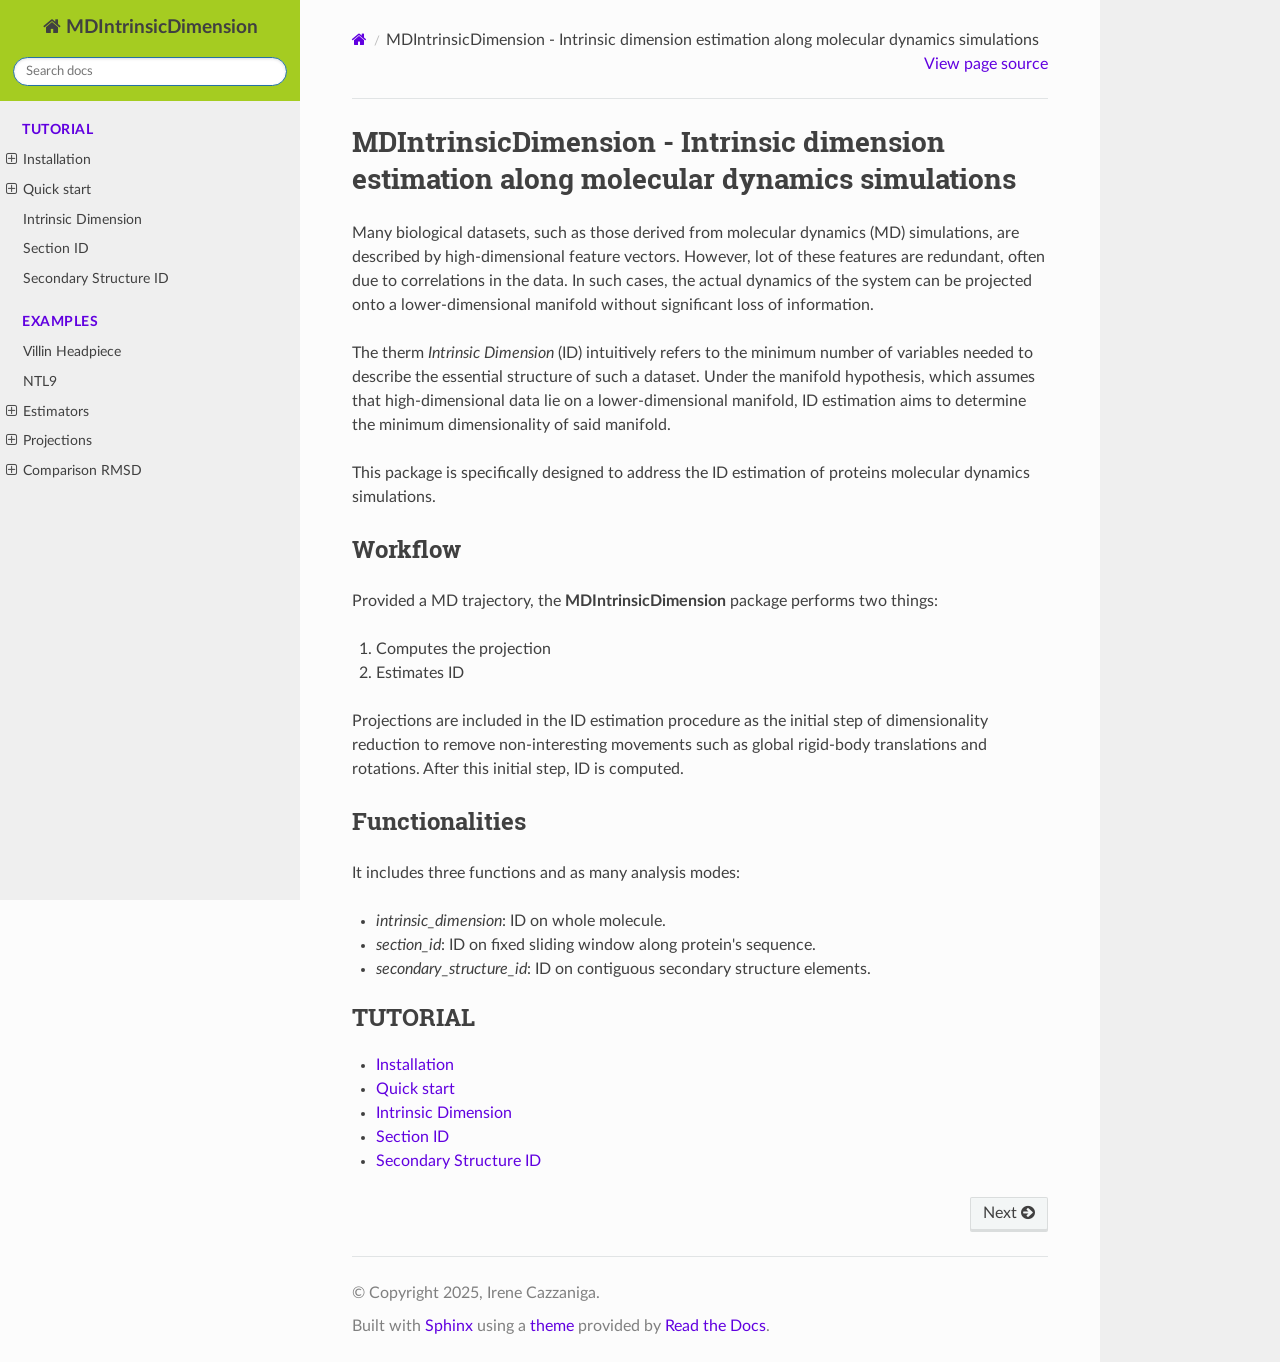
<file: index.html>
<!DOCTYPE html>
<html class="writer-html5" lang="English" data-content_root="./">
<head>
  <meta charset="utf-8" /><meta name="viewport" content="width=device-width, initial-scale=1" />

  <meta name="viewport" content="width=device-width, initial-scale=1.0" />
  <title>MDIntrinsicDimension - Intrinsic dimension estimation along molecular dynamics simulations &mdash; MDIntrinsicDimension 0.1.0 documentation</title>
      <link rel="stylesheet" type="text/css" href="_static/pygments.css?v=b86133f3" />
      <link rel="stylesheet" type="text/css" href="_static/css/theme.css?v=e59714d7" />
      <link rel="stylesheet" type="text/css" href="_static/mystnb.8ecb98da25f57f5357bf6f572d296f466b2cfe2517ffebfabe82451661e28f02.css" />
      <link rel="stylesheet" type="text/css" href="_static/custom.css?v=3e66a7f4" />

  
      <script src="_static/jquery.js?v=5d32c60e"></script>
      <script src="_static/_sphinx_javascript_frameworks_compat.js?v=2cd50e6c"></script>
      <script src="_static/documentation_options.js?v=76184ce0"></script>
      <script src="_static/doctools.js?v=9bcbadda"></script>
      <script src="_static/sphinx_highlight.js?v=dc90522c"></script>
    <script src="_static/js/theme.js"></script>
    <link rel="index" title="Index" href="genindex.html" />
    <link rel="search" title="Search" href="search.html" />
    <link rel="next" title="Installation" href="installation.html" /> 
</head>

<body class="wy-body-for-nav"> 
  <div class="wy-grid-for-nav">
    <nav data-toggle="wy-nav-shift" class="wy-nav-side">
      <div class="wy-side-scroll">
        <div class="wy-side-nav-search"  style="background: #ceff99" >

          
          
          <a href="#" class="icon icon-home">
            MDIntrinsicDimension
          </a>
<div role="search">
  <form id="rtd-search-form" class="wy-form" action="search.html" method="get">
    <input type="text" name="q" placeholder="Search docs" aria-label="Search docs" />
    <input type="hidden" name="check_keywords" value="yes" />
    <input type="hidden" name="area" value="default" />
  </form>
</div>
        </div><div class="wy-menu wy-menu-vertical" data-spy="affix" role="navigation" aria-label="Navigation menu">
              <p class="caption" role="heading"><span class="caption-text">TUTORIAL</span></p>
<ul>
<li class="toctree-l1"><a class="reference internal" href="installation.html">Installation</a><ul>
<li class="toctree-l2"><a class="reference internal" href="installation.html#dependencies">Dependencies</a></li>
</ul>
</li>
<li class="toctree-l1"><a class="reference internal" href="quickstart.html">Quick start</a><ul>
<li class="toctree-l2"><a class="reference internal" href="quickstart.html#basic-usange">Basic Usange</a></li>
<li class="toctree-l2"><a class="reference internal" href="quickstart.html#file-format-compatibility">File Format Compatibility</a></li>
<li class="toctree-l2"><a class="reference internal" href="quickstart.html#non-basic-usage">Non-basic usage</a></li>
</ul>
</li>
<li class="toctree-l1"><a class="reference internal" href="villin_data.html">Intrinsic Dimension</a></li>
<li class="toctree-l1"><a class="reference internal" href="villin_data.html#section-id">Section ID</a></li>
<li class="toctree-l1"><a class="reference internal" href="villin_data.html#secondary-structure-id">Secondary Structure ID</a></li>
</ul>
<p class="caption" role="heading"><span class="caption-text">EXAMPLES</span></p>
<ul>
<li class="toctree-l1"><a class="reference internal" href="villin_plots.html">Villin Headpiece <br></a></li>
<li class="toctree-l1"><a class="reference internal" href="NTL9_plots.html">NTL9 <br></a></li>
<li class="toctree-l1"><a class="reference internal" href="estimators.html">Estimators</a><ul>
<li class="toctree-l2"><a class="reference internal" href="estimators.html#villin">Villin</a></li>
<li class="toctree-l2"><a class="reference internal" href="estimators.html#ntl9">NTL9</a></li>
</ul>
</li>
<li class="toctree-l1"><a class="reference internal" href="projections.html">Projections</a><ul>
<li class="toctree-l2"><a class="reference internal" href="projections.html#villin">Villin</a></li>
<li class="toctree-l2"><a class="reference internal" href="projections.html#ntl9">NTL9</a></li>
</ul>
</li>
<li class="toctree-l1"><a class="reference internal" href="rmsd.html">Comparison RMSD</a><ul>
<li class="toctree-l2"><a class="reference internal" href="rmsd.html#villin">Villin</a></li>
<li class="toctree-l2"><a class="reference internal" href="rmsd.html#ntl9">NTL9</a></li>
</ul>
</li>
</ul>

        </div>
      </div>
    </nav>

    <section data-toggle="wy-nav-shift" class="wy-nav-content-wrap"><nav class="wy-nav-top" aria-label="Mobile navigation menu"  style="background: #ceff99" >
          <i data-toggle="wy-nav-top" class="fa fa-bars"></i>
          <a href="#">MDIntrinsicDimension</a>
      </nav>

      <div class="wy-nav-content">
        <div class="rst-content style-external-links">
          <div role="navigation" aria-label="Page navigation">
  <ul class="wy-breadcrumbs">
      <li><a href="#" class="icon icon-home" aria-label="Home"></a></li>
      <li class="breadcrumb-item active">MDIntrinsicDimension - Intrinsic dimension estimation along molecular dynamics simulations</li>
      <li class="wy-breadcrumbs-aside">
            <a href="_sources/index.rst.txt" rel="nofollow"> View page source</a>
      </li>
  </ul>
  <hr/>
</div>
          <div role="main" class="document" itemscope="itemscope" itemtype="http://schema.org/Article">
           <div itemprop="articleBody">
             
  <section id="mdintrinsicdimension-intrinsic-dimension-estimation-along-molecular-dynamics-simulations">
<h1>MDIntrinsicDimension - Intrinsic dimension estimation along molecular dynamics simulations<a class="headerlink" href="#mdintrinsicdimension-intrinsic-dimension-estimation-along-molecular-dynamics-simulations" title="Link to this heading"></a></h1>
<p>Many biological datasets, such as those derived from molecular dynamics (MD) simulations, are described by high-dimensional feature vectors.
However, lot of these features are redundant, often due to correlations in the data.
In such cases, the actual dynamics of the system can be projected onto a lower-dimensional manifold without significant loss of information.</p>
<p>The therm <em>Intrinsic Dimension</em> (ID) intuitively refers to the minimum number of variables needed to describe the essential structure of such a dataset.
Under the manifold hypothesis, which assumes that high-dimensional data lie on a lower-dimensional manifold, ID estimation aims to determine the minimum dimensionality of said manifold.</p>
<p>This package is specifically designed to address the ID estimation of proteins molecular dynamics simulations.</p>
<section id="workflow">
<h2>Workflow<a class="headerlink" href="#workflow" title="Link to this heading"></a></h2>
<p>Provided a MD trajectory, the <strong>MDIntrinsicDimension</strong> package performs two things:</p>
<ol class="arabic simple">
<li><p>Computes the projection</p></li>
<li><p>Estimates ID</p></li>
</ol>
<p>Projections are included in the ID estimation procedure as the initial step of dimensionality reduction to remove non-interesting movements such as global rigid-body translations and rotations.
After this initial step, ID is computed.</p>
</section>
<section id="functionalities">
<h2>Functionalities<a class="headerlink" href="#functionalities" title="Link to this heading"></a></h2>
<p>It includes three functions and as many analysis modes:</p>
<ul class="simple">
<li><p><cite>intrinsic_dimension</cite>: ID on whole molecule.</p></li>
<li><p><cite>section_id</cite>: ID on fixed sliding window along protein's sequence.</p></li>
<li><p><cite>secondary_structure_id</cite>: ID on contiguous secondary structure elements.</p></li>
</ul>
<div class="toctree-wrapper compound">
<p class="caption" role="heading"><span class="caption-text">TUTORIAL</span></p>
<ul>
<li class="toctree-l1"><a class="reference internal" href="installation.html">Installation</a></li>
<li class="toctree-l1"><a class="reference internal" href="quickstart.html">Quick start</a></li>
<li class="toctree-l1"><a class="reference internal" href="villin_data.html">Intrinsic Dimension</a></li>
<li class="toctree-l1"><a class="reference internal" href="villin_data.html#section-id">Section ID</a></li>
<li class="toctree-l1"><a class="reference internal" href="villin_data.html#secondary-structure-id">Secondary Structure ID</a></li>
</ul>
</div>
<div class="toctree-wrapper compound">
</div>
</section>
</section>


           </div>
          </div>
          <footer><div class="rst-footer-buttons" role="navigation" aria-label="Footer">
        <a href="installation.html" class="btn btn-neutral float-right" title="Installation" accesskey="n" rel="next">Next <span class="fa fa-arrow-circle-right" aria-hidden="true"></span></a>
    </div>

  <hr/>

  <div role="contentinfo">
    <p>&#169; Copyright 2025, Irene Cazzaniga.</p>
  </div>

  Built with <a href="https://www.sphinx-doc.org/">Sphinx</a> using a
    <a href="https://github.com/readthedocs/sphinx_rtd_theme">theme</a>
    provided by <a href="https://readthedocs.org">Read the Docs</a>.
   

</footer>
        </div>
      </div>
    </section>
  </div>
  <script>
      jQuery(function () {
          SphinxRtdTheme.Navigation.enable(false);
      });
  </script>
    <!-- Theme Analytics -->
    <script async src="https://www.googletagmanager.com/gtag/js?id=G-XXXXXXXXXX"></script>
    <script>
      window.dataLayer = window.dataLayer || [];
      function gtag(){dataLayer.push(arguments);}
      gtag('js', new Date());

      gtag('config', 'G-XXXXXXXXXX', {
          'anonymize_ip': false,
      });
    </script> 

</body>
</html>
</file>
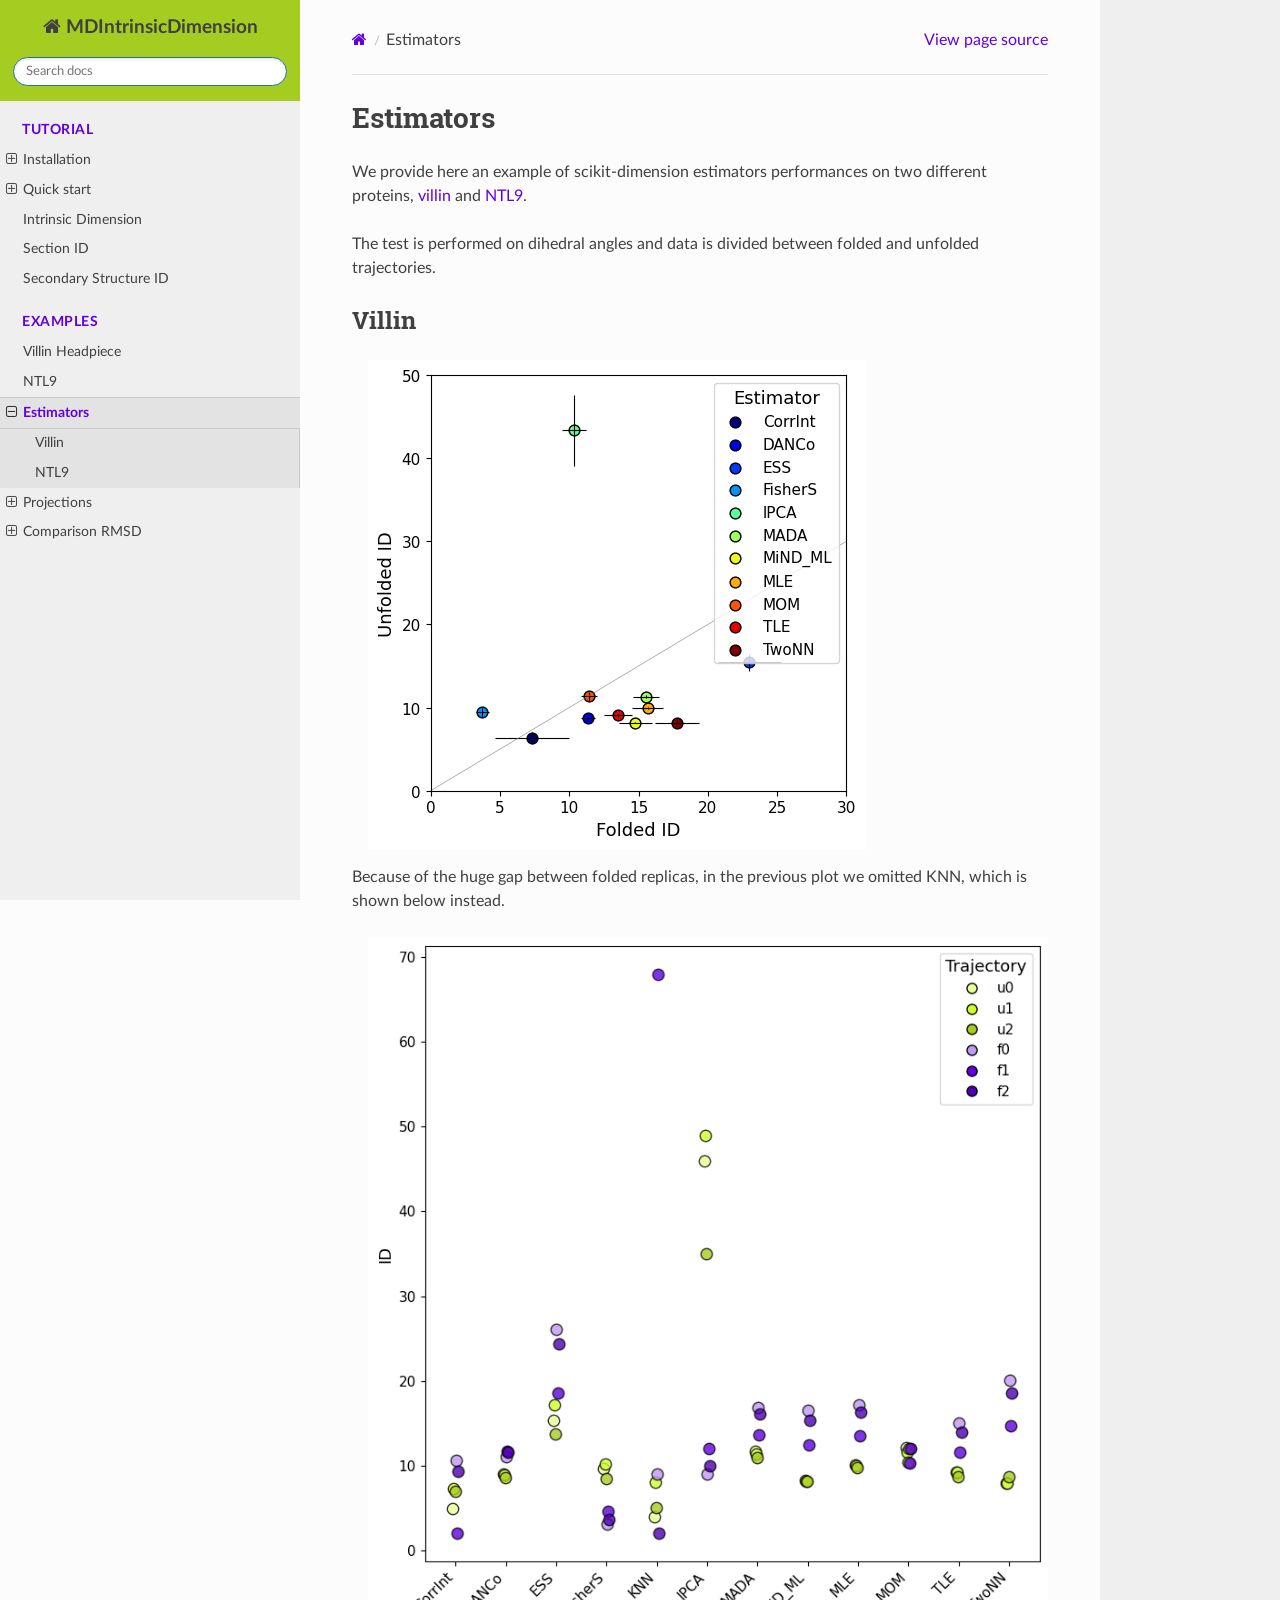
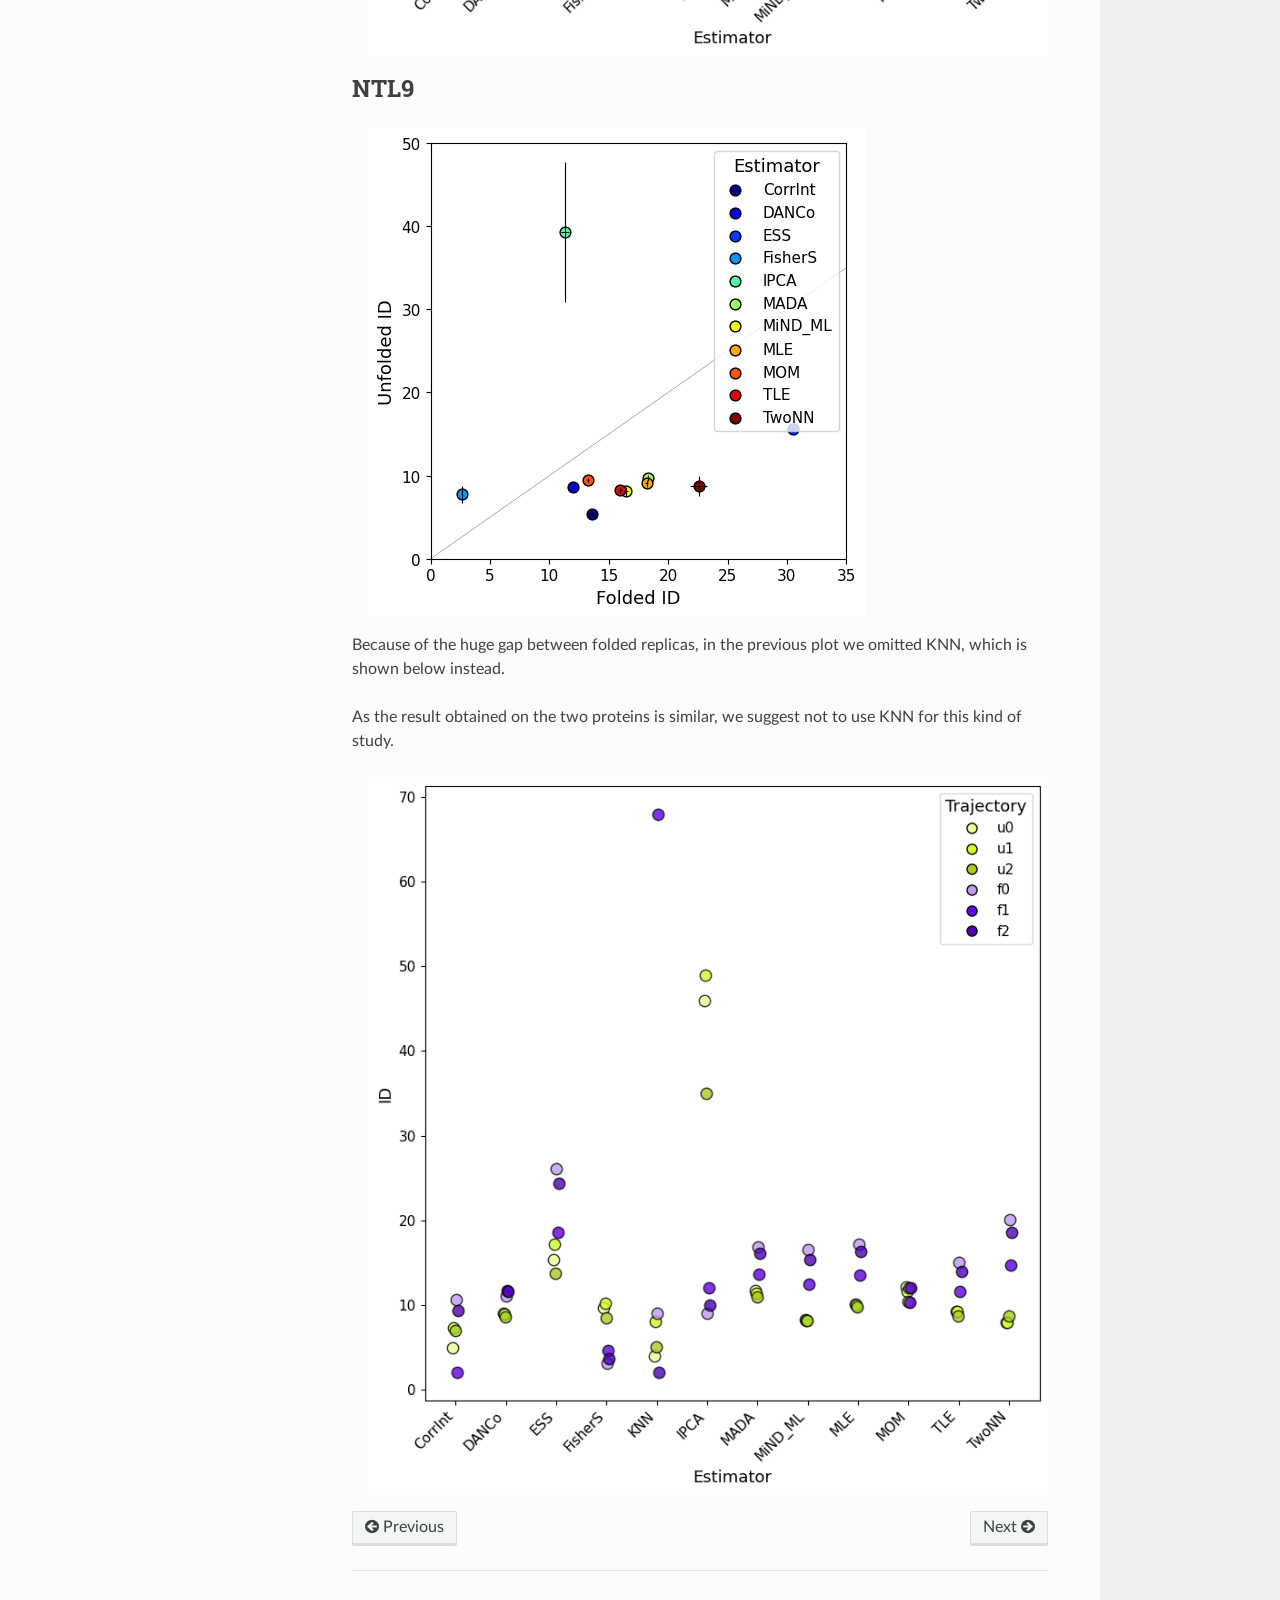
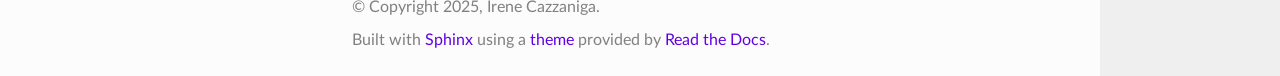
<file: estimators.html>
<!DOCTYPE html>
<html class="writer-html5" lang="English" data-content_root="./">
<head>
  <meta charset="utf-8" /><meta name="viewport" content="width=device-width, initial-scale=1" />

  <meta name="viewport" content="width=device-width, initial-scale=1.0" />
  <title>Estimators &mdash; MDIntrinsicDimension 0.1.0 documentation</title>
      <link rel="stylesheet" type="text/css" href="_static/pygments.css?v=b86133f3" />
      <link rel="stylesheet" type="text/css" href="_static/css/theme.css?v=e59714d7" />
      <link rel="stylesheet" type="text/css" href="_static/mystnb.8ecb98da25f57f5357bf6f572d296f466b2cfe2517ffebfabe82451661e28f02.css" />
      <link rel="stylesheet" type="text/css" href="_static/custom.css?v=3e66a7f4" />

  
      <script src="_static/jquery.js?v=5d32c60e"></script>
      <script src="_static/_sphinx_javascript_frameworks_compat.js?v=2cd50e6c"></script>
      <script src="_static/documentation_options.js?v=76184ce0"></script>
      <script src="_static/doctools.js?v=9bcbadda"></script>
      <script src="_static/sphinx_highlight.js?v=dc90522c"></script>
    <script src="_static/js/theme.js"></script>
    <link rel="index" title="Index" href="genindex.html" />
    <link rel="search" title="Search" href="search.html" />
    <link rel="next" title="Projections" href="projections.html" />
    <link rel="prev" title="NTL9" href="NTL9_plots.html" /> 
</head>

<body class="wy-body-for-nav"> 
  <div class="wy-grid-for-nav">
    <nav data-toggle="wy-nav-shift" class="wy-nav-side">
      <div class="wy-side-scroll">
        <div class="wy-side-nav-search"  style="background: #ceff99" >

          
          
          <a href="index.html" class="icon icon-home">
            MDIntrinsicDimension
          </a>
<div role="search">
  <form id="rtd-search-form" class="wy-form" action="search.html" method="get">
    <input type="text" name="q" placeholder="Search docs" aria-label="Search docs" />
    <input type="hidden" name="check_keywords" value="yes" />
    <input type="hidden" name="area" value="default" />
  </form>
</div>
        </div><div class="wy-menu wy-menu-vertical" data-spy="affix" role="navigation" aria-label="Navigation menu">
              <p class="caption" role="heading"><span class="caption-text">TUTORIAL</span></p>
<ul>
<li class="toctree-l1"><a class="reference internal" href="installation.html">Installation</a><ul>
<li class="toctree-l2"><a class="reference internal" href="installation.html#dependencies">Dependencies</a></li>
</ul>
</li>
<li class="toctree-l1"><a class="reference internal" href="quickstart.html">Quick start</a><ul>
<li class="toctree-l2"><a class="reference internal" href="quickstart.html#basic-usange">Basic Usange</a></li>
<li class="toctree-l2"><a class="reference internal" href="quickstart.html#file-format-compatibility">File Format Compatibility</a></li>
<li class="toctree-l2"><a class="reference internal" href="quickstart.html#non-basic-usage">Non-basic usage</a></li>
</ul>
</li>
<li class="toctree-l1"><a class="reference internal" href="villin_data.html">Intrinsic Dimension</a></li>
<li class="toctree-l1"><a class="reference internal" href="villin_data.html#section-id">Section ID</a></li>
<li class="toctree-l1"><a class="reference internal" href="villin_data.html#secondary-structure-id">Secondary Structure ID</a></li>
</ul>
<p class="caption" role="heading"><span class="caption-text">EXAMPLES</span></p>
<ul class="current">
<li class="toctree-l1"><a class="reference internal" href="villin_plots.html">Villin Headpiece <br></a></li>
<li class="toctree-l1"><a class="reference internal" href="NTL9_plots.html">NTL9 <br></a></li>
<li class="toctree-l1 current"><a class="current reference internal" href="#">Estimators</a><ul>
<li class="toctree-l2"><a class="reference internal" href="#villin">Villin</a></li>
<li class="toctree-l2"><a class="reference internal" href="#ntl9">NTL9</a></li>
</ul>
</li>
<li class="toctree-l1"><a class="reference internal" href="projections.html">Projections</a><ul>
<li class="toctree-l2"><a class="reference internal" href="projections.html#villin">Villin</a></li>
<li class="toctree-l2"><a class="reference internal" href="projections.html#ntl9">NTL9</a></li>
</ul>
</li>
<li class="toctree-l1"><a class="reference internal" href="rmsd.html">Comparison RMSD</a><ul>
<li class="toctree-l2"><a class="reference internal" href="rmsd.html#villin">Villin</a></li>
<li class="toctree-l2"><a class="reference internal" href="rmsd.html#ntl9">NTL9</a></li>
</ul>
</li>
</ul>

        </div>
      </div>
    </nav>

    <section data-toggle="wy-nav-shift" class="wy-nav-content-wrap"><nav class="wy-nav-top" aria-label="Mobile navigation menu"  style="background: #ceff99" >
          <i data-toggle="wy-nav-top" class="fa fa-bars"></i>
          <a href="index.html">MDIntrinsicDimension</a>
      </nav>

      <div class="wy-nav-content">
        <div class="rst-content style-external-links">
          <div role="navigation" aria-label="Page navigation">
  <ul class="wy-breadcrumbs">
      <li><a href="index.html" class="icon icon-home" aria-label="Home"></a></li>
      <li class="breadcrumb-item active">Estimators</li>
      <li class="wy-breadcrumbs-aside">
            <a href="_sources/estimators.ipynb.txt" rel="nofollow"> View page source</a>
      </li>
  </ul>
  <hr/>
</div>
          <div role="main" class="document" itemscope="itemscope" itemtype="http://schema.org/Article">
           <div itemprop="articleBody">
             
  <section id="estimators">
<h1>Estimators<a class="headerlink" href="#estimators" title="Link to this heading"></a></h1>
<p>We provide here an example of scikit-dimension estimators performances on two different proteins, <a class="reference internal" href="#villin"><span class="xref myst">villin</span></a> and <a class="reference internal" href="#ntl9"><span class="xref myst">NTL9</span></a>.</p>
<p>The test is performed on dihedral angles and data is divided between folded and unfolded trajectories.</p>
<section id="villin">
<h2>Villin<a class="headerlink" href="#villin" title="Link to this heading"></a></h2>
<div class="cell tag_remove-input docutils container">
<div class="cell_output docutils container">
<img alt="_images/4ab941ea9d5e85e813fe819a3a09d74d5dc198cba63dc0fe8b95f9ded02de328.png" src="_images/4ab941ea9d5e85e813fe819a3a09d74d5dc198cba63dc0fe8b95f9ded02de328.png" />
</div>
</div>
<p>Because of the huge gap between folded replicas, in the previous plot we omitted KNN, which is shown below instead.</p>
<div class="cell tag_remove-input docutils container">
<div class="cell_output docutils container">
<img alt="_images/083416412e3d345c55fde9eaa25655784e4ad69b880b05ed7f10bcc2985f9df9.png" src="_images/083416412e3d345c55fde9eaa25655784e4ad69b880b05ed7f10bcc2985f9df9.png" />
</div>
</div>
</section>
<section id="ntl9">
<h2>NTL9<a class="headerlink" href="#ntl9" title="Link to this heading"></a></h2>
<div class="cell tag_remove-input docutils container">
<div class="cell_output docutils container">
<img alt="_images/a8f62f126f96af417ff7f368667ff6f79641dd68bf29ed752f71151844d1404c.png" src="_images/a8f62f126f96af417ff7f368667ff6f79641dd68bf29ed752f71151844d1404c.png" />
</div>
</div>
<p>Because of the huge gap between folded replicas, in the previous plot we omitted KNN, which is shown below instead.</p>
<p>As the result obtained on the two proteins is similar, we suggest not to use KNN for this kind of study.</p>
<div class="cell tag_remove-input docutils container">
<div class="cell_output docutils container">
<img alt="_images/083416412e3d345c55fde9eaa25655784e4ad69b880b05ed7f10bcc2985f9df9.png" src="_images/083416412e3d345c55fde9eaa25655784e4ad69b880b05ed7f10bcc2985f9df9.png" />
</div>
</div>
</section>
</section>


           </div>
          </div>
          <footer><div class="rst-footer-buttons" role="navigation" aria-label="Footer">
        <a href="NTL9_plots.html" class="btn btn-neutral float-left" title="NTL9" accesskey="p" rel="prev"><span class="fa fa-arrow-circle-left" aria-hidden="true"></span> Previous</a>
        <a href="projections.html" class="btn btn-neutral float-right" title="Projections" accesskey="n" rel="next">Next <span class="fa fa-arrow-circle-right" aria-hidden="true"></span></a>
    </div>

  <hr/>

  <div role="contentinfo">
    <p>&#169; Copyright 2025, Irene Cazzaniga.</p>
  </div>

  Built with <a href="https://www.sphinx-doc.org/">Sphinx</a> using a
    <a href="https://github.com/readthedocs/sphinx_rtd_theme">theme</a>
    provided by <a href="https://readthedocs.org">Read the Docs</a>.
   

</footer>
        </div>
      </div>
    </section>
  </div>
  <script>
      jQuery(function () {
          SphinxRtdTheme.Navigation.enable(false);
      });
  </script>
    <!-- Theme Analytics -->
    <script async src="https://www.googletagmanager.com/gtag/js?id=G-XXXXXXXXXX"></script>
    <script>
      window.dataLayer = window.dataLayer || [];
      function gtag(){dataLayer.push(arguments);}
      gtag('js', new Date());

      gtag('config', 'G-XXXXXXXXXX', {
          'anonymize_ip': false,
      });
    </script> 

</body>
</html>
</file>
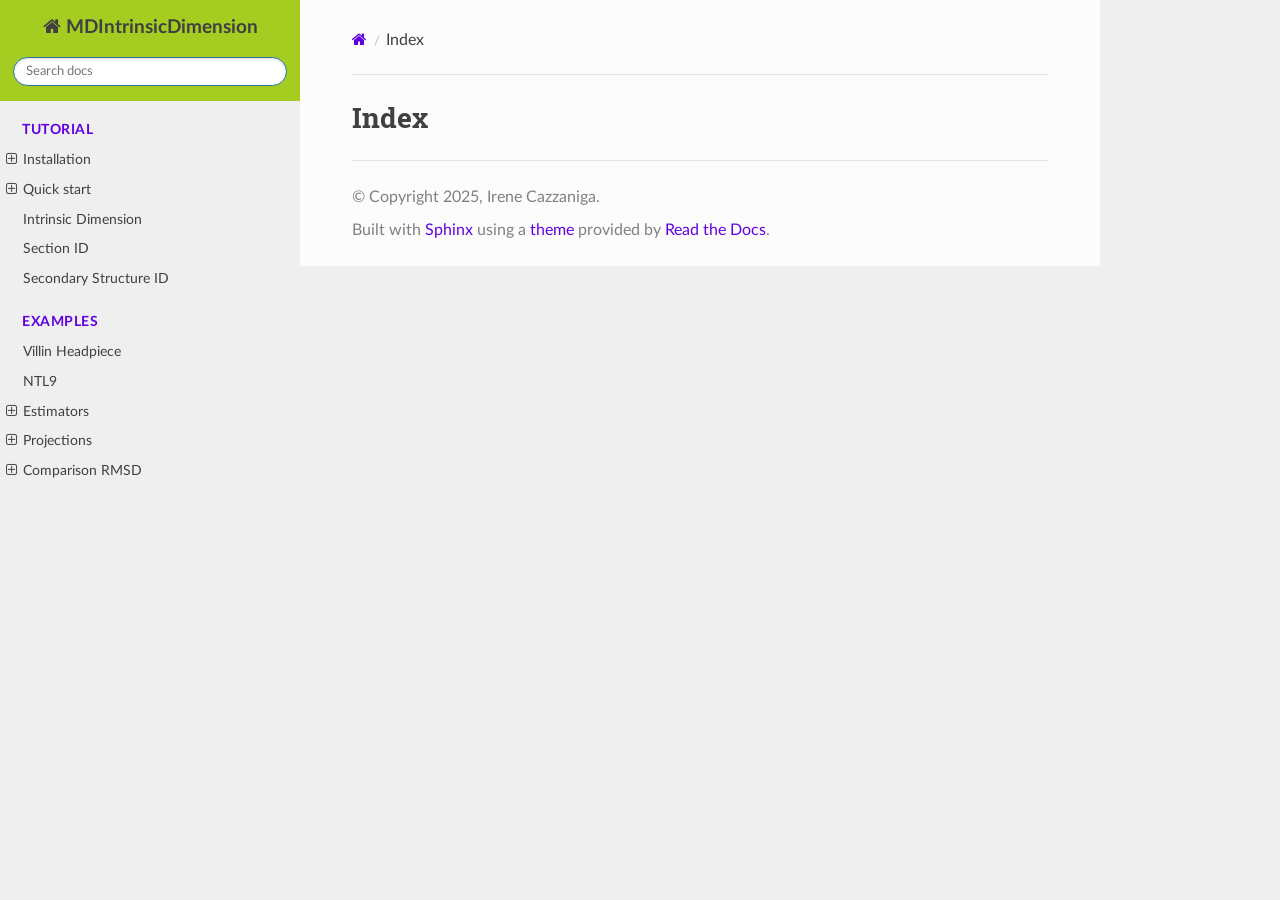
<file: genindex.html>
<!DOCTYPE html>
<html class="writer-html5" lang="English" data-content_root="./">
<head>
  <meta charset="utf-8" />
  <meta name="viewport" content="width=device-width, initial-scale=1.0" />
  <title>Index &mdash; MDIntrinsicDimension 0.1.0 documentation</title>
      <link rel="stylesheet" type="text/css" href="_static/pygments.css?v=b86133f3" />
      <link rel="stylesheet" type="text/css" href="_static/css/theme.css?v=e59714d7" />
      <link rel="stylesheet" type="text/css" href="_static/mystnb.8ecb98da25f57f5357bf6f572d296f466b2cfe2517ffebfabe82451661e28f02.css" />
      <link rel="stylesheet" type="text/css" href="_static/custom.css?v=3e66a7f4" />

  
      <script src="_static/jquery.js?v=5d32c60e"></script>
      <script src="_static/_sphinx_javascript_frameworks_compat.js?v=2cd50e6c"></script>
      <script src="_static/documentation_options.js?v=76184ce0"></script>
      <script src="_static/doctools.js?v=9bcbadda"></script>
      <script src="_static/sphinx_highlight.js?v=dc90522c"></script>
    <script src="_static/js/theme.js"></script>
    <link rel="index" title="Index" href="#" />
    <link rel="search" title="Search" href="search.html" /> 
</head>

<body class="wy-body-for-nav"> 
  <div class="wy-grid-for-nav">
    <nav data-toggle="wy-nav-shift" class="wy-nav-side">
      <div class="wy-side-scroll">
        <div class="wy-side-nav-search"  style="background: #ceff99" >

          
          
          <a href="index.html" class="icon icon-home">
            MDIntrinsicDimension
          </a>
<div role="search">
  <form id="rtd-search-form" class="wy-form" action="search.html" method="get">
    <input type="text" name="q" placeholder="Search docs" aria-label="Search docs" />
    <input type="hidden" name="check_keywords" value="yes" />
    <input type="hidden" name="area" value="default" />
  </form>
</div>
        </div><div class="wy-menu wy-menu-vertical" data-spy="affix" role="navigation" aria-label="Navigation menu">
              <p class="caption" role="heading"><span class="caption-text">TUTORIAL</span></p>
<ul>
<li class="toctree-l1"><a class="reference internal" href="installation.html">Installation</a><ul>
<li class="toctree-l2"><a class="reference internal" href="installation.html#dependencies">Dependencies</a></li>
</ul>
</li>
<li class="toctree-l1"><a class="reference internal" href="quickstart.html">Quick start</a><ul>
<li class="toctree-l2"><a class="reference internal" href="quickstart.html#basic-usange">Basic Usange</a></li>
<li class="toctree-l2"><a class="reference internal" href="quickstart.html#file-format-compatibility">File Format Compatibility</a></li>
<li class="toctree-l2"><a class="reference internal" href="quickstart.html#non-basic-usage">Non-basic usage</a></li>
</ul>
</li>
<li class="toctree-l1"><a class="reference internal" href="villin_data.html">Intrinsic Dimension</a></li>
<li class="toctree-l1"><a class="reference internal" href="villin_data.html#section-id">Section ID</a></li>
<li class="toctree-l1"><a class="reference internal" href="villin_data.html#secondary-structure-id">Secondary Structure ID</a></li>
</ul>
<p class="caption" role="heading"><span class="caption-text">EXAMPLES</span></p>
<ul>
<li class="toctree-l1"><a class="reference internal" href="villin_plots.html">Villin Headpiece <br></a></li>
<li class="toctree-l1"><a class="reference internal" href="NTL9_plots.html">NTL9 <br></a></li>
<li class="toctree-l1"><a class="reference internal" href="estimators.html">Estimators</a><ul>
<li class="toctree-l2"><a class="reference internal" href="estimators.html#villin">Villin</a></li>
<li class="toctree-l2"><a class="reference internal" href="estimators.html#ntl9">NTL9</a></li>
</ul>
</li>
<li class="toctree-l1"><a class="reference internal" href="projections.html">Projections</a><ul>
<li class="toctree-l2"><a class="reference internal" href="projections.html#villin">Villin</a></li>
<li class="toctree-l2"><a class="reference internal" href="projections.html#ntl9">NTL9</a></li>
</ul>
</li>
<li class="toctree-l1"><a class="reference internal" href="rmsd.html">Comparison RMSD</a><ul>
<li class="toctree-l2"><a class="reference internal" href="rmsd.html#villin">Villin</a></li>
<li class="toctree-l2"><a class="reference internal" href="rmsd.html#ntl9">NTL9</a></li>
</ul>
</li>
</ul>

        </div>
      </div>
    </nav>

    <section data-toggle="wy-nav-shift" class="wy-nav-content-wrap"><nav class="wy-nav-top" aria-label="Mobile navigation menu"  style="background: #ceff99" >
          <i data-toggle="wy-nav-top" class="fa fa-bars"></i>
          <a href="index.html">MDIntrinsicDimension</a>
      </nav>

      <div class="wy-nav-content">
        <div class="rst-content style-external-links">
          <div role="navigation" aria-label="Page navigation">
  <ul class="wy-breadcrumbs">
      <li><a href="index.html" class="icon icon-home" aria-label="Home"></a></li>
      <li class="breadcrumb-item active">Index</li>
      <li class="wy-breadcrumbs-aside">
      </li>
  </ul>
  <hr/>
</div>
          <div role="main" class="document" itemscope="itemscope" itemtype="http://schema.org/Article">
           <div itemprop="articleBody">
             

<h1 id="index">Index</h1>

<div class="genindex-jumpbox">
 
</div>


           </div>
          </div>
          <footer>

  <hr/>

  <div role="contentinfo">
    <p>&#169; Copyright 2025, Irene Cazzaniga.</p>
  </div>

  Built with <a href="https://www.sphinx-doc.org/">Sphinx</a> using a
    <a href="https://github.com/readthedocs/sphinx_rtd_theme">theme</a>
    provided by <a href="https://readthedocs.org">Read the Docs</a>.
   

</footer>
        </div>
      </div>
    </section>
  </div>
  <script>
      jQuery(function () {
          SphinxRtdTheme.Navigation.enable(false);
      });
  </script>
    <!-- Theme Analytics -->
    <script async src="https://www.googletagmanager.com/gtag/js?id=G-XXXXXXXXXX"></script>
    <script>
      window.dataLayer = window.dataLayer || [];
      function gtag(){dataLayer.push(arguments);}
      gtag('js', new Date());

      gtag('config', 'G-XXXXXXXXXX', {
          'anonymize_ip': false,
      });
    </script> 

</body>
</html>
</file>
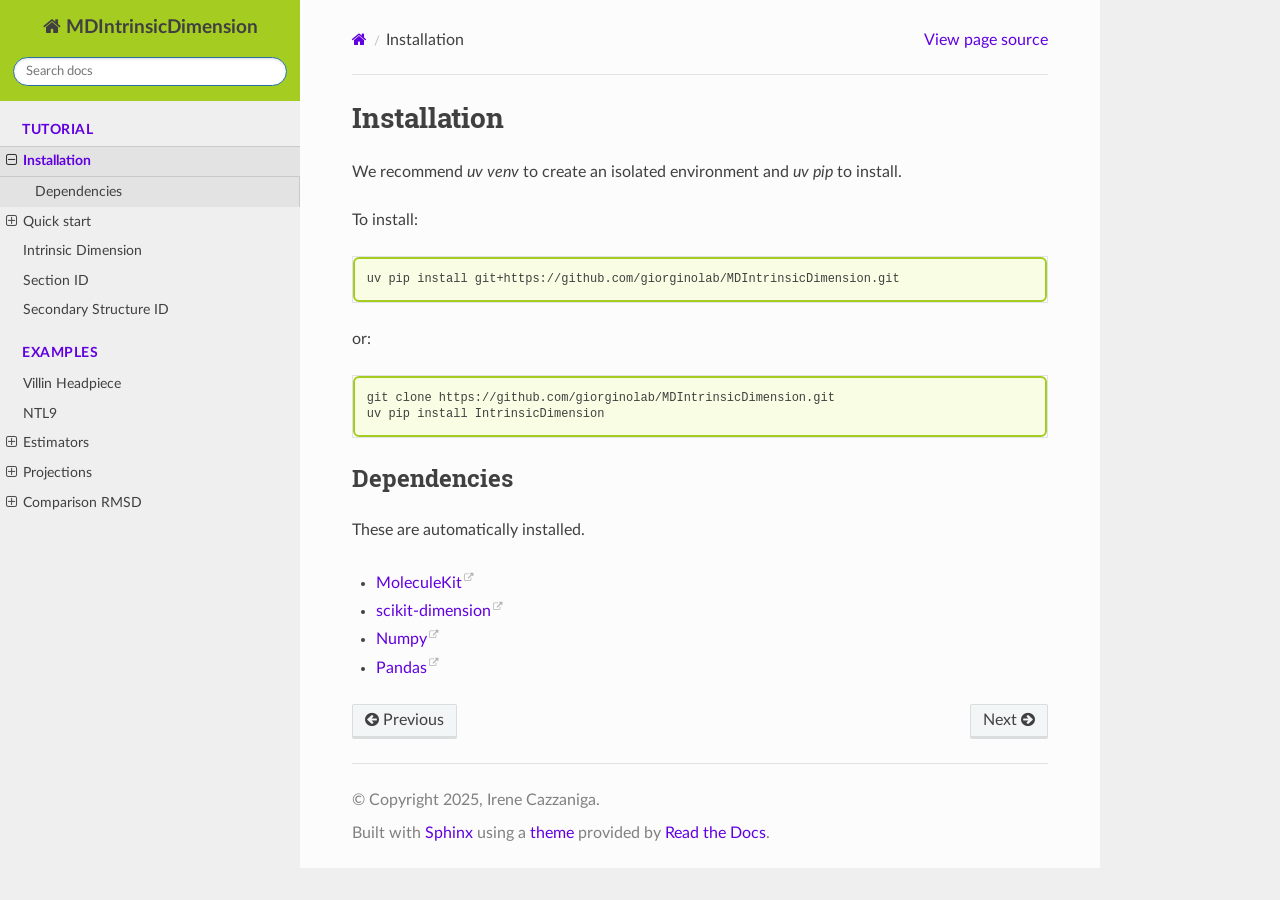
<file: installation.html>
<!DOCTYPE html>
<html class="writer-html5" lang="English" data-content_root="./">
<head>
  <meta charset="utf-8" /><meta name="viewport" content="width=device-width, initial-scale=1" />

  <meta name="viewport" content="width=device-width, initial-scale=1.0" />
  <title>Installation &mdash; MDIntrinsicDimension 0.1.0 documentation</title>
      <link rel="stylesheet" type="text/css" href="_static/pygments.css?v=b86133f3" />
      <link rel="stylesheet" type="text/css" href="_static/css/theme.css?v=e59714d7" />
      <link rel="stylesheet" type="text/css" href="_static/mystnb.8ecb98da25f57f5357bf6f572d296f466b2cfe2517ffebfabe82451661e28f02.css" />
      <link rel="stylesheet" type="text/css" href="_static/custom.css?v=3e66a7f4" />

  
      <script src="_static/jquery.js?v=5d32c60e"></script>
      <script src="_static/_sphinx_javascript_frameworks_compat.js?v=2cd50e6c"></script>
      <script src="_static/documentation_options.js?v=76184ce0"></script>
      <script src="_static/doctools.js?v=9bcbadda"></script>
      <script src="_static/sphinx_highlight.js?v=dc90522c"></script>
    <script src="_static/js/theme.js"></script>
    <link rel="index" title="Index" href="genindex.html" />
    <link rel="search" title="Search" href="search.html" />
    <link rel="next" title="Quick start" href="quickstart.html" />
    <link rel="prev" title="MDIntrinsicDimension - Intrinsic dimension estimation along molecular dynamics simulations" href="index.html" /> 
</head>

<body class="wy-body-for-nav"> 
  <div class="wy-grid-for-nav">
    <nav data-toggle="wy-nav-shift" class="wy-nav-side">
      <div class="wy-side-scroll">
        <div class="wy-side-nav-search"  style="background: #ceff99" >

          
          
          <a href="index.html" class="icon icon-home">
            MDIntrinsicDimension
          </a>
<div role="search">
  <form id="rtd-search-form" class="wy-form" action="search.html" method="get">
    <input type="text" name="q" placeholder="Search docs" aria-label="Search docs" />
    <input type="hidden" name="check_keywords" value="yes" />
    <input type="hidden" name="area" value="default" />
  </form>
</div>
        </div><div class="wy-menu wy-menu-vertical" data-spy="affix" role="navigation" aria-label="Navigation menu">
              <p class="caption" role="heading"><span class="caption-text">TUTORIAL</span></p>
<ul class="current">
<li class="toctree-l1 current"><a class="current reference internal" href="#">Installation</a><ul>
<li class="toctree-l2"><a class="reference internal" href="#dependencies">Dependencies</a></li>
</ul>
</li>
<li class="toctree-l1"><a class="reference internal" href="quickstart.html">Quick start</a><ul>
<li class="toctree-l2"><a class="reference internal" href="quickstart.html#basic-usange">Basic Usange</a></li>
<li class="toctree-l2"><a class="reference internal" href="quickstart.html#file-format-compatibility">File Format Compatibility</a></li>
<li class="toctree-l2"><a class="reference internal" href="quickstart.html#non-basic-usage">Non-basic usage</a></li>
</ul>
</li>
<li class="toctree-l1"><a class="reference internal" href="villin_data.html">Intrinsic Dimension</a></li>
<li class="toctree-l1"><a class="reference internal" href="villin_data.html#section-id">Section ID</a></li>
<li class="toctree-l1"><a class="reference internal" href="villin_data.html#secondary-structure-id">Secondary Structure ID</a></li>
</ul>
<p class="caption" role="heading"><span class="caption-text">EXAMPLES</span></p>
<ul>
<li class="toctree-l1"><a class="reference internal" href="villin_plots.html">Villin Headpiece <br></a></li>
<li class="toctree-l1"><a class="reference internal" href="NTL9_plots.html">NTL9 <br></a></li>
<li class="toctree-l1"><a class="reference internal" href="estimators.html">Estimators</a><ul>
<li class="toctree-l2"><a class="reference internal" href="estimators.html#villin">Villin</a></li>
<li class="toctree-l2"><a class="reference internal" href="estimators.html#ntl9">NTL9</a></li>
</ul>
</li>
<li class="toctree-l1"><a class="reference internal" href="projections.html">Projections</a><ul>
<li class="toctree-l2"><a class="reference internal" href="projections.html#villin">Villin</a></li>
<li class="toctree-l2"><a class="reference internal" href="projections.html#ntl9">NTL9</a></li>
</ul>
</li>
<li class="toctree-l1"><a class="reference internal" href="rmsd.html">Comparison RMSD</a><ul>
<li class="toctree-l2"><a class="reference internal" href="rmsd.html#villin">Villin</a></li>
<li class="toctree-l2"><a class="reference internal" href="rmsd.html#ntl9">NTL9</a></li>
</ul>
</li>
</ul>

        </div>
      </div>
    </nav>

    <section data-toggle="wy-nav-shift" class="wy-nav-content-wrap"><nav class="wy-nav-top" aria-label="Mobile navigation menu"  style="background: #ceff99" >
          <i data-toggle="wy-nav-top" class="fa fa-bars"></i>
          <a href="index.html">MDIntrinsicDimension</a>
      </nav>

      <div class="wy-nav-content">
        <div class="rst-content style-external-links">
          <div role="navigation" aria-label="Page navigation">
  <ul class="wy-breadcrumbs">
      <li><a href="index.html" class="icon icon-home" aria-label="Home"></a></li>
      <li class="breadcrumb-item active">Installation</li>
      <li class="wy-breadcrumbs-aside">
            <a href="_sources/installation.rst.txt" rel="nofollow"> View page source</a>
      </li>
  </ul>
  <hr/>
</div>
          <div role="main" class="document" itemscope="itemscope" itemtype="http://schema.org/Article">
           <div itemprop="articleBody">
             
  <section id="installation">
<h1>Installation<a class="headerlink" href="#installation" title="Link to this heading"></a></h1>
<p>We recommend <cite>uv venv</cite> to create an isolated environment and <cite>uv pip</cite> to install.</p>
<p>To install:</p>
<div class="highlight-bash notranslate"><div class="highlight"><pre><span></span>uv<span class="w"> </span>pip<span class="w"> </span>install<span class="w"> </span>git+https://github.com/giorginolab/MDIntrinsicDimension.git
</pre></div>
</div>
<p>or:</p>
<div class="highlight-bash notranslate"><div class="highlight"><pre><span></span>git<span class="w"> </span>clone<span class="w"> </span>https://github.com/giorginolab/MDIntrinsicDimension.git
uv<span class="w"> </span>pip<span class="w"> </span>install<span class="w"> </span>IntrinsicDimension
</pre></div>
</div>
<section id="dependencies">
<h2>Dependencies<a class="headerlink" href="#dependencies" title="Link to this heading"></a></h2>
<p>These are automatically installed.</p>
<ul class="simple">
<li><p><a class="reference external" href="https://software.acellera.com/moleculekit/">MoleculeKit</a></p></li>
<li><p><a class="reference external" href="https://scikit-dimension.readthedocs.io/en/latest/">scikit-dimension</a></p></li>
<li><p><a class="reference external" href="https://numpy.org/">Numpy</a></p></li>
<li><p><a class="reference external" href="https://pandas.pydata.org/">Pandas</a></p></li>
</ul>
</section>
</section>


           </div>
          </div>
          <footer><div class="rst-footer-buttons" role="navigation" aria-label="Footer">
        <a href="index.html" class="btn btn-neutral float-left" title="MDIntrinsicDimension - Intrinsic dimension estimation along molecular dynamics simulations" accesskey="p" rel="prev"><span class="fa fa-arrow-circle-left" aria-hidden="true"></span> Previous</a>
        <a href="quickstart.html" class="btn btn-neutral float-right" title="Quick start" accesskey="n" rel="next">Next <span class="fa fa-arrow-circle-right" aria-hidden="true"></span></a>
    </div>

  <hr/>

  <div role="contentinfo">
    <p>&#169; Copyright 2025, Irene Cazzaniga.</p>
  </div>

  Built with <a href="https://www.sphinx-doc.org/">Sphinx</a> using a
    <a href="https://github.com/readthedocs/sphinx_rtd_theme">theme</a>
    provided by <a href="https://readthedocs.org">Read the Docs</a>.
   

</footer>
        </div>
      </div>
    </section>
  </div>
  <script>
      jQuery(function () {
          SphinxRtdTheme.Navigation.enable(false);
      });
  </script>
    <!-- Theme Analytics -->
    <script async src="https://www.googletagmanager.com/gtag/js?id=G-XXXXXXXXXX"></script>
    <script>
      window.dataLayer = window.dataLayer || [];
      function gtag(){dataLayer.push(arguments);}
      gtag('js', new Date());

      gtag('config', 'G-XXXXXXXXXX', {
          'anonymize_ip': false,
      });
    </script> 

</body>
</html>
</file>
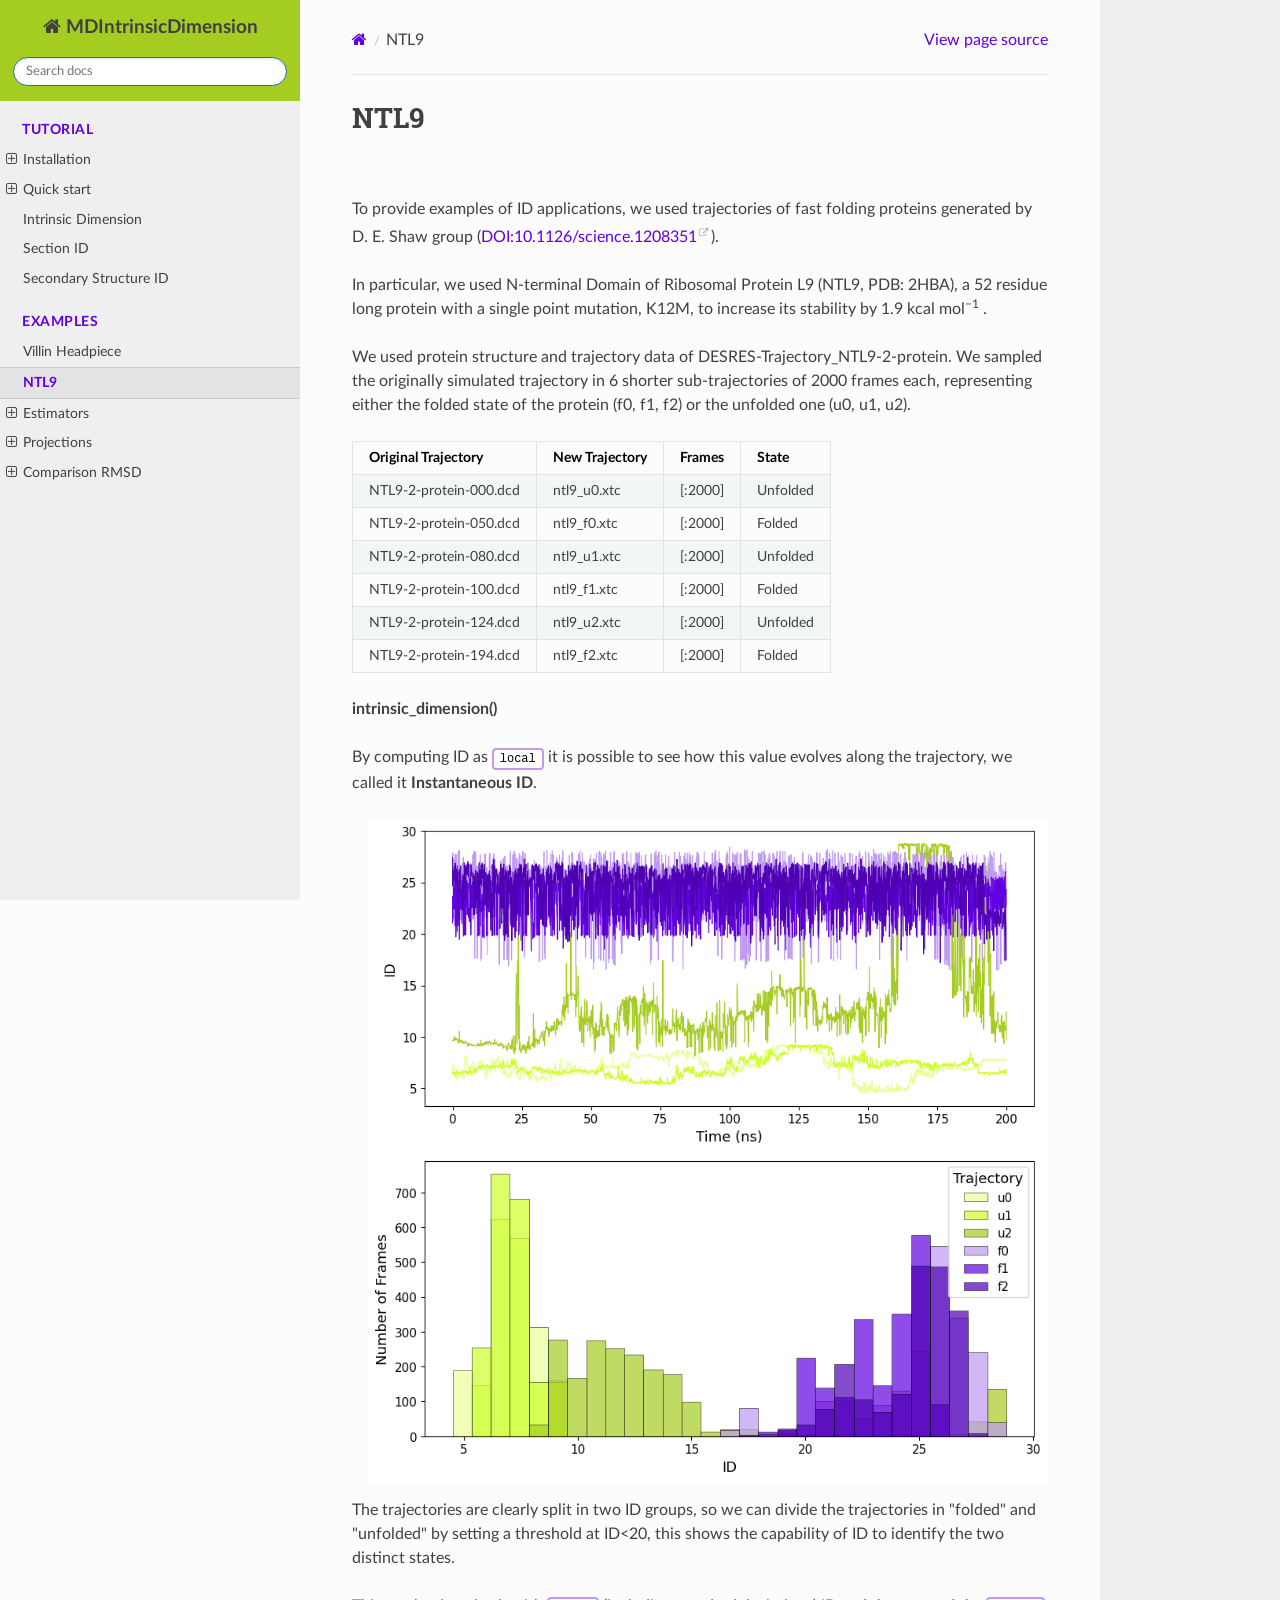
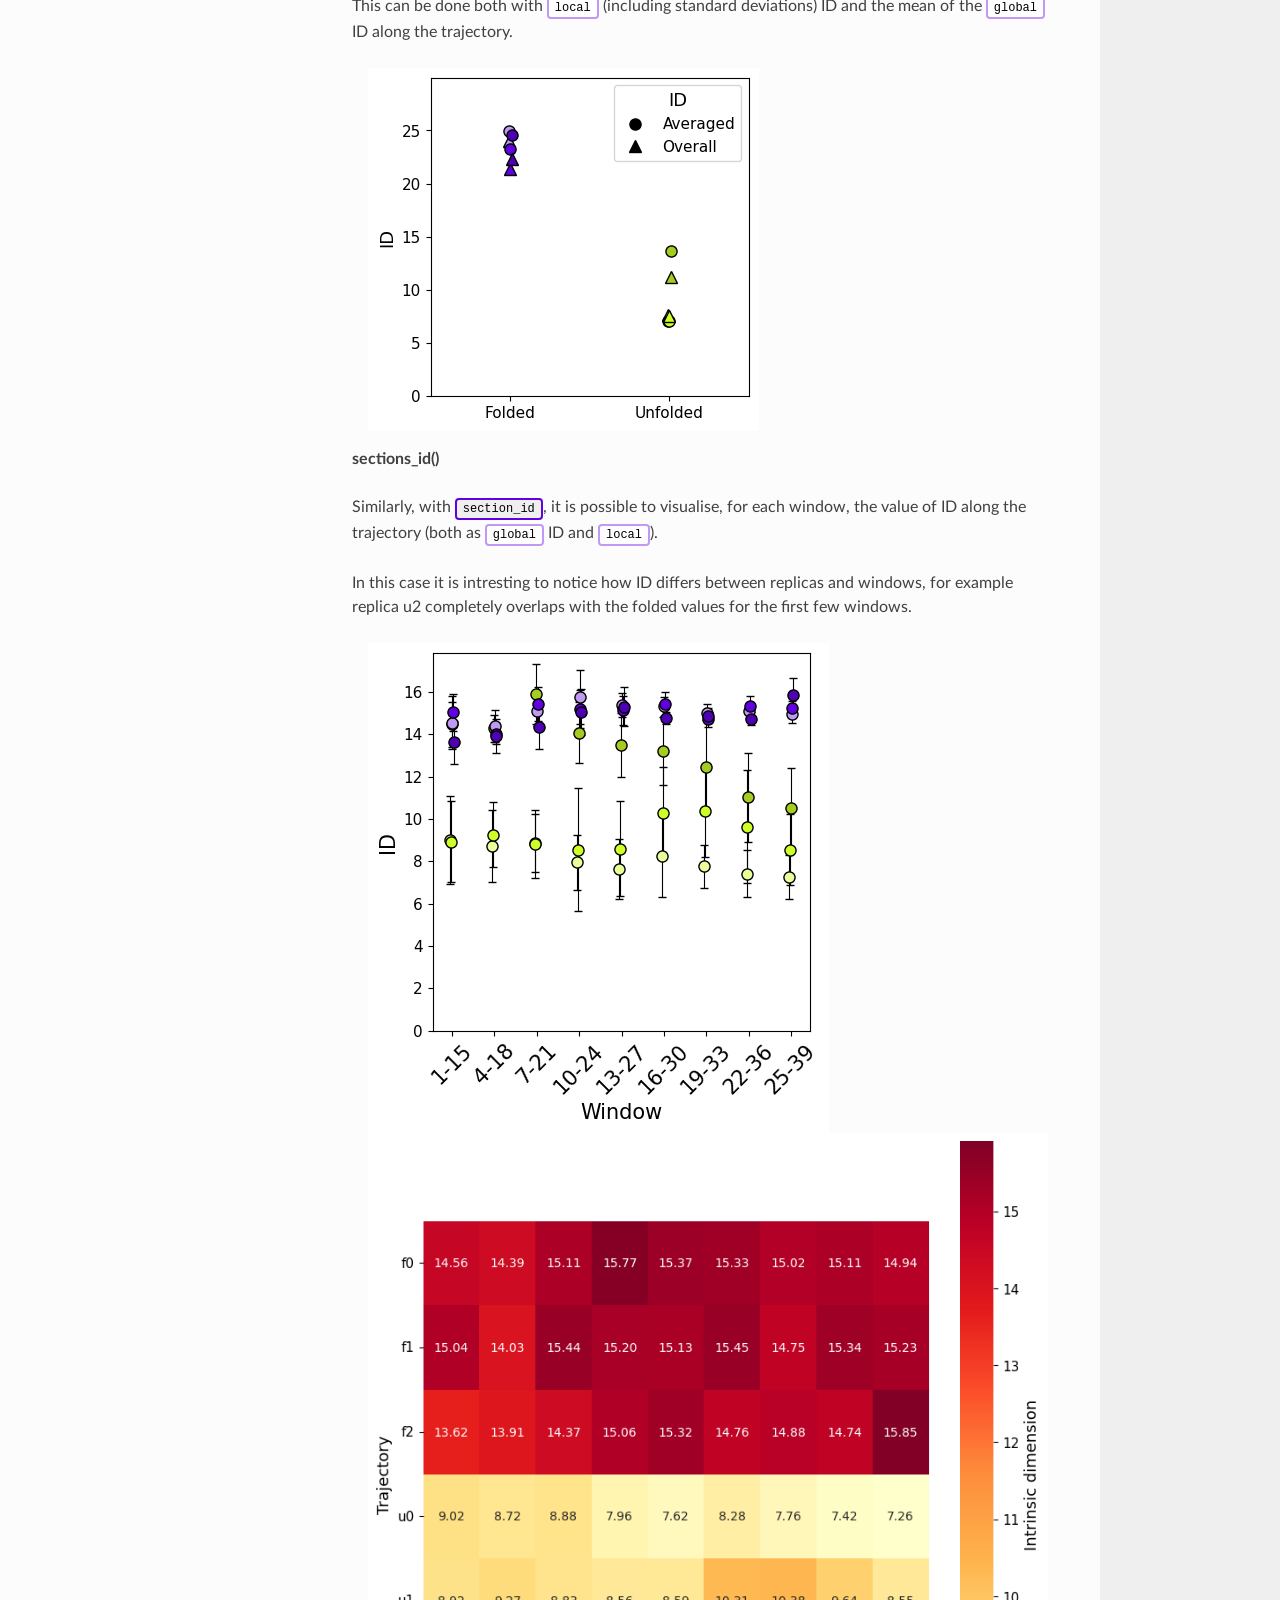
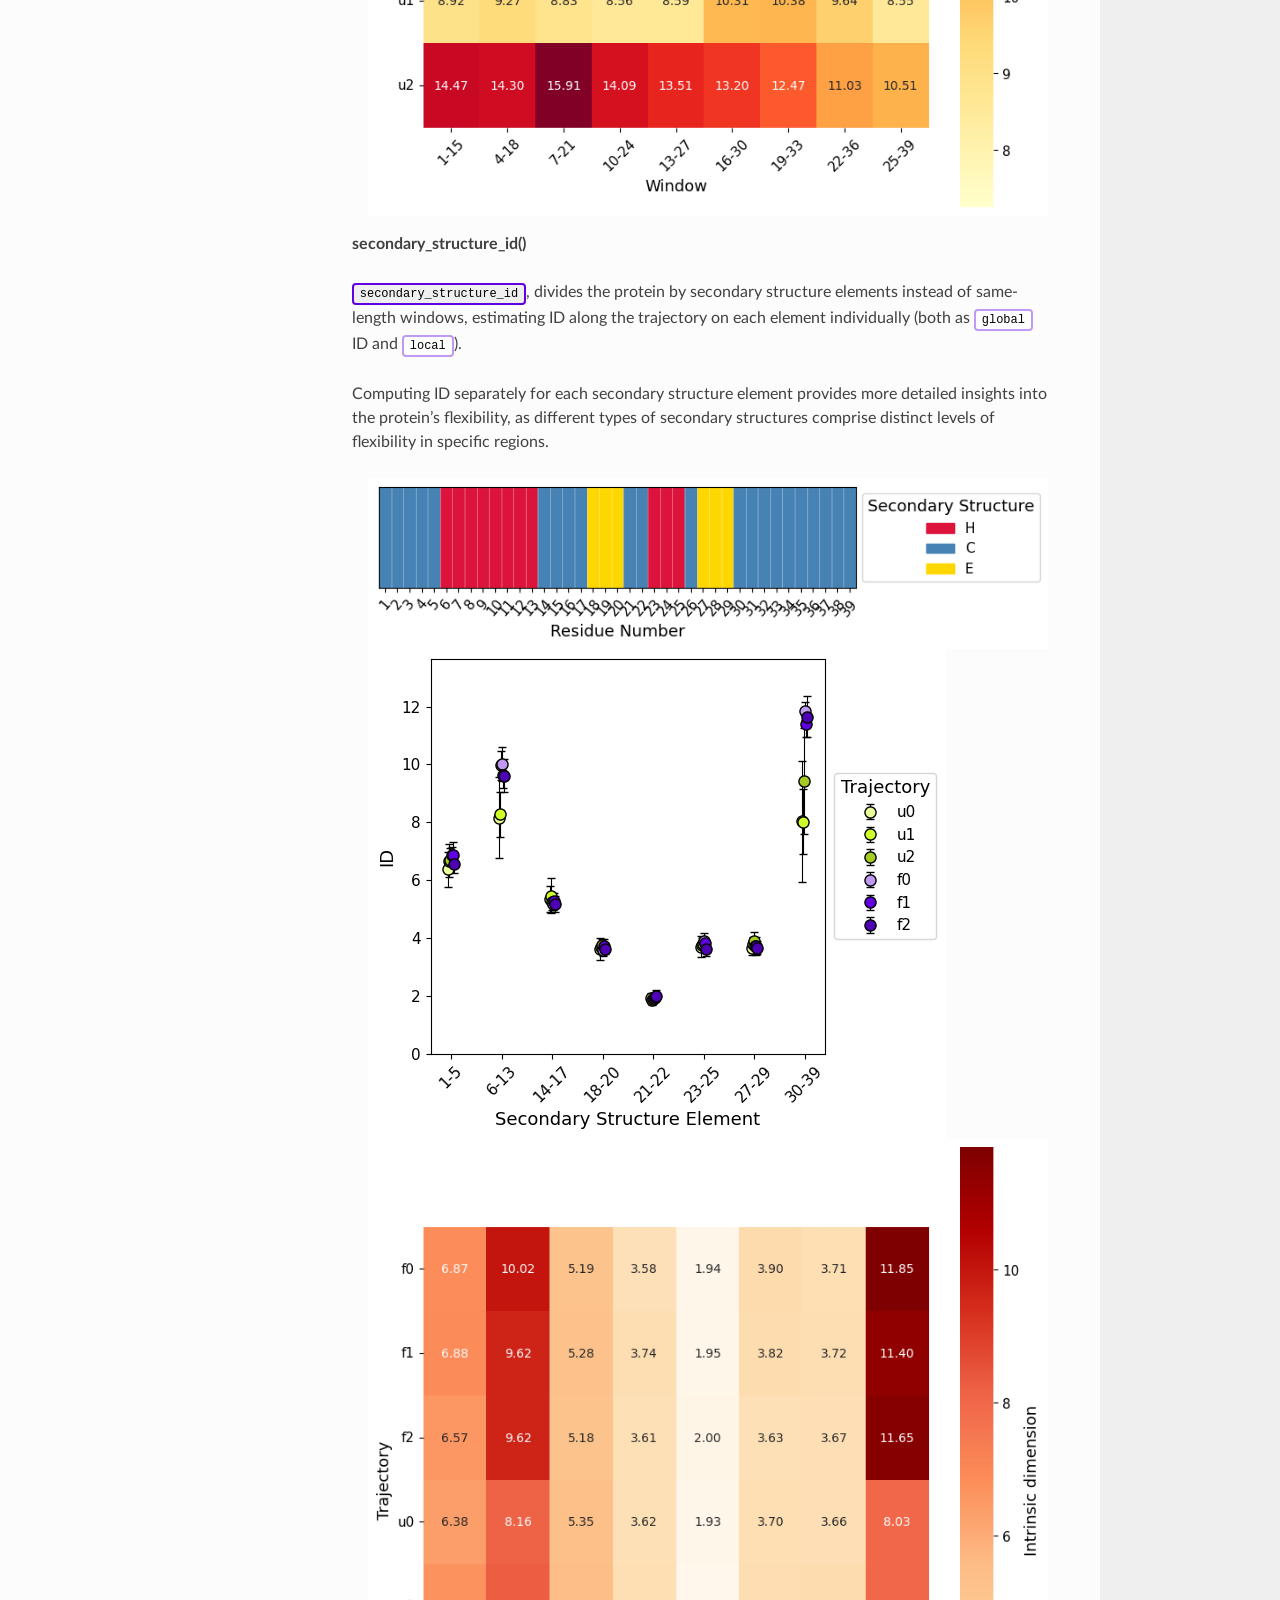
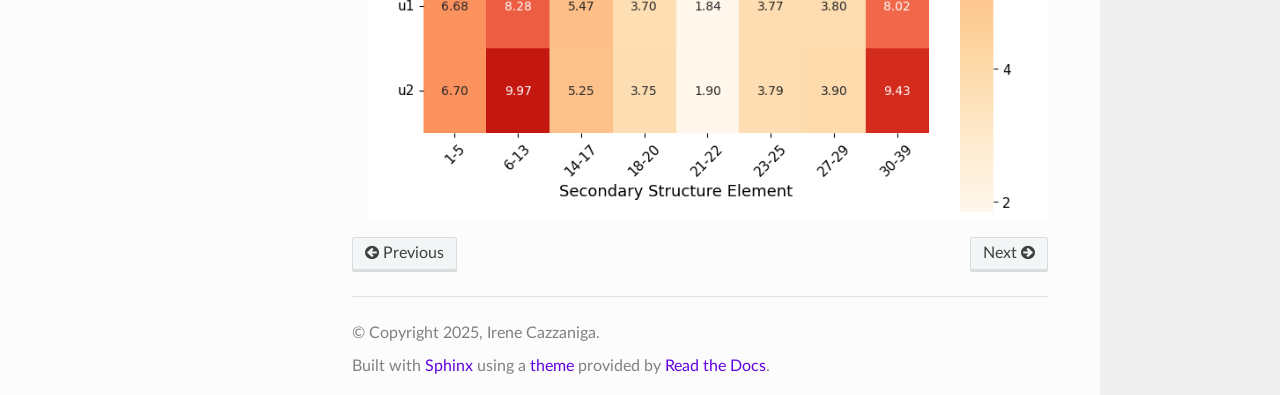
<file: NTL9_plots.html>
<!DOCTYPE html>
<html class="writer-html5" lang="English" data-content_root="./">
<head>
  <meta charset="utf-8" /><meta name="viewport" content="width=device-width, initial-scale=1" />

  <meta name="viewport" content="width=device-width, initial-scale=1.0" />
  <title>NTL9 &mdash; MDIntrinsicDimension 0.1.0 documentation</title>
      <link rel="stylesheet" type="text/css" href="_static/pygments.css?v=b86133f3" />
      <link rel="stylesheet" type="text/css" href="_static/css/theme.css?v=e59714d7" />
      <link rel="stylesheet" type="text/css" href="_static/mystnb.8ecb98da25f57f5357bf6f572d296f466b2cfe2517ffebfabe82451661e28f02.css" />
      <link rel="stylesheet" type="text/css" href="_static/custom.css?v=3e66a7f4" />

  
      <script src="_static/jquery.js?v=5d32c60e"></script>
      <script src="_static/_sphinx_javascript_frameworks_compat.js?v=2cd50e6c"></script>
      <script src="_static/documentation_options.js?v=76184ce0"></script>
      <script src="_static/doctools.js?v=9bcbadda"></script>
      <script src="_static/sphinx_highlight.js?v=dc90522c"></script>
    <script src="_static/js/theme.js"></script>
    <link rel="index" title="Index" href="genindex.html" />
    <link rel="search" title="Search" href="search.html" />
    <link rel="next" title="Estimators" href="estimators.html" />
    <link rel="prev" title="Villin Headpiece" href="villin_plots.html" /> 
</head>

<body class="wy-body-for-nav"> 
  <div class="wy-grid-for-nav">
    <nav data-toggle="wy-nav-shift" class="wy-nav-side">
      <div class="wy-side-scroll">
        <div class="wy-side-nav-search"  style="background: #ceff99" >

          
          
          <a href="index.html" class="icon icon-home">
            MDIntrinsicDimension
          </a>
<div role="search">
  <form id="rtd-search-form" class="wy-form" action="search.html" method="get">
    <input type="text" name="q" placeholder="Search docs" aria-label="Search docs" />
    <input type="hidden" name="check_keywords" value="yes" />
    <input type="hidden" name="area" value="default" />
  </form>
</div>
        </div><div class="wy-menu wy-menu-vertical" data-spy="affix" role="navigation" aria-label="Navigation menu">
              <p class="caption" role="heading"><span class="caption-text">TUTORIAL</span></p>
<ul>
<li class="toctree-l1"><a class="reference internal" href="installation.html">Installation</a><ul>
<li class="toctree-l2"><a class="reference internal" href="installation.html#dependencies">Dependencies</a></li>
</ul>
</li>
<li class="toctree-l1"><a class="reference internal" href="quickstart.html">Quick start</a><ul>
<li class="toctree-l2"><a class="reference internal" href="quickstart.html#basic-usange">Basic Usange</a></li>
<li class="toctree-l2"><a class="reference internal" href="quickstart.html#file-format-compatibility">File Format Compatibility</a></li>
<li class="toctree-l2"><a class="reference internal" href="quickstart.html#non-basic-usage">Non-basic usage</a></li>
</ul>
</li>
<li class="toctree-l1"><a class="reference internal" href="villin_data.html">Intrinsic Dimension</a></li>
<li class="toctree-l1"><a class="reference internal" href="villin_data.html#section-id">Section ID</a></li>
<li class="toctree-l1"><a class="reference internal" href="villin_data.html#secondary-structure-id">Secondary Structure ID</a></li>
</ul>
<p class="caption" role="heading"><span class="caption-text">EXAMPLES</span></p>
<ul class="current">
<li class="toctree-l1"><a class="reference internal" href="villin_plots.html">Villin Headpiece <br></a></li>
<li class="toctree-l1 current"><a class="current reference internal" href="#">NTL9 <br></a></li>
<li class="toctree-l1"><a class="reference internal" href="estimators.html">Estimators</a><ul>
<li class="toctree-l2"><a class="reference internal" href="estimators.html#villin">Villin</a></li>
<li class="toctree-l2"><a class="reference internal" href="estimators.html#ntl9">NTL9</a></li>
</ul>
</li>
<li class="toctree-l1"><a class="reference internal" href="projections.html">Projections</a><ul>
<li class="toctree-l2"><a class="reference internal" href="projections.html#villin">Villin</a></li>
<li class="toctree-l2"><a class="reference internal" href="projections.html#ntl9">NTL9</a></li>
</ul>
</li>
<li class="toctree-l1"><a class="reference internal" href="rmsd.html">Comparison RMSD</a><ul>
<li class="toctree-l2"><a class="reference internal" href="rmsd.html#villin">Villin</a></li>
<li class="toctree-l2"><a class="reference internal" href="rmsd.html#ntl9">NTL9</a></li>
</ul>
</li>
</ul>

        </div>
      </div>
    </nav>

    <section data-toggle="wy-nav-shift" class="wy-nav-content-wrap"><nav class="wy-nav-top" aria-label="Mobile navigation menu"  style="background: #ceff99" >
          <i data-toggle="wy-nav-top" class="fa fa-bars"></i>
          <a href="index.html">MDIntrinsicDimension</a>
      </nav>

      <div class="wy-nav-content">
        <div class="rst-content style-external-links">
          <div role="navigation" aria-label="Page navigation">
  <ul class="wy-breadcrumbs">
      <li><a href="index.html" class="icon icon-home" aria-label="Home"></a></li>
      <li class="breadcrumb-item active">NTL9 <br></li>
      <li class="wy-breadcrumbs-aside">
            <a href="_sources/NTL9_plots.ipynb.txt" rel="nofollow"> View page source</a>
      </li>
  </ul>
  <hr/>
</div>
          <div role="main" class="document" itemscope="itemscope" itemtype="http://schema.org/Article">
           <div itemprop="articleBody">
             
  <section id="ntl9">
<h1>NTL9 <br><a class="headerlink" href="#ntl9" title="Link to this heading"></a></h1>
<div class="cell tag_remove-input docutils container">
</div>
<p>To provide examples of ID applications, we used trajectories of fast folding proteins generated by D. E. Shaw group (<a class="reference external" href="https://pubmed.ncbi.nlm.nih.gov/22034434/">DOI:10.1126/science.1208351</a>).</p>
<p>In particular, we used N-terminal Domain of Ribosomal Protein L9 (NTL9, PDB: 2HBA), a 52 residue long protein with a single point mutation, K12M, to increase its stability by 1.9 kcal mol<sup>−1</sup> .</p>
<p>We used protein structure and trajectory data of DESRES-Trajectory_NTL9-2-protein.
We sampled the originally simulated trajectory in 6 shorter sub-trajectories of 2000 frames each, representing either the folded state of the protein (f0, f1, f2) or the unfolded one (u0, u1, u2).</p>
<table class="docutils align-default">
<thead>
<tr class="row-odd"><th class="head"><p>Original Trajectory</p></th>
<th class="head"><p>New Trajectory</p></th>
<th class="head"><p>Frames</p></th>
<th class="head"><p>State</p></th>
</tr>
</thead>
<tbody>
<tr class="row-even"><td><p>NTL9-2-protein-000.dcd</p></td>
<td><p>ntl9_u0.xtc</p></td>
<td><p>[:2000]</p></td>
<td><p>Unfolded</p></td>
</tr>
<tr class="row-odd"><td><p>NTL9-2-protein-050.dcd</p></td>
<td><p>ntl9_f0.xtc</p></td>
<td><p>[:2000]</p></td>
<td><p>Folded</p></td>
</tr>
<tr class="row-even"><td><p>NTL9-2-protein-080.dcd</p></td>
<td><p>ntl9_u1.xtc</p></td>
<td><p>[:2000]</p></td>
<td><p>Unfolded</p></td>
</tr>
<tr class="row-odd"><td><p>NTL9-2-protein-100.dcd</p></td>
<td><p>ntl9_f1.xtc</p></td>
<td><p>[:2000]</p></td>
<td><p>Folded</p></td>
</tr>
<tr class="row-even"><td><p>NTL9-2-protein-124.dcd</p></td>
<td><p>ntl9_u2.xtc</p></td>
<td><p>[:2000]</p></td>
<td><p>Unfolded</p></td>
</tr>
<tr class="row-odd"><td><p>NTL9-2-protein-194.dcd</p></td>
<td><p>ntl9_f2.xtc</p></td>
<td><p>[:2000]</p></td>
<td><p>Folded</p></td>
</tr>
</tbody>
</table>
<p><strong>intrinsic_dimension()</strong></p>
<p>By computing ID as <code class="docutils literal notranslate"><span class="pre">local</span></code> it is possible to see how this value evolves along the trajectory, we called it <strong>Instantaneous ID</strong>.</p>
<div class="cell tag_remove-input docutils container">
<div class="cell_output docutils container">
<img alt="_images/f327ea4731f8a3bc2c732c4cfdc8fd31ba1ce61b77e3d50c67bd5c0052e1e20e.png" src="_images/f327ea4731f8a3bc2c732c4cfdc8fd31ba1ce61b77e3d50c67bd5c0052e1e20e.png" />
</div>
</div>
<p>The trajectories are clearly split in two ID groups, so we can divide the trajectories in &quot;folded&quot; and &quot;unfolded&quot; by setting a threshold at ID&lt;20, this shows the capability of ID to identify the two distinct states.</p>
<p>This can be done both with <code class="docutils literal notranslate"><span class="pre">local</span></code> (including standard deviations) ID and the mean of the <code class="docutils literal notranslate"><span class="pre">global</span></code> ID along the trajectory.</p>
<div class="cell tag_remove-input docutils container">
<div class="cell_output docutils container">
<img alt="_images/121eba659632b28e3460d884ed659587e90891246d608a48d4a1a0f19be081ea.png" src="_images/121eba659632b28e3460d884ed659587e90891246d608a48d4a1a0f19be081ea.png" />
</div>
</div>
<p><strong>sections_id()</strong></p>
<p>Similarly, with <span class='mark'><code>section_id</code></span>, it is possible to visualise, for each window, the value of ID along the trajectory (both as <code class="docutils literal notranslate"><span class="pre">global</span></code> ID and <code class="docutils literal notranslate"><span class="pre">local</span></code>).</p>
<p>In this case it is intresting to notice how ID differs between replicas and windows, for example replica u2 completely overlaps with the folded values for the first few windows.</p>
<div class="cell tag_remove-input tag_remove-inpit docutils container">
<div class="cell_output docutils container">
<img alt="_images/089fcc2cdeab258a976991053b48bc60ffbe008a791824dc8da67de30241c4cc.png" src="_images/089fcc2cdeab258a976991053b48bc60ffbe008a791824dc8da67de30241c4cc.png" />
<img alt="_images/e7582a30e8fddc58817fbb79ae370ee1831631b663662c93a5767e0e8bbc7e06.png" src="_images/e7582a30e8fddc58817fbb79ae370ee1831631b663662c93a5767e0e8bbc7e06.png" />
</div>
</div>
<p><strong>secondary_structure_id()</strong></p>
<p><span class='mark'><code>secondary_structure_id</code></span>, divides the protein by secondary structure elements instead of same-length windows, estimating ID along the trajectory on each element individually (both as <code class="docutils literal notranslate"><span class="pre">global</span></code> ID and <code class="docutils literal notranslate"><span class="pre">local</span></code>).</p>
<p>Computing ID separately for each secondary structure element provides more detailed insights into the protein’s flexibility, as different types of secondary structures comprise distinct levels of flexibility in specific regions.</p>
<div class="cell tag_remove-input docutils container">
<div class="cell_output docutils container">
<img alt="_images/50e0827670826fc94baccb55e84cd941bdbcf28d6a93d5c1e140a3d263d2df9d.png" src="_images/50e0827670826fc94baccb55e84cd941bdbcf28d6a93d5c1e140a3d263d2df9d.png" />
<img alt="_images/d97703ade1afeaa1984513645921c1f5bae20639d57b399c3d16e6013993ece1.png" src="_images/d97703ade1afeaa1984513645921c1f5bae20639d57b399c3d16e6013993ece1.png" />
<img alt="_images/45dd27e69d8bc2fa0c2c94a315798cd45a3fd7ea6947853153607552299a806c.png" src="_images/45dd27e69d8bc2fa0c2c94a315798cd45a3fd7ea6947853153607552299a806c.png" />
</div>
</div>
</section>


           </div>
          </div>
          <footer><div class="rst-footer-buttons" role="navigation" aria-label="Footer">
        <a href="villin_plots.html" class="btn btn-neutral float-left" title="Villin Headpiece" accesskey="p" rel="prev"><span class="fa fa-arrow-circle-left" aria-hidden="true"></span> Previous</a>
        <a href="estimators.html" class="btn btn-neutral float-right" title="Estimators" accesskey="n" rel="next">Next <span class="fa fa-arrow-circle-right" aria-hidden="true"></span></a>
    </div>

  <hr/>

  <div role="contentinfo">
    <p>&#169; Copyright 2025, Irene Cazzaniga.</p>
  </div>

  Built with <a href="https://www.sphinx-doc.org/">Sphinx</a> using a
    <a href="https://github.com/readthedocs/sphinx_rtd_theme">theme</a>
    provided by <a href="https://readthedocs.org">Read the Docs</a>.
   

</footer>
        </div>
      </div>
    </section>
  </div>
  <script>
      jQuery(function () {
          SphinxRtdTheme.Navigation.enable(false);
      });
  </script>
    <!-- Theme Analytics -->
    <script async src="https://www.googletagmanager.com/gtag/js?id=G-XXXXXXXXXX"></script>
    <script>
      window.dataLayer = window.dataLayer || [];
      function gtag(){dataLayer.push(arguments);}
      gtag('js', new Date());

      gtag('config', 'G-XXXXXXXXXX', {
          'anonymize_ip': false,
      });
    </script> 

</body>
</html>
</file>
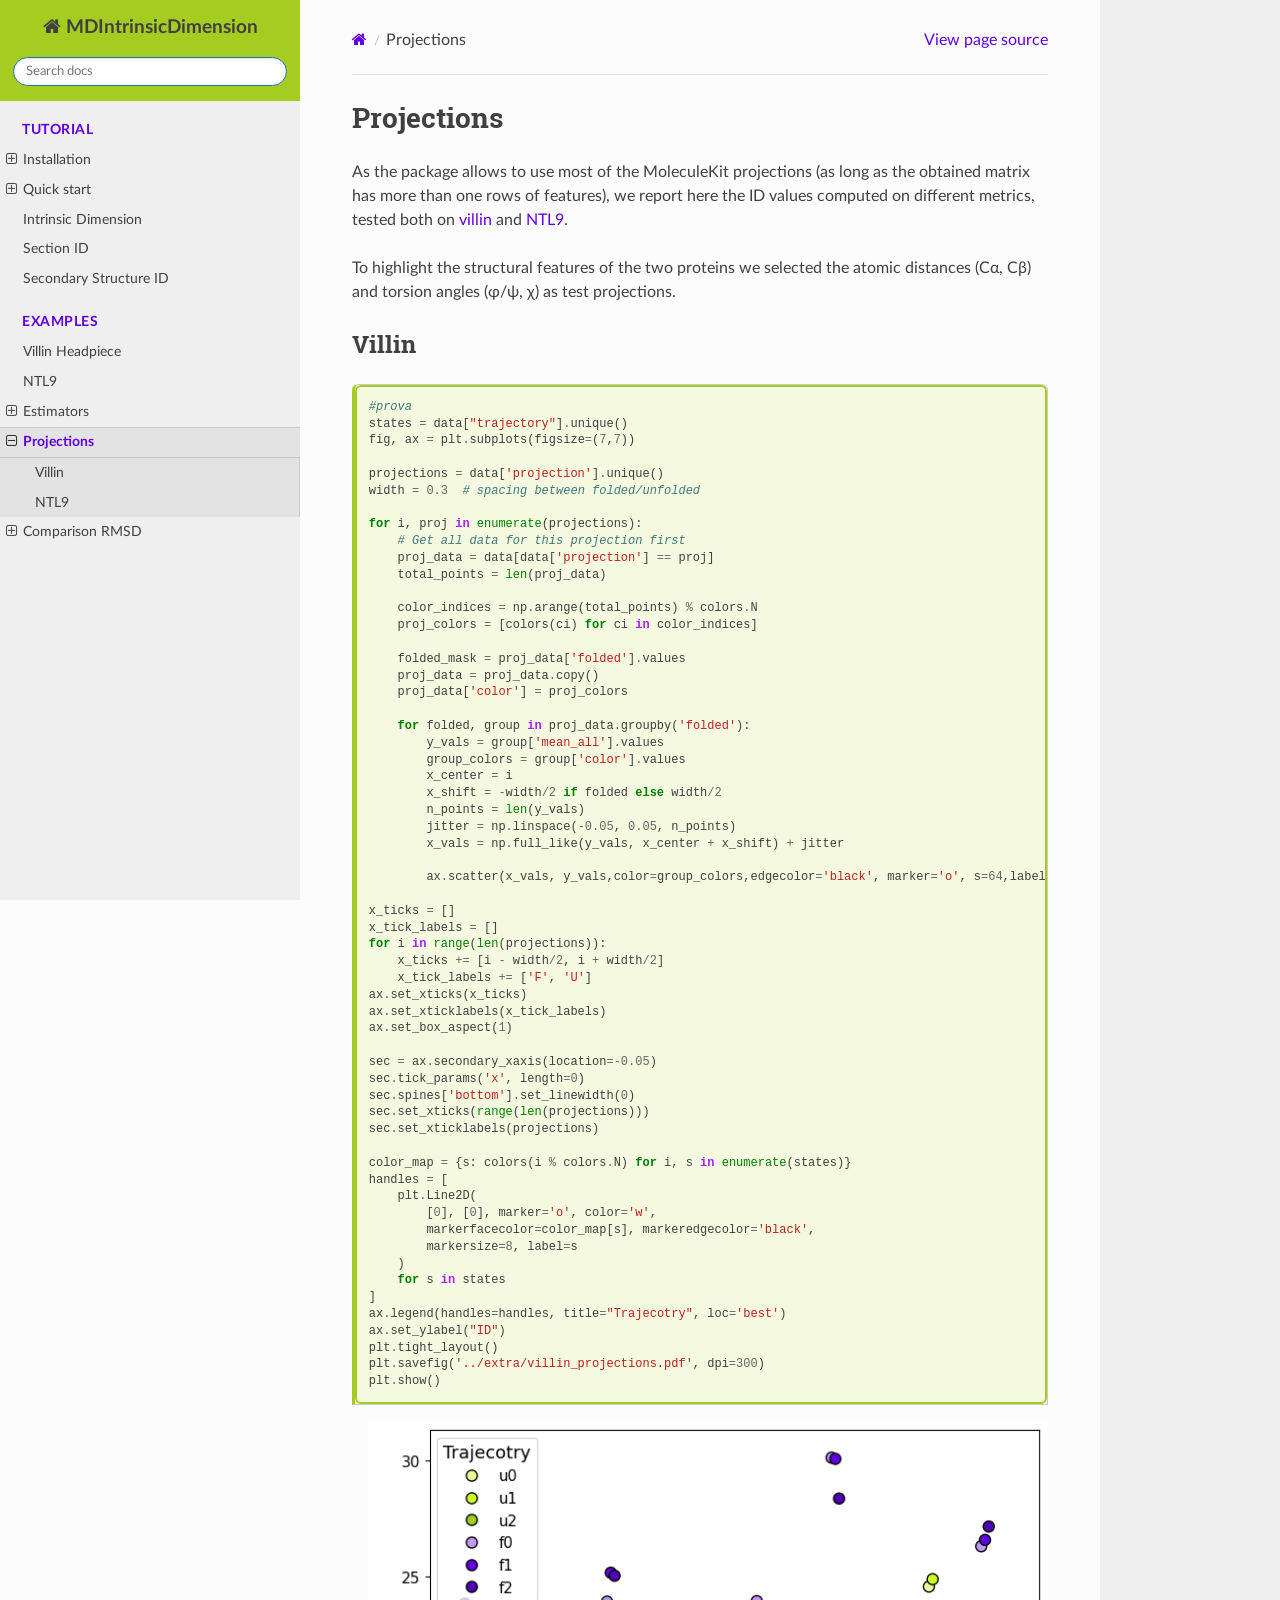
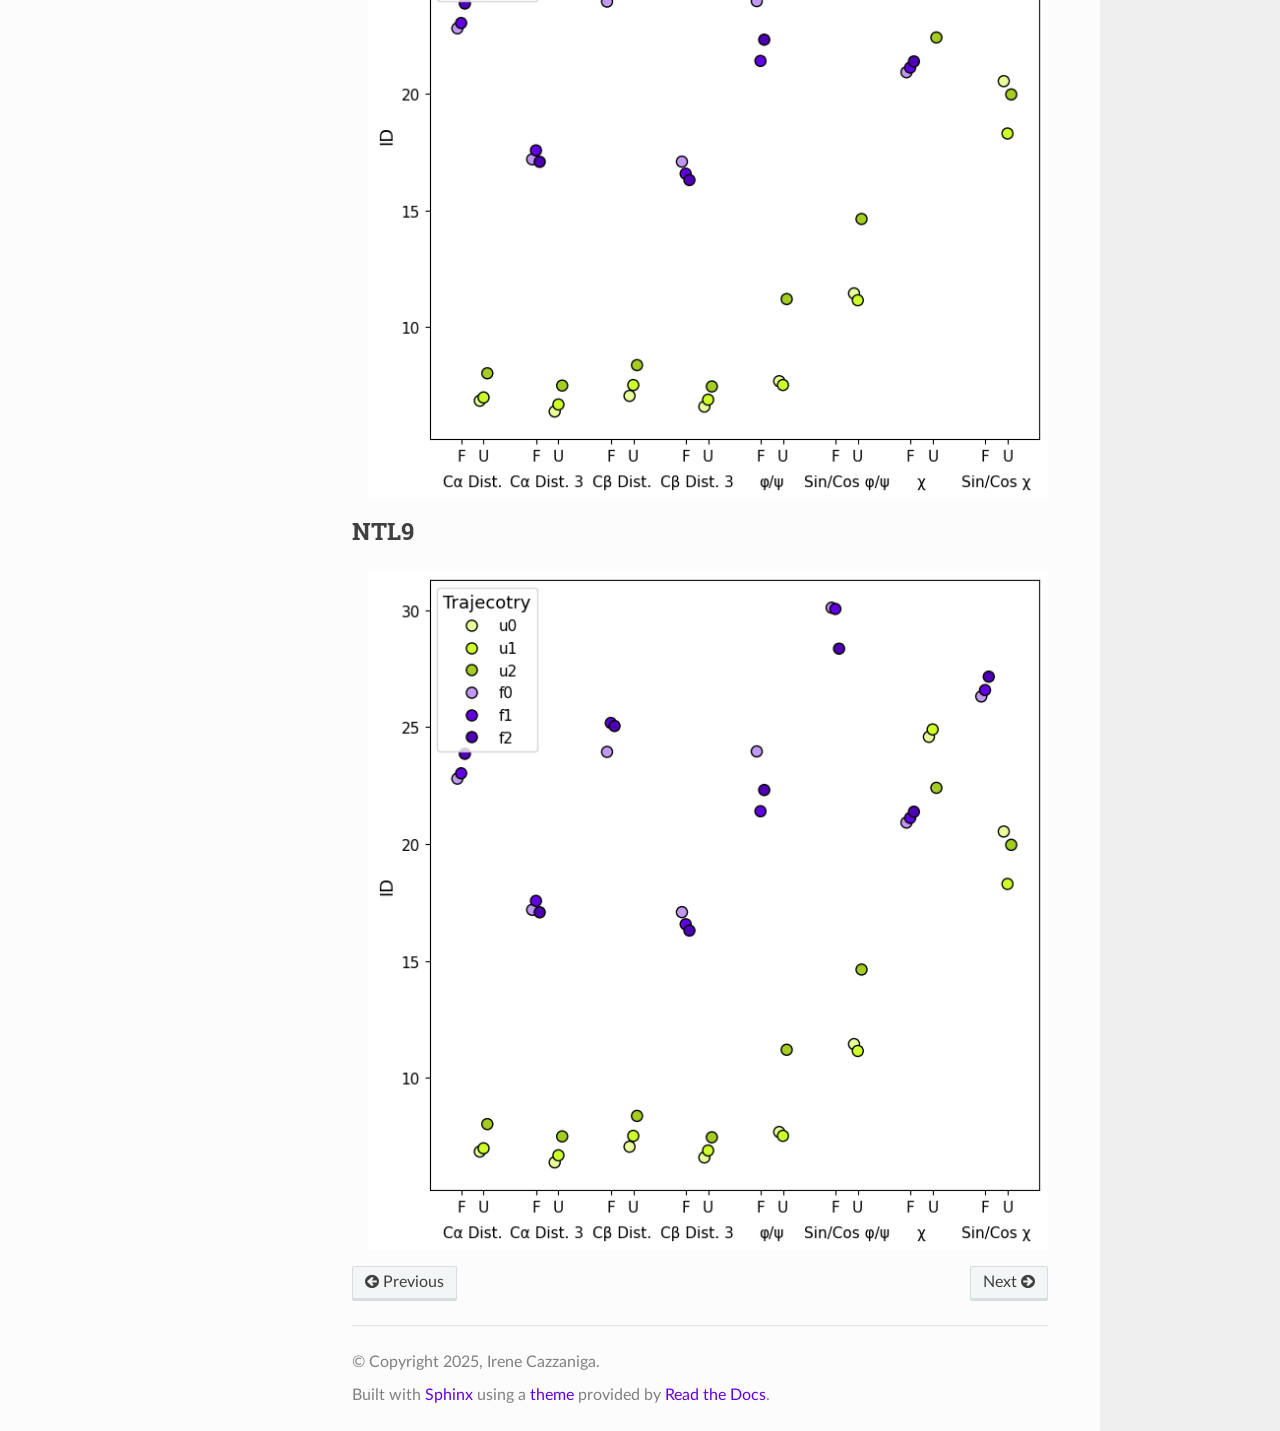
<file: projections.html>
<!DOCTYPE html>
<html class="writer-html5" lang="English" data-content_root="./">
<head>
  <meta charset="utf-8" /><meta name="viewport" content="width=device-width, initial-scale=1" />

  <meta name="viewport" content="width=device-width, initial-scale=1.0" />
  <title>Projections &mdash; MDIntrinsicDimension 0.1.0 documentation</title>
      <link rel="stylesheet" type="text/css" href="_static/pygments.css?v=b86133f3" />
      <link rel="stylesheet" type="text/css" href="_static/css/theme.css?v=e59714d7" />
      <link rel="stylesheet" type="text/css" href="_static/mystnb.8ecb98da25f57f5357bf6f572d296f466b2cfe2517ffebfabe82451661e28f02.css" />
      <link rel="stylesheet" type="text/css" href="_static/custom.css?v=3e66a7f4" />

  
      <script src="_static/jquery.js?v=5d32c60e"></script>
      <script src="_static/_sphinx_javascript_frameworks_compat.js?v=2cd50e6c"></script>
      <script src="_static/documentation_options.js?v=76184ce0"></script>
      <script src="_static/doctools.js?v=9bcbadda"></script>
      <script src="_static/sphinx_highlight.js?v=dc90522c"></script>
    <script src="_static/js/theme.js"></script>
    <link rel="index" title="Index" href="genindex.html" />
    <link rel="search" title="Search" href="search.html" />
    <link rel="next" title="Comparison RMSD" href="rmsd.html" />
    <link rel="prev" title="Estimators" href="estimators.html" /> 
</head>

<body class="wy-body-for-nav"> 
  <div class="wy-grid-for-nav">
    <nav data-toggle="wy-nav-shift" class="wy-nav-side">
      <div class="wy-side-scroll">
        <div class="wy-side-nav-search"  style="background: #ceff99" >

          
          
          <a href="index.html" class="icon icon-home">
            MDIntrinsicDimension
          </a>
<div role="search">
  <form id="rtd-search-form" class="wy-form" action="search.html" method="get">
    <input type="text" name="q" placeholder="Search docs" aria-label="Search docs" />
    <input type="hidden" name="check_keywords" value="yes" />
    <input type="hidden" name="area" value="default" />
  </form>
</div>
        </div><div class="wy-menu wy-menu-vertical" data-spy="affix" role="navigation" aria-label="Navigation menu">
              <p class="caption" role="heading"><span class="caption-text">TUTORIAL</span></p>
<ul>
<li class="toctree-l1"><a class="reference internal" href="installation.html">Installation</a><ul>
<li class="toctree-l2"><a class="reference internal" href="installation.html#dependencies">Dependencies</a></li>
</ul>
</li>
<li class="toctree-l1"><a class="reference internal" href="quickstart.html">Quick start</a><ul>
<li class="toctree-l2"><a class="reference internal" href="quickstart.html#basic-usange">Basic Usange</a></li>
<li class="toctree-l2"><a class="reference internal" href="quickstart.html#file-format-compatibility">File Format Compatibility</a></li>
<li class="toctree-l2"><a class="reference internal" href="quickstart.html#non-basic-usage">Non-basic usage</a></li>
</ul>
</li>
<li class="toctree-l1"><a class="reference internal" href="villin_data.html">Intrinsic Dimension</a></li>
<li class="toctree-l1"><a class="reference internal" href="villin_data.html#section-id">Section ID</a></li>
<li class="toctree-l1"><a class="reference internal" href="villin_data.html#secondary-structure-id">Secondary Structure ID</a></li>
</ul>
<p class="caption" role="heading"><span class="caption-text">EXAMPLES</span></p>
<ul class="current">
<li class="toctree-l1"><a class="reference internal" href="villin_plots.html">Villin Headpiece <br></a></li>
<li class="toctree-l1"><a class="reference internal" href="NTL9_plots.html">NTL9 <br></a></li>
<li class="toctree-l1"><a class="reference internal" href="estimators.html">Estimators</a><ul>
<li class="toctree-l2"><a class="reference internal" href="estimators.html#villin">Villin</a></li>
<li class="toctree-l2"><a class="reference internal" href="estimators.html#ntl9">NTL9</a></li>
</ul>
</li>
<li class="toctree-l1 current"><a class="current reference internal" href="#">Projections</a><ul>
<li class="toctree-l2"><a class="reference internal" href="#villin">Villin</a></li>
<li class="toctree-l2"><a class="reference internal" href="#ntl9">NTL9</a></li>
</ul>
</li>
<li class="toctree-l1"><a class="reference internal" href="rmsd.html">Comparison RMSD</a><ul>
<li class="toctree-l2"><a class="reference internal" href="rmsd.html#villin">Villin</a></li>
<li class="toctree-l2"><a class="reference internal" href="rmsd.html#ntl9">NTL9</a></li>
</ul>
</li>
</ul>

        </div>
      </div>
    </nav>

    <section data-toggle="wy-nav-shift" class="wy-nav-content-wrap"><nav class="wy-nav-top" aria-label="Mobile navigation menu"  style="background: #ceff99" >
          <i data-toggle="wy-nav-top" class="fa fa-bars"></i>
          <a href="index.html">MDIntrinsicDimension</a>
      </nav>

      <div class="wy-nav-content">
        <div class="rst-content style-external-links">
          <div role="navigation" aria-label="Page navigation">
  <ul class="wy-breadcrumbs">
      <li><a href="index.html" class="icon icon-home" aria-label="Home"></a></li>
      <li class="breadcrumb-item active">Projections</li>
      <li class="wy-breadcrumbs-aside">
            <a href="_sources/projections.ipynb.txt" rel="nofollow"> View page source</a>
      </li>
  </ul>
  <hr/>
</div>
          <div role="main" class="document" itemscope="itemscope" itemtype="http://schema.org/Article">
           <div itemprop="articleBody">
             
  <section id="projections">
<h1>Projections<a class="headerlink" href="#projections" title="Link to this heading"></a></h1>
<p>As the package allows to use most of the MoleculeKit projections (as long as the obtained matrix has more than one rows of features), we report here the ID values computed on different metrics, tested both on <a class="reference internal" href="#villin"><span class="xref myst">villin</span></a> and <a class="reference internal" href="#ntl9"><span class="xref myst">NTL9</span></a>.</p>
<p>To highlight the structural features of the two proteins we selected the atomic distances (Cα, Cβ) and torsion angles (φ/ψ, χ) as test projections.</p>
<section id="villin">
<h2>Villin<a class="headerlink" href="#villin" title="Link to this heading"></a></h2>
<div class="cell docutils container">
<div class="cell_input docutils container">
<div class="highlight-ipython3 notranslate"><div class="highlight"><pre><span></span><span class="c1">#prova</span>
<span class="n">states</span> <span class="o">=</span> <span class="n">data</span><span class="p">[</span><span class="s2">&quot;trajectory&quot;</span><span class="p">]</span><span class="o">.</span><span class="n">unique</span><span class="p">()</span>
<span class="n">fig</span><span class="p">,</span> <span class="n">ax</span> <span class="o">=</span> <span class="n">plt</span><span class="o">.</span><span class="n">subplots</span><span class="p">(</span><span class="n">figsize</span><span class="o">=</span><span class="p">(</span><span class="mi">7</span><span class="p">,</span><span class="mi">7</span><span class="p">))</span>

<span class="n">projections</span> <span class="o">=</span> <span class="n">data</span><span class="p">[</span><span class="s1">&#39;projection&#39;</span><span class="p">]</span><span class="o">.</span><span class="n">unique</span><span class="p">()</span>
<span class="n">width</span> <span class="o">=</span> <span class="mf">0.3</span>  <span class="c1"># spacing between folded/unfolded</span>

<span class="k">for</span> <span class="n">i</span><span class="p">,</span> <span class="n">proj</span> <span class="ow">in</span> <span class="nb">enumerate</span><span class="p">(</span><span class="n">projections</span><span class="p">):</span>
    <span class="c1"># Get all data for this projection first</span>
    <span class="n">proj_data</span> <span class="o">=</span> <span class="n">data</span><span class="p">[</span><span class="n">data</span><span class="p">[</span><span class="s1">&#39;projection&#39;</span><span class="p">]</span> <span class="o">==</span> <span class="n">proj</span><span class="p">]</span>
    <span class="n">total_points</span> <span class="o">=</span> <span class="nb">len</span><span class="p">(</span><span class="n">proj_data</span><span class="p">)</span>

    <span class="n">color_indices</span> <span class="o">=</span> <span class="n">np</span><span class="o">.</span><span class="n">arange</span><span class="p">(</span><span class="n">total_points</span><span class="p">)</span> <span class="o">%</span> <span class="n">colors</span><span class="o">.</span><span class="n">N</span>
    <span class="n">proj_colors</span> <span class="o">=</span> <span class="p">[</span><span class="n">colors</span><span class="p">(</span><span class="n">ci</span><span class="p">)</span> <span class="k">for</span> <span class="n">ci</span> <span class="ow">in</span> <span class="n">color_indices</span><span class="p">]</span>

    <span class="n">folded_mask</span> <span class="o">=</span> <span class="n">proj_data</span><span class="p">[</span><span class="s1">&#39;folded&#39;</span><span class="p">]</span><span class="o">.</span><span class="n">values</span>
    <span class="n">proj_data</span> <span class="o">=</span> <span class="n">proj_data</span><span class="o">.</span><span class="n">copy</span><span class="p">()</span>
    <span class="n">proj_data</span><span class="p">[</span><span class="s1">&#39;color&#39;</span><span class="p">]</span> <span class="o">=</span> <span class="n">proj_colors</span>

    <span class="k">for</span> <span class="n">folded</span><span class="p">,</span> <span class="n">group</span> <span class="ow">in</span> <span class="n">proj_data</span><span class="o">.</span><span class="n">groupby</span><span class="p">(</span><span class="s1">&#39;folded&#39;</span><span class="p">):</span>
        <span class="n">y_vals</span> <span class="o">=</span> <span class="n">group</span><span class="p">[</span><span class="s1">&#39;mean_all&#39;</span><span class="p">]</span><span class="o">.</span><span class="n">values</span>
        <span class="n">group_colors</span> <span class="o">=</span> <span class="n">group</span><span class="p">[</span><span class="s1">&#39;color&#39;</span><span class="p">]</span><span class="o">.</span><span class="n">values</span>
        <span class="n">x_center</span> <span class="o">=</span> <span class="n">i</span>
        <span class="n">x_shift</span> <span class="o">=</span> <span class="o">-</span><span class="n">width</span><span class="o">/</span><span class="mi">2</span> <span class="k">if</span> <span class="n">folded</span> <span class="k">else</span> <span class="n">width</span><span class="o">/</span><span class="mi">2</span>
        <span class="n">n_points</span> <span class="o">=</span> <span class="nb">len</span><span class="p">(</span><span class="n">y_vals</span><span class="p">)</span>
        <span class="n">jitter</span> <span class="o">=</span> <span class="n">np</span><span class="o">.</span><span class="n">linspace</span><span class="p">(</span><span class="o">-</span><span class="mf">0.05</span><span class="p">,</span> <span class="mf">0.05</span><span class="p">,</span> <span class="n">n_points</span><span class="p">)</span>
        <span class="n">x_vals</span> <span class="o">=</span> <span class="n">np</span><span class="o">.</span><span class="n">full_like</span><span class="p">(</span><span class="n">y_vals</span><span class="p">,</span> <span class="n">x_center</span> <span class="o">+</span> <span class="n">x_shift</span><span class="p">)</span> <span class="o">+</span> <span class="n">jitter</span>

        <span class="n">ax</span><span class="o">.</span><span class="n">scatter</span><span class="p">(</span><span class="n">x_vals</span><span class="p">,</span> <span class="n">y_vals</span><span class="p">,</span><span class="n">color</span><span class="o">=</span><span class="n">group_colors</span><span class="p">,</span><span class="n">edgecolor</span><span class="o">=</span><span class="s1">&#39;black&#39;</span><span class="p">,</span> <span class="n">marker</span><span class="o">=</span><span class="s1">&#39;o&#39;</span><span class="p">,</span> <span class="n">s</span><span class="o">=</span><span class="mi">64</span><span class="p">,</span><span class="n">label</span><span class="o">=</span><span class="sa">f</span><span class="s2">&quot;</span><span class="si">{</span><span class="n">proj</span><span class="si">}</span><span class="s2"> - </span><span class="si">{</span><span class="s1">&#39;Folded&#39;</span><span class="w"> </span><span class="k">if</span><span class="w"> </span><span class="n">folded</span><span class="w"> </span><span class="k">else</span><span class="w"> </span><span class="s1">&#39;Unfolded&#39;</span><span class="si">}</span><span class="s2">&quot;</span><span class="p">)</span>

<span class="n">x_ticks</span> <span class="o">=</span> <span class="p">[]</span>
<span class="n">x_tick_labels</span> <span class="o">=</span> <span class="p">[]</span>
<span class="k">for</span> <span class="n">i</span> <span class="ow">in</span> <span class="nb">range</span><span class="p">(</span><span class="nb">len</span><span class="p">(</span><span class="n">projections</span><span class="p">)):</span>
    <span class="n">x_ticks</span> <span class="o">+=</span> <span class="p">[</span><span class="n">i</span> <span class="o">-</span> <span class="n">width</span><span class="o">/</span><span class="mi">2</span><span class="p">,</span> <span class="n">i</span> <span class="o">+</span> <span class="n">width</span><span class="o">/</span><span class="mi">2</span><span class="p">]</span>
    <span class="n">x_tick_labels</span> <span class="o">+=</span> <span class="p">[</span><span class="s1">&#39;F&#39;</span><span class="p">,</span> <span class="s1">&#39;U&#39;</span><span class="p">]</span>
<span class="n">ax</span><span class="o">.</span><span class="n">set_xticks</span><span class="p">(</span><span class="n">x_ticks</span><span class="p">)</span>
<span class="n">ax</span><span class="o">.</span><span class="n">set_xticklabels</span><span class="p">(</span><span class="n">x_tick_labels</span><span class="p">)</span>
<span class="n">ax</span><span class="o">.</span><span class="n">set_box_aspect</span><span class="p">(</span><span class="mi">1</span><span class="p">)</span>

<span class="n">sec</span> <span class="o">=</span> <span class="n">ax</span><span class="o">.</span><span class="n">secondary_xaxis</span><span class="p">(</span><span class="n">location</span><span class="o">=-</span><span class="mf">0.05</span><span class="p">)</span>
<span class="n">sec</span><span class="o">.</span><span class="n">tick_params</span><span class="p">(</span><span class="s1">&#39;x&#39;</span><span class="p">,</span> <span class="n">length</span><span class="o">=</span><span class="mi">0</span><span class="p">)</span>
<span class="n">sec</span><span class="o">.</span><span class="n">spines</span><span class="p">[</span><span class="s1">&#39;bottom&#39;</span><span class="p">]</span><span class="o">.</span><span class="n">set_linewidth</span><span class="p">(</span><span class="mi">0</span><span class="p">)</span>
<span class="n">sec</span><span class="o">.</span><span class="n">set_xticks</span><span class="p">(</span><span class="nb">range</span><span class="p">(</span><span class="nb">len</span><span class="p">(</span><span class="n">projections</span><span class="p">)))</span>
<span class="n">sec</span><span class="o">.</span><span class="n">set_xticklabels</span><span class="p">(</span><span class="n">projections</span><span class="p">)</span>

<span class="n">color_map</span> <span class="o">=</span> <span class="p">{</span><span class="n">s</span><span class="p">:</span> <span class="n">colors</span><span class="p">(</span><span class="n">i</span> <span class="o">%</span> <span class="n">colors</span><span class="o">.</span><span class="n">N</span><span class="p">)</span> <span class="k">for</span> <span class="n">i</span><span class="p">,</span> <span class="n">s</span> <span class="ow">in</span> <span class="nb">enumerate</span><span class="p">(</span><span class="n">states</span><span class="p">)}</span>
<span class="n">handles</span> <span class="o">=</span> <span class="p">[</span>
    <span class="n">plt</span><span class="o">.</span><span class="n">Line2D</span><span class="p">(</span>
        <span class="p">[</span><span class="mi">0</span><span class="p">],</span> <span class="p">[</span><span class="mi">0</span><span class="p">],</span> <span class="n">marker</span><span class="o">=</span><span class="s1">&#39;o&#39;</span><span class="p">,</span> <span class="n">color</span><span class="o">=</span><span class="s1">&#39;w&#39;</span><span class="p">,</span>
        <span class="n">markerfacecolor</span><span class="o">=</span><span class="n">color_map</span><span class="p">[</span><span class="n">s</span><span class="p">],</span> <span class="n">markeredgecolor</span><span class="o">=</span><span class="s1">&#39;black&#39;</span><span class="p">,</span>
        <span class="n">markersize</span><span class="o">=</span><span class="mi">8</span><span class="p">,</span> <span class="n">label</span><span class="o">=</span><span class="n">s</span>
    <span class="p">)</span>
    <span class="k">for</span> <span class="n">s</span> <span class="ow">in</span> <span class="n">states</span>
<span class="p">]</span>
<span class="n">ax</span><span class="o">.</span><span class="n">legend</span><span class="p">(</span><span class="n">handles</span><span class="o">=</span><span class="n">handles</span><span class="p">,</span> <span class="n">title</span><span class="o">=</span><span class="s2">&quot;Trajecotry&quot;</span><span class="p">,</span> <span class="n">loc</span><span class="o">=</span><span class="s1">&#39;best&#39;</span><span class="p">)</span>
<span class="n">ax</span><span class="o">.</span><span class="n">set_ylabel</span><span class="p">(</span><span class="s2">&quot;ID&quot;</span><span class="p">)</span>
<span class="n">plt</span><span class="o">.</span><span class="n">tight_layout</span><span class="p">()</span>
<span class="n">plt</span><span class="o">.</span><span class="n">savefig</span><span class="p">(</span><span class="s1">&#39;../extra/villin_projections.pdf&#39;</span><span class="p">,</span> <span class="n">dpi</span><span class="o">=</span><span class="mi">300</span><span class="p">)</span>
<span class="n">plt</span><span class="o">.</span><span class="n">show</span><span class="p">()</span>
</pre></div>
</div>
</div>
<div class="cell_output docutils container">
<img alt="_images/908fcb8713221f100c981a616e9f0cbdc40b1c8283a4de53c391182232c5bf8a.png" src="_images/908fcb8713221f100c981a616e9f0cbdc40b1c8283a4de53c391182232c5bf8a.png" />
</div>
</div>
</section>
<section id="ntl9">
<h2>NTL9<a class="headerlink" href="#ntl9" title="Link to this heading"></a></h2>
<div class="cell tag_remove-input docutils container">
<div class="cell_output docutils container">
<img alt="_images/908fcb8713221f100c981a616e9f0cbdc40b1c8283a4de53c391182232c5bf8a.png" src="_images/908fcb8713221f100c981a616e9f0cbdc40b1c8283a4de53c391182232c5bf8a.png" />
</div>
</div>
</section>
</section>


           </div>
          </div>
          <footer><div class="rst-footer-buttons" role="navigation" aria-label="Footer">
        <a href="estimators.html" class="btn btn-neutral float-left" title="Estimators" accesskey="p" rel="prev"><span class="fa fa-arrow-circle-left" aria-hidden="true"></span> Previous</a>
        <a href="rmsd.html" class="btn btn-neutral float-right" title="Comparison RMSD" accesskey="n" rel="next">Next <span class="fa fa-arrow-circle-right" aria-hidden="true"></span></a>
    </div>

  <hr/>

  <div role="contentinfo">
    <p>&#169; Copyright 2025, Irene Cazzaniga.</p>
  </div>

  Built with <a href="https://www.sphinx-doc.org/">Sphinx</a> using a
    <a href="https://github.com/readthedocs/sphinx_rtd_theme">theme</a>
    provided by <a href="https://readthedocs.org">Read the Docs</a>.
   

</footer>
        </div>
      </div>
    </section>
  </div>
  <script>
      jQuery(function () {
          SphinxRtdTheme.Navigation.enable(false);
      });
  </script>
    <!-- Theme Analytics -->
    <script async src="https://www.googletagmanager.com/gtag/js?id=G-XXXXXXXXXX"></script>
    <script>
      window.dataLayer = window.dataLayer || [];
      function gtag(){dataLayer.push(arguments);}
      gtag('js', new Date());

      gtag('config', 'G-XXXXXXXXXX', {
          'anonymize_ip': false,
      });
    </script> 

</body>
</html>
</file>
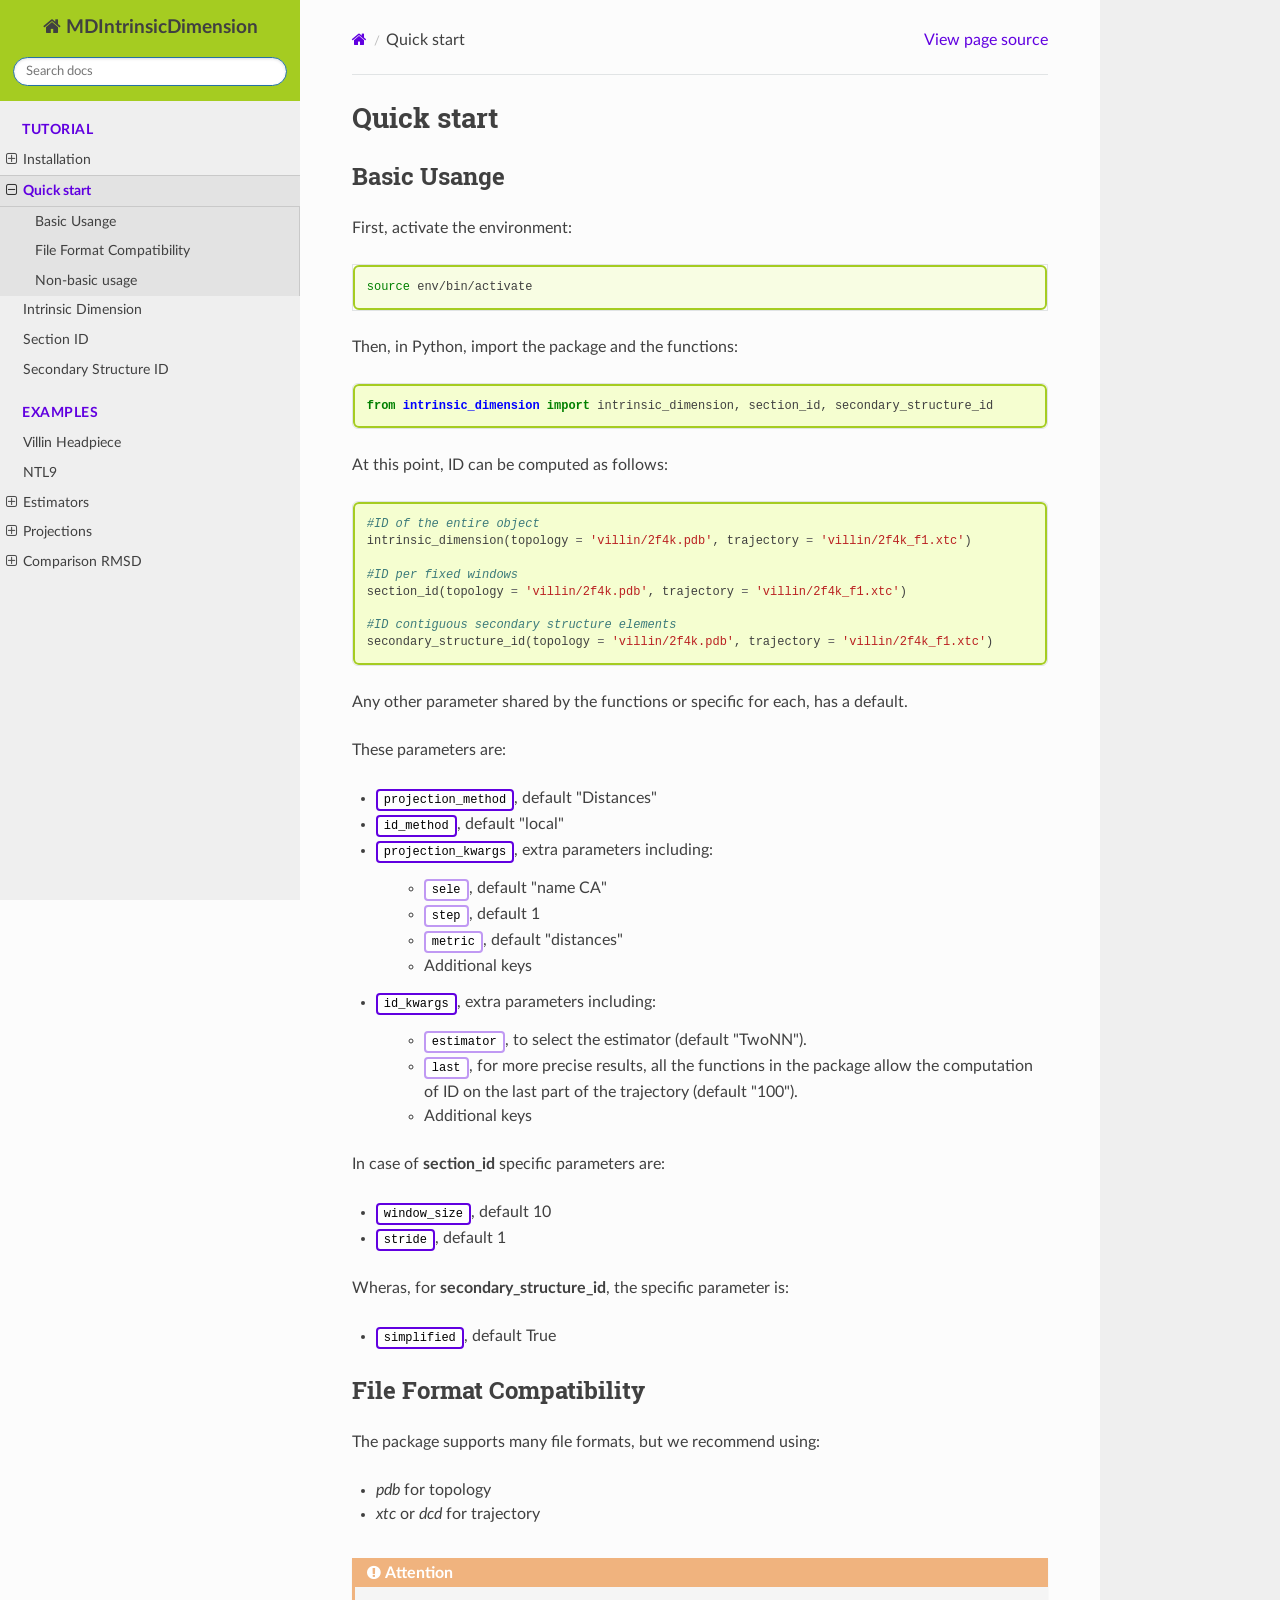
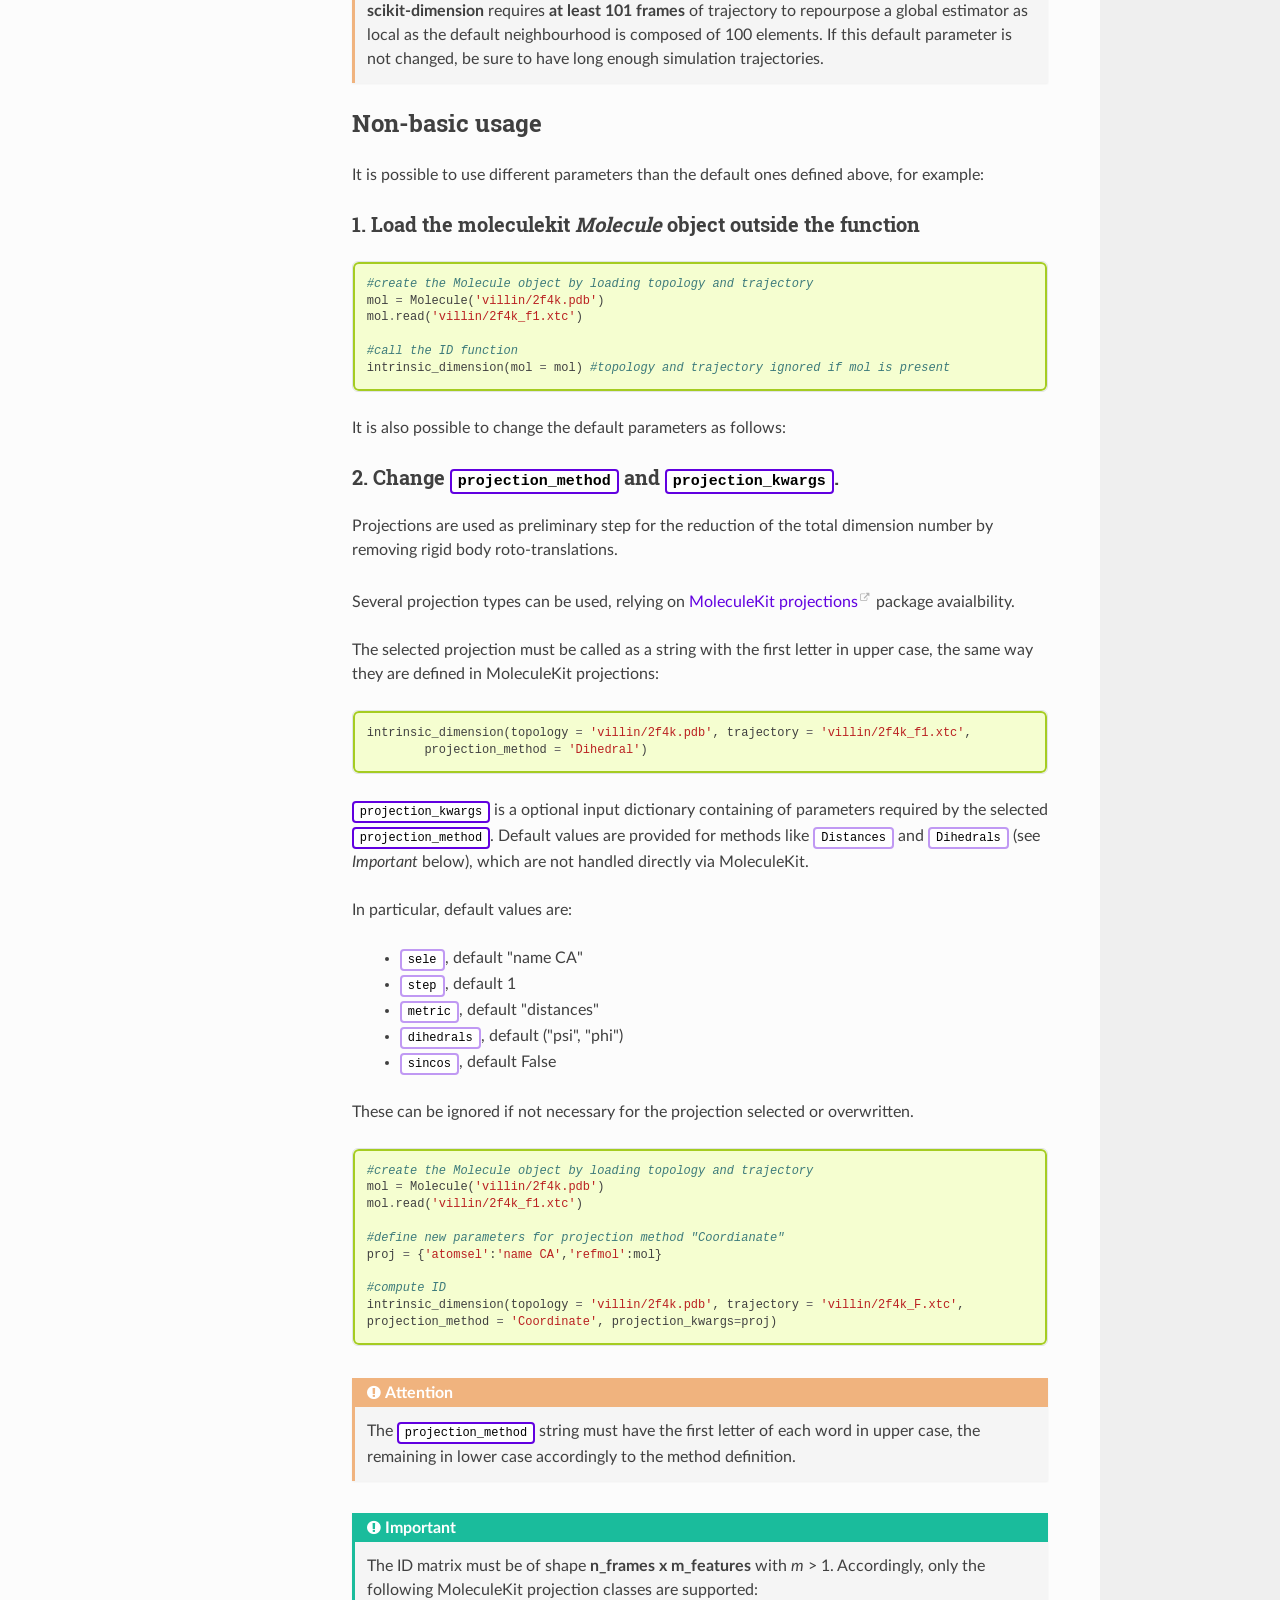
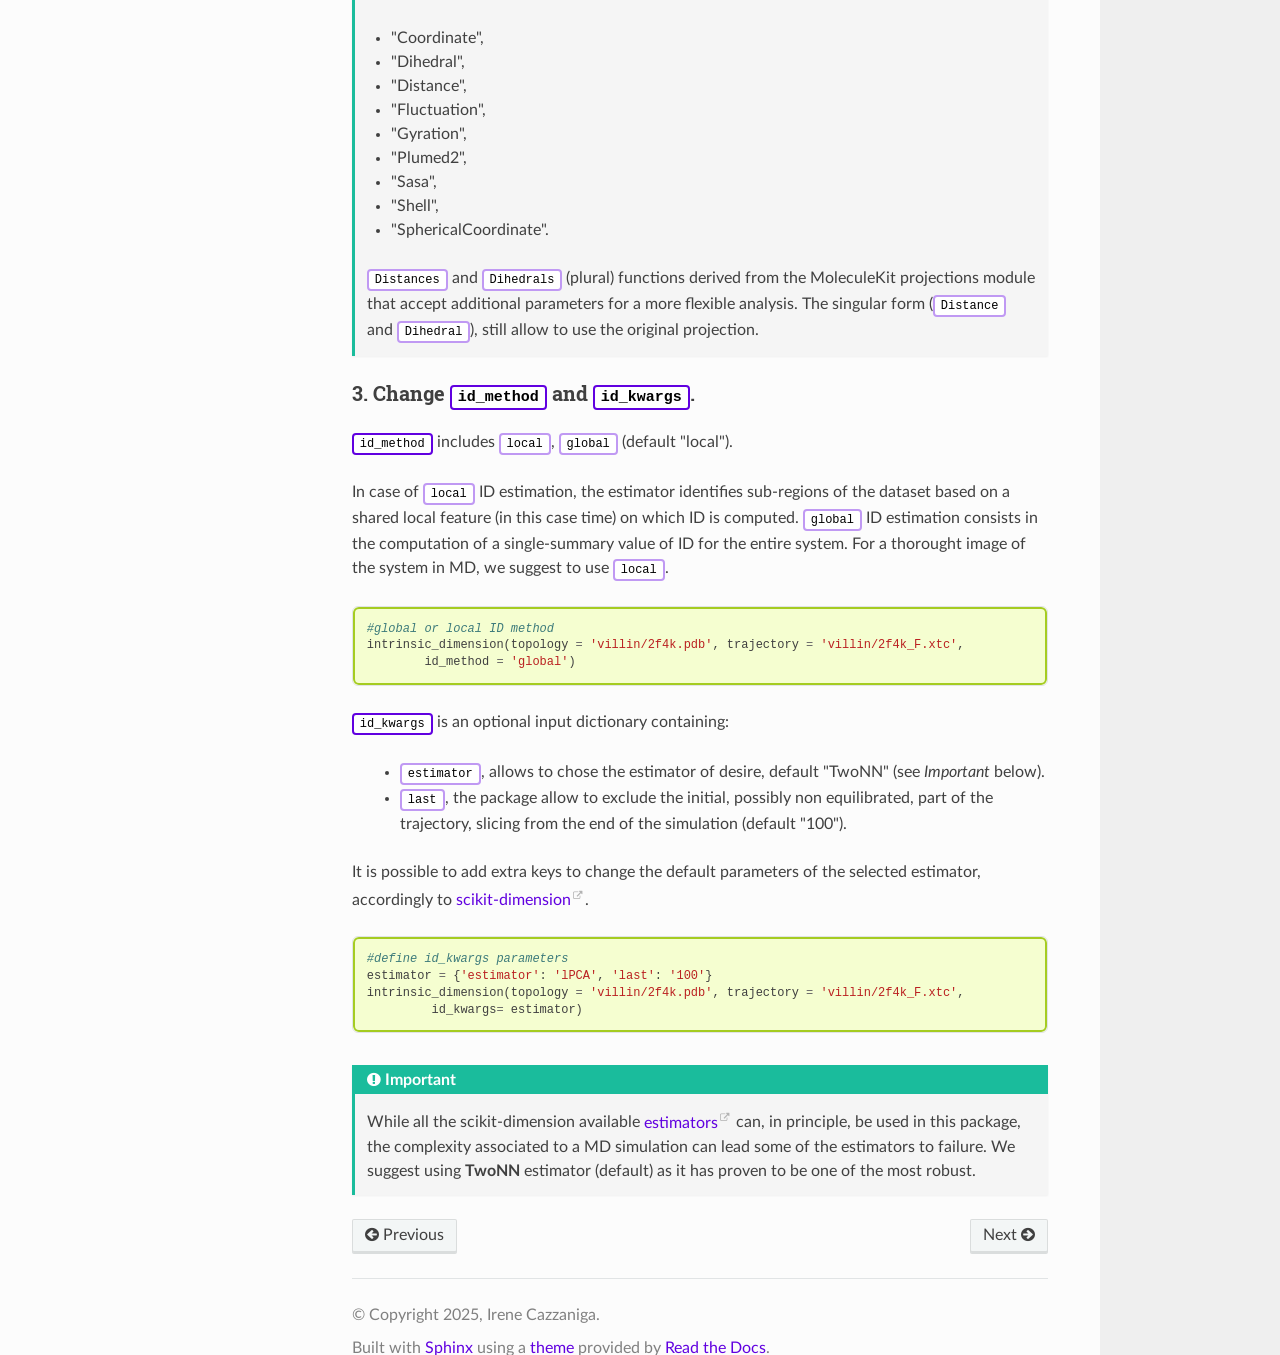
<file: quickstart.html>
<!DOCTYPE html>
<html class="writer-html5" lang="English" data-content_root="./">
<head>
  <meta charset="utf-8" /><meta name="viewport" content="width=device-width, initial-scale=1" />

  <meta name="viewport" content="width=device-width, initial-scale=1.0" />
  <title>Quick start &mdash; MDIntrinsicDimension 0.1.0 documentation</title>
      <link rel="stylesheet" type="text/css" href="_static/pygments.css?v=b86133f3" />
      <link rel="stylesheet" type="text/css" href="_static/css/theme.css?v=e59714d7" />
      <link rel="stylesheet" type="text/css" href="_static/mystnb.8ecb98da25f57f5357bf6f572d296f466b2cfe2517ffebfabe82451661e28f02.css" />
      <link rel="stylesheet" type="text/css" href="_static/custom.css?v=3e66a7f4" />

  
      <script src="_static/jquery.js?v=5d32c60e"></script>
      <script src="_static/_sphinx_javascript_frameworks_compat.js?v=2cd50e6c"></script>
      <script src="_static/documentation_options.js?v=76184ce0"></script>
      <script src="_static/doctools.js?v=9bcbadda"></script>
      <script src="_static/sphinx_highlight.js?v=dc90522c"></script>
    <script src="_static/js/theme.js"></script>
    <link rel="index" title="Index" href="genindex.html" />
    <link rel="search" title="Search" href="search.html" />
    <link rel="next" title="Intrinsic Dimension" href="villin_data.html" />
    <link rel="prev" title="Installation" href="installation.html" /> 
</head>

<body class="wy-body-for-nav"> 
  <div class="wy-grid-for-nav">
    <nav data-toggle="wy-nav-shift" class="wy-nav-side">
      <div class="wy-side-scroll">
        <div class="wy-side-nav-search"  style="background: #ceff99" >

          
          
          <a href="index.html" class="icon icon-home">
            MDIntrinsicDimension
          </a>
<div role="search">
  <form id="rtd-search-form" class="wy-form" action="search.html" method="get">
    <input type="text" name="q" placeholder="Search docs" aria-label="Search docs" />
    <input type="hidden" name="check_keywords" value="yes" />
    <input type="hidden" name="area" value="default" />
  </form>
</div>
        </div><div class="wy-menu wy-menu-vertical" data-spy="affix" role="navigation" aria-label="Navigation menu">
              <p class="caption" role="heading"><span class="caption-text">TUTORIAL</span></p>
<ul class="current">
<li class="toctree-l1"><a class="reference internal" href="installation.html">Installation</a><ul>
<li class="toctree-l2"><a class="reference internal" href="installation.html#dependencies">Dependencies</a></li>
</ul>
</li>
<li class="toctree-l1 current"><a class="current reference internal" href="#">Quick start</a><ul>
<li class="toctree-l2"><a class="reference internal" href="#basic-usange">Basic Usange</a></li>
<li class="toctree-l2"><a class="reference internal" href="#file-format-compatibility">File Format Compatibility</a></li>
<li class="toctree-l2"><a class="reference internal" href="#non-basic-usage">Non-basic usage</a></li>
</ul>
</li>
<li class="toctree-l1"><a class="reference internal" href="villin_data.html">Intrinsic Dimension</a></li>
<li class="toctree-l1"><a class="reference internal" href="villin_data.html#section-id">Section ID</a></li>
<li class="toctree-l1"><a class="reference internal" href="villin_data.html#secondary-structure-id">Secondary Structure ID</a></li>
</ul>
<p class="caption" role="heading"><span class="caption-text">EXAMPLES</span></p>
<ul>
<li class="toctree-l1"><a class="reference internal" href="villin_plots.html">Villin Headpiece <br></a></li>
<li class="toctree-l1"><a class="reference internal" href="NTL9_plots.html">NTL9 <br></a></li>
<li class="toctree-l1"><a class="reference internal" href="estimators.html">Estimators</a><ul>
<li class="toctree-l2"><a class="reference internal" href="estimators.html#villin">Villin</a></li>
<li class="toctree-l2"><a class="reference internal" href="estimators.html#ntl9">NTL9</a></li>
</ul>
</li>
<li class="toctree-l1"><a class="reference internal" href="projections.html">Projections</a><ul>
<li class="toctree-l2"><a class="reference internal" href="projections.html#villin">Villin</a></li>
<li class="toctree-l2"><a class="reference internal" href="projections.html#ntl9">NTL9</a></li>
</ul>
</li>
<li class="toctree-l1"><a class="reference internal" href="rmsd.html">Comparison RMSD</a><ul>
<li class="toctree-l2"><a class="reference internal" href="rmsd.html#villin">Villin</a></li>
<li class="toctree-l2"><a class="reference internal" href="rmsd.html#ntl9">NTL9</a></li>
</ul>
</li>
</ul>

        </div>
      </div>
    </nav>

    <section data-toggle="wy-nav-shift" class="wy-nav-content-wrap"><nav class="wy-nav-top" aria-label="Mobile navigation menu"  style="background: #ceff99" >
          <i data-toggle="wy-nav-top" class="fa fa-bars"></i>
          <a href="index.html">MDIntrinsicDimension</a>
      </nav>

      <div class="wy-nav-content">
        <div class="rst-content style-external-links">
          <div role="navigation" aria-label="Page navigation">
  <ul class="wy-breadcrumbs">
      <li><a href="index.html" class="icon icon-home" aria-label="Home"></a></li>
      <li class="breadcrumb-item active">Quick start</li>
      <li class="wy-breadcrumbs-aside">
            <a href="_sources/quickstart.rst.txt" rel="nofollow"> View page source</a>
      </li>
  </ul>
  <hr/>
</div>
          <div role="main" class="document" itemscope="itemscope" itemtype="http://schema.org/Article">
           <div itemprop="articleBody">
             
  <section id="quick-start">
<h1>Quick start<a class="headerlink" href="#quick-start" title="Link to this heading"></a></h1>
<section id="basic-usange">
<h2>Basic Usange<a class="headerlink" href="#basic-usange" title="Link to this heading"></a></h2>
<p>First, activate the environment:</p>
<div class="highlight-bash notranslate"><div class="highlight"><pre><span></span><span class="nb">source</span><span class="w"> </span>env/bin/activate
</pre></div>
</div>
<p>Then, in Python, import the package and the functions:</p>
<div class="highlight-python notranslate"><div class="highlight"><pre><span></span><span class="kn">from</span><span class="w"> </span><span class="nn">intrinsic_dimension</span><span class="w"> </span><span class="kn">import</span> <span class="n">intrinsic_dimension</span><span class="p">,</span> <span class="n">section_id</span><span class="p">,</span> <span class="n">secondary_structure_id</span>
</pre></div>
</div>
<p>At this point, ID can be computed as follows:</p>
<div class="highlight-python notranslate"><div class="highlight"><pre><span></span><span class="c1">#ID of the entire object</span>
<span class="n">intrinsic_dimension</span><span class="p">(</span><span class="n">topology</span> <span class="o">=</span> <span class="s1">&#39;villin/2f4k.pdb&#39;</span><span class="p">,</span> <span class="n">trajectory</span> <span class="o">=</span> <span class="s1">&#39;villin/2f4k_f1.xtc&#39;</span><span class="p">)</span>

<span class="c1">#ID per fixed windows</span>
<span class="n">section_id</span><span class="p">(</span><span class="n">topology</span> <span class="o">=</span> <span class="s1">&#39;villin/2f4k.pdb&#39;</span><span class="p">,</span> <span class="n">trajectory</span> <span class="o">=</span> <span class="s1">&#39;villin/2f4k_f1.xtc&#39;</span><span class="p">)</span>

<span class="c1">#ID contiguous secondary structure elements</span>
<span class="n">secondary_structure_id</span><span class="p">(</span><span class="n">topology</span> <span class="o">=</span> <span class="s1">&#39;villin/2f4k.pdb&#39;</span><span class="p">,</span> <span class="n">trajectory</span> <span class="o">=</span> <span class="s1">&#39;villin/2f4k_f1.xtc&#39;</span><span class="p">)</span>
</pre></div>
</div>
<p>Any other parameter shared by the functions or specific for each, has a default.</p>
<p>These parameters are:</p>
<ul>
<li><p><code class="code mark docutils literal notranslate"><span class="pre">projection_method</span></code>, default &quot;Distances&quot;</p></li>
<li><p><code class="code mark docutils literal notranslate"><span class="pre">id_method</span></code>, default &quot;local&quot;</p></li>
<li><p><code class="code mark docutils literal notranslate"><span class="pre">projection_kwargs</span></code>, extra parameters including:</p>
<blockquote>
<div><ul class="simple">
<li><p><code class="docutils literal notranslate"><span class="pre">sele</span></code>, default &quot;name CA&quot;</p></li>
<li><p><code class="docutils literal notranslate"><span class="pre">step</span></code>, default 1</p></li>
<li><p><code class="docutils literal notranslate"><span class="pre">metric</span></code>, default &quot;distances&quot;</p></li>
<li><p>Additional keys</p></li>
</ul>
</div></blockquote>
</li>
<li><p><code class="code mark docutils literal notranslate"><span class="pre">id_kwargs</span></code>, extra parameters including:</p>
<blockquote>
<div><ul class="simple">
<li><p><code class="docutils literal notranslate"><span class="pre">estimator</span></code>, to select the estimator (default &quot;TwoNN&quot;).</p></li>
<li><p><code class="docutils literal notranslate"><span class="pre">last</span></code>, for more precise results, all the functions in the package allow the computation of ID on the last part of the trajectory (default &quot;100&quot;).</p></li>
<li><p>Additional keys</p></li>
</ul>
</div></blockquote>
</li>
</ul>
<p>In case of <strong>section_id</strong> specific parameters are:</p>
<ul class="simple">
<li><p><code class="code mark docutils literal notranslate"><span class="pre">window_size</span></code>, default 10</p></li>
<li><p><code class="code mark docutils literal notranslate"><span class="pre">stride</span></code>, default 1</p></li>
</ul>
<p>Wheras, for <strong>secondary_structure_id</strong>, the specific parameter is:</p>
<ul class="simple">
<li><p><code class="code mark docutils literal notranslate"><span class="pre">simplified</span></code>, default True</p></li>
</ul>
</section>
<section id="file-format-compatibility">
<h2>File Format Compatibility<a class="headerlink" href="#file-format-compatibility" title="Link to this heading"></a></h2>
<p>The package supports many file formats, but we recommend using:</p>
<ul class="simple">
<li><p><cite>pdb</cite> for topology</p></li>
<li><p><cite>xtc</cite> or <cite>dcd</cite> for trajectory</p></li>
</ul>
<div class="admonition attention">
<p class="admonition-title">Attention</p>
<p><strong>scikit-dimension</strong> requires <strong>at least 101 frames</strong> of trajectory to repourpose a global estimator as local as the default neighbourhood is composed of 100 elements.
If this default parameter is not changed, be sure to have long enough simulation trajectories.</p>
</div>
</section>
<section id="non-basic-usage">
<h2>Non-basic usage<a class="headerlink" href="#non-basic-usage" title="Link to this heading"></a></h2>
<p>It is possible to use different parameters than the default ones defined above, for example:</p>
<section id="load-the-moleculekit-molecule-object-outside-the-function">
<h3>1. Load the moleculekit <cite>Molecule</cite> object outside the function<a class="headerlink" href="#load-the-moleculekit-molecule-object-outside-the-function" title="Link to this heading"></a></h3>
<div class="highlight-python notranslate"><div class="highlight"><pre><span></span><span class="c1">#create the Molecule object by loading topology and trajectory</span>
<span class="n">mol</span> <span class="o">=</span> <span class="n">Molecule</span><span class="p">(</span><span class="s1">&#39;villin/2f4k.pdb&#39;</span><span class="p">)</span>
<span class="n">mol</span><span class="o">.</span><span class="n">read</span><span class="p">(</span><span class="s1">&#39;villin/2f4k_f1.xtc&#39;</span><span class="p">)</span>

<span class="c1">#call the ID function</span>
<span class="n">intrinsic_dimension</span><span class="p">(</span><span class="n">mol</span> <span class="o">=</span> <span class="n">mol</span><span class="p">)</span> <span class="c1">#topology and trajectory ignored if mol is present</span>
</pre></div>
</div>
<p>It is also possible to change the default parameters as follows:</p>
</section>
<section id="change-projection-method-and-projection-kwargs">
<h3>2. Change <code class="code mark docutils literal notranslate"><span class="pre">projection_method</span></code> and <code class="code mark docutils literal notranslate"><span class="pre">projection_kwargs</span></code>.<a class="headerlink" href="#change-projection-method-and-projection-kwargs" title="Link to this heading"></a></h3>
<p>Projections are used as preliminary step for the reduction of the total dimension number by removing rigid body roto-translations.</p>
<p>Several projection types can be used, relying on <a class="reference external" href="https://software.acellera.com/moleculekit/moleculekit.projections.html">MoleculeKit projections</a> package avaialbility.</p>
<p>The selected projection must be called as a string with the first letter in upper case, the same way they are defined in MoleculeKit projections:</p>
<div class="highlight-python notranslate"><div class="highlight"><pre><span></span><span class="n">intrinsic_dimension</span><span class="p">(</span><span class="n">topology</span> <span class="o">=</span> <span class="s1">&#39;villin/2f4k.pdb&#39;</span><span class="p">,</span> <span class="n">trajectory</span> <span class="o">=</span> <span class="s1">&#39;villin/2f4k_f1.xtc&#39;</span><span class="p">,</span>
        <span class="n">projection_method</span> <span class="o">=</span> <span class="s1">&#39;Dihedral&#39;</span><span class="p">)</span>
</pre></div>
</div>
<p><code class="code mark docutils literal notranslate"><span class="pre">projection_kwargs</span></code> is a optional input dictionary containing of parameters required by the selected <code class="code mark docutils literal notranslate"><span class="pre">projection_method</span></code>.
Default values are provided for methods like <code class="docutils literal notranslate"><span class="pre">Distances</span></code> and <code class="docutils literal notranslate"><span class="pre">Dihedrals</span></code> (see <em>Important</em> below), which are not handled directly via MoleculeKit.</p>
<p>In particular, default values are:</p>
<blockquote>
<div><ul class="simple">
<li><p><code class="docutils literal notranslate"><span class="pre">sele</span></code>, default &quot;name CA&quot;</p></li>
<li><p><code class="docutils literal notranslate"><span class="pre">step</span></code>, default 1</p></li>
<li><p><code class="docutils literal notranslate"><span class="pre">metric</span></code>, default &quot;distances&quot;</p></li>
<li><p><code class="docutils literal notranslate"><span class="pre">dihedrals</span></code>, default (&quot;psi&quot;, &quot;phi&quot;)</p></li>
<li><p><code class="docutils literal notranslate"><span class="pre">sincos</span></code>, default False</p></li>
</ul>
</div></blockquote>
<p>These can be ignored if not necessary for the projection selected or overwritten.</p>
<div class="highlight-python notranslate"><div class="highlight"><pre><span></span><span class="c1">#create the Molecule object by loading topology and trajectory</span>
<span class="n">mol</span> <span class="o">=</span> <span class="n">Molecule</span><span class="p">(</span><span class="s1">&#39;villin/2f4k.pdb&#39;</span><span class="p">)</span>
<span class="n">mol</span><span class="o">.</span><span class="n">read</span><span class="p">(</span><span class="s1">&#39;villin/2f4k_f1.xtc&#39;</span><span class="p">)</span>

<span class="c1">#define new parameters for projection method &quot;Coordianate&quot;</span>
<span class="n">proj</span> <span class="o">=</span> <span class="p">{</span><span class="s1">&#39;atomsel&#39;</span><span class="p">:</span><span class="s1">&#39;name CA&#39;</span><span class="p">,</span><span class="s1">&#39;refmol&#39;</span><span class="p">:</span><span class="n">mol</span><span class="p">}</span>

<span class="c1">#compute ID</span>
<span class="n">intrinsic_dimension</span><span class="p">(</span><span class="n">topology</span> <span class="o">=</span> <span class="s1">&#39;villin/2f4k.pdb&#39;</span><span class="p">,</span> <span class="n">trajectory</span> <span class="o">=</span> <span class="s1">&#39;villin/2f4k_F.xtc&#39;</span><span class="p">,</span>
<span class="n">projection_method</span> <span class="o">=</span> <span class="s1">&#39;Coordinate&#39;</span><span class="p">,</span> <span class="n">projection_kwargs</span><span class="o">=</span><span class="n">proj</span><span class="p">)</span>
</pre></div>
</div>
<div class="admonition attention">
<p class="admonition-title">Attention</p>
<p>The <code class="code mark docutils literal notranslate"><span class="pre">projection_method</span></code> string must have the first letter of each word in upper case, the remaining in lower case accordingly to the method definition.</p>
</div>
<div class="admonition important">
<p class="admonition-title">Important</p>
<p>The ID matrix must be of shape <strong>n_frames x m_features</strong> with <em>m</em> &gt; 1.
Accordingly, only the following MoleculeKit projection classes are supported:</p>
<ul class="simple">
<li><p>&quot;Coordinate&quot;,</p></li>
<li><p>&quot;Dihedral&quot;,</p></li>
<li><p>&quot;Distance&quot;,</p></li>
<li><p>&quot;Fluctuation&quot;,</p></li>
<li><p>&quot;Gyration&quot;,</p></li>
<li><p>&quot;Plumed2&quot;,</p></li>
<li><p>&quot;Sasa&quot;,</p></li>
<li><p>&quot;Shell&quot;,</p></li>
<li><p>&quot;SphericalCoordinate&quot;.</p></li>
</ul>
<p><code class="docutils literal notranslate"><span class="pre">Distances</span></code> and <code class="docutils literal notranslate"><span class="pre">Dihedrals</span></code> (plural) functions derived from the MoleculeKit projections module that accept additional parameters for a more flexible analysis.
The singular form (<code class="docutils literal notranslate"><span class="pre">Distance</span></code> and <code class="docutils literal notranslate"><span class="pre">Dihedral</span></code>), still allow to use the original projection.</p>
</div>
</section>
<section id="change-id-method-and-id-kwargs">
<h3>3. Change <code class="code mark docutils literal notranslate"><span class="pre">id_method</span></code> and <code class="code mark docutils literal notranslate"><span class="pre">id_kwargs</span></code>.<a class="headerlink" href="#change-id-method-and-id-kwargs" title="Link to this heading"></a></h3>
<p><code class="code mark docutils literal notranslate"><span class="pre">id_method</span></code> includes <code class="docutils literal notranslate"><span class="pre">local</span></code>, <code class="docutils literal notranslate"><span class="pre">global</span></code> (default &quot;local&quot;).</p>
<p>In case of <code class="docutils literal notranslate"><span class="pre">local</span></code> ID estimation, the estimator identifies sub-regions of the dataset based on a shared local feature (in this case time) on which ID is computed.
<code class="docutils literal notranslate"><span class="pre">global</span></code> ID estimation consists in the computation of a single-summary value of ID for the entire system. For a thorought image of the system in MD, we suggest to use <code class="docutils literal notranslate"><span class="pre">local</span></code>.</p>
<div class="highlight-python notranslate"><div class="highlight"><pre><span></span><span class="c1">#global or local ID method</span>
<span class="n">intrinsic_dimension</span><span class="p">(</span><span class="n">topology</span> <span class="o">=</span> <span class="s1">&#39;villin/2f4k.pdb&#39;</span><span class="p">,</span> <span class="n">trajectory</span> <span class="o">=</span> <span class="s1">&#39;villin/2f4k_F.xtc&#39;</span><span class="p">,</span>
        <span class="n">id_method</span> <span class="o">=</span> <span class="s1">&#39;global&#39;</span><span class="p">)</span>
</pre></div>
</div>
<p><code class="code mark docutils literal notranslate"><span class="pre">id_kwargs</span></code> is an optional input dictionary containing:</p>
<blockquote>
<div><ul class="simple">
<li><p><code class="docutils literal notranslate"><span class="pre">estimator</span></code>, allows to chose the estimator of desire, default &quot;TwoNN&quot; (see <em>Important</em> below).</p></li>
<li><p><code class="docutils literal notranslate"><span class="pre">last</span></code>, the package allow to exclude the initial, possibly non equilibrated, part of the trajectory, slicing from the end of the simulation (default &quot;100&quot;).</p></li>
</ul>
</div></blockquote>
<p>It is possible to add extra keys to change the default parameters of the selected estimator, accordingly to <a class="reference external" href="https://scikit-dimension.readthedocs.io/en/latest/">scikit-dimension</a>.</p>
<div class="highlight-python notranslate"><div class="highlight"><pre><span></span><span class="c1">#define id_kwargs parameters</span>
<span class="n">estimator</span> <span class="o">=</span> <span class="p">{</span><span class="s1">&#39;estimator&#39;</span><span class="p">:</span> <span class="s1">&#39;lPCA&#39;</span><span class="p">,</span> <span class="s1">&#39;last&#39;</span><span class="p">:</span> <span class="s1">&#39;100&#39;</span><span class="p">}</span>
<span class="n">intrinsic_dimension</span><span class="p">(</span><span class="n">topology</span> <span class="o">=</span> <span class="s1">&#39;villin/2f4k.pdb&#39;</span><span class="p">,</span> <span class="n">trajectory</span> <span class="o">=</span> <span class="s1">&#39;villin/2f4k_F.xtc&#39;</span><span class="p">,</span>
         <span class="n">id_kwargs</span><span class="o">=</span> <span class="n">estimator</span><span class="p">)</span>
</pre></div>
</div>
<div class="admonition important">
<p class="admonition-title">Important</p>
<p>While all the scikit-dimension available <a class="reference external" href="https://scikit-dimension.readthedocs.io/en/latest/api.html">estimators</a> can, in principle, be used in this package, the complexity associated to a MD simulation can lead some of the estimators to failure.
We suggest using <strong>TwoNN</strong> estimator (default) as it has proven to be one of the most robust.</p>
</div>
</section>
</section>
</section>


           </div>
          </div>
          <footer><div class="rst-footer-buttons" role="navigation" aria-label="Footer">
        <a href="installation.html" class="btn btn-neutral float-left" title="Installation" accesskey="p" rel="prev"><span class="fa fa-arrow-circle-left" aria-hidden="true"></span> Previous</a>
        <a href="villin_data.html" class="btn btn-neutral float-right" title="Intrinsic Dimension" accesskey="n" rel="next">Next <span class="fa fa-arrow-circle-right" aria-hidden="true"></span></a>
    </div>

  <hr/>

  <div role="contentinfo">
    <p>&#169; Copyright 2025, Irene Cazzaniga.</p>
  </div>

  Built with <a href="https://www.sphinx-doc.org/">Sphinx</a> using a
    <a href="https://github.com/readthedocs/sphinx_rtd_theme">theme</a>
    provided by <a href="https://readthedocs.org">Read the Docs</a>.
   

</footer>
        </div>
      </div>
    </section>
  </div>
  <script>
      jQuery(function () {
          SphinxRtdTheme.Navigation.enable(false);
      });
  </script>
    <!-- Theme Analytics -->
    <script async src="https://www.googletagmanager.com/gtag/js?id=G-XXXXXXXXXX"></script>
    <script>
      window.dataLayer = window.dataLayer || [];
      function gtag(){dataLayer.push(arguments);}
      gtag('js', new Date());

      gtag('config', 'G-XXXXXXXXXX', {
          'anonymize_ip': false,
      });
    </script> 

</body>
</html>
</file>
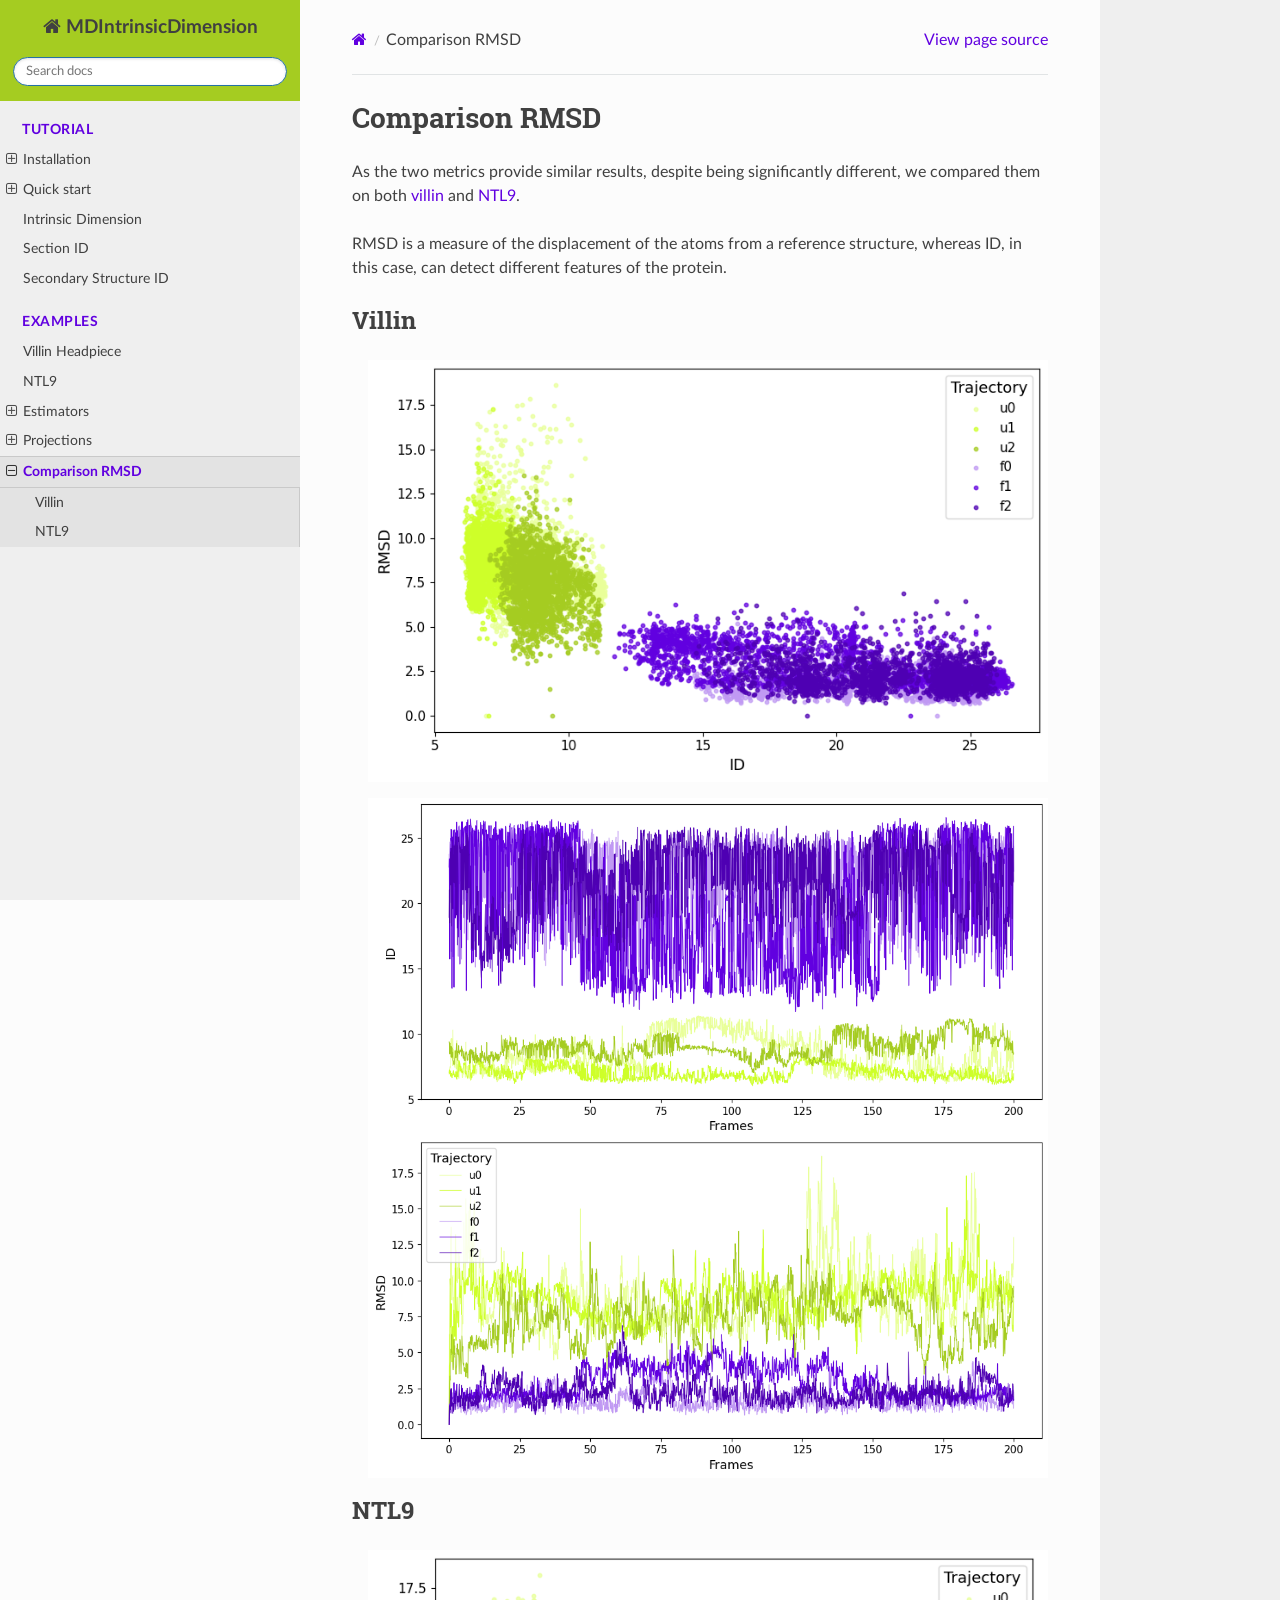
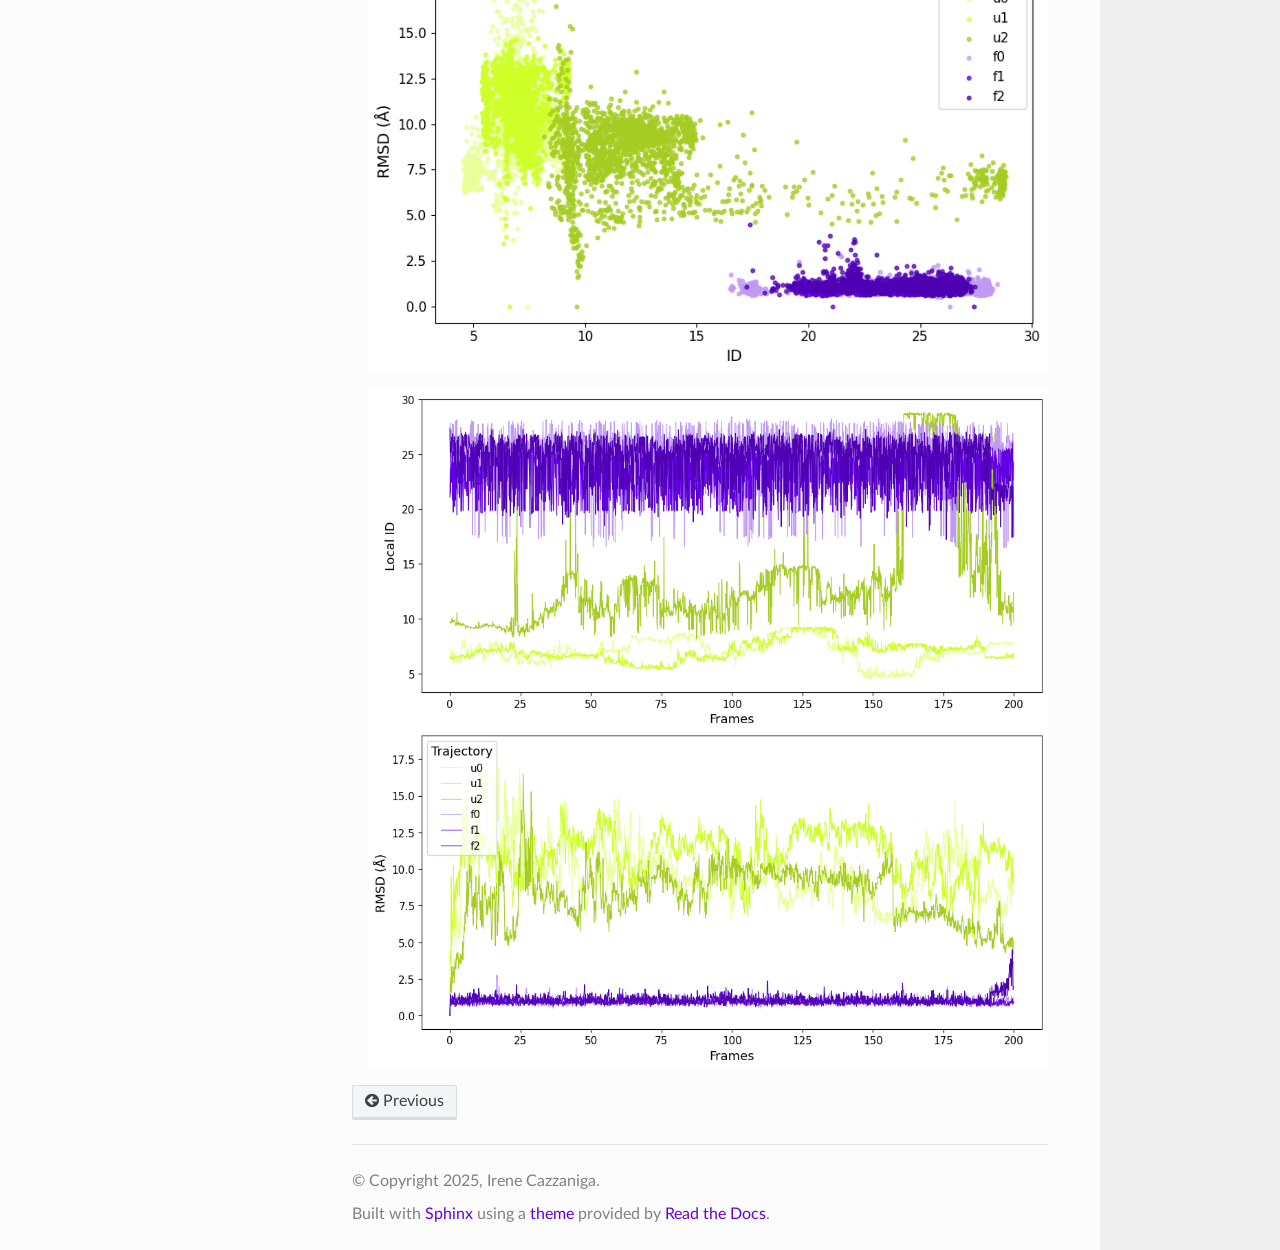
<file: rmsd.html>
<!DOCTYPE html>
<html class="writer-html5" lang="English" data-content_root="./">
<head>
  <meta charset="utf-8" /><meta name="viewport" content="width=device-width, initial-scale=1" />

  <meta name="viewport" content="width=device-width, initial-scale=1.0" />
  <title>Comparison RMSD &mdash; MDIntrinsicDimension 0.1.0 documentation</title>
      <link rel="stylesheet" type="text/css" href="_static/pygments.css?v=b86133f3" />
      <link rel="stylesheet" type="text/css" href="_static/css/theme.css?v=e59714d7" />
      <link rel="stylesheet" type="text/css" href="_static/mystnb.8ecb98da25f57f5357bf6f572d296f466b2cfe2517ffebfabe82451661e28f02.css" />
      <link rel="stylesheet" type="text/css" href="_static/custom.css?v=3e66a7f4" />

  
      <script src="_static/jquery.js?v=5d32c60e"></script>
      <script src="_static/_sphinx_javascript_frameworks_compat.js?v=2cd50e6c"></script>
      <script src="_static/documentation_options.js?v=76184ce0"></script>
      <script src="_static/doctools.js?v=9bcbadda"></script>
      <script src="_static/sphinx_highlight.js?v=dc90522c"></script>
    <script src="_static/js/theme.js"></script>
    <link rel="index" title="Index" href="genindex.html" />
    <link rel="search" title="Search" href="search.html" />
    <link rel="prev" title="Projections" href="projections.html" /> 
</head>

<body class="wy-body-for-nav"> 
  <div class="wy-grid-for-nav">
    <nav data-toggle="wy-nav-shift" class="wy-nav-side">
      <div class="wy-side-scroll">
        <div class="wy-side-nav-search"  style="background: #ceff99" >

          
          
          <a href="index.html" class="icon icon-home">
            MDIntrinsicDimension
          </a>
<div role="search">
  <form id="rtd-search-form" class="wy-form" action="search.html" method="get">
    <input type="text" name="q" placeholder="Search docs" aria-label="Search docs" />
    <input type="hidden" name="check_keywords" value="yes" />
    <input type="hidden" name="area" value="default" />
  </form>
</div>
        </div><div class="wy-menu wy-menu-vertical" data-spy="affix" role="navigation" aria-label="Navigation menu">
              <p class="caption" role="heading"><span class="caption-text">TUTORIAL</span></p>
<ul>
<li class="toctree-l1"><a class="reference internal" href="installation.html">Installation</a><ul>
<li class="toctree-l2"><a class="reference internal" href="installation.html#dependencies">Dependencies</a></li>
</ul>
</li>
<li class="toctree-l1"><a class="reference internal" href="quickstart.html">Quick start</a><ul>
<li class="toctree-l2"><a class="reference internal" href="quickstart.html#basic-usange">Basic Usange</a></li>
<li class="toctree-l2"><a class="reference internal" href="quickstart.html#file-format-compatibility">File Format Compatibility</a></li>
<li class="toctree-l2"><a class="reference internal" href="quickstart.html#non-basic-usage">Non-basic usage</a></li>
</ul>
</li>
<li class="toctree-l1"><a class="reference internal" href="villin_data.html">Intrinsic Dimension</a></li>
<li class="toctree-l1"><a class="reference internal" href="villin_data.html#section-id">Section ID</a></li>
<li class="toctree-l1"><a class="reference internal" href="villin_data.html#secondary-structure-id">Secondary Structure ID</a></li>
</ul>
<p class="caption" role="heading"><span class="caption-text">EXAMPLES</span></p>
<ul class="current">
<li class="toctree-l1"><a class="reference internal" href="villin_plots.html">Villin Headpiece <br></a></li>
<li class="toctree-l1"><a class="reference internal" href="NTL9_plots.html">NTL9 <br></a></li>
<li class="toctree-l1"><a class="reference internal" href="estimators.html">Estimators</a><ul>
<li class="toctree-l2"><a class="reference internal" href="estimators.html#villin">Villin</a></li>
<li class="toctree-l2"><a class="reference internal" href="estimators.html#ntl9">NTL9</a></li>
</ul>
</li>
<li class="toctree-l1"><a class="reference internal" href="projections.html">Projections</a><ul>
<li class="toctree-l2"><a class="reference internal" href="projections.html#villin">Villin</a></li>
<li class="toctree-l2"><a class="reference internal" href="projections.html#ntl9">NTL9</a></li>
</ul>
</li>
<li class="toctree-l1 current"><a class="current reference internal" href="#">Comparison RMSD</a><ul>
<li class="toctree-l2"><a class="reference internal" href="#villin">Villin</a></li>
<li class="toctree-l2"><a class="reference internal" href="#ntl9">NTL9</a></li>
</ul>
</li>
</ul>

        </div>
      </div>
    </nav>

    <section data-toggle="wy-nav-shift" class="wy-nav-content-wrap"><nav class="wy-nav-top" aria-label="Mobile navigation menu"  style="background: #ceff99" >
          <i data-toggle="wy-nav-top" class="fa fa-bars"></i>
          <a href="index.html">MDIntrinsicDimension</a>
      </nav>

      <div class="wy-nav-content">
        <div class="rst-content style-external-links">
          <div role="navigation" aria-label="Page navigation">
  <ul class="wy-breadcrumbs">
      <li><a href="index.html" class="icon icon-home" aria-label="Home"></a></li>
      <li class="breadcrumb-item active">Comparison RMSD</li>
      <li class="wy-breadcrumbs-aside">
            <a href="_sources/rmsd.ipynb.txt" rel="nofollow"> View page source</a>
      </li>
  </ul>
  <hr/>
</div>
          <div role="main" class="document" itemscope="itemscope" itemtype="http://schema.org/Article">
           <div itemprop="articleBody">
             
  <section id="comparison-rmsd">
<h1>Comparison RMSD<a class="headerlink" href="#comparison-rmsd" title="Link to this heading"></a></h1>
<p>As the two metrics provide similar results, despite being significantly different, we compared them on both <a class="reference internal" href="#villin"><span class="xref myst">villin</span></a> and <a class="reference internal" href="#ntl9"><span class="xref myst">NTL9</span></a>.</p>
<p>RMSD is a measure of the displacement of the atoms from a reference structure, whereas ID, in this case, can detect different features of the protein.</p>
<section id="villin">
<h2>Villin<a class="headerlink" href="#villin" title="Link to this heading"></a></h2>
<div class="cell tag_remove-input docutils container">
<div class="cell_output docutils container">
<img alt="_images/8b40a985ef17e61b1151e1741cc1b2c323512ddc54b9eb157d26ffc0b93b2409.png" src="_images/8b40a985ef17e61b1151e1741cc1b2c323512ddc54b9eb157d26ffc0b93b2409.png" />
</div>
</div>
<div class="cell tag_remove-input docutils container">
<div class="cell_output docutils container">
<img alt="_images/72f5bdfbd638c7894099f2902482649b9e7db394c6a7f617213852c4e782cf3c.png" src="_images/72f5bdfbd638c7894099f2902482649b9e7db394c6a7f617213852c4e782cf3c.png" />
</div>
</div>
</section>
<section id="ntl9">
<h2>NTL9<a class="headerlink" href="#ntl9" title="Link to this heading"></a></h2>
<div class="cell tag_remove-input docutils container">
<div class="cell_output docutils container">
<img alt="_images/680bfc2c44ef8bda099362f3bfef7a83926792b13ee737ef2797043c5897c8d8.png" src="_images/680bfc2c44ef8bda099362f3bfef7a83926792b13ee737ef2797043c5897c8d8.png" />
</div>
</div>
<div class="cell tag_remove-input docutils container">
<div class="cell_output docutils container">
<img alt="_images/e9cc6b606c8d14f395f9d381dc5d5cffcc5a9ae455ec362d934f268690acc1a3.png" src="_images/e9cc6b606c8d14f395f9d381dc5d5cffcc5a9ae455ec362d934f268690acc1a3.png" />
</div>
</div>
</section>
</section>


           </div>
          </div>
          <footer><div class="rst-footer-buttons" role="navigation" aria-label="Footer">
        <a href="projections.html" class="btn btn-neutral float-left" title="Projections" accesskey="p" rel="prev"><span class="fa fa-arrow-circle-left" aria-hidden="true"></span> Previous</a>
    </div>

  <hr/>

  <div role="contentinfo">
    <p>&#169; Copyright 2025, Irene Cazzaniga.</p>
  </div>

  Built with <a href="https://www.sphinx-doc.org/">Sphinx</a> using a
    <a href="https://github.com/readthedocs/sphinx_rtd_theme">theme</a>
    provided by <a href="https://readthedocs.org">Read the Docs</a>.
   

</footer>
        </div>
      </div>
    </section>
  </div>
  <script>
      jQuery(function () {
          SphinxRtdTheme.Navigation.enable(false);
      });
  </script>
    <!-- Theme Analytics -->
    <script async src="https://www.googletagmanager.com/gtag/js?id=G-XXXXXXXXXX"></script>
    <script>
      window.dataLayer = window.dataLayer || [];
      function gtag(){dataLayer.push(arguments);}
      gtag('js', new Date());

      gtag('config', 'G-XXXXXXXXXX', {
          'anonymize_ip': false,
      });
    </script> 

</body>
</html>
</file>
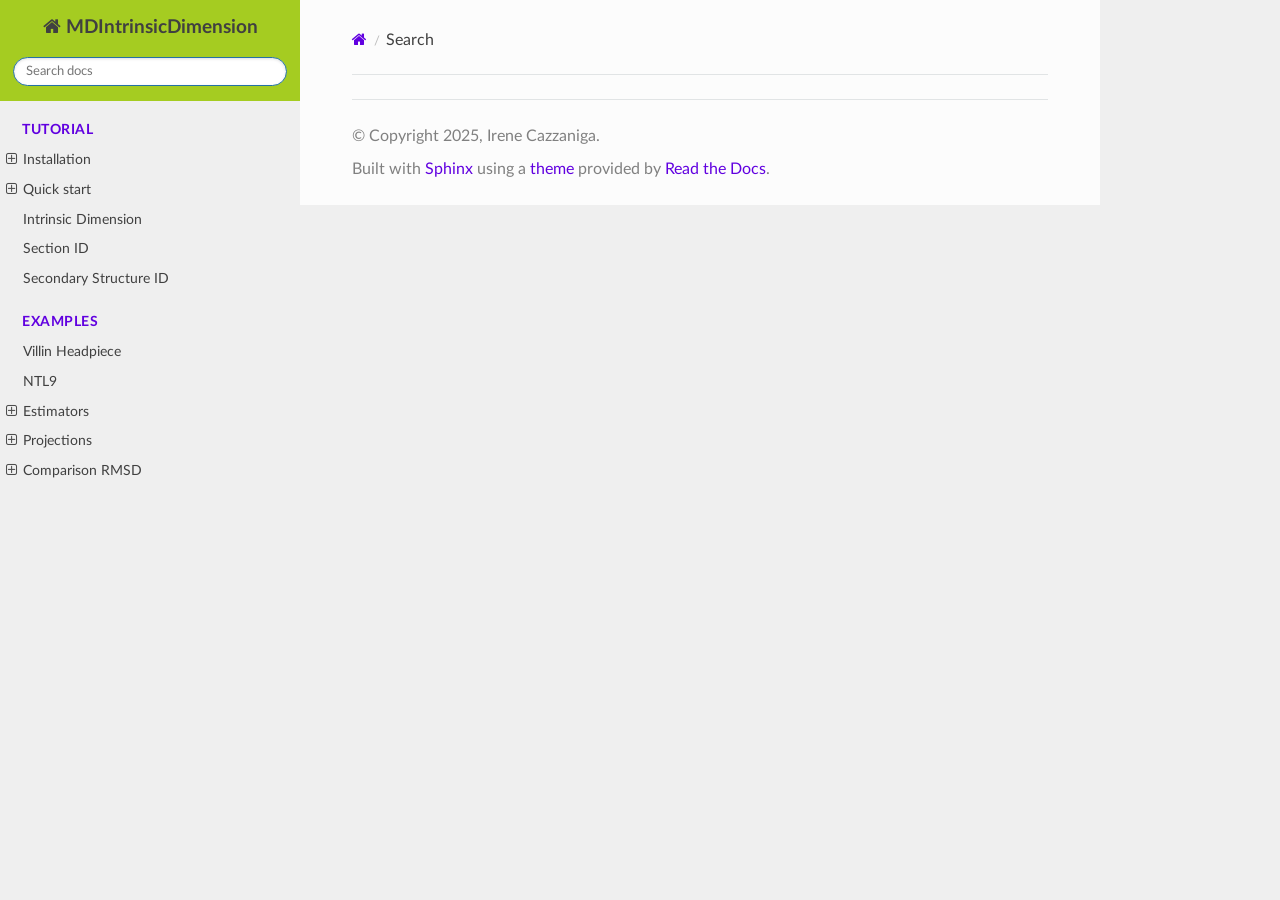
<file: search.html>
<!DOCTYPE html>
<html class="writer-html5" lang="English" data-content_root="./">
<head>
  <meta charset="utf-8" />
  <meta name="viewport" content="width=device-width, initial-scale=1.0" />
  <title>Search &mdash; MDIntrinsicDimension 0.1.0 documentation</title>
      <link rel="stylesheet" type="text/css" href="_static/pygments.css?v=b86133f3" />
      <link rel="stylesheet" type="text/css" href="_static/css/theme.css?v=e59714d7" />
      <link rel="stylesheet" type="text/css" href="_static/mystnb.8ecb98da25f57f5357bf6f572d296f466b2cfe2517ffebfabe82451661e28f02.css" />
      <link rel="stylesheet" type="text/css" href="_static/custom.css?v=3e66a7f4" />

  
    
      <script src="_static/jquery.js?v=5d32c60e"></script>
      <script src="_static/_sphinx_javascript_frameworks_compat.js?v=2cd50e6c"></script>
      <script src="_static/documentation_options.js?v=76184ce0"></script>
      <script src="_static/doctools.js?v=9bcbadda"></script>
      <script src="_static/sphinx_highlight.js?v=dc90522c"></script>
    <script src="_static/js/theme.js"></script>
    <script src="_static/searchtools.js"></script>
    <script src="_static/language_data.js"></script>
    <link rel="index" title="Index" href="genindex.html" />
    <link rel="search" title="Search" href="#" /> 
</head>

<body class="wy-body-for-nav"> 
  <div class="wy-grid-for-nav">
    <nav data-toggle="wy-nav-shift" class="wy-nav-side">
      <div class="wy-side-scroll">
        <div class="wy-side-nav-search"  style="background: #ceff99" >

          
          
          <a href="index.html" class="icon icon-home">
            MDIntrinsicDimension
          </a>
<div role="search">
  <form id="rtd-search-form" class="wy-form" action="#" method="get">
    <input type="text" name="q" placeholder="Search docs" aria-label="Search docs" />
    <input type="hidden" name="check_keywords" value="yes" />
    <input type="hidden" name="area" value="default" />
  </form>
</div>
        </div><div class="wy-menu wy-menu-vertical" data-spy="affix" role="navigation" aria-label="Navigation menu">
              <p class="caption" role="heading"><span class="caption-text">TUTORIAL</span></p>
<ul>
<li class="toctree-l1"><a class="reference internal" href="installation.html">Installation</a><ul>
<li class="toctree-l2"><a class="reference internal" href="installation.html#dependencies">Dependencies</a></li>
</ul>
</li>
<li class="toctree-l1"><a class="reference internal" href="quickstart.html">Quick start</a><ul>
<li class="toctree-l2"><a class="reference internal" href="quickstart.html#basic-usange">Basic Usange</a></li>
<li class="toctree-l2"><a class="reference internal" href="quickstart.html#file-format-compatibility">File Format Compatibility</a></li>
<li class="toctree-l2"><a class="reference internal" href="quickstart.html#non-basic-usage">Non-basic usage</a></li>
</ul>
</li>
<li class="toctree-l1"><a class="reference internal" href="villin_data.html">Intrinsic Dimension</a></li>
<li class="toctree-l1"><a class="reference internal" href="villin_data.html#section-id">Section ID</a></li>
<li class="toctree-l1"><a class="reference internal" href="villin_data.html#secondary-structure-id">Secondary Structure ID</a></li>
</ul>
<p class="caption" role="heading"><span class="caption-text">EXAMPLES</span></p>
<ul>
<li class="toctree-l1"><a class="reference internal" href="villin_plots.html">Villin Headpiece <br></a></li>
<li class="toctree-l1"><a class="reference internal" href="NTL9_plots.html">NTL9 <br></a></li>
<li class="toctree-l1"><a class="reference internal" href="estimators.html">Estimators</a><ul>
<li class="toctree-l2"><a class="reference internal" href="estimators.html#villin">Villin</a></li>
<li class="toctree-l2"><a class="reference internal" href="estimators.html#ntl9">NTL9</a></li>
</ul>
</li>
<li class="toctree-l1"><a class="reference internal" href="projections.html">Projections</a><ul>
<li class="toctree-l2"><a class="reference internal" href="projections.html#villin">Villin</a></li>
<li class="toctree-l2"><a class="reference internal" href="projections.html#ntl9">NTL9</a></li>
</ul>
</li>
<li class="toctree-l1"><a class="reference internal" href="rmsd.html">Comparison RMSD</a><ul>
<li class="toctree-l2"><a class="reference internal" href="rmsd.html#villin">Villin</a></li>
<li class="toctree-l2"><a class="reference internal" href="rmsd.html#ntl9">NTL9</a></li>
</ul>
</li>
</ul>

        </div>
      </div>
    </nav>

    <section data-toggle="wy-nav-shift" class="wy-nav-content-wrap"><nav class="wy-nav-top" aria-label="Mobile navigation menu"  style="background: #ceff99" >
          <i data-toggle="wy-nav-top" class="fa fa-bars"></i>
          <a href="index.html">MDIntrinsicDimension</a>
      </nav>

      <div class="wy-nav-content">
        <div class="rst-content style-external-links">
          <div role="navigation" aria-label="Page navigation">
  <ul class="wy-breadcrumbs">
      <li><a href="index.html" class="icon icon-home" aria-label="Home"></a></li>
      <li class="breadcrumb-item active">Search</li>
      <li class="wy-breadcrumbs-aside">
      </li>
  </ul>
  <hr/>
</div>
          <div role="main" class="document" itemscope="itemscope" itemtype="http://schema.org/Article">
           <div itemprop="articleBody">
             
  <noscript>
  <div id="fallback" class="admonition warning">
    <p class="last">
      Please activate JavaScript to enable the search functionality.
    </p>
  </div>
  </noscript>

  
  <div id="search-results">
  
  </div>

           </div>
          </div>
          <footer>

  <hr/>

  <div role="contentinfo">
    <p>&#169; Copyright 2025, Irene Cazzaniga.</p>
  </div>

  Built with <a href="https://www.sphinx-doc.org/">Sphinx</a> using a
    <a href="https://github.com/readthedocs/sphinx_rtd_theme">theme</a>
    provided by <a href="https://readthedocs.org">Read the Docs</a>.
   

</footer>
        </div>
      </div>
    </section>
  </div>
  <script>
      jQuery(function () {
          SphinxRtdTheme.Navigation.enable(false);
      });
  </script>
    <!-- Theme Analytics -->
    <script async src="https://www.googletagmanager.com/gtag/js?id=G-XXXXXXXXXX"></script>
    <script>
      window.dataLayer = window.dataLayer || [];
      function gtag(){dataLayer.push(arguments);}
      gtag('js', new Date());

      gtag('config', 'G-XXXXXXXXXX', {
          'anonymize_ip': false,
      });
    </script>
  <script>
    jQuery(function() { Search.loadIndex("searchindex.js"); });
  </script>
  
  <script id="searchindexloader"></script>
   


</body>
</html>
</file>
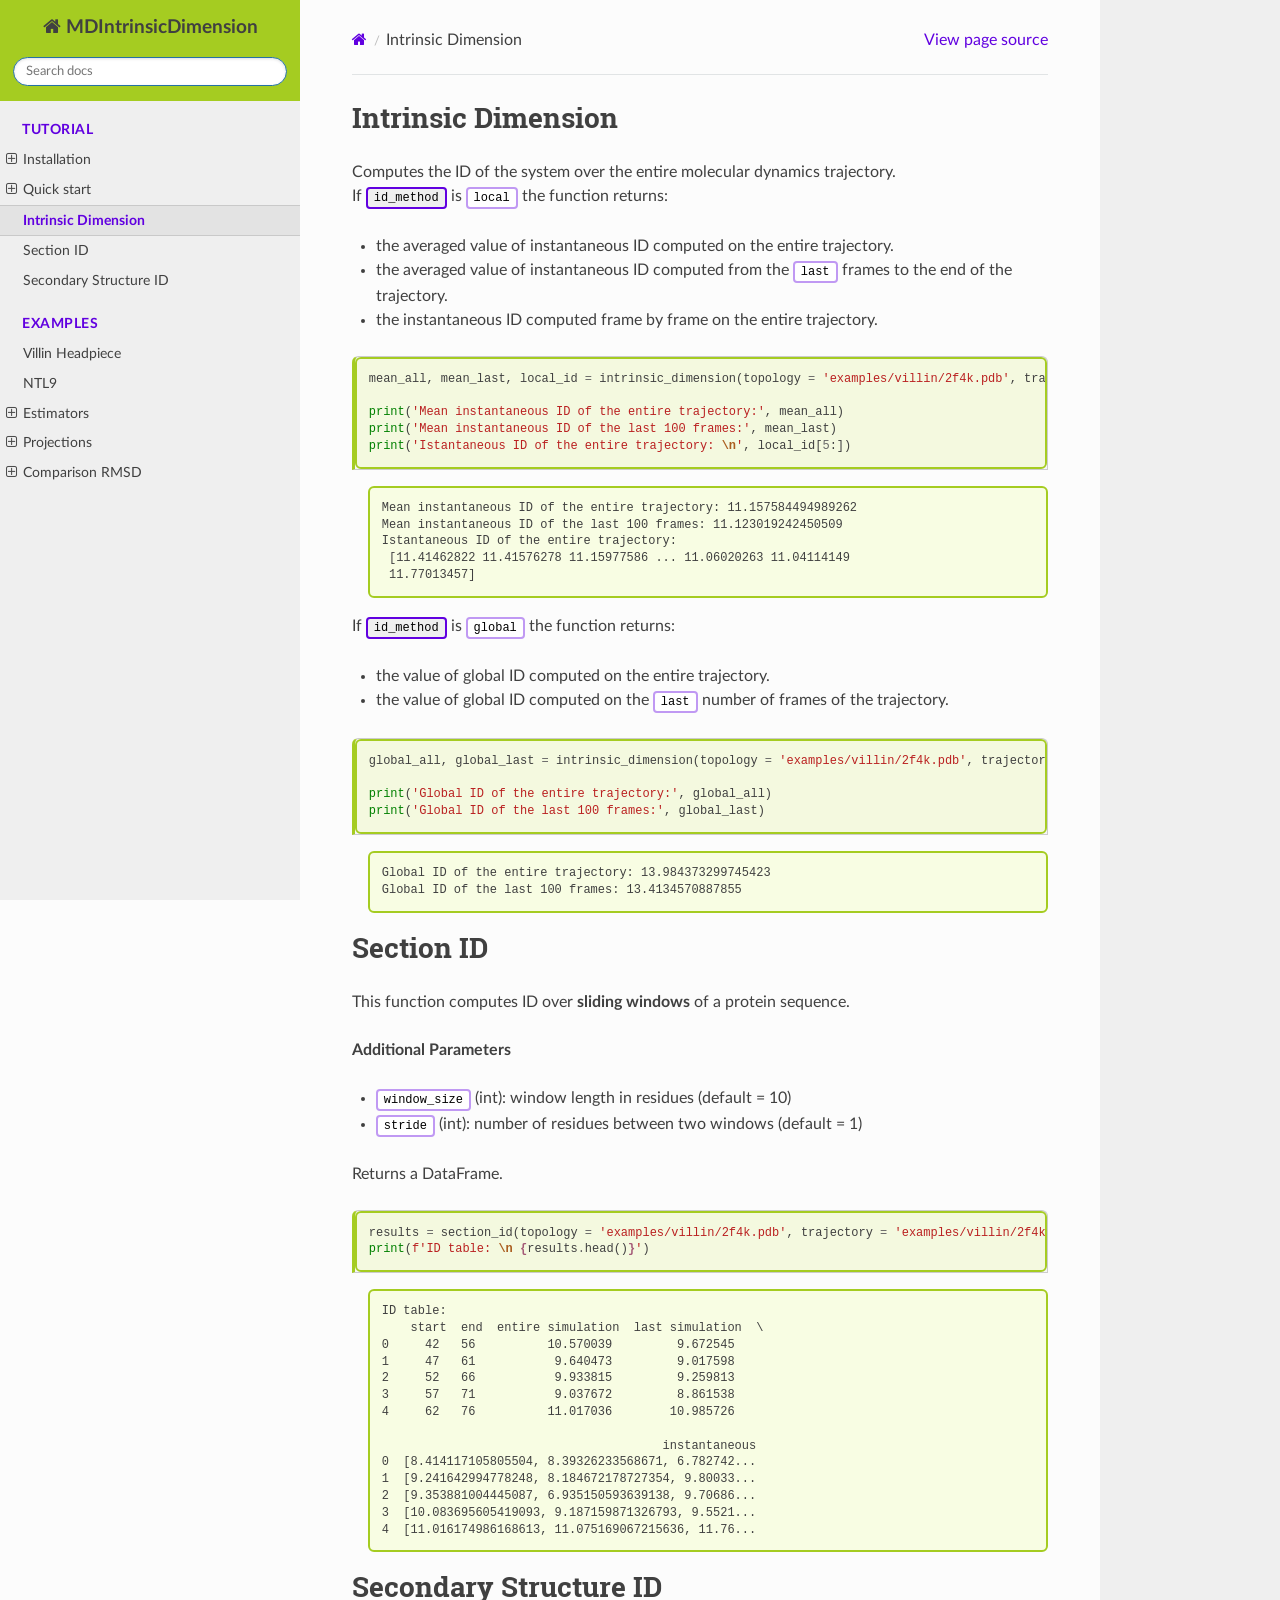
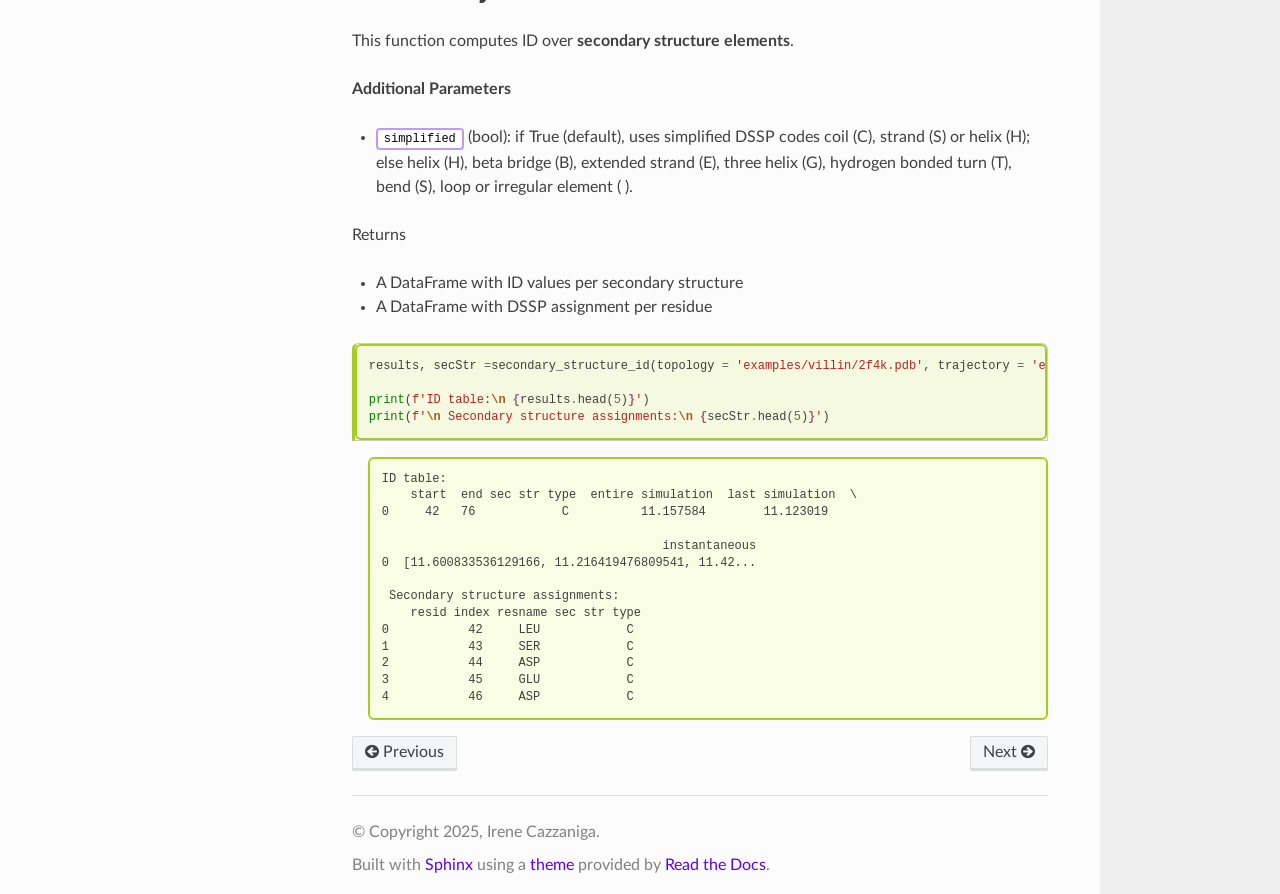
<file: villin_data.html>
<!DOCTYPE html>
<html class="writer-html5" lang="English" data-content_root="./">
<head>
  <meta charset="utf-8" /><meta name="viewport" content="width=device-width, initial-scale=1" />

  <meta name="viewport" content="width=device-width, initial-scale=1.0" />
  <title>Intrinsic Dimension &mdash; MDIntrinsicDimension 0.1.0 documentation</title>
      <link rel="stylesheet" type="text/css" href="_static/pygments.css?v=b86133f3" />
      <link rel="stylesheet" type="text/css" href="_static/css/theme.css?v=e59714d7" />
      <link rel="stylesheet" type="text/css" href="_static/mystnb.8ecb98da25f57f5357bf6f572d296f466b2cfe2517ffebfabe82451661e28f02.css" />
      <link rel="stylesheet" type="text/css" href="_static/custom.css?v=3e66a7f4" />

  
      <script src="_static/jquery.js?v=5d32c60e"></script>
      <script src="_static/_sphinx_javascript_frameworks_compat.js?v=2cd50e6c"></script>
      <script src="_static/documentation_options.js?v=76184ce0"></script>
      <script src="_static/doctools.js?v=9bcbadda"></script>
      <script src="_static/sphinx_highlight.js?v=dc90522c"></script>
    <script src="_static/js/theme.js"></script>
    <link rel="index" title="Index" href="genindex.html" />
    <link rel="search" title="Search" href="search.html" />
    <link rel="next" title="Villin Headpiece" href="villin_plots.html" />
    <link rel="prev" title="Quick start" href="quickstart.html" /> 
</head>

<body class="wy-body-for-nav"> 
  <div class="wy-grid-for-nav">
    <nav data-toggle="wy-nav-shift" class="wy-nav-side">
      <div class="wy-side-scroll">
        <div class="wy-side-nav-search"  style="background: #ceff99" >

          
          
          <a href="index.html" class="icon icon-home">
            MDIntrinsicDimension
          </a>
<div role="search">
  <form id="rtd-search-form" class="wy-form" action="search.html" method="get">
    <input type="text" name="q" placeholder="Search docs" aria-label="Search docs" />
    <input type="hidden" name="check_keywords" value="yes" />
    <input type="hidden" name="area" value="default" />
  </form>
</div>
        </div><div class="wy-menu wy-menu-vertical" data-spy="affix" role="navigation" aria-label="Navigation menu">
              <p class="caption" role="heading"><span class="caption-text">TUTORIAL</span></p>
<ul class="current">
<li class="toctree-l1"><a class="reference internal" href="installation.html">Installation</a><ul>
<li class="toctree-l2"><a class="reference internal" href="installation.html#dependencies">Dependencies</a></li>
</ul>
</li>
<li class="toctree-l1"><a class="reference internal" href="quickstart.html">Quick start</a><ul>
<li class="toctree-l2"><a class="reference internal" href="quickstart.html#basic-usange">Basic Usange</a></li>
<li class="toctree-l2"><a class="reference internal" href="quickstart.html#file-format-compatibility">File Format Compatibility</a></li>
<li class="toctree-l2"><a class="reference internal" href="quickstart.html#non-basic-usage">Non-basic usage</a></li>
</ul>
</li>
<li class="toctree-l1 current"><a class="current reference internal" href="#">Intrinsic Dimension</a></li>
<li class="toctree-l1"><a class="reference internal" href="#section-id">Section ID</a></li>
<li class="toctree-l1"><a class="reference internal" href="#secondary-structure-id">Secondary Structure ID</a></li>
</ul>
<p class="caption" role="heading"><span class="caption-text">EXAMPLES</span></p>
<ul>
<li class="toctree-l1"><a class="reference internal" href="villin_plots.html">Villin Headpiece <br></a></li>
<li class="toctree-l1"><a class="reference internal" href="NTL9_plots.html">NTL9 <br></a></li>
<li class="toctree-l1"><a class="reference internal" href="estimators.html">Estimators</a><ul>
<li class="toctree-l2"><a class="reference internal" href="estimators.html#villin">Villin</a></li>
<li class="toctree-l2"><a class="reference internal" href="estimators.html#ntl9">NTL9</a></li>
</ul>
</li>
<li class="toctree-l1"><a class="reference internal" href="projections.html">Projections</a><ul>
<li class="toctree-l2"><a class="reference internal" href="projections.html#villin">Villin</a></li>
<li class="toctree-l2"><a class="reference internal" href="projections.html#ntl9">NTL9</a></li>
</ul>
</li>
<li class="toctree-l1"><a class="reference internal" href="rmsd.html">Comparison RMSD</a><ul>
<li class="toctree-l2"><a class="reference internal" href="rmsd.html#villin">Villin</a></li>
<li class="toctree-l2"><a class="reference internal" href="rmsd.html#ntl9">NTL9</a></li>
</ul>
</li>
</ul>

        </div>
      </div>
    </nav>

    <section data-toggle="wy-nav-shift" class="wy-nav-content-wrap"><nav class="wy-nav-top" aria-label="Mobile navigation menu"  style="background: #ceff99" >
          <i data-toggle="wy-nav-top" class="fa fa-bars"></i>
          <a href="index.html">MDIntrinsicDimension</a>
      </nav>

      <div class="wy-nav-content">
        <div class="rst-content style-external-links">
          <div role="navigation" aria-label="Page navigation">
  <ul class="wy-breadcrumbs">
      <li><a href="index.html" class="icon icon-home" aria-label="Home"></a></li>
      <li class="breadcrumb-item active">Intrinsic Dimension</li>
      <li class="wy-breadcrumbs-aside">
            <a href="_sources/villin_data.ipynb.txt" rel="nofollow"> View page source</a>
      </li>
  </ul>
  <hr/>
</div>
          <div role="main" class="document" itemscope="itemscope" itemtype="http://schema.org/Article">
           <div itemprop="articleBody">
             
  <div class="cell tag_remove-input docutils container">
</div>
<section id="intrinsic-dimension">
<h1>Intrinsic Dimension<a class="headerlink" href="#intrinsic-dimension" title="Link to this heading"></a></h1>
<p>Computes the ID of the system over the entire molecular dynamics trajectory. <br>
If <span class="mark"><code>id_method</code></span> is <code class="docutils literal notranslate"><span class="pre">local</span></code> the function returns:</p>
<ul class="simple">
<li><p>the averaged value of instantaneous ID computed on the entire trajectory.</p></li>
<li><p>the averaged value of instantaneous ID computed from the <code class="docutils literal notranslate"><span class="pre">last</span></code> frames to the end of the trajectory.</p></li>
<li><p>the instantaneous ID computed frame by frame on the entire trajectory.</p></li>
</ul>
<div class="cell docutils container">
<div class="cell_input docutils container">
<div class="highlight-ipython3 notranslate"><div class="highlight"><pre><span></span><span class="n">mean_all</span><span class="p">,</span> <span class="n">mean_last</span><span class="p">,</span> <span class="n">local_id</span> <span class="o">=</span> <span class="n">intrinsic_dimension</span><span class="p">(</span><span class="n">topology</span> <span class="o">=</span> <span class="s1">&#39;examples/villin/2f4k.pdb&#39;</span><span class="p">,</span> <span class="n">trajectory</span> <span class="o">=</span> <span class="s1">&#39;examples/villin/2f4k_f0.xtc&#39;</span><span class="p">,</span> <span class="n">projection_method</span><span class="o">=</span><span class="s1">&#39;Dihedral&#39;</span><span class="p">,</span> <span class="n">id_method</span><span class="o">=</span><span class="s1">&#39;local&#39;</span><span class="p">,</span> <span class="n">verbose</span><span class="o">=</span><span class="kc">False</span><span class="p">)</span>

<span class="nb">print</span><span class="p">(</span><span class="s1">&#39;Mean instantaneous ID of the entire trajectory:&#39;</span><span class="p">,</span> <span class="n">mean_all</span><span class="p">)</span>
<span class="nb">print</span><span class="p">(</span><span class="s1">&#39;Mean instantaneous ID of the last 100 frames:&#39;</span><span class="p">,</span> <span class="n">mean_last</span><span class="p">)</span>
<span class="nb">print</span><span class="p">(</span><span class="s1">&#39;Istantaneous ID of the entire trajectory: </span><span class="se">\n</span><span class="s1">&#39;</span><span class="p">,</span> <span class="n">local_id</span><span class="p">[</span><span class="mi">5</span><span class="p">:])</span>
</pre></div>
</div>
</div>
<div class="cell_output docutils container">
<div class="output stream highlight-myst-ansi notranslate"><div class="highlight"><pre><span></span>Mean instantaneous ID of the entire trajectory: 11.157584494989262
Mean instantaneous ID of the last 100 frames: 11.123019242450509
Istantaneous ID of the entire trajectory: 
 [11.41462822 11.41576278 11.15977586 ... 11.06020263 11.04114149
 11.77013457]
</pre></div>
</div>
</div>
</div>
<p>If <span class="mark"><code>id_method</code></span> is <code class="docutils literal notranslate"><span class="pre">global</span></code> the function returns:</p>
<ul class="simple">
<li><p>the value of global ID computed on the entire trajectory.</p></li>
<li><p>the value of global ID computed on the <code class="docutils literal notranslate"><span class="pre">last</span></code> number of frames of the trajectory.</p></li>
</ul>
<div class="cell docutils container">
<div class="cell_input docutils container">
<div class="highlight-ipython3 notranslate"><div class="highlight"><pre><span></span><span class="n">global_all</span><span class="p">,</span> <span class="n">global_last</span> <span class="o">=</span> <span class="n">intrinsic_dimension</span><span class="p">(</span><span class="n">topology</span> <span class="o">=</span> <span class="s1">&#39;examples/villin/2f4k.pdb&#39;</span><span class="p">,</span> <span class="n">trajectory</span> <span class="o">=</span> <span class="s1">&#39;examples/villin/2f4k_f0.xtc&#39;</span><span class="p">,</span> <span class="n">projection_method</span><span class="o">=</span><span class="s1">&#39;Dihedral&#39;</span><span class="p">,</span> <span class="n">id_method</span><span class="o">=</span><span class="s1">&#39;global&#39;</span><span class="p">,</span> <span class="n">verbose</span> <span class="o">=</span> <span class="kc">False</span><span class="p">)</span>

<span class="nb">print</span><span class="p">(</span><span class="s1">&#39;Global ID of the entire trajectory:&#39;</span><span class="p">,</span> <span class="n">global_all</span><span class="p">)</span>
<span class="nb">print</span><span class="p">(</span><span class="s1">&#39;Global ID of the last 100 frames:&#39;</span><span class="p">,</span> <span class="n">global_last</span><span class="p">)</span>
</pre></div>
</div>
</div>
<div class="cell_output docutils container">
<div class="output stream highlight-myst-ansi notranslate"><div class="highlight"><pre><span></span>Global ID of the entire trajectory: 13.984373299745423
Global ID of the last 100 frames: 13.4134570887855
</pre></div>
</div>
</div>
</div>
</section>
<section id="section-id">
<h1>Section ID<a class="headerlink" href="#section-id" title="Link to this heading"></a></h1>
<p>This function computes ID over <strong>sliding windows</strong> of a protein sequence.</p>
<p><strong>Additional Parameters</strong></p>
<ul class="simple">
<li><p><code class="docutils literal notranslate"><span class="pre">window_size</span></code> (int): window length in residues (default = 10)</p></li>
<li><p><code class="docutils literal notranslate"><span class="pre">stride</span></code> (int): number of residues between two windows (default = 1)</p></li>
</ul>
<p>Returns a DataFrame.</p>
<div class="cell docutils container">
<div class="cell_input docutils container">
<div class="highlight-ipython3 notranslate"><div class="highlight"><pre><span></span><span class="n">results</span> <span class="o">=</span> <span class="n">section_id</span><span class="p">(</span><span class="n">topology</span> <span class="o">=</span> <span class="s1">&#39;examples/villin/2f4k.pdb&#39;</span><span class="p">,</span> <span class="n">trajectory</span> <span class="o">=</span> <span class="s1">&#39;examples/villin/2f4k_f0.xtc&#39;</span><span class="p">,</span> <span class="n">window_size</span><span class="o">=</span><span class="mi">15</span><span class="p">,</span> <span class="n">stride</span><span class="o">=</span><span class="mi">5</span> <span class="p">,</span> <span class="n">projection_method</span><span class="o">=</span><span class="s1">&#39;Dihedral&#39;</span><span class="p">,</span> <span class="n">verbose</span> <span class="o">=</span><span class="kc">False</span><span class="p">)</span>
<span class="nb">print</span><span class="p">(</span><span class="sa">f</span><span class="s1">&#39;ID table: </span><span class="se">\n</span><span class="s1"> </span><span class="si">{</span><span class="n">results</span><span class="o">.</span><span class="n">head</span><span class="p">()</span><span class="si">}</span><span class="s1">&#39;</span><span class="p">)</span>
</pre></div>
</div>
</div>
<div class="cell_output docutils container">
<div class="output stream highlight-myst-ansi notranslate"><div class="highlight"><pre><span></span>ID table: 
    start  end  entire simulation  last simulation  \
0     42   56          10.570039         9.672545   
1     47   61           9.640473         9.017598   
2     52   66           9.933815         9.259813   
3     57   71           9.037672         8.861538   
4     62   76          11.017036        10.985726   

                                       instantaneous  
0  [8.414117105805504, 8.39326233568671, 6.782742...  
1  [9.241642994778248, 8.184672178727354, 9.80033...  
2  [9.353881004445087, 6.935150593639138, 9.70686...  
3  [10.083695605419093, 9.187159871326793, 9.5521...  
4  [11.016174986168613, 11.075169067215636, 11.76...  
</pre></div>
</div>
</div>
</div>
</section>
<section id="secondary-structure-id">
<h1>Secondary Structure ID<a class="headerlink" href="#secondary-structure-id" title="Link to this heading"></a></h1>
<p>This function computes ID over <strong>secondary structure elements</strong>.</p>
<p><strong>Additional Parameters</strong></p>
<ul class="simple">
<li><p><code class="docutils literal notranslate"><span class="pre">simplified</span></code> (bool): if True (default), uses simplified DSSP codes coil (C), strand (S) or helix (H); else helix (H), beta bridge (B), extended strand (E), three helix (G), hydrogen bonded turn (T), bend (S), loop or irregular element ( ).</p></li>
</ul>
<p>Returns</p>
<ul class="simple">
<li><p>A DataFrame with ID values per secondary structure</p></li>
<li><p>A DataFrame with DSSP assignment per residue</p></li>
</ul>
<div class="cell docutils container">
<div class="cell_input docutils container">
<div class="highlight-ipython3 notranslate"><div class="highlight"><pre><span></span><span class="n">results</span><span class="p">,</span> <span class="n">secStr</span> <span class="o">=</span><span class="n">secondary_structure_id</span><span class="p">(</span><span class="n">topology</span> <span class="o">=</span> <span class="s1">&#39;examples/villin/2f4k.pdb&#39;</span><span class="p">,</span> <span class="n">trajectory</span> <span class="o">=</span> <span class="s1">&#39;examples/villin/2f4k_f0.xtc&#39;</span><span class="p">,</span> <span class="n">simplified</span> <span class="o">=</span> <span class="kc">True</span> <span class="p">,</span> <span class="n">projection_method</span><span class="o">=</span><span class="s1">&#39;Dihedral&#39;</span><span class="p">,</span> <span class="n">id_method</span><span class="o">=</span><span class="s1">&#39;local&#39;</span><span class="p">,</span> <span class="n">verbose</span> <span class="o">=</span> <span class="kc">False</span><span class="p">)</span>

<span class="nb">print</span><span class="p">(</span><span class="sa">f</span><span class="s1">&#39;ID table:</span><span class="se">\n</span><span class="s1"> </span><span class="si">{</span><span class="n">results</span><span class="o">.</span><span class="n">head</span><span class="p">(</span><span class="mi">5</span><span class="p">)</span><span class="si">}</span><span class="s1">&#39;</span><span class="p">)</span>
<span class="nb">print</span><span class="p">(</span><span class="sa">f</span><span class="s1">&#39;</span><span class="se">\n</span><span class="s1"> Secondary structure assignments:</span><span class="se">\n</span><span class="s1"> </span><span class="si">{</span><span class="n">secStr</span><span class="o">.</span><span class="n">head</span><span class="p">(</span><span class="mi">5</span><span class="p">)</span><span class="si">}</span><span class="s1">&#39;</span><span class="p">)</span>
</pre></div>
</div>
</div>
<div class="cell_output docutils container">
<div class="output stream highlight-myst-ansi notranslate"><div class="highlight"><pre><span></span>ID table:
    start  end sec str type  entire simulation  last simulation  \
0     42   76            C          11.157584        11.123019   

                                       instantaneous  
0  [11.600833536129166, 11.216419476809541, 11.42...  

 Secondary structure assignments:
    resid index resname sec str type
0           42     LEU            C
1           43     SER            C
2           44     ASP            C
3           45     GLU            C
4           46     ASP            C
</pre></div>
</div>
</div>
</div>
</section>


           </div>
          </div>
          <footer><div class="rst-footer-buttons" role="navigation" aria-label="Footer">
        <a href="quickstart.html" class="btn btn-neutral float-left" title="Quick start" accesskey="p" rel="prev"><span class="fa fa-arrow-circle-left" aria-hidden="true"></span> Previous</a>
        <a href="villin_plots.html" class="btn btn-neutral float-right" title="Villin Headpiece" accesskey="n" rel="next">Next <span class="fa fa-arrow-circle-right" aria-hidden="true"></span></a>
    </div>

  <hr/>

  <div role="contentinfo">
    <p>&#169; Copyright 2025, Irene Cazzaniga.</p>
  </div>

  Built with <a href="https://www.sphinx-doc.org/">Sphinx</a> using a
    <a href="https://github.com/readthedocs/sphinx_rtd_theme">theme</a>
    provided by <a href="https://readthedocs.org">Read the Docs</a>.
   

</footer>
        </div>
      </div>
    </section>
  </div>
  <script>
      jQuery(function () {
          SphinxRtdTheme.Navigation.enable(false);
      });
  </script>
    <!-- Theme Analytics -->
    <script async src="https://www.googletagmanager.com/gtag/js?id=G-XXXXXXXXXX"></script>
    <script>
      window.dataLayer = window.dataLayer || [];
      function gtag(){dataLayer.push(arguments);}
      gtag('js', new Date());

      gtag('config', 'G-XXXXXXXXXX', {
          'anonymize_ip': false,
      });
    </script> 

</body>
</html>
</file>
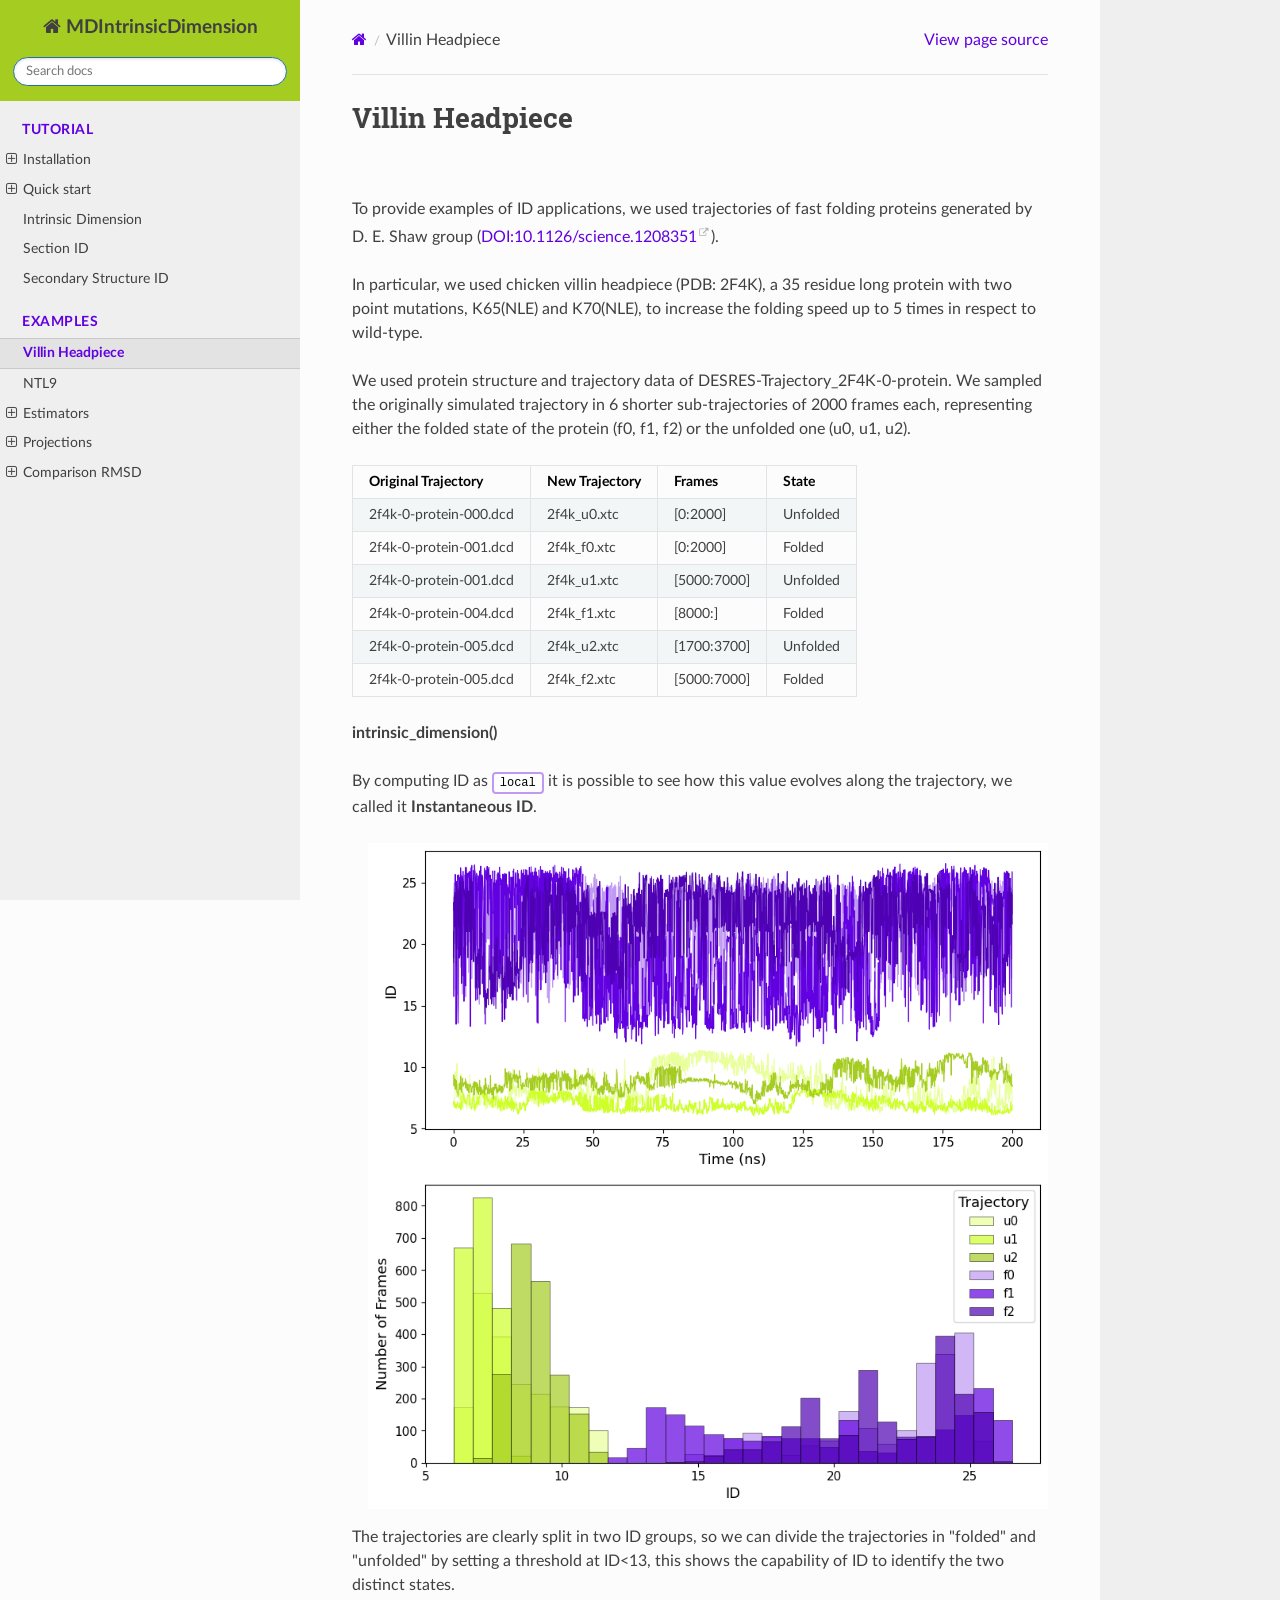
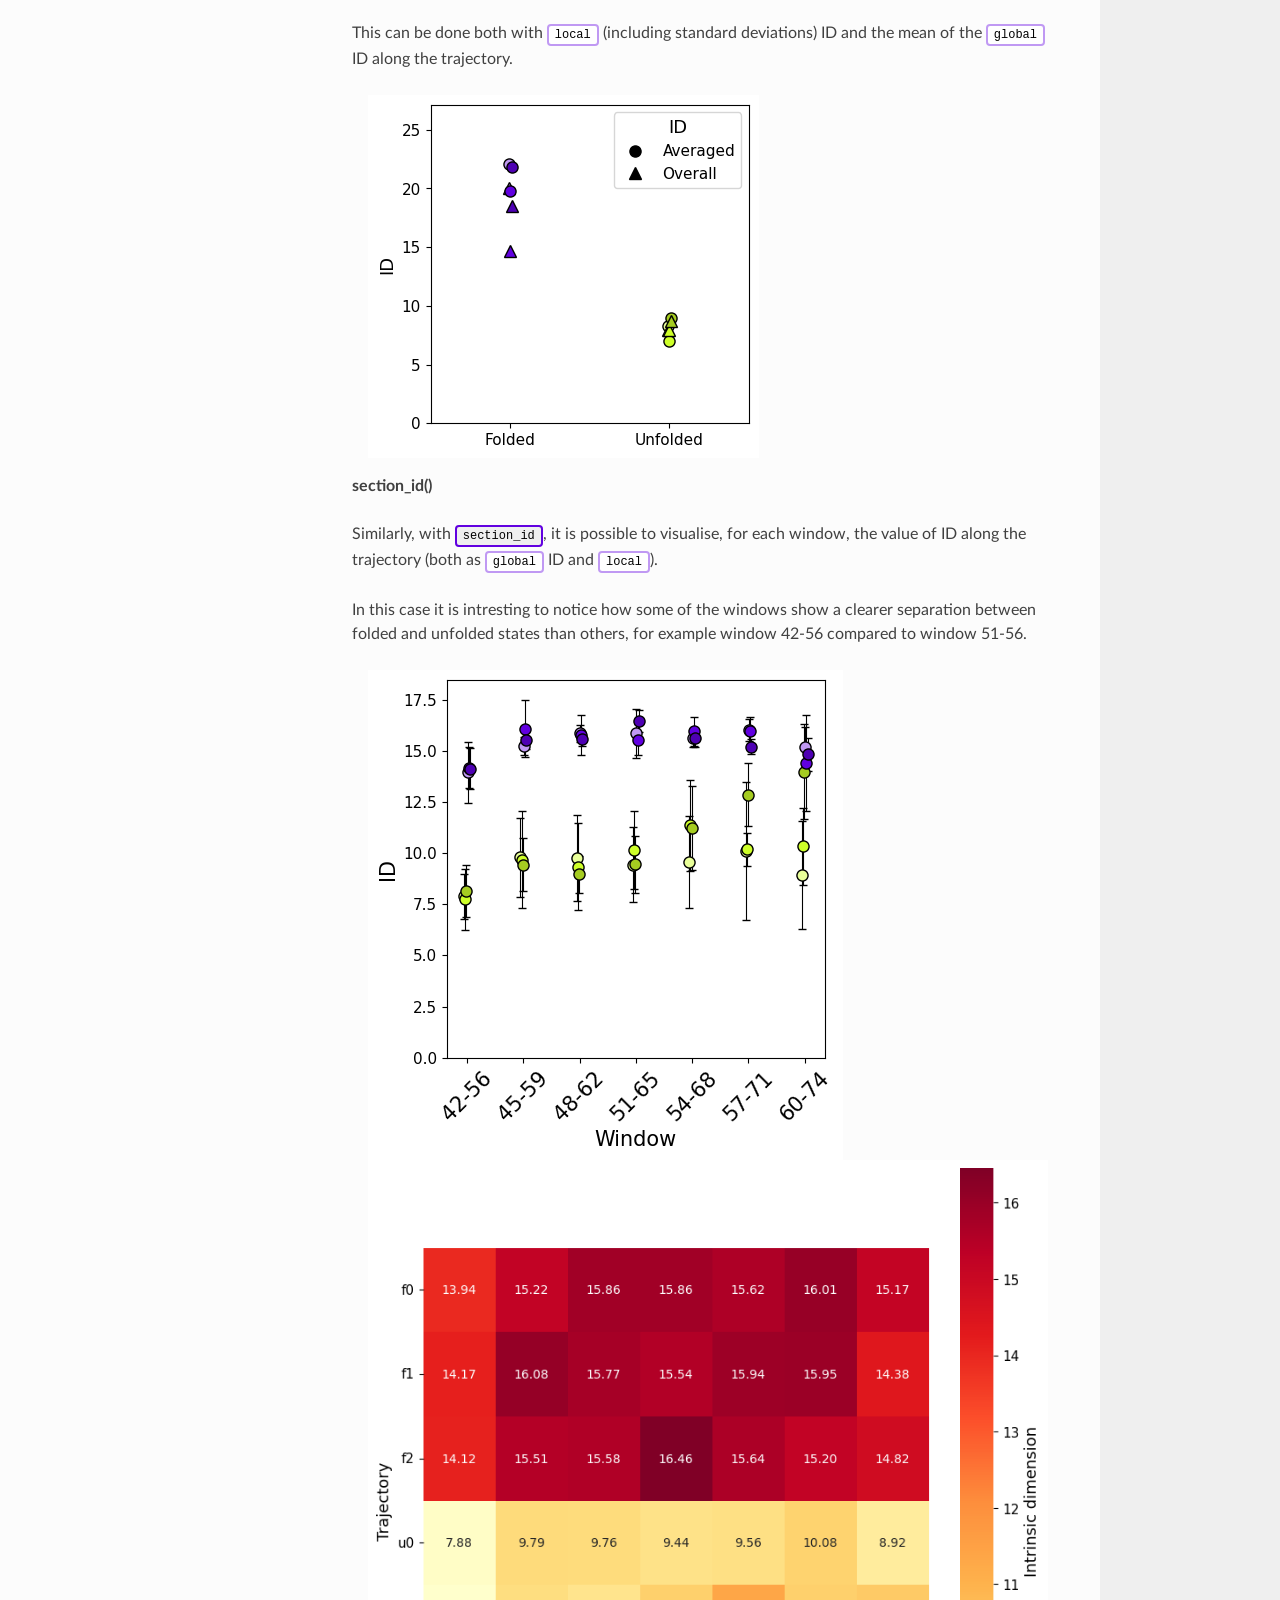
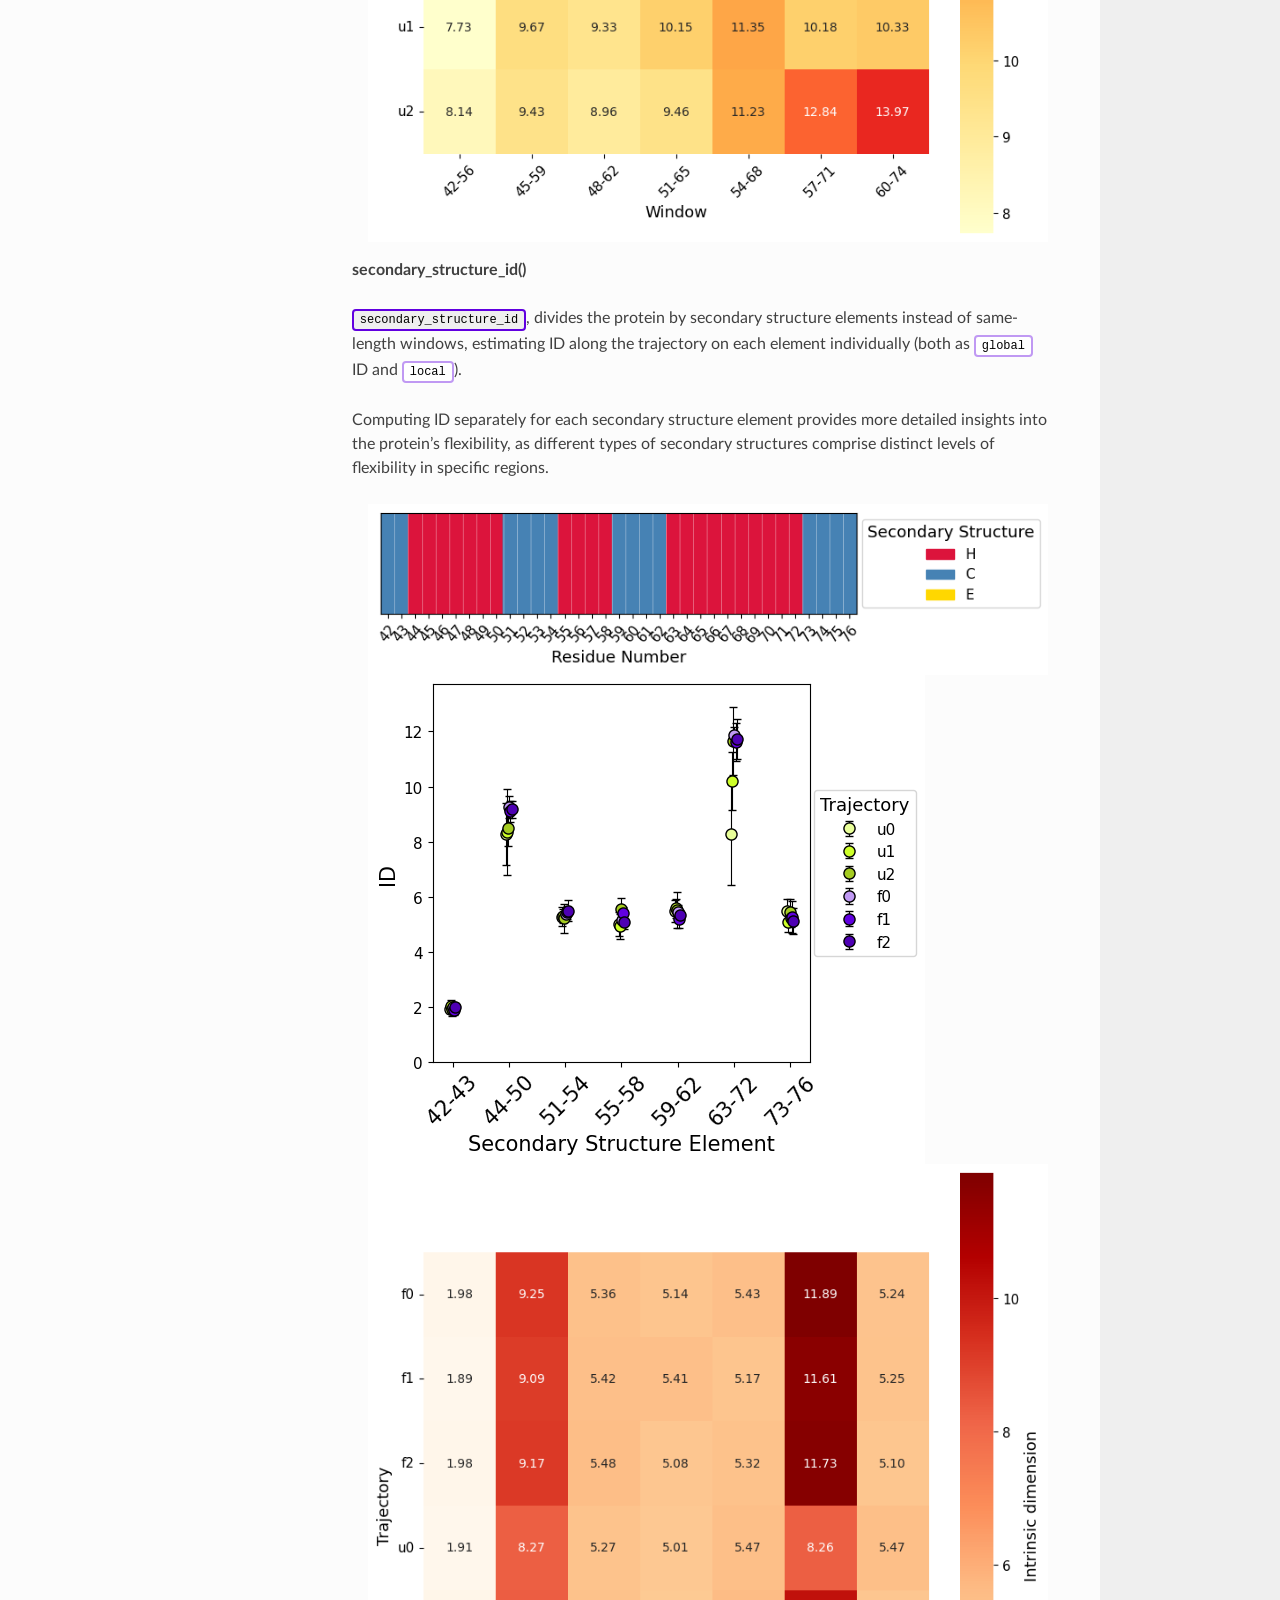
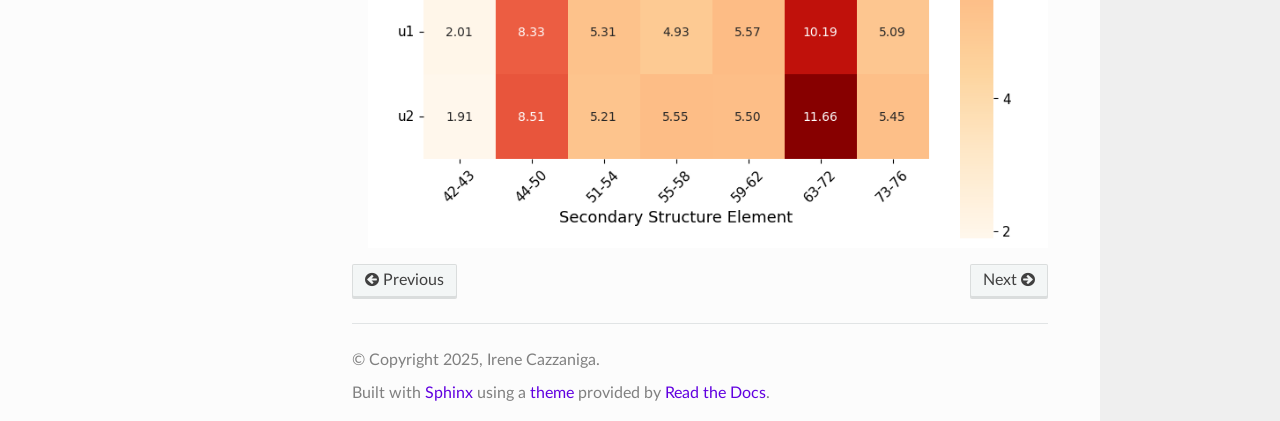
<file: villin_plots.html>
<!DOCTYPE html>
<html class="writer-html5" lang="English" data-content_root="./">
<head>
  <meta charset="utf-8" /><meta name="viewport" content="width=device-width, initial-scale=1" />

  <meta name="viewport" content="width=device-width, initial-scale=1.0" />
  <title>Villin Headpiece &mdash; MDIntrinsicDimension 0.1.0 documentation</title>
      <link rel="stylesheet" type="text/css" href="_static/pygments.css?v=b86133f3" />
      <link rel="stylesheet" type="text/css" href="_static/css/theme.css?v=e59714d7" />
      <link rel="stylesheet" type="text/css" href="_static/mystnb.8ecb98da25f57f5357bf6f572d296f466b2cfe2517ffebfabe82451661e28f02.css" />
      <link rel="stylesheet" type="text/css" href="_static/custom.css?v=3e66a7f4" />

  
      <script src="_static/jquery.js?v=5d32c60e"></script>
      <script src="_static/_sphinx_javascript_frameworks_compat.js?v=2cd50e6c"></script>
      <script src="_static/documentation_options.js?v=76184ce0"></script>
      <script src="_static/doctools.js?v=9bcbadda"></script>
      <script src="_static/sphinx_highlight.js?v=dc90522c"></script>
    <script src="_static/js/theme.js"></script>
    <link rel="index" title="Index" href="genindex.html" />
    <link rel="search" title="Search" href="search.html" />
    <link rel="next" title="NTL9" href="NTL9_plots.html" />
    <link rel="prev" title="Intrinsic Dimension" href="villin_data.html" /> 
</head>

<body class="wy-body-for-nav"> 
  <div class="wy-grid-for-nav">
    <nav data-toggle="wy-nav-shift" class="wy-nav-side">
      <div class="wy-side-scroll">
        <div class="wy-side-nav-search"  style="background: #ceff99" >

          
          
          <a href="index.html" class="icon icon-home">
            MDIntrinsicDimension
          </a>
<div role="search">
  <form id="rtd-search-form" class="wy-form" action="search.html" method="get">
    <input type="text" name="q" placeholder="Search docs" aria-label="Search docs" />
    <input type="hidden" name="check_keywords" value="yes" />
    <input type="hidden" name="area" value="default" />
  </form>
</div>
        </div><div class="wy-menu wy-menu-vertical" data-spy="affix" role="navigation" aria-label="Navigation menu">
              <p class="caption" role="heading"><span class="caption-text">TUTORIAL</span></p>
<ul>
<li class="toctree-l1"><a class="reference internal" href="installation.html">Installation</a><ul>
<li class="toctree-l2"><a class="reference internal" href="installation.html#dependencies">Dependencies</a></li>
</ul>
</li>
<li class="toctree-l1"><a class="reference internal" href="quickstart.html">Quick start</a><ul>
<li class="toctree-l2"><a class="reference internal" href="quickstart.html#basic-usange">Basic Usange</a></li>
<li class="toctree-l2"><a class="reference internal" href="quickstart.html#file-format-compatibility">File Format Compatibility</a></li>
<li class="toctree-l2"><a class="reference internal" href="quickstart.html#non-basic-usage">Non-basic usage</a></li>
</ul>
</li>
<li class="toctree-l1"><a class="reference internal" href="villin_data.html">Intrinsic Dimension</a></li>
<li class="toctree-l1"><a class="reference internal" href="villin_data.html#section-id">Section ID</a></li>
<li class="toctree-l1"><a class="reference internal" href="villin_data.html#secondary-structure-id">Secondary Structure ID</a></li>
</ul>
<p class="caption" role="heading"><span class="caption-text">EXAMPLES</span></p>
<ul class="current">
<li class="toctree-l1 current"><a class="current reference internal" href="#">Villin Headpiece <br></a></li>
<li class="toctree-l1"><a class="reference internal" href="NTL9_plots.html">NTL9 <br></a></li>
<li class="toctree-l1"><a class="reference internal" href="estimators.html">Estimators</a><ul>
<li class="toctree-l2"><a class="reference internal" href="estimators.html#villin">Villin</a></li>
<li class="toctree-l2"><a class="reference internal" href="estimators.html#ntl9">NTL9</a></li>
</ul>
</li>
<li class="toctree-l1"><a class="reference internal" href="projections.html">Projections</a><ul>
<li class="toctree-l2"><a class="reference internal" href="projections.html#villin">Villin</a></li>
<li class="toctree-l2"><a class="reference internal" href="projections.html#ntl9">NTL9</a></li>
</ul>
</li>
<li class="toctree-l1"><a class="reference internal" href="rmsd.html">Comparison RMSD</a><ul>
<li class="toctree-l2"><a class="reference internal" href="rmsd.html#villin">Villin</a></li>
<li class="toctree-l2"><a class="reference internal" href="rmsd.html#ntl9">NTL9</a></li>
</ul>
</li>
</ul>

        </div>
      </div>
    </nav>

    <section data-toggle="wy-nav-shift" class="wy-nav-content-wrap"><nav class="wy-nav-top" aria-label="Mobile navigation menu"  style="background: #ceff99" >
          <i data-toggle="wy-nav-top" class="fa fa-bars"></i>
          <a href="index.html">MDIntrinsicDimension</a>
      </nav>

      <div class="wy-nav-content">
        <div class="rst-content style-external-links">
          <div role="navigation" aria-label="Page navigation">
  <ul class="wy-breadcrumbs">
      <li><a href="index.html" class="icon icon-home" aria-label="Home"></a></li>
      <li class="breadcrumb-item active">Villin Headpiece <br></li>
      <li class="wy-breadcrumbs-aside">
            <a href="_sources/villin_plots.ipynb.txt" rel="nofollow"> View page source</a>
      </li>
  </ul>
  <hr/>
</div>
          <div role="main" class="document" itemscope="itemscope" itemtype="http://schema.org/Article">
           <div itemprop="articleBody">
             
  <section id="villin-headpiece">
<h1>Villin Headpiece <br><a class="headerlink" href="#villin-headpiece" title="Link to this heading"></a></h1>
<div class="cell tag_remove-input docutils container">
</div>
<p>To provide examples of ID applications, we used trajectories of fast folding proteins generated by D. E. Shaw group (<a class="reference external" href="https://pubmed.ncbi.nlm.nih.gov/22034434/">DOI:10.1126/science.1208351</a>).</p>
<p>In particular, we used chicken villin headpiece (PDB: 2F4K), a 35 residue long protein with two point mutations, K65(NLE) and K70(NLE), to increase the folding speed up to 5 times in respect to wild-type.</p>
<p>We used protein structure and trajectory data of DESRES-Trajectory_2F4K-0-protein.
We sampled the originally simulated trajectory in 6 shorter sub-trajectories of 2000 frames each, representing either the folded state of the protein (f0, f1, f2) or the unfolded one (u0, u1, u2).</p>
<table class="docutils align-default">
<thead>
<tr class="row-odd"><th class="head"><p>Original Trajectory</p></th>
<th class="head"><p>New Trajectory</p></th>
<th class="head"><p>Frames</p></th>
<th class="head"><p>State</p></th>
</tr>
</thead>
<tbody>
<tr class="row-even"><td><p>2f4k-0-protein-000.dcd</p></td>
<td><p>2f4k_u0.xtc</p></td>
<td><p>[0:2000]</p></td>
<td><p>Unfolded</p></td>
</tr>
<tr class="row-odd"><td><p>2f4k-0-protein-001.dcd</p></td>
<td><p>2f4k_f0.xtc</p></td>
<td><p>[0:2000]</p></td>
<td><p>Folded</p></td>
</tr>
<tr class="row-even"><td><p>2f4k-0-protein-001.dcd</p></td>
<td><p>2f4k_u1.xtc</p></td>
<td><p>[5000:7000]</p></td>
<td><p>Unfolded</p></td>
</tr>
<tr class="row-odd"><td><p>2f4k-0-protein-004.dcd</p></td>
<td><p>2f4k_f1.xtc</p></td>
<td><p>[8000:]</p></td>
<td><p>Folded</p></td>
</tr>
<tr class="row-even"><td><p>2f4k-0-protein-005.dcd</p></td>
<td><p>2f4k_u2.xtc</p></td>
<td><p>[1700:3700]</p></td>
<td><p>Unfolded</p></td>
</tr>
<tr class="row-odd"><td><p>2f4k-0-protein-005.dcd</p></td>
<td><p>2f4k_f2.xtc</p></td>
<td><p>[5000:7000]</p></td>
<td><p>Folded</p></td>
</tr>
</tbody>
</table>
<p><strong>intrinsic_dimension()</strong></p>
<p>By computing ID as <code class="docutils literal notranslate"><span class="pre">local</span></code> it is possible to see how this value evolves along the trajectory, we called it <strong>Instantaneous ID</strong>.</p>
<div class="cell tag_remove-input docutils container">
<div class="cell_output docutils container">
<img alt="_images/9a5d9d0fb2dc58bf033e1377506193712477ba0dfa7e346df067957dc5e475c9.png" src="_images/9a5d9d0fb2dc58bf033e1377506193712477ba0dfa7e346df067957dc5e475c9.png" />
</div>
</div>
<p>The trajectories are clearly split in two ID groups, so we can divide the trajectories in &quot;folded&quot; and &quot;unfolded&quot; by setting a threshold at ID&lt;13, this shows the capability of ID to identify the two distinct states.</p>
<p>This can be done both with <code class="docutils literal notranslate"><span class="pre">local</span></code> (including standard deviations) ID and the mean of the <code class="docutils literal notranslate"><span class="pre">global</span></code> ID along the trajectory.</p>
<div class="cell tag_remove-input docutils container">
<div class="cell_output docutils container">
<img alt="_images/60384ef7fe23073b7385948cb94d31985abafd5b7ccc3487572c2ff313076aa0.png" src="_images/60384ef7fe23073b7385948cb94d31985abafd5b7ccc3487572c2ff313076aa0.png" />
</div>
</div>
<p><strong>section_id()</strong></p>
<p>Similarly, with <span class="mark"><code>section_id</code></span>, it is possible to visualise, for each window, the value of ID along the trajectory (both as <code class="docutils literal notranslate"><span class="pre">global</span></code> ID and <code class="docutils literal notranslate"><span class="pre">local</span></code>).</p>
<p>In this case it is intresting to notice how some of the windows show a clearer separation between folded and unfolded states than others, for example window 42-56 compared to window 51-56.</p>
<div class="cell tag_remove-input docutils container">
<div class="cell_output docutils container">
<img alt="_images/4d1ebc951ec71ea4166e86842978ffa80869725e79cce7360025b8cbdbfef2f2.png" src="_images/4d1ebc951ec71ea4166e86842978ffa80869725e79cce7360025b8cbdbfef2f2.png" />
<img alt="_images/a00436b7fe7dd59c43a2ba2bb0268ad304d96ead26183f45068caf244b479987.png" src="_images/a00436b7fe7dd59c43a2ba2bb0268ad304d96ead26183f45068caf244b479987.png" />
</div>
</div>
<p><strong>secondary_structure_id()</strong></p>
<p><span class="mark"><code>secondary_structure_id</code></span>, divides the protein by secondary structure elements instead of same-length windows, estimating ID along the trajectory on each element individually (both as <code class="docutils literal notranslate"><span class="pre">global</span></code> ID and <code class="docutils literal notranslate"><span class="pre">local</span></code>).</p>
<p>Computing ID separately for each secondary structure element provides more detailed insights into the protein’s flexibility, as different types of secondary structures comprise distinct levels of flexibility in specific regions.</p>
<div class="cell tag_remove-input docutils container">
<div class="cell_output docutils container">
<img alt="_images/2d362bb019ef8aba5477c9a9c08a50f5f45670343131fc02a8959f9f09a9a7a5.png" src="_images/2d362bb019ef8aba5477c9a9c08a50f5f45670343131fc02a8959f9f09a9a7a5.png" />
<img alt="_images/0f01746c80d3ed39bef50a5e26903c3f06f151c65e12d29d47eff81944a693b6.png" src="_images/0f01746c80d3ed39bef50a5e26903c3f06f151c65e12d29d47eff81944a693b6.png" />
<img alt="_images/1803a41c058cb4a2850ae0902a82bbc430aa5b87f0bbc6e51979a12b92920e92.png" src="_images/1803a41c058cb4a2850ae0902a82bbc430aa5b87f0bbc6e51979a12b92920e92.png" />
</div>
</div>
</section>


           </div>
          </div>
          <footer><div class="rst-footer-buttons" role="navigation" aria-label="Footer">
        <a href="villin_data.html" class="btn btn-neutral float-left" title="Intrinsic Dimension" accesskey="p" rel="prev"><span class="fa fa-arrow-circle-left" aria-hidden="true"></span> Previous</a>
        <a href="NTL9_plots.html" class="btn btn-neutral float-right" title="NTL9" accesskey="n" rel="next">Next <span class="fa fa-arrow-circle-right" aria-hidden="true"></span></a>
    </div>

  <hr/>

  <div role="contentinfo">
    <p>&#169; Copyright 2025, Irene Cazzaniga.</p>
  </div>

  Built with <a href="https://www.sphinx-doc.org/">Sphinx</a> using a
    <a href="https://github.com/readthedocs/sphinx_rtd_theme">theme</a>
    provided by <a href="https://readthedocs.org">Read the Docs</a>.
   

</footer>
        </div>
      </div>
    </section>
  </div>
  <script>
      jQuery(function () {
          SphinxRtdTheme.Navigation.enable(false);
      });
  </script>
    <!-- Theme Analytics -->
    <script async src="https://www.googletagmanager.com/gtag/js?id=G-XXXXXXXXXX"></script>
    <script>
      window.dataLayer = window.dataLayer || [];
      function gtag(){dataLayer.push(arguments);}
      gtag('js', new Date());

      gtag('config', 'G-XXXXXXXXXX', {
          'anonymize_ip': false,
      });
    </script> 

</body>
</html>
</file>
<file: _static/pygments.css>
pre { line-height: 125%; }
td.linenos .normal { color: inherit; background-color: transparent; padding-left: 5px; padding-right: 5px; }
span.linenos { color: inherit; background-color: transparent; padding-left: 5px; padding-right: 5px; }
td.linenos .special { color: #000000; background-color: #ffffc0; padding-left: 5px; padding-right: 5px; }
span.linenos.special { color: #000000; background-color: #ffffc0; padding-left: 5px; padding-right: 5px; }
.highlight .hll { background-color: #ffffcc }
.highlight { background: #f8f8f8; }
.highlight .c { color: #3D7B7B; font-style: italic } /* Comment */
.highlight .err { border: 1px solid #F00 } /* Error */
.highlight .k { color: #008000; font-weight: bold } /* Keyword */
.highlight .o { color: #666 } /* Operator */
.highlight .ch { color: #3D7B7B; font-style: italic } /* Comment.Hashbang */
.highlight .cm { color: #3D7B7B; font-style: italic } /* Comment.Multiline */
.highlight .cp { color: #9C6500 } /* Comment.Preproc */
.highlight .cpf { color: #3D7B7B; font-style: italic } /* Comment.PreprocFile */
.highlight .c1 { color: #3D7B7B; font-style: italic } /* Comment.Single */
.highlight .cs { color: #3D7B7B; font-style: italic } /* Comment.Special */
.highlight .gd { color: #A00000 } /* Generic.Deleted */
.highlight .ge { font-style: italic } /* Generic.Emph */
.highlight .ges { font-weight: bold; font-style: italic } /* Generic.EmphStrong */
.highlight .gr { color: #E40000 } /* Generic.Error */
.highlight .gh { color: #000080; font-weight: bold } /* Generic.Heading */
.highlight .gi { color: #008400 } /* Generic.Inserted */
.highlight .go { color: #717171 } /* Generic.Output */
.highlight .gp { color: #000080; font-weight: bold } /* Generic.Prompt */
.highlight .gs { font-weight: bold } /* Generic.Strong */
.highlight .gu { color: #800080; font-weight: bold } /* Generic.Subheading */
.highlight .gt { color: #04D } /* Generic.Traceback */
.highlight .kc { color: #008000; font-weight: bold } /* Keyword.Constant */
.highlight .kd { color: #008000; font-weight: bold } /* Keyword.Declaration */
.highlight .kn { color: #008000; font-weight: bold } /* Keyword.Namespace */
.highlight .kp { color: #008000 } /* Keyword.Pseudo */
.highlight .kr { color: #008000; font-weight: bold } /* Keyword.Reserved */
.highlight .kt { color: #B00040 } /* Keyword.Type */
.highlight .m { color: #666 } /* Literal.Number */
.highlight .s { color: #BA2121 } /* Literal.String */
.highlight .na { color: #687822 } /* Name.Attribute */
.highlight .nb { color: #008000 } /* Name.Builtin */
.highlight .nc { color: #00F; font-weight: bold } /* Name.Class */
.highlight .no { color: #800 } /* Name.Constant */
.highlight .nd { color: #A2F } /* Name.Decorator */
.highlight .ni { color: #717171; font-weight: bold } /* Name.Entity */
.highlight .ne { color: #CB3F38; font-weight: bold } /* Name.Exception */
.highlight .nf { color: #00F } /* Name.Function */
.highlight .nl { color: #767600 } /* Name.Label */
.highlight .nn { color: #00F; font-weight: bold } /* Name.Namespace */
.highlight .nt { color: #008000; font-weight: bold } /* Name.Tag */
.highlight .nv { color: #19177C } /* Name.Variable */
.highlight .ow { color: #A2F; font-weight: bold } /* Operator.Word */
.highlight .w { color: #BBB } /* Text.Whitespace */
.highlight .mb { color: #666 } /* Literal.Number.Bin */
.highlight .mf { color: #666 } /* Literal.Number.Float */
.highlight .mh { color: #666 } /* Literal.Number.Hex */
.highlight .mi { color: #666 } /* Literal.Number.Integer */
.highlight .mo { color: #666 } /* Literal.Number.Oct */
.highlight .sa { color: #BA2121 } /* Literal.String.Affix */
.highlight .sb { color: #BA2121 } /* Literal.String.Backtick */
.highlight .sc { color: #BA2121 } /* Literal.String.Char */
.highlight .dl { color: #BA2121 } /* Literal.String.Delimiter */
.highlight .sd { color: #BA2121; font-style: italic } /* Literal.String.Doc */
.highlight .s2 { color: #BA2121 } /* Literal.String.Double */
.highlight .se { color: #AA5D1F; font-weight: bold } /* Literal.String.Escape */
.highlight .sh { color: #BA2121 } /* Literal.String.Heredoc */
.highlight .si { color: #A45A77; font-weight: bold } /* Literal.String.Interpol */
.highlight .sx { color: #008000 } /* Literal.String.Other */
.highlight .sr { color: #A45A77 } /* Literal.String.Regex */
.highlight .s1 { color: #BA2121 } /* Literal.String.Single */
.highlight .ss { color: #19177C } /* Literal.String.Symbol */
.highlight .bp { color: #008000 } /* Name.Builtin.Pseudo */
.highlight .fm { color: #00F } /* Name.Function.Magic */
.highlight .vc { color: #19177C } /* Name.Variable.Class */
.highlight .vg { color: #19177C } /* Name.Variable.Global */
.highlight .vi { color: #19177C } /* Name.Variable.Instance */
.highlight .vm { color: #19177C } /* Name.Variable.Magic */
.highlight .il { color: #666 } /* Literal.Number.Integer.Long */
</file>
<file: _static/css/theme.css>
html{box-sizing:border-box}*,:after,:before{box-sizing:inherit}article,aside,details,figcaption,figure,footer,header,hgroup,nav,section{display:block}audio,canvas,video{display:inline-block;*display:inline;*zoom:1}[hidden],audio:not([controls]){display:none}*{-webkit-box-sizing:border-box;-moz-box-sizing:border-box;box-sizing:border-box}html{font-size:100%;-webkit-text-size-adjust:100%;-ms-text-size-adjust:100%}body{margin:0}a:active,a:hover{outline:0}abbr[title]{border-bottom:1px dotted}b,strong{font-weight:700}blockquote{margin:0}dfn{font-style:italic}ins{background:#ff9;text-decoration:none}ins,mark{color:#000}mark{background:#ff0;font-style:italic;font-weight:700}.rst-content code,.rst-content tt,code,kbd,pre,samp{font-family:monospace,serif;_font-family:courier new,monospace;font-size:1em}pre{white-space:pre}q{quotes:none}q:after,q:before{content:"";content:none}small{font-size:85%}sub,sup{font-size:75%;line-height:0;position:relative;vertical-align:baseline}sup{top:-.5em}sub{bottom:-.25em}dl,ol,ul{margin:0;padding:0;list-style:none;list-style-image:none}li{list-style:none}dd{margin:0}img{border:0;-ms-interpolation-mode:bicubic;vertical-align:middle;max-width:100%}svg:not(:root){overflow:hidden}figure,form{margin:0}label{cursor:pointer}button,input,select,textarea{font-size:100%;margin:0;vertical-align:baseline;*vertical-align:middle}button,input{line-height:normal}button,input[type=button],input[type=reset],input[type=submit]{cursor:pointer;-webkit-appearance:button;*overflow:visible}button[disabled],input[disabled]{cursor:default}input[type=search]{-webkit-appearance:textfield;-moz-box-sizing:content-box;-webkit-box-sizing:content-box;box-sizing:content-box}textarea{resize:vertical}table{border-collapse:collapse;border-spacing:0}td{vertical-align:top}.chromeframe{margin:.2em 0;background:#ccc;color:#000;padding:.2em 0}.ir{display:block;border:0;text-indent:-999em;overflow:hidden;background-color:transparent;background-repeat:no-repeat;text-align:left;direction:ltr;*line-height:0}.ir br{display:none}.hidden{display:none!important;visibility:hidden}.visuallyhidden{border:0;clip:rect(0 0 0 0);height:1px;margin:-1px;overflow:hidden;padding:0;position:absolute;width:1px}.visuallyhidden.focusable:active,.visuallyhidden.focusable:focus{clip:auto;height:auto;margin:0;overflow:visible;position:static;width:auto}.invisible{visibility:hidden}.relative{position:relative}big,small{font-size:100%}@media print{body,html,section{background:none!important}*{box-shadow:none!important;text-shadow:none!important;filter:none!important;-ms-filter:none!important}a,a:visited{text-decoration:underline}.ir a:after,a[href^="#"]:after,a[href^="javascript:"]:after{content:""}blockquote,pre{page-break-inside:avoid}thead{display:table-header-group}img,tr{page-break-inside:avoid}img{max-width:100%!important}@page{margin:.5cm}.rst-content .toctree-wrapper>p.caption,h2,h3,p{orphans:3;widows:3}.rst-content .toctree-wrapper>p.caption,h2,h3{page-break-after:avoid}}.btn,.fa:before,.icon:before,.rst-content .admonition,.rst-content .admonition-title:before,.rst-content .admonition-todo,.rst-content .attention,.rst-content .caution,.rst-content .code-block-caption .headerlink:before,.rst-content .danger,.rst-content .eqno .headerlink:before,.rst-content .error,.rst-content .hint,.rst-content .important,.rst-content .note,.rst-content .seealso,.rst-content .tip,.rst-content .warning,.rst-content code.download span:first-child:before,.rst-content dl dt .headerlink:before,.rst-content h1 .headerlink:before,.rst-content h2 .headerlink:before,.rst-content h3 .headerlink:before,.rst-content h4 .headerlink:before,.rst-content h5 .headerlink:before,.rst-content h6 .headerlink:before,.rst-content p.caption .headerlink:before,.rst-content p .headerlink:before,.rst-content table>caption .headerlink:before,.rst-content tt.download span:first-child:before,.wy-alert,.wy-dropdown .caret:before,.wy-inline-validate.wy-inline-validate-danger .wy-input-context:before,.wy-inline-validate.wy-inline-validate-info .wy-input-context:before,.wy-inline-validate.wy-inline-validate-success .wy-input-context:before,.wy-inline-validate.wy-inline-validate-warning .wy-input-context:before,.wy-menu-vertical li.current>a button.toctree-expand:before,.wy-menu-vertical li.on a button.toctree-expand:before,.wy-menu-vertical li button.toctree-expand:before,input[type=color],input[type=date],input[type=datetime-local],input[type=datetime],input[type=email],input[type=month],input[type=number],input[type=password],input[type=search],input[type=tel],input[type=text],input[type=time],input[type=url],input[type=week],select,textarea{-webkit-font-smoothing:antialiased}.clearfix{*zoom:1}.clearfix:after,.clearfix:before{display:table;content:""}.clearfix:after{clear:both}/*!
 *  Font Awesome 4.7.0 by @davegandy - http://fontawesome.io - @fontawesome
 *  License - http://fontawesome.io/license (Font: SIL OFL 1.1, CSS: MIT License)
 */@font-face{font-family:FontAwesome;src:url(fonts/fontawesome-webfont.eot?674f50d287a8c48dc19ba404d20fe713);src:url(fonts/fontawesome-webfont.eot?674f50d287a8c48dc19ba404d20fe713?#iefix&v=4.7.0) format("embedded-opentype"),url(fonts/fontawesome-webfont.woff2?af7ae505a9eed503f8b8e6982036873e) format("woff2"),url(fonts/fontawesome-webfont.woff?fee66e712a8a08eef5805a46892932ad) format("woff"),url(fonts/fontawesome-webfont.ttf?b06871f281fee6b241d60582ae9369b9) format("truetype"),url(fonts/fontawesome-webfont.svg?912ec66d7572ff821749319396470bde#fontawesomeregular) format("svg");font-weight:400;font-style:normal}.fa,.icon,.rst-content .admonition-title,.rst-content .code-block-caption .headerlink,.rst-content .eqno .headerlink,.rst-content code.download span:first-child,.rst-content dl dt .headerlink,.rst-content h1 .headerlink,.rst-content h2 .headerlink,.rst-content h3 .headerlink,.rst-content h4 .headerlink,.rst-content h5 .headerlink,.rst-content h6 .headerlink,.rst-content p.caption .headerlink,.rst-content p .headerlink,.rst-content table>caption .headerlink,.rst-content tt.download span:first-child,.wy-menu-vertical li.current>a button.toctree-expand,.wy-menu-vertical li.on a button.toctree-expand,.wy-menu-vertical li button.toctree-expand{display:inline-block;font:normal normal normal 14px/1 FontAwesome;font-size:inherit;text-rendering:auto;-webkit-font-smoothing:antialiased;-moz-osx-font-smoothing:grayscale}.fa-lg{font-size:1.33333em;line-height:.75em;vertical-align:-15%}.fa-2x{font-size:2em}.fa-3x{font-size:3em}.fa-4x{font-size:4em}.fa-5x{font-size:5em}.fa-fw{width:1.28571em;text-align:center}.fa-ul{padding-left:0;margin-left:2.14286em;list-style-type:none}.fa-ul>li{position:relative}.fa-li{position:absolute;left:-2.14286em;width:2.14286em;top:.14286em;text-align:center}.fa-li.fa-lg{left:-1.85714em}.fa-border{padding:.2em .25em .15em;border:.08em solid #eee;border-radius:.1em}.fa-pull-left{float:left}.fa-pull-right{float:right}.fa-pull-left.icon,.fa.fa-pull-left,.rst-content .code-block-caption .fa-pull-left.headerlink,.rst-content .eqno .fa-pull-left.headerlink,.rst-content .fa-pull-left.admonition-title,.rst-content code.download span.fa-pull-left:first-child,.rst-content dl dt .fa-pull-left.headerlink,.rst-content h1 .fa-pull-left.headerlink,.rst-content h2 .fa-pull-left.headerlink,.rst-content h3 .fa-pull-left.headerlink,.rst-content h4 .fa-pull-left.headerlink,.rst-content h5 .fa-pull-left.headerlink,.rst-content h6 .fa-pull-left.headerlink,.rst-content p .fa-pull-left.headerlink,.rst-content table>caption .fa-pull-left.headerlink,.rst-content tt.download span.fa-pull-left:first-child,.wy-menu-vertical li.current>a button.fa-pull-left.toctree-expand,.wy-menu-vertical li.on a button.fa-pull-left.toctree-expand,.wy-menu-vertical li button.fa-pull-left.toctree-expand{margin-right:.3em}.fa-pull-right.icon,.fa.fa-pull-right,.rst-content .code-block-caption .fa-pull-right.headerlink,.rst-content .eqno .fa-pull-right.headerlink,.rst-content .fa-pull-right.admonition-title,.rst-content code.download span.fa-pull-right:first-child,.rst-content dl dt .fa-pull-right.headerlink,.rst-content h1 .fa-pull-right.headerlink,.rst-content h2 .fa-pull-right.headerlink,.rst-content h3 .fa-pull-right.headerlink,.rst-content h4 .fa-pull-right.headerlink,.rst-content h5 .fa-pull-right.headerlink,.rst-content h6 .fa-pull-right.headerlink,.rst-content p .fa-pull-right.headerlink,.rst-content table>caption .fa-pull-right.headerlink,.rst-content tt.download span.fa-pull-right:first-child,.wy-menu-vertical li.current>a button.fa-pull-right.toctree-expand,.wy-menu-vertical li.on a button.fa-pull-right.toctree-expand,.wy-menu-vertical li button.fa-pull-right.toctree-expand{margin-left:.3em}.pull-right{float:right}.pull-left{float:left}.fa.pull-left,.pull-left.icon,.rst-content .code-block-caption .pull-left.headerlink,.rst-content .eqno .pull-left.headerlink,.rst-content .pull-left.admonition-title,.rst-content code.download span.pull-left:first-child,.rst-content dl dt .pull-left.headerlink,.rst-content h1 .pull-left.headerlink,.rst-content h2 .pull-left.headerlink,.rst-content h3 .pull-left.headerlink,.rst-content h4 .pull-left.headerlink,.rst-content h5 .pull-left.headerlink,.rst-content h6 .pull-left.headerlink,.rst-content p .pull-left.headerlink,.rst-content table>caption .pull-left.headerlink,.rst-content tt.download span.pull-left:first-child,.wy-menu-vertical li.current>a button.pull-left.toctree-expand,.wy-menu-vertical li.on a button.pull-left.toctree-expand,.wy-menu-vertical li button.pull-left.toctree-expand{margin-right:.3em}.fa.pull-right,.pull-right.icon,.rst-content .code-block-caption .pull-right.headerlink,.rst-content .eqno .pull-right.headerlink,.rst-content .pull-right.admonition-title,.rst-content code.download span.pull-right:first-child,.rst-content dl dt .pull-right.headerlink,.rst-content h1 .pull-right.headerlink,.rst-content h2 .pull-right.headerlink,.rst-content h3 .pull-right.headerlink,.rst-content h4 .pull-right.headerlink,.rst-content h5 .pull-right.headerlink,.rst-content h6 .pull-right.headerlink,.rst-content p .pull-right.headerlink,.rst-content table>caption .pull-right.headerlink,.rst-content tt.download span.pull-right:first-child,.wy-menu-vertical li.current>a button.pull-right.toctree-expand,.wy-menu-vertical li.on a button.pull-right.toctree-expand,.wy-menu-vertical li button.pull-right.toctree-expand{margin-left:.3em}.fa-spin{-webkit-animation:fa-spin 2s linear infinite;animation:fa-spin 2s linear infinite}.fa-pulse{-webkit-animation:fa-spin 1s steps(8) infinite;animation:fa-spin 1s steps(8) infinite}@-webkit-keyframes fa-spin{0%{-webkit-transform:rotate(0deg);transform:rotate(0deg)}to{-webkit-transform:rotate(359deg);transform:rotate(359deg)}}@keyframes fa-spin{0%{-webkit-transform:rotate(0deg);transform:rotate(0deg)}to{-webkit-transform:rotate(359deg);transform:rotate(359deg)}}.fa-rotate-90{-ms-filter:"progid:DXImageTransform.Microsoft.BasicImage(rotation=1)";-webkit-transform:rotate(90deg);-ms-transform:rotate(90deg);transform:rotate(90deg)}.fa-rotate-180{-ms-filter:"progid:DXImageTransform.Microsoft.BasicImage(rotation=2)";-webkit-transform:rotate(180deg);-ms-transform:rotate(180deg);transform:rotate(180deg)}.fa-rotate-270{-ms-filter:"progid:DXImageTransform.Microsoft.BasicImage(rotation=3)";-webkit-transform:rotate(270deg);-ms-transform:rotate(270deg);transform:rotate(270deg)}.fa-flip-horizontal{-ms-filter:"progid:DXImageTransform.Microsoft.BasicImage(rotation=0, mirror=1)";-webkit-transform:scaleX(-1);-ms-transform:scaleX(-1);transform:scaleX(-1)}.fa-flip-vertical{-ms-filter:"progid:DXImageTransform.Microsoft.BasicImage(rotation=2, mirror=1)";-webkit-transform:scaleY(-1);-ms-transform:scaleY(-1);transform:scaleY(-1)}:root .fa-flip-horizontal,:root .fa-flip-vertical,:root .fa-rotate-90,:root .fa-rotate-180,:root .fa-rotate-270{filter:none}.fa-stack{position:relative;display:inline-block;width:2em;height:2em;line-height:2em;vertical-align:middle}.fa-stack-1x,.fa-stack-2x{position:absolute;left:0;width:100%;text-align:center}.fa-stack-1x{line-height:inherit}.fa-stack-2x{font-size:2em}.fa-inverse{color:#fff}.fa-glass:before{content:""}.fa-music:before{content:""}.fa-search:before,.icon-search:before{content:""}.fa-envelope-o:before{content:""}.fa-heart:before{content:""}.fa-star:before{content:""}.fa-star-o:before{content:""}.fa-user:before{content:""}.fa-film:before{content:""}.fa-th-large:before{content:""}.fa-th:before{content:""}.fa-th-list:before{content:""}.fa-check:before{content:""}.fa-close:before,.fa-remove:before,.fa-times:before{content:""}.fa-search-plus:before{content:""}.fa-search-minus:before{content:""}.fa-power-off:before{content:""}.fa-signal:before{content:""}.fa-cog:before,.fa-gear:before{content:""}.fa-trash-o:before{content:""}.fa-home:before,.icon-home:before{content:""}.fa-file-o:before{content:""}.fa-clock-o:before{content:""}.fa-road:before{content:""}.fa-download:before,.rst-content code.download span:first-child:before,.rst-content tt.download span:first-child:before{content:""}.fa-arrow-circle-o-down:before{content:""}.fa-arrow-circle-o-up:before{content:""}.fa-inbox:before{content:""}.fa-play-circle-o:before{content:""}.fa-repeat:before,.fa-rotate-right:before{content:""}.fa-refresh:before{content:""}.fa-list-alt:before{content:""}.fa-lock:before{content:""}.fa-flag:before{content:""}.fa-headphones:before{content:""}.fa-volume-off:before{content:""}.fa-volume-down:before{content:""}.fa-volume-up:before{content:""}.fa-qrcode:before{content:""}.fa-barcode:before{content:""}.fa-tag:before{content:""}.fa-tags:before{content:""}.fa-book:before,.icon-book:before{content:""}.fa-bookmark:before{content:""}.fa-print:before{content:""}.fa-camera:before{content:""}.fa-font:before{content:""}.fa-bold:before{content:""}.fa-italic:before{content:""}.fa-text-height:before{content:""}.fa-text-width:before{content:""}.fa-align-left:before{content:""}.fa-align-center:before{content:""}.fa-align-right:before{content:""}.fa-align-justify:before{content:""}.fa-list:before{content:""}.fa-dedent:before,.fa-outdent:before{content:""}.fa-indent:before{content:""}.fa-video-camera:before{content:""}.fa-image:before,.fa-photo:before,.fa-picture-o:before{content:""}.fa-pencil:before{content:""}.fa-map-marker:before{content:""}.fa-adjust:before{content:""}.fa-tint:before{content:""}.fa-edit:before,.fa-pencil-square-o:before{content:""}.fa-share-square-o:before{content:""}.fa-check-square-o:before{content:""}.fa-arrows:before{content:""}.fa-step-backward:before{content:""}.fa-fast-backward:before{content:""}.fa-backward:before{content:""}.fa-play:before{content:""}.fa-pause:before{content:""}.fa-stop:before{content:""}.fa-forward:before{content:""}.fa-fast-forward:before{content:""}.fa-step-forward:before{content:""}.fa-eject:before{content:""}.fa-chevron-left:before{content:""}.fa-chevron-right:before{content:""}.fa-plus-circle:before{content:""}.fa-minus-circle:before{content:""}.fa-times-circle:before,.wy-inline-validate.wy-inline-validate-danger .wy-input-context:before{content:""}.fa-check-circle:before,.wy-inline-validate.wy-inline-validate-success .wy-input-context:before{content:""}.fa-question-circle:before{content:""}.fa-info-circle:before{content:""}.fa-crosshairs:before{content:""}.fa-times-circle-o:before{content:""}.fa-check-circle-o:before{content:""}.fa-ban:before{content:""}.fa-arrow-left:before{content:""}.fa-arrow-right:before{content:""}.fa-arrow-up:before{content:""}.fa-arrow-down:before{content:""}.fa-mail-forward:before,.fa-share:before{content:""}.fa-expand:before{content:""}.fa-compress:before{content:""}.fa-plus:before{content:""}.fa-minus:before{content:""}.fa-asterisk:before{content:""}.fa-exclamation-circle:before,.rst-content .admonition-title:before,.wy-inline-validate.wy-inline-validate-info .wy-input-context:before,.wy-inline-validate.wy-inline-validate-warning .wy-input-context:before{content:""}.fa-gift:before{content:""}.fa-leaf:before{content:""}.fa-fire:before,.icon-fire:before{content:""}.fa-eye:before{content:""}.fa-eye-slash:before{content:""}.fa-exclamation-triangle:before,.fa-warning:before{content:""}.fa-plane:before{content:""}.fa-calendar:before{content:""}.fa-random:before{content:""}.fa-comment:before{content:""}.fa-magnet:before{content:""}.fa-chevron-up:before{content:""}.fa-chevron-down:before{content:""}.fa-retweet:before{content:""}.fa-shopping-cart:before{content:""}.fa-folder:before{content:""}.fa-folder-open:before{content:""}.fa-arrows-v:before{content:""}.fa-arrows-h:before{content:""}.fa-bar-chart-o:before,.fa-bar-chart:before{content:""}.fa-twitter-square:before{content:""}.fa-facebook-square:before{content:""}.fa-camera-retro:before{content:""}.fa-key:before{content:""}.fa-cogs:before,.fa-gears:before{content:""}.fa-comments:before{content:""}.fa-thumbs-o-up:before{content:""}.fa-thumbs-o-down:before{content:""}.fa-star-half:before{content:""}.fa-heart-o:before{content:""}.fa-sign-out:before{content:""}.fa-linkedin-square:before{content:""}.fa-thumb-tack:before{content:""}.fa-external-link:before{content:""}.fa-sign-in:before{content:""}.fa-trophy:before{content:""}.fa-github-square:before{content:""}.fa-upload:before{content:""}.fa-lemon-o:before{content:""}.fa-phone:before{content:""}.fa-square-o:before{content:""}.fa-bookmark-o:before{content:""}.fa-phone-square:before{content:""}.fa-twitter:before{content:""}.fa-facebook-f:before,.fa-facebook:before{content:""}.fa-github:before,.icon-github:before{content:""}.fa-unlock:before{content:""}.fa-credit-card:before{content:""}.fa-feed:before,.fa-rss:before{content:""}.fa-hdd-o:before{content:""}.fa-bullhorn:before{content:""}.fa-bell:before{content:""}.fa-certificate:before{content:""}.fa-hand-o-right:before{content:""}.fa-hand-o-left:before{content:""}.fa-hand-o-up:before{content:""}.fa-hand-o-down:before{content:""}.fa-arrow-circle-left:before,.icon-circle-arrow-left:before{content:""}.fa-arrow-circle-right:before,.icon-circle-arrow-right:before{content:""}.fa-arrow-circle-up:before{content:""}.fa-arrow-circle-down:before{content:""}.fa-globe:before{content:""}.fa-wrench:before{content:""}.fa-tasks:before{content:""}.fa-filter:before{content:""}.fa-briefcase:before{content:""}.fa-arrows-alt:before{content:""}.fa-group:before,.fa-users:before{content:""}.fa-chain:before,.fa-link:before,.icon-link:before{content:""}.fa-cloud:before{content:""}.fa-flask:before{content:""}.fa-cut:before,.fa-scissors:before{content:""}.fa-copy:before,.fa-files-o:before{content:""}.fa-paperclip:before{content:""}.fa-floppy-o:before,.fa-save:before{content:""}.fa-square:before{content:""}.fa-bars:before,.fa-navicon:before,.fa-reorder:before{content:""}.fa-list-ul:before{content:""}.fa-list-ol:before{content:""}.fa-strikethrough:before{content:""}.fa-underline:before{content:""}.fa-table:before{content:""}.fa-magic:before{content:""}.fa-truck:before{content:""}.fa-pinterest:before{content:""}.fa-pinterest-square:before{content:""}.fa-google-plus-square:before{content:""}.fa-google-plus:before{content:""}.fa-money:before{content:""}.fa-caret-down:before,.icon-caret-down:before,.wy-dropdown .caret:before{content:""}.fa-caret-up:before{content:""}.fa-caret-left:before{content:""}.fa-caret-right:before{content:""}.fa-columns:before{content:""}.fa-sort:before,.fa-unsorted:before{content:""}.fa-sort-desc:before,.fa-sort-down:before{content:""}.fa-sort-asc:before,.fa-sort-up:before{content:""}.fa-envelope:before{content:""}.fa-linkedin:before{content:""}.fa-rotate-left:before,.fa-undo:before{content:""}.fa-gavel:before,.fa-legal:before{content:""}.fa-dashboard:before,.fa-tachometer:before{content:""}.fa-comment-o:before{content:""}.fa-comments-o:before{content:""}.fa-bolt:before,.fa-flash:before{content:""}.fa-sitemap:before{content:""}.fa-umbrella:before{content:""}.fa-clipboard:before,.fa-paste:before{content:""}.fa-lightbulb-o:before{content:""}.fa-exchange:before{content:""}.fa-cloud-download:before{content:""}.fa-cloud-upload:before{content:""}.fa-user-md:before{content:""}.fa-stethoscope:before{content:""}.fa-suitcase:before{content:""}.fa-bell-o:before{content:""}.fa-coffee:before{content:""}.fa-cutlery:before{content:""}.fa-file-text-o:before{content:""}.fa-building-o:before{content:""}.fa-hospital-o:before{content:""}.fa-ambulance:before{content:""}.fa-medkit:before{content:""}.fa-fighter-jet:before{content:""}.fa-beer:before{content:""}.fa-h-square:before{content:""}.fa-plus-square:before{content:""}.fa-angle-double-left:before{content:""}.fa-angle-double-right:before{content:""}.fa-angle-double-up:before{content:""}.fa-angle-double-down:before{content:""}.fa-angle-left:before{content:""}.fa-angle-right:before{content:""}.fa-angle-up:before{content:""}.fa-angle-down:before{content:""}.fa-desktop:before{content:""}.fa-laptop:before{content:""}.fa-tablet:before{content:""}.fa-mobile-phone:before,.fa-mobile:before{content:""}.fa-circle-o:before{content:""}.fa-quote-left:before{content:""}.fa-quote-right:before{content:""}.fa-spinner:before{content:""}.fa-circle:before{content:""}.fa-mail-reply:before,.fa-reply:before{content:""}.fa-github-alt:before{content:""}.fa-folder-o:before{content:""}.fa-folder-open-o:before{content:""}.fa-smile-o:before{content:""}.fa-frown-o:before{content:""}.fa-meh-o:before{content:""}.fa-gamepad:before{content:""}.fa-keyboard-o:before{content:""}.fa-flag-o:before{content:""}.fa-flag-checkered:before{content:""}.fa-terminal:before{content:""}.fa-code:before{content:""}.fa-mail-reply-all:before,.fa-reply-all:before{content:""}.fa-star-half-empty:before,.fa-star-half-full:before,.fa-star-half-o:before{content:""}.fa-location-arrow:before{content:""}.fa-crop:before{content:""}.fa-code-fork:before{content:""}.fa-chain-broken:before,.fa-unlink:before{content:""}.fa-question:before{content:""}.fa-info:before{content:""}.fa-exclamation:before{content:""}.fa-superscript:before{content:""}.fa-subscript:before{content:""}.fa-eraser:before{content:""}.fa-puzzle-piece:before{content:""}.fa-microphone:before{content:""}.fa-microphone-slash:before{content:""}.fa-shield:before{content:""}.fa-calendar-o:before{content:""}.fa-fire-extinguisher:before{content:""}.fa-rocket:before{content:""}.fa-maxcdn:before{content:""}.fa-chevron-circle-left:before{content:""}.fa-chevron-circle-right:before{content:""}.fa-chevron-circle-up:before{content:""}.fa-chevron-circle-down:before{content:""}.fa-html5:before{content:""}.fa-css3:before{content:""}.fa-anchor:before{content:""}.fa-unlock-alt:before{content:""}.fa-bullseye:before{content:""}.fa-ellipsis-h:before{content:""}.fa-ellipsis-v:before{content:""}.fa-rss-square:before{content:""}.fa-play-circle:before{content:""}.fa-ticket:before{content:""}.fa-minus-square:before{content:""}.fa-minus-square-o:before,.wy-menu-vertical li.current>a button.toctree-expand:before,.wy-menu-vertical li.on a button.toctree-expand:before{content:""}.fa-level-up:before{content:""}.fa-level-down:before{content:""}.fa-check-square:before{content:""}.fa-pencil-square:before{content:""}.fa-external-link-square:before{content:""}.fa-share-square:before{content:""}.fa-compass:before{content:""}.fa-caret-square-o-down:before,.fa-toggle-down:before{content:""}.fa-caret-square-o-up:before,.fa-toggle-up:before{content:""}.fa-caret-square-o-right:before,.fa-toggle-right:before{content:""}.fa-eur:before,.fa-euro:before{content:""}.fa-gbp:before{content:""}.fa-dollar:before,.fa-usd:before{content:""}.fa-inr:before,.fa-rupee:before{content:""}.fa-cny:before,.fa-jpy:before,.fa-rmb:before,.fa-yen:before{content:""}.fa-rouble:before,.fa-rub:before,.fa-ruble:before{content:""}.fa-krw:before,.fa-won:before{content:""}.fa-bitcoin:before,.fa-btc:before{content:""}.fa-file:before{content:""}.fa-file-text:before{content:""}.fa-sort-alpha-asc:before{content:""}.fa-sort-alpha-desc:before{content:""}.fa-sort-amount-asc:before{content:""}.fa-sort-amount-desc:before{content:""}.fa-sort-numeric-asc:before{content:""}.fa-sort-numeric-desc:before{content:""}.fa-thumbs-up:before{content:""}.fa-thumbs-down:before{content:""}.fa-youtube-square:before{content:""}.fa-youtube:before{content:""}.fa-xing:before{content:""}.fa-xing-square:before{content:""}.fa-youtube-play:before{content:""}.fa-dropbox:before{content:""}.fa-stack-overflow:before{content:""}.fa-instagram:before{content:""}.fa-flickr:before{content:""}.fa-adn:before{content:""}.fa-bitbucket:before,.icon-bitbucket:before{content:""}.fa-bitbucket-square:before{content:""}.fa-tumblr:before{content:""}.fa-tumblr-square:before{content:""}.fa-long-arrow-down:before{content:""}.fa-long-arrow-up:before{content:""}.fa-long-arrow-left:before{content:""}.fa-long-arrow-right:before{content:""}.fa-apple:before{content:""}.fa-windows:before{content:""}.fa-android:before{content:""}.fa-linux:before{content:""}.fa-dribbble:before{content:""}.fa-skype:before{content:""}.fa-foursquare:before{content:""}.fa-trello:before{content:""}.fa-female:before{content:""}.fa-male:before{content:""}.fa-gittip:before,.fa-gratipay:before{content:""}.fa-sun-o:before{content:""}.fa-moon-o:before{content:""}.fa-archive:before{content:""}.fa-bug:before{content:""}.fa-vk:before{content:""}.fa-weibo:before{content:""}.fa-renren:before{content:""}.fa-pagelines:before{content:""}.fa-stack-exchange:before{content:""}.fa-arrow-circle-o-right:before{content:""}.fa-arrow-circle-o-left:before{content:""}.fa-caret-square-o-left:before,.fa-toggle-left:before{content:""}.fa-dot-circle-o:before{content:""}.fa-wheelchair:before{content:""}.fa-vimeo-square:before{content:""}.fa-try:before,.fa-turkish-lira:before{content:""}.fa-plus-square-o:before,.wy-menu-vertical li button.toctree-expand:before{content:""}.fa-space-shuttle:before{content:""}.fa-slack:before{content:""}.fa-envelope-square:before{content:""}.fa-wordpress:before{content:""}.fa-openid:before{content:""}.fa-bank:before,.fa-institution:before,.fa-university:before{content:""}.fa-graduation-cap:before,.fa-mortar-board:before{content:""}.fa-yahoo:before{content:""}.fa-google:before{content:""}.fa-reddit:before{content:""}.fa-reddit-square:before{content:""}.fa-stumbleupon-circle:before{content:""}.fa-stumbleupon:before{content:""}.fa-delicious:before{content:""}.fa-digg:before{content:""}.fa-pied-piper-pp:before{content:""}.fa-pied-piper-alt:before{content:""}.fa-drupal:before{content:""}.fa-joomla:before{content:""}.fa-language:before{content:""}.fa-fax:before{content:""}.fa-building:before{content:""}.fa-child:before{content:""}.fa-paw:before{content:""}.fa-spoon:before{content:""}.fa-cube:before{content:""}.fa-cubes:before{content:""}.fa-behance:before{content:""}.fa-behance-square:before{content:""}.fa-steam:before{content:""}.fa-steam-square:before{content:""}.fa-recycle:before{content:""}.fa-automobile:before,.fa-car:before{content:""}.fa-cab:before,.fa-taxi:before{content:""}.fa-tree:before{content:""}.fa-spotify:before{content:""}.fa-deviantart:before{content:""}.fa-soundcloud:before{content:""}.fa-database:before{content:""}.fa-file-pdf-o:before{content:""}.fa-file-word-o:before{content:""}.fa-file-excel-o:before{content:""}.fa-file-powerpoint-o:before{content:""}.fa-file-image-o:before,.fa-file-photo-o:before,.fa-file-picture-o:before{content:""}.fa-file-archive-o:before,.fa-file-zip-o:before{content:""}.fa-file-audio-o:before,.fa-file-sound-o:before{content:""}.fa-file-movie-o:before,.fa-file-video-o:before{content:""}.fa-file-code-o:before{content:""}.fa-vine:before{content:""}.fa-codepen:before{content:""}.fa-jsfiddle:before{content:""}.fa-life-bouy:before,.fa-life-buoy:before,.fa-life-ring:before,.fa-life-saver:before,.fa-support:before{content:""}.fa-circle-o-notch:before{content:""}.fa-ra:before,.fa-rebel:before,.fa-resistance:before{content:""}.fa-empire:before,.fa-ge:before{content:""}.fa-git-square:before{content:""}.fa-git:before{content:""}.fa-hacker-news:before,.fa-y-combinator-square:before,.fa-yc-square:before{content:""}.fa-tencent-weibo:before{content:""}.fa-qq:before{content:""}.fa-wechat:before,.fa-weixin:before{content:""}.fa-paper-plane:before,.fa-send:before{content:""}.fa-paper-plane-o:before,.fa-send-o:before{content:""}.fa-history:before{content:""}.fa-circle-thin:before{content:""}.fa-header:before{content:""}.fa-paragraph:before{content:""}.fa-sliders:before{content:""}.fa-share-alt:before{content:""}.fa-share-alt-square:before{content:""}.fa-bomb:before{content:""}.fa-futbol-o:before,.fa-soccer-ball-o:before{content:""}.fa-tty:before{content:""}.fa-binoculars:before{content:""}.fa-plug:before{content:""}.fa-slideshare:before{content:""}.fa-twitch:before{content:""}.fa-yelp:before{content:""}.fa-newspaper-o:before{content:""}.fa-wifi:before{content:""}.fa-calculator:before{content:""}.fa-paypal:before{content:""}.fa-google-wallet:before{content:""}.fa-cc-visa:before{content:""}.fa-cc-mastercard:before{content:""}.fa-cc-discover:before{content:""}.fa-cc-amex:before{content:""}.fa-cc-paypal:before{content:""}.fa-cc-stripe:before{content:""}.fa-bell-slash:before{content:""}.fa-bell-slash-o:before{content:""}.fa-trash:before{content:""}.fa-copyright:before{content:""}.fa-at:before{content:""}.fa-eyedropper:before{content:""}.fa-paint-brush:before{content:""}.fa-birthday-cake:before{content:""}.fa-area-chart:before{content:""}.fa-pie-chart:before{content:""}.fa-line-chart:before{content:""}.fa-lastfm:before{content:""}.fa-lastfm-square:before{content:""}.fa-toggle-off:before{content:""}.fa-toggle-on:before{content:""}.fa-bicycle:before{content:""}.fa-bus:before{content:""}.fa-ioxhost:before{content:""}.fa-angellist:before{content:""}.fa-cc:before{content:""}.fa-ils:before,.fa-shekel:before,.fa-sheqel:before{content:""}.fa-meanpath:before{content:""}.fa-buysellads:before{content:""}.fa-connectdevelop:before{content:""}.fa-dashcube:before{content:""}.fa-forumbee:before{content:""}.fa-leanpub:before{content:""}.fa-sellsy:before{content:""}.fa-shirtsinbulk:before{content:""}.fa-simplybuilt:before{content:""}.fa-skyatlas:before{content:""}.fa-cart-plus:before{content:""}.fa-cart-arrow-down:before{content:""}.fa-diamond:before{content:""}.fa-ship:before{content:""}.fa-user-secret:before{content:""}.fa-motorcycle:before{content:""}.fa-street-view:before{content:""}.fa-heartbeat:before{content:""}.fa-venus:before{content:""}.fa-mars:before{content:""}.fa-mercury:before{content:""}.fa-intersex:before,.fa-transgender:before{content:""}.fa-transgender-alt:before{content:""}.fa-venus-double:before{content:""}.fa-mars-double:before{content:""}.fa-venus-mars:before{content:""}.fa-mars-stroke:before{content:""}.fa-mars-stroke-v:before{content:""}.fa-mars-stroke-h:before{content:""}.fa-neuter:before{content:""}.fa-genderless:before{content:""}.fa-facebook-official:before{content:""}.fa-pinterest-p:before{content:""}.fa-whatsapp:before{content:""}.fa-server:before{content:""}.fa-user-plus:before{content:""}.fa-user-times:before{content:""}.fa-bed:before,.fa-hotel:before{content:""}.fa-viacoin:before{content:""}.fa-train:before{content:""}.fa-subway:before{content:""}.fa-medium:before{content:""}.fa-y-combinator:before,.fa-yc:before{content:""}.fa-optin-monster:before{content:""}.fa-opencart:before{content:""}.fa-expeditedssl:before{content:""}.fa-battery-4:before,.fa-battery-full:before,.fa-battery:before{content:""}.fa-battery-3:before,.fa-battery-three-quarters:before{content:""}.fa-battery-2:before,.fa-battery-half:before{content:""}.fa-battery-1:before,.fa-battery-quarter:before{content:""}.fa-battery-0:before,.fa-battery-empty:before{content:""}.fa-mouse-pointer:before{content:""}.fa-i-cursor:before{content:""}.fa-object-group:before{content:""}.fa-object-ungroup:before{content:""}.fa-sticky-note:before{content:""}.fa-sticky-note-o:before{content:""}.fa-cc-jcb:before{content:""}.fa-cc-diners-club:before{content:""}.fa-clone:before{content:""}.fa-balance-scale:before{content:""}.fa-hourglass-o:before{content:""}.fa-hourglass-1:before,.fa-hourglass-start:before{content:""}.fa-hourglass-2:before,.fa-hourglass-half:before{content:""}.fa-hourglass-3:before,.fa-hourglass-end:before{content:""}.fa-hourglass:before{content:""}.fa-hand-grab-o:before,.fa-hand-rock-o:before{content:""}.fa-hand-paper-o:before,.fa-hand-stop-o:before{content:""}.fa-hand-scissors-o:before{content:""}.fa-hand-lizard-o:before{content:""}.fa-hand-spock-o:before{content:""}.fa-hand-pointer-o:before{content:""}.fa-hand-peace-o:before{content:""}.fa-trademark:before{content:""}.fa-registered:before{content:""}.fa-creative-commons:before{content:""}.fa-gg:before{content:""}.fa-gg-circle:before{content:""}.fa-tripadvisor:before{content:""}.fa-odnoklassniki:before{content:""}.fa-odnoklassniki-square:before{content:""}.fa-get-pocket:before{content:""}.fa-wikipedia-w:before{content:""}.fa-safari:before{content:""}.fa-chrome:before{content:""}.fa-firefox:before{content:""}.fa-opera:before{content:""}.fa-internet-explorer:before{content:""}.fa-television:before,.fa-tv:before{content:""}.fa-contao:before{content:""}.fa-500px:before{content:""}.fa-amazon:before{content:""}.fa-calendar-plus-o:before{content:""}.fa-calendar-minus-o:before{content:""}.fa-calendar-times-o:before{content:""}.fa-calendar-check-o:before{content:""}.fa-industry:before{content:""}.fa-map-pin:before{content:""}.fa-map-signs:before{content:""}.fa-map-o:before{content:""}.fa-map:before{content:""}.fa-commenting:before{content:""}.fa-commenting-o:before{content:""}.fa-houzz:before{content:""}.fa-vimeo:before{content:""}.fa-black-tie:before{content:""}.fa-fonticons:before{content:""}.fa-reddit-alien:before{content:""}.fa-edge:before{content:""}.fa-credit-card-alt:before{content:""}.fa-codiepie:before{content:""}.fa-modx:before{content:""}.fa-fort-awesome:before{content:""}.fa-usb:before{content:""}.fa-product-hunt:before{content:""}.fa-mixcloud:before{content:""}.fa-scribd:before{content:""}.fa-pause-circle:before{content:""}.fa-pause-circle-o:before{content:""}.fa-stop-circle:before{content:""}.fa-stop-circle-o:before{content:""}.fa-shopping-bag:before{content:""}.fa-shopping-basket:before{content:""}.fa-hashtag:before{content:""}.fa-bluetooth:before{content:""}.fa-bluetooth-b:before{content:""}.fa-percent:before{content:""}.fa-gitlab:before,.icon-gitlab:before{content:""}.fa-wpbeginner:before{content:""}.fa-wpforms:before{content:""}.fa-envira:before{content:""}.fa-universal-access:before{content:""}.fa-wheelchair-alt:before{content:""}.fa-question-circle-o:before{content:""}.fa-blind:before{content:""}.fa-audio-description:before{content:""}.fa-volume-control-phone:before{content:""}.fa-braille:before{content:""}.fa-assistive-listening-systems:before{content:""}.fa-american-sign-language-interpreting:before,.fa-asl-interpreting:before{content:""}.fa-deaf:before,.fa-deafness:before,.fa-hard-of-hearing:before{content:""}.fa-glide:before{content:""}.fa-glide-g:before{content:""}.fa-sign-language:before,.fa-signing:before{content:""}.fa-low-vision:before{content:""}.fa-viadeo:before{content:""}.fa-viadeo-square:before{content:""}.fa-snapchat:before{content:""}.fa-snapchat-ghost:before{content:""}.fa-snapchat-square:before{content:""}.fa-pied-piper:before{content:""}.fa-first-order:before{content:""}.fa-yoast:before{content:""}.fa-themeisle:before{content:""}.fa-google-plus-circle:before,.fa-google-plus-official:before{content:""}.fa-fa:before,.fa-font-awesome:before{content:""}.fa-handshake-o:before{content:""}.fa-envelope-open:before{content:""}.fa-envelope-open-o:before{content:""}.fa-linode:before{content:""}.fa-address-book:before{content:""}.fa-address-book-o:before{content:""}.fa-address-card:before,.fa-vcard:before{content:""}.fa-address-card-o:before,.fa-vcard-o:before{content:""}.fa-user-circle:before{content:""}.fa-user-circle-o:before{content:""}.fa-user-o:before{content:""}.fa-id-badge:before{content:""}.fa-drivers-license:before,.fa-id-card:before{content:""}.fa-drivers-license-o:before,.fa-id-card-o:before{content:""}.fa-quora:before{content:""}.fa-free-code-camp:before{content:""}.fa-telegram:before{content:""}.fa-thermometer-4:before,.fa-thermometer-full:before,.fa-thermometer:before{content:""}.fa-thermometer-3:before,.fa-thermometer-three-quarters:before{content:""}.fa-thermometer-2:before,.fa-thermometer-half:before{content:""}.fa-thermometer-1:before,.fa-thermometer-quarter:before{content:""}.fa-thermometer-0:before,.fa-thermometer-empty:before{content:""}.fa-shower:before{content:""}.fa-bath:before,.fa-bathtub:before,.fa-s15:before{content:""}.fa-podcast:before{content:""}.fa-window-maximize:before{content:""}.fa-window-minimize:before{content:""}.fa-window-restore:before{content:""}.fa-times-rectangle:before,.fa-window-close:before{content:""}.fa-times-rectangle-o:before,.fa-window-close-o:before{content:""}.fa-bandcamp:before{content:""}.fa-grav:before{content:""}.fa-etsy:before{content:""}.fa-imdb:before{content:""}.fa-ravelry:before{content:""}.fa-eercast:before{content:""}.fa-microchip:before{content:""}.fa-snowflake-o:before{content:""}.fa-superpowers:before{content:""}.fa-wpexplorer:before{content:""}.fa-meetup:before{content:""}.sr-only{position:absolute;width:1px;height:1px;padding:0;margin:-1px;overflow:hidden;clip:rect(0,0,0,0);border:0}.sr-only-focusable:active,.sr-only-focusable:focus{position:static;width:auto;height:auto;margin:0;overflow:visible;clip:auto}.fa,.icon,.rst-content .admonition-title,.rst-content .code-block-caption .headerlink,.rst-content .eqno .headerlink,.rst-content code.download span:first-child,.rst-content dl dt .headerlink,.rst-content h1 .headerlink,.rst-content h2 .headerlink,.rst-content h3 .headerlink,.rst-content h4 .headerlink,.rst-content h5 .headerlink,.rst-content h6 .headerlink,.rst-content p.caption .headerlink,.rst-content p .headerlink,.rst-content table>caption .headerlink,.rst-content tt.download span:first-child,.wy-dropdown .caret,.wy-inline-validate.wy-inline-validate-danger .wy-input-context,.wy-inline-validate.wy-inline-validate-info .wy-input-context,.wy-inline-validate.wy-inline-validate-success .wy-input-context,.wy-inline-validate.wy-inline-validate-warning .wy-input-context,.wy-menu-vertical li.current>a button.toctree-expand,.wy-menu-vertical li.on a button.toctree-expand,.wy-menu-vertical li button.toctree-expand{font-family:inherit}.fa:before,.icon:before,.rst-content .admonition-title:before,.rst-content .code-block-caption .headerlink:before,.rst-content .eqno .headerlink:before,.rst-content code.download span:first-child:before,.rst-content dl dt .headerlink:before,.rst-content h1 .headerlink:before,.rst-content h2 .headerlink:before,.rst-content h3 .headerlink:before,.rst-content h4 .headerlink:before,.rst-content h5 .headerlink:before,.rst-content h6 .headerlink:before,.rst-content p.caption .headerlink:before,.rst-content p .headerlink:before,.rst-content table>caption .headerlink:before,.rst-content tt.download span:first-child:before,.wy-dropdown .caret:before,.wy-inline-validate.wy-inline-validate-danger .wy-input-context:before,.wy-inline-validate.wy-inline-validate-info .wy-input-context:before,.wy-inline-validate.wy-inline-validate-success .wy-input-context:before,.wy-inline-validate.wy-inline-validate-warning .wy-input-context:before,.wy-menu-vertical li.current>a button.toctree-expand:before,.wy-menu-vertical li.on a button.toctree-expand:before,.wy-menu-vertical li button.toctree-expand:before{font-family:FontAwesome;display:inline-block;font-style:normal;font-weight:400;line-height:1;text-decoration:inherit}.rst-content .code-block-caption a .headerlink,.rst-content .eqno a .headerlink,.rst-content a .admonition-title,.rst-content code.download a span:first-child,.rst-content dl dt a .headerlink,.rst-content h1 a .headerlink,.rst-content h2 a .headerlink,.rst-content h3 a .headerlink,.rst-content h4 a .headerlink,.rst-content h5 a .headerlink,.rst-content h6 a .headerlink,.rst-content p.caption a .headerlink,.rst-content p a .headerlink,.rst-content table>caption a .headerlink,.rst-content tt.download a span:first-child,.wy-menu-vertical li.current>a button.toctree-expand,.wy-menu-vertical li.on a button.toctree-expand,.wy-menu-vertical li a button.toctree-expand,a .fa,a .icon,a .rst-content .admonition-title,a .rst-content .code-block-caption .headerlink,a .rst-content .eqno .headerlink,a .rst-content code.download span:first-child,a .rst-content dl dt .headerlink,a .rst-content h1 .headerlink,a .rst-content h2 .headerlink,a .rst-content h3 .headerlink,a .rst-content h4 .headerlink,a .rst-content h5 .headerlink,a .rst-content h6 .headerlink,a .rst-content p.caption .headerlink,a .rst-content p .headerlink,a .rst-content table>caption .headerlink,a .rst-content tt.download span:first-child,a .wy-menu-vertical li button.toctree-expand{display:inline-block;text-decoration:inherit}.btn .fa,.btn .icon,.btn .rst-content .admonition-title,.btn .rst-content .code-block-caption .headerlink,.btn .rst-content .eqno .headerlink,.btn .rst-content code.download span:first-child,.btn .rst-content dl dt .headerlink,.btn .rst-content h1 .headerlink,.btn .rst-content h2 .headerlink,.btn .rst-content h3 .headerlink,.btn .rst-content h4 .headerlink,.btn .rst-content h5 .headerlink,.btn .rst-content h6 .headerlink,.btn .rst-content p .headerlink,.btn .rst-content table>caption .headerlink,.btn .rst-content tt.download span:first-child,.btn .wy-menu-vertical li.current>a button.toctree-expand,.btn .wy-menu-vertical li.on a button.toctree-expand,.btn .wy-menu-vertical li button.toctree-expand,.nav .fa,.nav .icon,.nav .rst-content .admonition-title,.nav .rst-content .code-block-caption .headerlink,.nav .rst-content .eqno .headerlink,.nav .rst-content code.download span:first-child,.nav .rst-content dl dt .headerlink,.nav .rst-content h1 .headerlink,.nav .rst-content h2 .headerlink,.nav .rst-content h3 .headerlink,.nav .rst-content h4 .headerlink,.nav .rst-content h5 .headerlink,.nav .rst-content h6 .headerlink,.nav .rst-content p .headerlink,.nav .rst-content table>caption .headerlink,.nav .rst-content tt.download span:first-child,.nav .wy-menu-vertical li.current>a button.toctree-expand,.nav .wy-menu-vertical li.on a button.toctree-expand,.nav .wy-menu-vertical li button.toctree-expand,.rst-content .btn .admonition-title,.rst-content .code-block-caption .btn .headerlink,.rst-content .code-block-caption .nav .headerlink,.rst-content .eqno .btn .headerlink,.rst-content .eqno .nav .headerlink,.rst-content .nav .admonition-title,.rst-content code.download .btn span:first-child,.rst-content code.download .nav span:first-child,.rst-content dl dt .btn .headerlink,.rst-content dl dt .nav .headerlink,.rst-content h1 .btn .headerlink,.rst-content h1 .nav .headerlink,.rst-content h2 .btn .headerlink,.rst-content h2 .nav .headerlink,.rst-content h3 .btn .headerlink,.rst-content h3 .nav .headerlink,.rst-content h4 .btn .headerlink,.rst-content h4 .nav .headerlink,.rst-content h5 .btn .headerlink,.rst-content h5 .nav .headerlink,.rst-content h6 .btn .headerlink,.rst-content h6 .nav .headerlink,.rst-content p .btn .headerlink,.rst-content p .nav .headerlink,.rst-content table>caption .btn .headerlink,.rst-content table>caption .nav .headerlink,.rst-content tt.download .btn span:first-child,.rst-content tt.download .nav span:first-child,.wy-menu-vertical li .btn button.toctree-expand,.wy-menu-vertical li.current>a .btn button.toctree-expand,.wy-menu-vertical li.current>a .nav button.toctree-expand,.wy-menu-vertical li .nav button.toctree-expand,.wy-menu-vertical li.on a .btn button.toctree-expand,.wy-menu-vertical li.on a .nav button.toctree-expand{display:inline}.btn .fa-large.icon,.btn .fa.fa-large,.btn .rst-content .code-block-caption .fa-large.headerlink,.btn .rst-content .eqno .fa-large.headerlink,.btn .rst-content .fa-large.admonition-title,.btn .rst-content code.download span.fa-large:first-child,.btn .rst-content dl dt .fa-large.headerlink,.btn .rst-content h1 .fa-large.headerlink,.btn .rst-content h2 .fa-large.headerlink,.btn .rst-content h3 .fa-large.headerlink,.btn .rst-content h4 .fa-large.headerlink,.btn .rst-content h5 .fa-large.headerlink,.btn .rst-content h6 .fa-large.headerlink,.btn .rst-content p .fa-large.headerlink,.btn .rst-content table>caption .fa-large.headerlink,.btn .rst-content tt.download span.fa-large:first-child,.btn .wy-menu-vertical li button.fa-large.toctree-expand,.nav .fa-large.icon,.nav .fa.fa-large,.nav .rst-content .code-block-caption .fa-large.headerlink,.nav .rst-content .eqno .fa-large.headerlink,.nav .rst-content .fa-large.admonition-title,.nav .rst-content code.download span.fa-large:first-child,.nav .rst-content dl dt .fa-large.headerlink,.nav .rst-content h1 .fa-large.headerlink,.nav .rst-content h2 .fa-large.headerlink,.nav .rst-content h3 .fa-large.headerlink,.nav .rst-content h4 .fa-large.headerlink,.nav .rst-content h5 .fa-large.headerlink,.nav .rst-content h6 .fa-large.headerlink,.nav .rst-content p .fa-large.headerlink,.nav .rst-content table>caption .fa-large.headerlink,.nav .rst-content tt.download span.fa-large:first-child,.nav .wy-menu-vertical li button.fa-large.toctree-expand,.rst-content .btn .fa-large.admonition-title,.rst-content .code-block-caption .btn .fa-large.headerlink,.rst-content .code-block-caption .nav .fa-large.headerlink,.rst-content .eqno .btn .fa-large.headerlink,.rst-content .eqno .nav .fa-large.headerlink,.rst-content .nav .fa-large.admonition-title,.rst-content code.download .btn span.fa-large:first-child,.rst-content code.download .nav span.fa-large:first-child,.rst-content dl dt .btn .fa-large.headerlink,.rst-content dl dt .nav .fa-large.headerlink,.rst-content h1 .btn .fa-large.headerlink,.rst-content h1 .nav .fa-large.headerlink,.rst-content h2 .btn .fa-large.headerlink,.rst-content h2 .nav .fa-large.headerlink,.rst-content h3 .btn .fa-large.headerlink,.rst-content h3 .nav .fa-large.headerlink,.rst-content h4 .btn .fa-large.headerlink,.rst-content h4 .nav .fa-large.headerlink,.rst-content h5 .btn .fa-large.headerlink,.rst-content h5 .nav .fa-large.headerlink,.rst-content h6 .btn .fa-large.headerlink,.rst-content h6 .nav .fa-large.headerlink,.rst-content p .btn .fa-large.headerlink,.rst-content p .nav .fa-large.headerlink,.rst-content table>caption .btn .fa-large.headerlink,.rst-content table>caption .nav .fa-large.headerlink,.rst-content tt.download .btn span.fa-large:first-child,.rst-content tt.download .nav span.fa-large:first-child,.wy-menu-vertical li .btn button.fa-large.toctree-expand,.wy-menu-vertical li .nav button.fa-large.toctree-expand{line-height:.9em}.btn .fa-spin.icon,.btn .fa.fa-spin,.btn .rst-content .code-block-caption .fa-spin.headerlink,.btn .rst-content .eqno .fa-spin.headerlink,.btn .rst-content .fa-spin.admonition-title,.btn .rst-content code.download span.fa-spin:first-child,.btn .rst-content dl dt .fa-spin.headerlink,.btn .rst-content h1 .fa-spin.headerlink,.btn .rst-content h2 .fa-spin.headerlink,.btn .rst-content h3 .fa-spin.headerlink,.btn .rst-content h4 .fa-spin.headerlink,.btn .rst-content h5 .fa-spin.headerlink,.btn .rst-content h6 .fa-spin.headerlink,.btn .rst-content p .fa-spin.headerlink,.btn .rst-content table>caption .fa-spin.headerlink,.btn .rst-content tt.download span.fa-spin:first-child,.btn .wy-menu-vertical li button.fa-spin.toctree-expand,.nav .fa-spin.icon,.nav .fa.fa-spin,.nav .rst-content .code-block-caption .fa-spin.headerlink,.nav .rst-content .eqno .fa-spin.headerlink,.nav .rst-content .fa-spin.admonition-title,.nav .rst-content code.download span.fa-spin:first-child,.nav .rst-content dl dt .fa-spin.headerlink,.nav .rst-content h1 .fa-spin.headerlink,.nav .rst-content h2 .fa-spin.headerlink,.nav .rst-content h3 .fa-spin.headerlink,.nav .rst-content h4 .fa-spin.headerlink,.nav .rst-content h5 .fa-spin.headerlink,.nav .rst-content h6 .fa-spin.headerlink,.nav .rst-content p .fa-spin.headerlink,.nav .rst-content table>caption .fa-spin.headerlink,.nav .rst-content tt.download span.fa-spin:first-child,.nav .wy-menu-vertical li button.fa-spin.toctree-expand,.rst-content .btn .fa-spin.admonition-title,.rst-content .code-block-caption .btn .fa-spin.headerlink,.rst-content .code-block-caption .nav .fa-spin.headerlink,.rst-content .eqno .btn .fa-spin.headerlink,.rst-content .eqno .nav .fa-spin.headerlink,.rst-content .nav .fa-spin.admonition-title,.rst-content code.download .btn span.fa-spin:first-child,.rst-content code.download .nav span.fa-spin:first-child,.rst-content dl dt .btn .fa-spin.headerlink,.rst-content dl dt .nav .fa-spin.headerlink,.rst-content h1 .btn .fa-spin.headerlink,.rst-content h1 .nav .fa-spin.headerlink,.rst-content h2 .btn .fa-spin.headerlink,.rst-content h2 .nav .fa-spin.headerlink,.rst-content h3 .btn .fa-spin.headerlink,.rst-content h3 .nav .fa-spin.headerlink,.rst-content h4 .btn .fa-spin.headerlink,.rst-content h4 .nav .fa-spin.headerlink,.rst-content h5 .btn .fa-spin.headerlink,.rst-content h5 .nav .fa-spin.headerlink,.rst-content h6 .btn .fa-spin.headerlink,.rst-content h6 .nav .fa-spin.headerlink,.rst-content p .btn .fa-spin.headerlink,.rst-content p .nav .fa-spin.headerlink,.rst-content table>caption .btn .fa-spin.headerlink,.rst-content table>caption .nav .fa-spin.headerlink,.rst-content tt.download .btn span.fa-spin:first-child,.rst-content tt.download .nav span.fa-spin:first-child,.wy-menu-vertical li .btn button.fa-spin.toctree-expand,.wy-menu-vertical li .nav button.fa-spin.toctree-expand{display:inline-block}.btn.fa:before,.btn.icon:before,.rst-content .btn.admonition-title:before,.rst-content .code-block-caption .btn.headerlink:before,.rst-content .eqno .btn.headerlink:before,.rst-content code.download span.btn:first-child:before,.rst-content dl dt .btn.headerlink:before,.rst-content h1 .btn.headerlink:before,.rst-content h2 .btn.headerlink:before,.rst-content h3 .btn.headerlink:before,.rst-content h4 .btn.headerlink:before,.rst-content h5 .btn.headerlink:before,.rst-content h6 .btn.headerlink:before,.rst-content p .btn.headerlink:before,.rst-content table>caption .btn.headerlink:before,.rst-content tt.download span.btn:first-child:before,.wy-menu-vertical li button.btn.toctree-expand:before{opacity:.5;-webkit-transition:opacity .05s ease-in;-moz-transition:opacity .05s ease-in;transition:opacity .05s ease-in}.btn.fa:hover:before,.btn.icon:hover:before,.rst-content .btn.admonition-title:hover:before,.rst-content .code-block-caption .btn.headerlink:hover:before,.rst-content .eqno .btn.headerlink:hover:before,.rst-content code.download span.btn:first-child:hover:before,.rst-content dl dt .btn.headerlink:hover:before,.rst-content h1 .btn.headerlink:hover:before,.rst-content h2 .btn.headerlink:hover:before,.rst-content h3 .btn.headerlink:hover:before,.rst-content h4 .btn.headerlink:hover:before,.rst-content h5 .btn.headerlink:hover:before,.rst-content h6 .btn.headerlink:hover:before,.rst-content p .btn.headerlink:hover:before,.rst-content table>caption .btn.headerlink:hover:before,.rst-content tt.download span.btn:first-child:hover:before,.wy-menu-vertical li button.btn.toctree-expand:hover:before{opacity:1}.btn-mini .fa:before,.btn-mini .icon:before,.btn-mini .rst-content .admonition-title:before,.btn-mini .rst-content .code-block-caption .headerlink:before,.btn-mini .rst-content .eqno .headerlink:before,.btn-mini .rst-content code.download span:first-child:before,.btn-mini .rst-content dl dt .headerlink:before,.btn-mini .rst-content h1 .headerlink:before,.btn-mini .rst-content h2 .headerlink:before,.btn-mini .rst-content h3 .headerlink:before,.btn-mini .rst-content h4 .headerlink:before,.btn-mini .rst-content h5 .headerlink:before,.btn-mini .rst-content h6 .headerlink:before,.btn-mini .rst-content p .headerlink:before,.btn-mini .rst-content table>caption .headerlink:before,.btn-mini .rst-content tt.download span:first-child:before,.btn-mini .wy-menu-vertical li button.toctree-expand:before,.rst-content .btn-mini .admonition-title:before,.rst-content .code-block-caption .btn-mini .headerlink:before,.rst-content .eqno .btn-mini .headerlink:before,.rst-content code.download .btn-mini span:first-child:before,.rst-content dl dt .btn-mini .headerlink:before,.rst-content h1 .btn-mini .headerlink:before,.rst-content h2 .btn-mini .headerlink:before,.rst-content h3 .btn-mini .headerlink:before,.rst-content h4 .btn-mini .headerlink:before,.rst-content h5 .btn-mini .headerlink:before,.rst-content h6 .btn-mini .headerlink:before,.rst-content p .btn-mini .headerlink:before,.rst-content table>caption .btn-mini .headerlink:before,.rst-content tt.download .btn-mini span:first-child:before,.wy-menu-vertical li .btn-mini button.toctree-expand:before{font-size:14px;vertical-align:-15%}.rst-content .admonition,.rst-content .admonition-todo,.rst-content .attention,.rst-content .caution,.rst-content .danger,.rst-content .error,.rst-content .hint,.rst-content .important,.rst-content .note,.rst-content .seealso,.rst-content .tip,.rst-content .warning,.wy-alert{padding:12px;line-height:24px;margin-bottom:24px;background:#e7f2fa}.rst-content .admonition-title,.wy-alert-title{font-weight:700;display:block;color:#fff;background:#6ab0de;padding:6px 12px;margin:-12px -12px 12px}.rst-content .danger,.rst-content .error,.rst-content .wy-alert-danger.admonition,.rst-content .wy-alert-danger.admonition-todo,.rst-content .wy-alert-danger.attention,.rst-content .wy-alert-danger.caution,.rst-content .wy-alert-danger.hint,.rst-content .wy-alert-danger.important,.rst-content .wy-alert-danger.note,.rst-content .wy-alert-danger.seealso,.rst-content .wy-alert-danger.tip,.rst-content .wy-alert-danger.warning,.wy-alert.wy-alert-danger{background:#fdf3f2}.rst-content .danger .admonition-title,.rst-content .danger .wy-alert-title,.rst-content .error .admonition-title,.rst-content .error .wy-alert-title,.rst-content .wy-alert-danger.admonition-todo .admonition-title,.rst-content .wy-alert-danger.admonition-todo .wy-alert-title,.rst-content .wy-alert-danger.admonition .admonition-title,.rst-content .wy-alert-danger.admonition .wy-alert-title,.rst-content .wy-alert-danger.attention .admonition-title,.rst-content .wy-alert-danger.attention .wy-alert-title,.rst-content .wy-alert-danger.caution .admonition-title,.rst-content .wy-alert-danger.caution .wy-alert-title,.rst-content .wy-alert-danger.hint .admonition-title,.rst-content .wy-alert-danger.hint .wy-alert-title,.rst-content .wy-alert-danger.important .admonition-title,.rst-content .wy-alert-danger.important .wy-alert-title,.rst-content .wy-alert-danger.note .admonition-title,.rst-content .wy-alert-danger.note .wy-alert-title,.rst-content .wy-alert-danger.seealso .admonition-title,.rst-content .wy-alert-danger.seealso .wy-alert-title,.rst-content .wy-alert-danger.tip .admonition-title,.rst-content .wy-alert-danger.tip .wy-alert-title,.rst-content .wy-alert-danger.warning .admonition-title,.rst-content .wy-alert-danger.warning .wy-alert-title,.rst-content .wy-alert.wy-alert-danger .admonition-title,.wy-alert.wy-alert-danger .rst-content .admonition-title,.wy-alert.wy-alert-danger .wy-alert-title{background:#f29f97}.rst-content .admonition-todo,.rst-content .attention,.rst-content .caution,.rst-content .warning,.rst-content .wy-alert-warning.admonition,.rst-content .wy-alert-warning.danger,.rst-content .wy-alert-warning.error,.rst-content .wy-alert-warning.hint,.rst-content .wy-alert-warning.important,.rst-content .wy-alert-warning.note,.rst-content .wy-alert-warning.seealso,.rst-content .wy-alert-warning.tip,.wy-alert.wy-alert-warning{background:#ffedcc}.rst-content .admonition-todo .admonition-title,.rst-content .admonition-todo .wy-alert-title,.rst-content .attention .admonition-title,.rst-content .attention .wy-alert-title,.rst-content .caution .admonition-title,.rst-content .caution .wy-alert-title,.rst-content .warning .admonition-title,.rst-content .warning .wy-alert-title,.rst-content .wy-alert-warning.admonition .admonition-title,.rst-content .wy-alert-warning.admonition .wy-alert-title,.rst-content .wy-alert-warning.danger .admonition-title,.rst-content .wy-alert-warning.danger .wy-alert-title,.rst-content .wy-alert-warning.error .admonition-title,.rst-content .wy-alert-warning.error .wy-alert-title,.rst-content .wy-alert-warning.hint .admonition-title,.rst-content .wy-alert-warning.hint .wy-alert-title,.rst-content .wy-alert-warning.important .admonition-title,.rst-content .wy-alert-warning.important .wy-alert-title,.rst-content .wy-alert-warning.note .admonition-title,.rst-content .wy-alert-warning.note .wy-alert-title,.rst-content .wy-alert-warning.seealso .admonition-title,.rst-content .wy-alert-warning.seealso .wy-alert-title,.rst-content .wy-alert-warning.tip .admonition-title,.rst-content .wy-alert-warning.tip .wy-alert-title,.rst-content .wy-alert.wy-alert-warning .admonition-title,.wy-alert.wy-alert-warning .rst-content .admonition-title,.wy-alert.wy-alert-warning .wy-alert-title{background:#f0b37e}.rst-content .note,.rst-content .seealso,.rst-content .wy-alert-info.admonition,.rst-content .wy-alert-info.admonition-todo,.rst-content .wy-alert-info.attention,.rst-content .wy-alert-info.caution,.rst-content .wy-alert-info.danger,.rst-content .wy-alert-info.error,.rst-content .wy-alert-info.hint,.rst-content .wy-alert-info.important,.rst-content .wy-alert-info.tip,.rst-content .wy-alert-info.warning,.wy-alert.wy-alert-info{background:#e7f2fa}.rst-content .note .admonition-title,.rst-content .note .wy-alert-title,.rst-content .seealso .admonition-title,.rst-content .seealso .wy-alert-title,.rst-content .wy-alert-info.admonition-todo .admonition-title,.rst-content .wy-alert-info.admonition-todo .wy-alert-title,.rst-content .wy-alert-info.admonition .admonition-title,.rst-content .wy-alert-info.admonition .wy-alert-title,.rst-content .wy-alert-info.attention .admonition-title,.rst-content .wy-alert-info.attention .wy-alert-title,.rst-content .wy-alert-info.caution .admonition-title,.rst-content .wy-alert-info.caution .wy-alert-title,.rst-content .wy-alert-info.danger .admonition-title,.rst-content .wy-alert-info.danger .wy-alert-title,.rst-content .wy-alert-info.error .admonition-title,.rst-content .wy-alert-info.error .wy-alert-title,.rst-content .wy-alert-info.hint .admonition-title,.rst-content .wy-alert-info.hint .wy-alert-title,.rst-content .wy-alert-info.important .admonition-title,.rst-content .wy-alert-info.important .wy-alert-title,.rst-content .wy-alert-info.tip .admonition-title,.rst-content .wy-alert-info.tip .wy-alert-title,.rst-content .wy-alert-info.warning .admonition-title,.rst-content .wy-alert-info.warning .wy-alert-title,.rst-content .wy-alert.wy-alert-info .admonition-title,.wy-alert.wy-alert-info .rst-content .admonition-title,.wy-alert.wy-alert-info .wy-alert-title{background:#6ab0de}.rst-content .hint,.rst-content .important,.rst-content .tip,.rst-content .wy-alert-success.admonition,.rst-content .wy-alert-success.admonition-todo,.rst-content .wy-alert-success.attention,.rst-content .wy-alert-success.caution,.rst-content .wy-alert-success.danger,.rst-content .wy-alert-success.error,.rst-content .wy-alert-success.note,.rst-content .wy-alert-success.seealso,.rst-content .wy-alert-success.warning,.wy-alert.wy-alert-success{background:#dbfaf4}.rst-content .hint .admonition-title,.rst-content .hint .wy-alert-title,.rst-content .important .admonition-title,.rst-content .important .wy-alert-title,.rst-content .tip .admonition-title,.rst-content .tip .wy-alert-title,.rst-content .wy-alert-success.admonition-todo .admonition-title,.rst-content .wy-alert-success.admonition-todo .wy-alert-title,.rst-content .wy-alert-success.admonition .admonition-title,.rst-content .wy-alert-success.admonition .wy-alert-title,.rst-content .wy-alert-success.attention .admonition-title,.rst-content .wy-alert-success.attention .wy-alert-title,.rst-content .wy-alert-success.caution .admonition-title,.rst-content .wy-alert-success.caution .wy-alert-title,.rst-content .wy-alert-success.danger .admonition-title,.rst-content .wy-alert-success.danger .wy-alert-title,.rst-content .wy-alert-success.error .admonition-title,.rst-content .wy-alert-success.error .wy-alert-title,.rst-content .wy-alert-success.note .admonition-title,.rst-content .wy-alert-success.note .wy-alert-title,.rst-content .wy-alert-success.seealso .admonition-title,.rst-content .wy-alert-success.seealso .wy-alert-title,.rst-content .wy-alert-success.warning .admonition-title,.rst-content .wy-alert-success.warning .wy-alert-title,.rst-content .wy-alert.wy-alert-success .admonition-title,.wy-alert.wy-alert-success .rst-content .admonition-title,.wy-alert.wy-alert-success .wy-alert-title{background:#1abc9c}.rst-content .wy-alert-neutral.admonition,.rst-content .wy-alert-neutral.admonition-todo,.rst-content .wy-alert-neutral.attention,.rst-content .wy-alert-neutral.caution,.rst-content .wy-alert-neutral.danger,.rst-content .wy-alert-neutral.error,.rst-content .wy-alert-neutral.hint,.rst-content .wy-alert-neutral.important,.rst-content .wy-alert-neutral.note,.rst-content .wy-alert-neutral.seealso,.rst-content .wy-alert-neutral.tip,.rst-content .wy-alert-neutral.warning,.wy-alert.wy-alert-neutral{background:#f3f6f6}.rst-content .wy-alert-neutral.admonition-todo .admonition-title,.rst-content .wy-alert-neutral.admonition-todo .wy-alert-title,.rst-content .wy-alert-neutral.admonition .admonition-title,.rst-content .wy-alert-neutral.admonition .wy-alert-title,.rst-content .wy-alert-neutral.attention .admonition-title,.rst-content .wy-alert-neutral.attention .wy-alert-title,.rst-content .wy-alert-neutral.caution .admonition-title,.rst-content .wy-alert-neutral.caution .wy-alert-title,.rst-content .wy-alert-neutral.danger .admonition-title,.rst-content .wy-alert-neutral.danger .wy-alert-title,.rst-content .wy-alert-neutral.error .admonition-title,.rst-content .wy-alert-neutral.error .wy-alert-title,.rst-content .wy-alert-neutral.hint .admonition-title,.rst-content .wy-alert-neutral.hint .wy-alert-title,.rst-content .wy-alert-neutral.important .admonition-title,.rst-content .wy-alert-neutral.important .wy-alert-title,.rst-content .wy-alert-neutral.note .admonition-title,.rst-content .wy-alert-neutral.note .wy-alert-title,.rst-content .wy-alert-neutral.seealso .admonition-title,.rst-content .wy-alert-neutral.seealso .wy-alert-title,.rst-content .wy-alert-neutral.tip .admonition-title,.rst-content .wy-alert-neutral.tip .wy-alert-title,.rst-content .wy-alert-neutral.warning .admonition-title,.rst-content .wy-alert-neutral.warning .wy-alert-title,.rst-content .wy-alert.wy-alert-neutral .admonition-title,.wy-alert.wy-alert-neutral .rst-content .admonition-title,.wy-alert.wy-alert-neutral .wy-alert-title{color:#404040;background:#e1e4e5}.rst-content .wy-alert-neutral.admonition-todo a,.rst-content .wy-alert-neutral.admonition a,.rst-content .wy-alert-neutral.attention a,.rst-content .wy-alert-neutral.caution a,.rst-content .wy-alert-neutral.danger a,.rst-content .wy-alert-neutral.error a,.rst-content .wy-alert-neutral.hint a,.rst-content .wy-alert-neutral.important a,.rst-content .wy-alert-neutral.note a,.rst-content .wy-alert-neutral.seealso a,.rst-content .wy-alert-neutral.tip a,.rst-content .wy-alert-neutral.warning a,.wy-alert.wy-alert-neutral a{color:#2980b9}.rst-content .admonition-todo p:last-child,.rst-content .admonition p:last-child,.rst-content .attention p:last-child,.rst-content .caution p:last-child,.rst-content .danger p:last-child,.rst-content .error p:last-child,.rst-content .hint p:last-child,.rst-content .important p:last-child,.rst-content .note p:last-child,.rst-content .seealso p:last-child,.rst-content .tip p:last-child,.rst-content .warning p:last-child,.wy-alert p:last-child{margin-bottom:0}.wy-tray-container{position:fixed;bottom:0;left:0;z-index:600}.wy-tray-container li{display:block;width:300px;background:transparent;color:#fff;text-align:center;box-shadow:0 5px 5px 0 rgba(0,0,0,.1);padding:0 24px;min-width:20%;opacity:0;height:0;line-height:56px;overflow:hidden;-webkit-transition:all .3s ease-in;-moz-transition:all .3s ease-in;transition:all .3s ease-in}.wy-tray-container li.wy-tray-item-success{background:#27ae60}.wy-tray-container li.wy-tray-item-info{background:#2980b9}.wy-tray-container li.wy-tray-item-warning{background:#e67e22}.wy-tray-container li.wy-tray-item-danger{background:#e74c3c}.wy-tray-container li.on{opacity:1;height:56px}@media screen and (max-width:768px){.wy-tray-container{bottom:auto;top:0;width:100%}.wy-tray-container li{width:100%}}button{font-size:100%;margin:0;vertical-align:baseline;*vertical-align:middle;cursor:pointer;line-height:normal;-webkit-appearance:button;*overflow:visible}button::-moz-focus-inner,input::-moz-focus-inner{border:0;padding:0}button[disabled]{cursor:default}.btn{display:inline-block;border-radius:2px;line-height:normal;white-space:nowrap;text-align:center;cursor:pointer;font-size:100%;padding:6px 12px 8px;color:#fff;border:1px solid rgba(0,0,0,.1);background-color:#27ae60;text-decoration:none;font-weight:400;font-family:Lato,proxima-nova,Helvetica Neue,Arial,sans-serif;box-shadow:inset 0 1px 2px -1px hsla(0,0%,100%,.5),inset 0 -2px 0 0 rgba(0,0,0,.1);outline-none:false;vertical-align:middle;*display:inline;zoom:1;-webkit-user-drag:none;-webkit-user-select:none;-moz-user-select:none;-ms-user-select:none;user-select:none;-webkit-transition:all .1s linear;-moz-transition:all .1s linear;transition:all .1s linear}.btn-hover{background:#2e8ece;color:#fff}.btn:hover{background:#2cc36b;color:#fff}.btn:focus{background:#2cc36b;outline:0}.btn:active{box-shadow:inset 0 -1px 0 0 rgba(0,0,0,.05),inset 0 2px 0 0 rgba(0,0,0,.1);padding:8px 12px 6px}.btn:visited{color:#fff}.btn-disabled,.btn-disabled:active,.btn-disabled:focus,.btn-disabled:hover,.btn:disabled{background-image:none;filter:progid:DXImageTransform.Microsoft.gradient(enabled = false);filter:alpha(opacity=40);opacity:.4;cursor:not-allowed;box-shadow:none}.btn::-moz-focus-inner{padding:0;border:0}.btn-small{font-size:80%}.btn-info{background-color:#2980b9!important}.btn-info:hover{background-color:#2e8ece!important}.btn-neutral{background-color:#f3f6f6!important;color:#404040!important}.btn-neutral:hover{background-color:#e5ebeb!important;color:#404040}.btn-neutral:visited{color:#404040!important}.btn-success{background-color:#27ae60!important}.btn-success:hover{background-color:#295!important}.btn-danger{background-color:#e74c3c!important}.btn-danger:hover{background-color:#ea6153!important}.btn-warning{background-color:#e67e22!important}.btn-warning:hover{background-color:#e98b39!important}.btn-invert{background-color:#222}.btn-invert:hover{background-color:#2f2f2f!important}.btn-link{background-color:transparent!important;color:#2980b9;box-shadow:none;border-color:transparent!important}.btn-link:active,.btn-link:hover{background-color:transparent!important;color:#409ad5!important;box-shadow:none}.btn-link:visited{color:#9b59b6}.wy-btn-group .btn,.wy-control .btn{vertical-align:middle}.wy-btn-group{margin-bottom:24px;*zoom:1}.wy-btn-group:after,.wy-btn-group:before{display:table;content:""}.wy-btn-group:after{clear:both}.wy-dropdown{position:relative;display:inline-block}.wy-dropdown-active .wy-dropdown-menu{display:block}.wy-dropdown-menu{position:absolute;left:0;display:none;float:left;top:100%;min-width:100%;background:#fcfcfc;z-index:100;border:1px solid #cfd7dd;box-shadow:0 2px 2px 0 rgba(0,0,0,.1);padding:12px}.wy-dropdown-menu>dd>a{display:block;clear:both;color:#404040;white-space:nowrap;font-size:90%;padding:0 12px;cursor:pointer}.wy-dropdown-menu>dd>a:hover{background:#2980b9;color:#fff}.wy-dropdown-menu>dd.divider{border-top:1px solid #cfd7dd;margin:6px 0}.wy-dropdown-menu>dd.search{padding-bottom:12px}.wy-dropdown-menu>dd.search input[type=search]{width:100%}.wy-dropdown-menu>dd.call-to-action{background:#e3e3e3;text-transform:uppercase;font-weight:500;font-size:80%}.wy-dropdown-menu>dd.call-to-action:hover{background:#e3e3e3}.wy-dropdown-menu>dd.call-to-action .btn{color:#fff}.wy-dropdown.wy-dropdown-up .wy-dropdown-menu{bottom:100%;top:auto;left:auto;right:0}.wy-dropdown.wy-dropdown-bubble .wy-dropdown-menu{background:#fcfcfc;margin-top:2px}.wy-dropdown.wy-dropdown-bubble .wy-dropdown-menu a{padding:6px 12px}.wy-dropdown.wy-dropdown-bubble .wy-dropdown-menu a:hover{background:#2980b9;color:#fff}.wy-dropdown.wy-dropdown-left .wy-dropdown-menu{right:0;left:auto;text-align:right}.wy-dropdown-arrow:before{content:" ";border-bottom:5px solid #f5f5f5;border-left:5px solid transparent;border-right:5px solid transparent;position:absolute;display:block;top:-4px;left:50%;margin-left:-3px}.wy-dropdown-arrow.wy-dropdown-arrow-left:before{left:11px}.wy-form-stacked select{display:block}.wy-form-aligned .wy-help-inline,.wy-form-aligned input,.wy-form-aligned label,.wy-form-aligned select,.wy-form-aligned textarea{display:inline-block;*display:inline;*zoom:1;vertical-align:middle}.wy-form-aligned .wy-control-group>label{display:inline-block;vertical-align:middle;width:10em;margin:6px 12px 0 0;float:left}.wy-form-aligned .wy-control{float:left}.wy-form-aligned .wy-control label{display:block}.wy-form-aligned .wy-control select{margin-top:6px}fieldset{margin:0}fieldset,legend{border:0;padding:0}legend{width:100%;white-space:normal;margin-bottom:24px;font-size:150%;*margin-left:-7px}label,legend{display:block}label{margin:0 0 .3125em;color:#333;font-size:90%}input,select,textarea{font-size:100%;margin:0;vertical-align:baseline;*vertical-align:middle}.wy-control-group{margin-bottom:24px;max-width:1200px;margin-left:auto;margin-right:auto;*zoom:1}.wy-control-group:after,.wy-control-group:before{display:table;content:""}.wy-control-group:after{clear:both}.wy-control-group.wy-control-group-required>label:after{content:" *";color:#e74c3c}.wy-control-group .wy-form-full,.wy-control-group .wy-form-halves,.wy-control-group .wy-form-thirds{padding-bottom:12px}.wy-control-group .wy-form-full input[type=color],.wy-control-group .wy-form-full input[type=date],.wy-control-group .wy-form-full input[type=datetime-local],.wy-control-group .wy-form-full input[type=datetime],.wy-control-group .wy-form-full input[type=email],.wy-control-group .wy-form-full input[type=month],.wy-control-group .wy-form-full input[type=number],.wy-control-group .wy-form-full input[type=password],.wy-control-group .wy-form-full input[type=search],.wy-control-group .wy-form-full input[type=tel],.wy-control-group .wy-form-full input[type=text],.wy-control-group .wy-form-full input[type=time],.wy-control-group .wy-form-full input[type=url],.wy-control-group .wy-form-full input[type=week],.wy-control-group .wy-form-full select,.wy-control-group .wy-form-halves input[type=color],.wy-control-group .wy-form-halves input[type=date],.wy-control-group .wy-form-halves input[type=datetime-local],.wy-control-group .wy-form-halves input[type=datetime],.wy-control-group .wy-form-halves input[type=email],.wy-control-group .wy-form-halves input[type=month],.wy-control-group .wy-form-halves input[type=number],.wy-control-group .wy-form-halves input[type=password],.wy-control-group .wy-form-halves input[type=search],.wy-control-group .wy-form-halves input[type=tel],.wy-control-group .wy-form-halves input[type=text],.wy-control-group .wy-form-halves input[type=time],.wy-control-group .wy-form-halves input[type=url],.wy-control-group .wy-form-halves input[type=week],.wy-control-group .wy-form-halves select,.wy-control-group .wy-form-thirds input[type=color],.wy-control-group .wy-form-thirds input[type=date],.wy-control-group .wy-form-thirds input[type=datetime-local],.wy-control-group .wy-form-thirds input[type=datetime],.wy-control-group .wy-form-thirds input[type=email],.wy-control-group .wy-form-thirds input[type=month],.wy-control-group .wy-form-thirds input[type=number],.wy-control-group .wy-form-thirds input[type=password],.wy-control-group .wy-form-thirds input[type=search],.wy-control-group .wy-form-thirds input[type=tel],.wy-control-group .wy-form-thirds input[type=text],.wy-control-group .wy-form-thirds input[type=time],.wy-control-group .wy-form-thirds input[type=url],.wy-control-group .wy-form-thirds input[type=week],.wy-control-group .wy-form-thirds select{width:100%}.wy-control-group .wy-form-full{float:left;display:block;width:100%;margin-right:0}.wy-control-group .wy-form-full:last-child{margin-right:0}.wy-control-group .wy-form-halves{float:left;display:block;margin-right:2.35765%;width:48.82117%}.wy-control-group .wy-form-halves:last-child,.wy-control-group .wy-form-halves:nth-of-type(2n){margin-right:0}.wy-control-group .wy-form-halves:nth-of-type(odd){clear:left}.wy-control-group .wy-form-thirds{float:left;display:block;margin-right:2.35765%;width:31.76157%}.wy-control-group .wy-form-thirds:last-child,.wy-control-group .wy-form-thirds:nth-of-type(3n){margin-right:0}.wy-control-group .wy-form-thirds:nth-of-type(3n+1){clear:left}.wy-control-group.wy-control-group-no-input .wy-control,.wy-control-no-input{margin:6px 0 0;font-size:90%}.wy-control-no-input{display:inline-block}.wy-control-group.fluid-input input[type=color],.wy-control-group.fluid-input input[type=date],.wy-control-group.fluid-input input[type=datetime-local],.wy-control-group.fluid-input input[type=datetime],.wy-control-group.fluid-input input[type=email],.wy-control-group.fluid-input input[type=month],.wy-control-group.fluid-input input[type=number],.wy-control-group.fluid-input input[type=password],.wy-control-group.fluid-input input[type=search],.wy-control-group.fluid-input input[type=tel],.wy-control-group.fluid-input input[type=text],.wy-control-group.fluid-input input[type=time],.wy-control-group.fluid-input input[type=url],.wy-control-group.fluid-input input[type=week]{width:100%}.wy-form-message-inline{padding-left:.3em;color:#666;font-size:90%}.wy-form-message{display:block;color:#999;font-size:70%;margin-top:.3125em;font-style:italic}.wy-form-message p{font-size:inherit;font-style:italic;margin-bottom:6px}.wy-form-message p:last-child{margin-bottom:0}input{line-height:normal}input[type=button],input[type=reset],input[type=submit]{-webkit-appearance:button;cursor:pointer;font-family:Lato,proxima-nova,Helvetica Neue,Arial,sans-serif;*overflow:visible}input[type=color],input[type=date],input[type=datetime-local],input[type=datetime],input[type=email],input[type=month],input[type=number],input[type=password],input[type=search],input[type=tel],input[type=text],input[type=time],input[type=url],input[type=week]{-webkit-appearance:none;padding:6px;display:inline-block;border:1px solid #ccc;font-size:80%;font-family:Lato,proxima-nova,Helvetica Neue,Arial,sans-serif;box-shadow:inset 0 1px 3px #ddd;border-radius:0;-webkit-transition:border .3s linear;-moz-transition:border .3s linear;transition:border .3s linear}input[type=datetime-local]{padding:.34375em .625em}input[disabled]{cursor:default}input[type=checkbox],input[type=radio]{padding:0;margin-right:.3125em;*height:13px;*width:13px}input[type=checkbox],input[type=radio],input[type=search]{-webkit-box-sizing:border-box;-moz-box-sizing:border-box;box-sizing:border-box}input[type=search]::-webkit-search-cancel-button,input[type=search]::-webkit-search-decoration{-webkit-appearance:none}input[type=color]:focus,input[type=date]:focus,input[type=datetime-local]:focus,input[type=datetime]:focus,input[type=email]:focus,input[type=month]:focus,input[type=number]:focus,input[type=password]:focus,input[type=search]:focus,input[type=tel]:focus,input[type=text]:focus,input[type=time]:focus,input[type=url]:focus,input[type=week]:focus{outline:0;outline:thin dotted\9;border-color:#333}input.no-focus:focus{border-color:#ccc!important}input[type=checkbox]:focus,input[type=file]:focus,input[type=radio]:focus{outline:thin dotted #333;outline:1px auto #129fea}input[type=color][disabled],input[type=date][disabled],input[type=datetime-local][disabled],input[type=datetime][disabled],input[type=email][disabled],input[type=month][disabled],input[type=number][disabled],input[type=password][disabled],input[type=search][disabled],input[type=tel][disabled],input[type=text][disabled],input[type=time][disabled],input[type=url][disabled],input[type=week][disabled]{cursor:not-allowed;background-color:#fafafa}input:focus:invalid,select:focus:invalid,textarea:focus:invalid{color:#e74c3c;border:1px solid #e74c3c}input:focus:invalid:focus,select:focus:invalid:focus,textarea:focus:invalid:focus{border-color:#e74c3c}input[type=checkbox]:focus:invalid:focus,input[type=file]:focus:invalid:focus,input[type=radio]:focus:invalid:focus{outline-color:#e74c3c}input.wy-input-large{padding:12px;font-size:100%}textarea{overflow:auto;vertical-align:top;width:100%;font-family:Lato,proxima-nova,Helvetica Neue,Arial,sans-serif}select,textarea{padding:.5em .625em;display:inline-block;border:1px solid #ccc;font-size:80%;box-shadow:inset 0 1px 3px #ddd;-webkit-transition:border .3s linear;-moz-transition:border .3s linear;transition:border .3s linear}select{border:1px solid #ccc;background-color:#fff}select[multiple]{height:auto}select:focus,textarea:focus{outline:0}input[readonly],select[disabled],select[readonly],textarea[disabled],textarea[readonly]{cursor:not-allowed;background-color:#fafafa}input[type=checkbox][disabled],input[type=radio][disabled]{cursor:not-allowed}.wy-checkbox,.wy-radio{margin:6px 0;color:#404040;display:block}.wy-checkbox input,.wy-radio input{vertical-align:baseline}.wy-form-message-inline{display:inline-block;*display:inline;*zoom:1;vertical-align:middle}.wy-input-prefix,.wy-input-suffix{white-space:nowrap;padding:6px}.wy-input-prefix .wy-input-context,.wy-input-suffix .wy-input-context{line-height:27px;padding:0 8px;display:inline-block;font-size:80%;background-color:#f3f6f6;border:1px solid #ccc;color:#999}.wy-input-suffix .wy-input-context{border-left:0}.wy-input-prefix .wy-input-context{border-right:0}.wy-switch{position:relative;display:block;height:24px;margin-top:12px;cursor:pointer}.wy-switch:before{left:0;top:0;width:36px;height:12px;background:#ccc}.wy-switch:after,.wy-switch:before{position:absolute;content:"";display:block;border-radius:4px;-webkit-transition:all .2s ease-in-out;-moz-transition:all .2s ease-in-out;transition:all .2s ease-in-out}.wy-switch:after{width:18px;height:18px;background:#999;left:-3px;top:-3px}.wy-switch span{position:absolute;left:48px;display:block;font-size:12px;color:#ccc;line-height:1}.wy-switch.active:before{background:#1e8449}.wy-switch.active:after{left:24px;background:#27ae60}.wy-switch.disabled{cursor:not-allowed;opacity:.8}.wy-control-group.wy-control-group-error .wy-form-message,.wy-control-group.wy-control-group-error>label{color:#e74c3c}.wy-control-group.wy-control-group-error input[type=color],.wy-control-group.wy-control-group-error input[type=date],.wy-control-group.wy-control-group-error input[type=datetime-local],.wy-control-group.wy-control-group-error input[type=datetime],.wy-control-group.wy-control-group-error input[type=email],.wy-control-group.wy-control-group-error input[type=month],.wy-control-group.wy-control-group-error input[type=number],.wy-control-group.wy-control-group-error input[type=password],.wy-control-group.wy-control-group-error input[type=search],.wy-control-group.wy-control-group-error input[type=tel],.wy-control-group.wy-control-group-error input[type=text],.wy-control-group.wy-control-group-error input[type=time],.wy-control-group.wy-control-group-error input[type=url],.wy-control-group.wy-control-group-error input[type=week],.wy-control-group.wy-control-group-error textarea{border:1px solid #e74c3c}.wy-inline-validate{white-space:nowrap}.wy-inline-validate .wy-input-context{padding:.5em .625em;display:inline-block;font-size:80%}.wy-inline-validate.wy-inline-validate-success .wy-input-context{color:#27ae60}.wy-inline-validate.wy-inline-validate-danger .wy-input-context{color:#e74c3c}.wy-inline-validate.wy-inline-validate-warning .wy-input-context{color:#e67e22}.wy-inline-validate.wy-inline-validate-info .wy-input-context{color:#2980b9}.rotate-90{-webkit-transform:rotate(90deg);-moz-transform:rotate(90deg);-ms-transform:rotate(90deg);-o-transform:rotate(90deg);transform:rotate(90deg)}.rotate-180{-webkit-transform:rotate(180deg);-moz-transform:rotate(180deg);-ms-transform:rotate(180deg);-o-transform:rotate(180deg);transform:rotate(180deg)}.rotate-270{-webkit-transform:rotate(270deg);-moz-transform:rotate(270deg);-ms-transform:rotate(270deg);-o-transform:rotate(270deg);transform:rotate(270deg)}.mirror{-webkit-transform:scaleX(-1);-moz-transform:scaleX(-1);-ms-transform:scaleX(-1);-o-transform:scaleX(-1);transform:scaleX(-1)}.mirror.rotate-90{-webkit-transform:scaleX(-1) rotate(90deg);-moz-transform:scaleX(-1) rotate(90deg);-ms-transform:scaleX(-1) rotate(90deg);-o-transform:scaleX(-1) rotate(90deg);transform:scaleX(-1) rotate(90deg)}.mirror.rotate-180{-webkit-transform:scaleX(-1) rotate(180deg);-moz-transform:scaleX(-1) rotate(180deg);-ms-transform:scaleX(-1) rotate(180deg);-o-transform:scaleX(-1) rotate(180deg);transform:scaleX(-1) rotate(180deg)}.mirror.rotate-270{-webkit-transform:scaleX(-1) rotate(270deg);-moz-transform:scaleX(-1) rotate(270deg);-ms-transform:scaleX(-1) rotate(270deg);-o-transform:scaleX(-1) rotate(270deg);transform:scaleX(-1) rotate(270deg)}@media only screen and (max-width:480px){.wy-form button[type=submit]{margin:.7em 0 0}.wy-form input[type=color],.wy-form input[type=date],.wy-form input[type=datetime-local],.wy-form input[type=datetime],.wy-form input[type=email],.wy-form input[type=month],.wy-form input[type=number],.wy-form input[type=password],.wy-form input[type=search],.wy-form input[type=tel],.wy-form input[type=text],.wy-form input[type=time],.wy-form input[type=url],.wy-form input[type=week],.wy-form label{margin-bottom:.3em;display:block}.wy-form input[type=color],.wy-form input[type=date],.wy-form input[type=datetime-local],.wy-form input[type=datetime],.wy-form input[type=email],.wy-form input[type=month],.wy-form input[type=number],.wy-form input[type=password],.wy-form input[type=search],.wy-form input[type=tel],.wy-form input[type=time],.wy-form input[type=url],.wy-form input[type=week]{margin-bottom:0}.wy-form-aligned .wy-control-group label{margin-bottom:.3em;text-align:left;display:block;width:100%}.wy-form-aligned .wy-control{margin:1.5em 0 0}.wy-form-message,.wy-form-message-inline,.wy-form .wy-help-inline{display:block;font-size:80%;padding:6px 0}}@media screen and (max-width:768px){.tablet-hide{display:none}}@media screen and (max-width:480px){.mobile-hide{display:none}}.float-left{float:left}.float-right{float:right}.full-width{width:100%}.rst-content table.docutils,.rst-content table.field-list,.wy-table{border-collapse:collapse;border-spacing:0;empty-cells:show;margin-bottom:24px}.rst-content table.docutils caption,.rst-content table.field-list caption,.wy-table caption{color:#000;font:italic 85%/1 arial,sans-serif;padding:1em 0;text-align:center}.rst-content table.docutils td,.rst-content table.docutils th,.rst-content table.field-list td,.rst-content table.field-list th,.wy-table td,.wy-table th{font-size:90%;margin:0;overflow:visible;padding:8px 16px}.rst-content table.docutils td:first-child,.rst-content table.docutils th:first-child,.rst-content table.field-list td:first-child,.rst-content table.field-list th:first-child,.wy-table td:first-child,.wy-table th:first-child{border-left-width:0}.rst-content table.docutils thead,.rst-content table.field-list thead,.wy-table thead{color:#000;text-align:left;vertical-align:bottom;white-space:nowrap}.rst-content table.docutils thead th,.rst-content table.field-list thead th,.wy-table thead th{font-weight:700;border-bottom:2px solid #e1e4e5}.rst-content table.docutils td,.rst-content table.field-list td,.wy-table td{background-color:transparent;vertical-align:middle}.rst-content table.docutils td p,.rst-content table.field-list td p,.wy-table td p{line-height:18px}.rst-content table.docutils td p:last-child,.rst-content table.field-list td p:last-child,.wy-table td p:last-child{margin-bottom:0}.rst-content table.docutils .wy-table-cell-min,.rst-content table.field-list .wy-table-cell-min,.wy-table .wy-table-cell-min{width:1%;padding-right:0}.rst-content table.docutils .wy-table-cell-min input[type=checkbox],.rst-content table.field-list .wy-table-cell-min input[type=checkbox],.wy-table .wy-table-cell-min input[type=checkbox]{margin:0}.wy-table-secondary{color:grey;font-size:90%}.wy-table-tertiary{color:grey;font-size:80%}.rst-content table.docutils:not(.field-list) tr:nth-child(2n-1) td,.wy-table-backed,.wy-table-odd td,.wy-table-striped tr:nth-child(2n-1) td{background-color:#f3f6f6}.rst-content table.docutils,.wy-table-bordered-all{border:1px solid #e1e4e5}.rst-content table.docutils td,.wy-table-bordered-all td{border-bottom:1px solid #e1e4e5;border-left:1px solid #e1e4e5}.rst-content table.docutils tbody>tr:last-child td,.wy-table-bordered-all tbody>tr:last-child td{border-bottom-width:0}.wy-table-bordered{border:1px solid #e1e4e5}.wy-table-bordered-rows td{border-bottom:1px solid #e1e4e5}.wy-table-bordered-rows tbody>tr:last-child td{border-bottom-width:0}.wy-table-horizontal td,.wy-table-horizontal th{border-width:0 0 1px;border-bottom:1px solid #e1e4e5}.wy-table-horizontal tbody>tr:last-child td{border-bottom-width:0}.wy-table-responsive{margin-bottom:24px;max-width:100%;overflow:auto}.wy-table-responsive table{margin-bottom:0!important}.wy-table-responsive table td,.wy-table-responsive table th{white-space:nowrap}a{color:#2980b9;text-decoration:none;cursor:pointer}a:hover{color:#3091d1}a:visited{color:#9b59b6}html{height:100%}body,html{overflow-x:hidden}body{font-family:Lato,proxima-nova,Helvetica Neue,Arial,sans-serif;font-weight:400;color:#404040;min-height:100%;background:#edf0f2}.wy-text-left{text-align:left}.wy-text-center{text-align:center}.wy-text-right{text-align:right}.wy-text-large{font-size:120%}.wy-text-normal{font-size:100%}.wy-text-small,small{font-size:80%}.wy-text-strike{text-decoration:line-through}.wy-text-warning{color:#e67e22!important}a.wy-text-warning:hover{color:#eb9950!important}.wy-text-info{color:#2980b9!important}a.wy-text-info:hover{color:#409ad5!important}.wy-text-success{color:#27ae60!important}a.wy-text-success:hover{color:#36d278!important}.wy-text-danger{color:#e74c3c!important}a.wy-text-danger:hover{color:#ed7669!important}.wy-text-neutral{color:#404040!important}a.wy-text-neutral:hover{color:#595959!important}.rst-content .toctree-wrapper>p.caption,h1,h2,h3,h4,h5,h6,legend{margin-top:0;font-weight:700;font-family:Roboto Slab,ff-tisa-web-pro,Georgia,Arial,sans-serif}p{line-height:24px;font-size:16px;margin:0 0 24px}h1{font-size:175%}.rst-content .toctree-wrapper>p.caption,h2{font-size:150%}h3{font-size:125%}h4{font-size:115%}h5{font-size:110%}h6{font-size:100%}hr{display:block;height:1px;border:0;border-top:1px solid #e1e4e5;margin:24px 0;padding:0}.rst-content code,.rst-content tt,code{white-space:nowrap;max-width:100%;background:#fff;border:1px solid #e1e4e5;font-size:75%;padding:0 5px;font-family:SFMono-Regular,Menlo,Monaco,Consolas,Liberation Mono,Courier New,Courier,monospace;color:#e74c3c;overflow-x:auto}.rst-content tt.code-large,code.code-large{font-size:90%}.rst-content .section ul,.rst-content .toctree-wrapper ul,.rst-content section ul,.wy-plain-list-disc,article ul{list-style:disc;line-height:24px;margin-bottom:24px}.rst-content .section ul li,.rst-content .toctree-wrapper ul li,.rst-content section ul li,.wy-plain-list-disc li,article ul li{list-style:disc;margin-left:24px}.rst-content .section ul li p:last-child,.rst-content .section ul li ul,.rst-content .toctree-wrapper ul li p:last-child,.rst-content .toctree-wrapper ul li ul,.rst-content section ul li p:last-child,.rst-content section ul li ul,.wy-plain-list-disc li p:last-child,.wy-plain-list-disc li ul,article ul li p:last-child,article ul li ul{margin-bottom:0}.rst-content .section ul li li,.rst-content .toctree-wrapper ul li li,.rst-content section ul li li,.wy-plain-list-disc li li,article ul li li{list-style:circle}.rst-content .section ul li li li,.rst-content .toctree-wrapper ul li li li,.rst-content section ul li li li,.wy-plain-list-disc li li li,article ul li li li{list-style:square}.rst-content .section ul li ol li,.rst-content .toctree-wrapper ul li ol li,.rst-content section ul li ol li,.wy-plain-list-disc li ol li,article ul li ol li{list-style:decimal}.rst-content .section ol,.rst-content .section ol.arabic,.rst-content .toctree-wrapper ol,.rst-content .toctree-wrapper ol.arabic,.rst-content section ol,.rst-content section ol.arabic,.wy-plain-list-decimal,article ol{list-style:decimal;line-height:24px;margin-bottom:24px}.rst-content .section ol.arabic li,.rst-content .section ol li,.rst-content .toctree-wrapper ol.arabic li,.rst-content .toctree-wrapper ol li,.rst-content section ol.arabic li,.rst-content section ol li,.wy-plain-list-decimal li,article ol li{list-style:decimal;margin-left:24px}.rst-content .section ol.arabic li ul,.rst-content .section ol li p:last-child,.rst-content .section ol li ul,.rst-content .toctree-wrapper ol.arabic li ul,.rst-content .toctree-wrapper ol li p:last-child,.rst-content .toctree-wrapper ol li ul,.rst-content section ol.arabic li ul,.rst-content section ol li p:last-child,.rst-content section ol li ul,.wy-plain-list-decimal li p:last-child,.wy-plain-list-decimal li ul,article ol li p:last-child,article ol li ul{margin-bottom:0}.rst-content .section ol.arabic li ul li,.rst-content .section ol li ul li,.rst-content .toctree-wrapper ol.arabic li ul li,.rst-content .toctree-wrapper ol li ul li,.rst-content section ol.arabic li ul li,.rst-content section ol li ul li,.wy-plain-list-decimal li ul li,article ol li ul li{list-style:disc}.wy-breadcrumbs{*zoom:1}.wy-breadcrumbs:after,.wy-breadcrumbs:before{display:table;content:""}.wy-breadcrumbs:after{clear:both}.wy-breadcrumbs>li{display:inline-block;padding-top:5px}.wy-breadcrumbs>li.wy-breadcrumbs-aside{float:right}.rst-content .wy-breadcrumbs>li code,.rst-content .wy-breadcrumbs>li tt,.wy-breadcrumbs>li .rst-content tt,.wy-breadcrumbs>li code{all:inherit;color:inherit}.breadcrumb-item:before{content:"/";color:#bbb;font-size:13px;padding:0 6px 0 3px}.wy-breadcrumbs-extra{margin-bottom:0;color:#b3b3b3;font-size:80%;display:inline-block}@media screen and (max-width:480px){.wy-breadcrumbs-extra,.wy-breadcrumbs li.wy-breadcrumbs-aside{display:none}}@media print{.wy-breadcrumbs li.wy-breadcrumbs-aside{display:none}}html{font-size:16px}.wy-affix{position:fixed;top:1.618em}.wy-menu a:hover{text-decoration:none}.wy-menu-horiz{*zoom:1}.wy-menu-horiz:after,.wy-menu-horiz:before{display:table;content:""}.wy-menu-horiz:after{clear:both}.wy-menu-horiz li,.wy-menu-horiz ul{display:inline-block}.wy-menu-horiz li:hover{background:hsla(0,0%,100%,.1)}.wy-menu-horiz li.divide-left{border-left:1px solid #404040}.wy-menu-horiz li.divide-right{border-right:1px solid #404040}.wy-menu-horiz a{height:32px;display:inline-block;line-height:32px;padding:0 16px}.wy-menu-vertical{width:300px}.wy-menu-vertical header,.wy-menu-vertical p.caption{color:#55a5d9;height:32px;line-height:32px;padding:0 1.618em;margin:12px 0 0;display:block;font-weight:700;text-transform:uppercase;font-size:85%;white-space:nowrap}.wy-menu-vertical ul{margin-bottom:0}.wy-menu-vertical li.divide-top{border-top:1px solid #404040}.wy-menu-vertical li.divide-bottom{border-bottom:1px solid #404040}.wy-menu-vertical li.current{background:#e3e3e3}.wy-menu-vertical li.current a{color:grey;border-right:1px solid #c9c9c9;padding:.4045em 2.427em}.wy-menu-vertical li.current a:hover{background:#d6d6d6}.rst-content .wy-menu-vertical li tt,.wy-menu-vertical li .rst-content tt,.wy-menu-vertical li code{border:none;background:inherit;color:inherit;padding-left:0;padding-right:0}.wy-menu-vertical li button.toctree-expand{display:block;float:left;margin-left:-1.2em;line-height:18px;color:#4d4d4d;border:none;background:none;padding:0}.wy-menu-vertical li.current>a,.wy-menu-vertical li.on a{color:#404040;font-weight:700;position:relative;background:#fcfcfc;border:none;padding:.4045em 1.618em}.wy-menu-vertical li.current>a:hover,.wy-menu-vertical li.on a:hover{background:#fcfcfc}.wy-menu-vertical li.current>a:hover button.toctree-expand,.wy-menu-vertical li.on a:hover button.toctree-expand{color:grey}.wy-menu-vertical li.current>a button.toctree-expand,.wy-menu-vertical li.on a button.toctree-expand{display:block;line-height:18px;color:#333}.wy-menu-vertical li.toctree-l1.current>a{border-bottom:1px solid #c9c9c9;border-top:1px solid #c9c9c9}.wy-menu-vertical .toctree-l1.current .toctree-l2>ul,.wy-menu-vertical .toctree-l2.current .toctree-l3>ul,.wy-menu-vertical .toctree-l3.current .toctree-l4>ul,.wy-menu-vertical .toctree-l4.current .toctree-l5>ul,.wy-menu-vertical .toctree-l5.current .toctree-l6>ul,.wy-menu-vertical .toctree-l6.current .toctree-l7>ul,.wy-menu-vertical .toctree-l7.current .toctree-l8>ul,.wy-menu-vertical .toctree-l8.current .toctree-l9>ul,.wy-menu-vertical .toctree-l9.current .toctree-l10>ul,.wy-menu-vertical .toctree-l10.current .toctree-l11>ul{display:none}.wy-menu-vertical .toctree-l1.current .current.toctree-l2>ul,.wy-menu-vertical .toctree-l2.current .current.toctree-l3>ul,.wy-menu-vertical .toctree-l3.current .current.toctree-l4>ul,.wy-menu-vertical .toctree-l4.current .current.toctree-l5>ul,.wy-menu-vertical .toctree-l5.current .current.toctree-l6>ul,.wy-menu-vertical .toctree-l6.current .current.toctree-l7>ul,.wy-menu-vertical .toctree-l7.current .current.toctree-l8>ul,.wy-menu-vertical .toctree-l8.current .current.toctree-l9>ul,.wy-menu-vertical .toctree-l9.current .current.toctree-l10>ul,.wy-menu-vertical .toctree-l10.current .current.toctree-l11>ul{display:block}.wy-menu-vertical li.toctree-l3,.wy-menu-vertical li.toctree-l4{font-size:.9em}.wy-menu-vertical li.toctree-l2 a,.wy-menu-vertical li.toctree-l3 a,.wy-menu-vertical li.toctree-l4 a,.wy-menu-vertical li.toctree-l5 a,.wy-menu-vertical li.toctree-l6 a,.wy-menu-vertical li.toctree-l7 a,.wy-menu-vertical li.toctree-l8 a,.wy-menu-vertical li.toctree-l9 a,.wy-menu-vertical li.toctree-l10 a{color:#404040}.wy-menu-vertical li.toctree-l2 a:hover button.toctree-expand,.wy-menu-vertical li.toctree-l3 a:hover button.toctree-expand,.wy-menu-vertical li.toctree-l4 a:hover button.toctree-expand,.wy-menu-vertical li.toctree-l5 a:hover button.toctree-expand,.wy-menu-vertical li.toctree-l6 a:hover button.toctree-expand,.wy-menu-vertical li.toctree-l7 a:hover button.toctree-expand,.wy-menu-vertical li.toctree-l8 a:hover button.toctree-expand,.wy-menu-vertical li.toctree-l9 a:hover button.toctree-expand,.wy-menu-vertical li.toctree-l10 a:hover button.toctree-expand{color:grey}.wy-menu-vertical li.toctree-l2.current li.toctree-l3>a,.wy-menu-vertical li.toctree-l3.current li.toctree-l4>a,.wy-menu-vertical li.toctree-l4.current li.toctree-l5>a,.wy-menu-vertical li.toctree-l5.current li.toctree-l6>a,.wy-menu-vertical li.toctree-l6.current li.toctree-l7>a,.wy-menu-vertical li.toctree-l7.current li.toctree-l8>a,.wy-menu-vertical li.toctree-l8.current li.toctree-l9>a,.wy-menu-vertical li.toctree-l9.current li.toctree-l10>a,.wy-menu-vertical li.toctree-l10.current li.toctree-l11>a{display:block}.wy-menu-vertical li.toctree-l2.current>a{padding:.4045em 2.427em}.wy-menu-vertical li.toctree-l2.current li.toctree-l3>a{padding:.4045em 1.618em .4045em 4.045em}.wy-menu-vertical li.toctree-l3.current>a{padding:.4045em 4.045em}.wy-menu-vertical li.toctree-l3.current li.toctree-l4>a{padding:.4045em 1.618em .4045em 5.663em}.wy-menu-vertical li.toctree-l4.current>a{padding:.4045em 5.663em}.wy-menu-vertical li.toctree-l4.current li.toctree-l5>a{padding:.4045em 1.618em .4045em 7.281em}.wy-menu-vertical li.toctree-l5.current>a{padding:.4045em 7.281em}.wy-menu-vertical li.toctree-l5.current li.toctree-l6>a{padding:.4045em 1.618em .4045em 8.899em}.wy-menu-vertical li.toctree-l6.current>a{padding:.4045em 8.899em}.wy-menu-vertical li.toctree-l6.current li.toctree-l7>a{padding:.4045em 1.618em .4045em 10.517em}.wy-menu-vertical li.toctree-l7.current>a{padding:.4045em 10.517em}.wy-menu-vertical li.toctree-l7.current li.toctree-l8>a{padding:.4045em 1.618em .4045em 12.135em}.wy-menu-vertical li.toctree-l8.current>a{padding:.4045em 12.135em}.wy-menu-vertical li.toctree-l8.current li.toctree-l9>a{padding:.4045em 1.618em .4045em 13.753em}.wy-menu-vertical li.toctree-l9.current>a{padding:.4045em 13.753em}.wy-menu-vertical li.toctree-l9.current li.toctree-l10>a{padding:.4045em 1.618em .4045em 15.371em}.wy-menu-vertical li.toctree-l10.current>a{padding:.4045em 15.371em}.wy-menu-vertical li.toctree-l10.current li.toctree-l11>a{padding:.4045em 1.618em .4045em 16.989em}.wy-menu-vertical li.toctree-l2.current>a,.wy-menu-vertical li.toctree-l2.current li.toctree-l3>a{background:#c9c9c9}.wy-menu-vertical li.toctree-l2 button.toctree-expand{color:#a3a3a3}.wy-menu-vertical li.toctree-l3.current>a,.wy-menu-vertical li.toctree-l3.current li.toctree-l4>a{background:#bdbdbd}.wy-menu-vertical li.toctree-l3 button.toctree-expand{color:#969696}.wy-menu-vertical li.current ul{display:block}.wy-menu-vertical li ul{margin-bottom:0;display:none}.wy-menu-vertical li ul li a{margin-bottom:0;color:#d9d9d9;font-weight:400}.wy-menu-vertical a{line-height:18px;padding:.4045em 1.618em;display:block;position:relative;font-size:90%;color:#d9d9d9}.wy-menu-vertical a:hover{background-color:#4e4a4a;cursor:pointer}.wy-menu-vertical a:hover button.toctree-expand{color:#d9d9d9}.wy-menu-vertical a:active{background-color:#2980b9;cursor:pointer;color:#fff}.wy-menu-vertical a:active button.toctree-expand{color:#fff}.wy-side-nav-search{display:block;width:300px;padding:.809em;margin-bottom:.809em;z-index:200;background-color:#2980b9;text-align:center;color:#fcfcfc}.wy-side-nav-search input[type=text]{width:100%;border-radius:50px;padding:6px 12px;border-color:#2472a4}.wy-side-nav-search img{display:block;margin:auto auto .809em;height:45px;width:45px;background-color:#2980b9;padding:5px;border-radius:100%}.wy-side-nav-search .wy-dropdown>a,.wy-side-nav-search>a{color:#fcfcfc;font-size:100%;font-weight:700;display:inline-block;padding:4px 6px;margin-bottom:.809em;max-width:100%}.wy-side-nav-search .wy-dropdown>a:hover,.wy-side-nav-search .wy-dropdown>aactive,.wy-side-nav-search .wy-dropdown>afocus,.wy-side-nav-search>a:hover,.wy-side-nav-search>aactive,.wy-side-nav-search>afocus{background:hsla(0,0%,100%,.1)}.wy-side-nav-search .wy-dropdown>a img.logo,.wy-side-nav-search>a img.logo{display:block;margin:0 auto;height:auto;width:auto;border-radius:0;max-width:100%;background:transparent}.wy-side-nav-search .wy-dropdown>a.icon,.wy-side-nav-search>a.icon{display:block}.wy-side-nav-search .wy-dropdown>a.icon img.logo,.wy-side-nav-search>a.icon img.logo{margin-top:.85em}.wy-side-nav-search>div.switch-menus{position:relative;display:block;margin-top:-.4045em;margin-bottom:.809em;font-weight:400;color:hsla(0,0%,100%,.3)}.wy-side-nav-search>div.switch-menus>div.language-switch,.wy-side-nav-search>div.switch-menus>div.version-switch{display:inline-block;padding:.2em}.wy-side-nav-search>div.switch-menus>div.language-switch select,.wy-side-nav-search>div.switch-menus>div.version-switch select{display:inline-block;margin-right:-2rem;padding-right:2rem;max-width:240px;text-align-last:center;background:none;border:none;border-radius:0;box-shadow:none;font-family:Lato,proxima-nova,Helvetica Neue,Arial,sans-serif;font-size:1em;font-weight:400;color:hsla(0,0%,100%,.3);cursor:pointer;appearance:none;-webkit-appearance:none;-moz-appearance:none}.wy-side-nav-search>div.switch-menus>div.language-switch select:active,.wy-side-nav-search>div.switch-menus>div.language-switch select:focus,.wy-side-nav-search>div.switch-menus>div.language-switch select:hover,.wy-side-nav-search>div.switch-menus>div.version-switch select:active,.wy-side-nav-search>div.switch-menus>div.version-switch select:focus,.wy-side-nav-search>div.switch-menus>div.version-switch select:hover{background:hsla(0,0%,100%,.1);color:hsla(0,0%,100%,.5)}.wy-side-nav-search>div.switch-menus>div.language-switch select option,.wy-side-nav-search>div.switch-menus>div.version-switch select option{color:#000}.wy-side-nav-search>div.switch-menus>div.language-switch:has(>select):after,.wy-side-nav-search>div.switch-menus>div.version-switch:has(>select):after{display:inline-block;width:1.5em;height:100%;padding:.1em;content:"\f0d7";font-size:1em;line-height:1.2em;font-family:FontAwesome;text-align:center;pointer-events:none;box-sizing:border-box}.wy-nav .wy-menu-vertical header{color:#2980b9}.wy-nav .wy-menu-vertical a{color:#b3b3b3}.wy-nav .wy-menu-vertical a:hover{background-color:#2980b9;color:#fff}[data-menu-wrap]{-webkit-transition:all .2s ease-in;-moz-transition:all .2s ease-in;transition:all .2s ease-in;position:absolute;opacity:1;width:100%;opacity:0}[data-menu-wrap].move-center{left:0;right:auto;opacity:1}[data-menu-wrap].move-left{right:auto;left:-100%;opacity:0}[data-menu-wrap].move-right{right:-100%;left:auto;opacity:0}.wy-body-for-nav{background:#fcfcfc}.wy-grid-for-nav{position:absolute;width:100%;height:100%}.wy-nav-side{position:fixed;top:0;bottom:0;left:0;padding-bottom:2em;width:300px;overflow-x:hidden;overflow-y:hidden;min-height:100%;color:#9b9b9b;background:#343131;z-index:200}.wy-side-scroll{width:320px;position:relative;overflow-x:hidden;overflow-y:scroll;height:100%}.wy-nav-top{display:none;background:#2980b9;color:#fff;padding:.4045em .809em;position:relative;line-height:50px;text-align:center;font-size:100%;*zoom:1}.wy-nav-top:after,.wy-nav-top:before{display:table;content:""}.wy-nav-top:after{clear:both}.wy-nav-top a{color:#fff;font-weight:700}.wy-nav-top img{margin-right:12px;height:45px;width:45px;background-color:#2980b9;padding:5px;border-radius:100%}.wy-nav-top i{font-size:30px;float:left;cursor:pointer;padding-top:inherit}.wy-nav-content-wrap{margin-left:300px;background:#fcfcfc;min-height:100%}.wy-nav-content{padding:1.618em 3.236em;height:100%;max-width:800px;margin:auto}.wy-body-mask{position:fixed;width:100%;height:100%;background:rgba(0,0,0,.2);display:none;z-index:499}.wy-body-mask.on{display:block}footer{color:grey}footer p{margin-bottom:12px}.rst-content footer span.commit tt,footer span.commit .rst-content tt,footer span.commit code{padding:0;font-family:SFMono-Regular,Menlo,Monaco,Consolas,Liberation Mono,Courier New,Courier,monospace;font-size:1em;background:none;border:none;color:grey}.rst-footer-buttons{*zoom:1}.rst-footer-buttons:after,.rst-footer-buttons:before{width:100%;display:table;content:""}.rst-footer-buttons:after{clear:both}.rst-breadcrumbs-buttons{margin-top:12px;*zoom:1}.rst-breadcrumbs-buttons:after,.rst-breadcrumbs-buttons:before{display:table;content:""}.rst-breadcrumbs-buttons:after{clear:both}#search-results .search li{margin-bottom:24px;border-bottom:1px solid #e1e4e5;padding-bottom:24px}#search-results .search li:first-child{border-top:1px solid #e1e4e5;padding-top:24px}#search-results .search li a{font-size:120%;margin-bottom:12px;display:inline-block}#search-results .context{color:grey;font-size:90%}.genindextable li>ul{margin-left:24px}@media screen and (max-width:768px){.wy-body-for-nav{background:#fcfcfc}.wy-nav-top{display:block}.wy-nav-side{left:-300px}.wy-nav-side.shift{width:85%;left:0}.wy-menu.wy-menu-vertical,.wy-side-nav-search,.wy-side-scroll{width:auto}.wy-nav-content-wrap{margin-left:0}.wy-nav-content-wrap .wy-nav-content{padding:1.618em}.wy-nav-content-wrap.shift{position:fixed;min-width:100%;left:85%;top:0;height:100%;overflow:hidden}}@media screen and (min-width:1100px){.wy-nav-content-wrap{background:rgba(0,0,0,.05)}.wy-nav-content{margin:0;background:#fcfcfc}}@media print{.rst-versions,.wy-nav-side,footer{display:none}.wy-nav-content-wrap{margin-left:0}}.rst-versions{position:fixed;bottom:0;left:0;width:300px;color:#fcfcfc;background:#1f1d1d;font-family:Lato,proxima-nova,Helvetica Neue,Arial,sans-serif;z-index:400}.rst-versions a{color:#2980b9;text-decoration:none}.rst-versions .rst-badge-small{display:none}.rst-versions .rst-current-version{padding:12px;background-color:#272525;display:block;text-align:right;font-size:90%;cursor:pointer;color:#27ae60;*zoom:1}.rst-versions .rst-current-version:after,.rst-versions .rst-current-version:before{display:table;content:""}.rst-versions .rst-current-version:after{clear:both}.rst-content .code-block-caption .rst-versions .rst-current-version .headerlink,.rst-content .eqno .rst-versions .rst-current-version .headerlink,.rst-content .rst-versions .rst-current-version .admonition-title,.rst-content code.download .rst-versions .rst-current-version span:first-child,.rst-content dl dt .rst-versions .rst-current-version .headerlink,.rst-content h1 .rst-versions .rst-current-version .headerlink,.rst-content h2 .rst-versions .rst-current-version .headerlink,.rst-content h3 .rst-versions .rst-current-version .headerlink,.rst-content h4 .rst-versions .rst-current-version .headerlink,.rst-content h5 .rst-versions .rst-current-version .headerlink,.rst-content h6 .rst-versions .rst-current-version .headerlink,.rst-content p .rst-versions .rst-current-version .headerlink,.rst-content table>caption .rst-versions .rst-current-version .headerlink,.rst-content tt.download .rst-versions .rst-current-version span:first-child,.rst-versions .rst-current-version .fa,.rst-versions .rst-current-version .icon,.rst-versions .rst-current-version .rst-content .admonition-title,.rst-versions .rst-current-version .rst-content .code-block-caption .headerlink,.rst-versions .rst-current-version .rst-content .eqno .headerlink,.rst-versions .rst-current-version .rst-content code.download span:first-child,.rst-versions .rst-current-version .rst-content dl dt .headerlink,.rst-versions .rst-current-version .rst-content h1 .headerlink,.rst-versions .rst-current-version .rst-content h2 .headerlink,.rst-versions .rst-current-version .rst-content h3 .headerlink,.rst-versions .rst-current-version .rst-content h4 .headerlink,.rst-versions .rst-current-version .rst-content h5 .headerlink,.rst-versions .rst-current-version .rst-content h6 .headerlink,.rst-versions .rst-current-version .rst-content p .headerlink,.rst-versions .rst-current-version .rst-content table>caption .headerlink,.rst-versions .rst-current-version .rst-content tt.download span:first-child,.rst-versions .rst-current-version .wy-menu-vertical li button.toctree-expand,.wy-menu-vertical li .rst-versions .rst-current-version button.toctree-expand{color:#fcfcfc}.rst-versions .rst-current-version .fa-book,.rst-versions .rst-current-version .icon-book{float:left}.rst-versions .rst-current-version.rst-out-of-date{background-color:#e74c3c;color:#fff}.rst-versions .rst-current-version.rst-active-old-version{background-color:#f1c40f;color:#000}.rst-versions.shift-up{height:auto;max-height:100%;overflow-y:scroll}.rst-versions.shift-up .rst-other-versions{display:block}.rst-versions .rst-other-versions{font-size:90%;padding:12px;color:grey;display:none}.rst-versions .rst-other-versions hr{display:block;height:1px;border:0;margin:20px 0;padding:0;border-top:1px solid #413d3d}.rst-versions .rst-other-versions dd{display:inline-block;margin:0}.rst-versions .rst-other-versions dd a{display:inline-block;padding:6px;color:#fcfcfc}.rst-versions .rst-other-versions .rtd-current-item{font-weight:700}.rst-versions.rst-badge{width:auto;bottom:20px;right:20px;left:auto;border:none;max-width:300px;max-height:90%}.rst-versions.rst-badge .fa-book,.rst-versions.rst-badge .icon-book{float:none;line-height:30px}.rst-versions.rst-badge.shift-up .rst-current-version{text-align:right}.rst-versions.rst-badge.shift-up .rst-current-version .fa-book,.rst-versions.rst-badge.shift-up .rst-current-version .icon-book{float:left}.rst-versions.rst-badge>.rst-current-version{width:auto;height:30px;line-height:30px;padding:0 6px;display:block;text-align:center}@media screen and (max-width:768px){.rst-versions{width:85%;display:none}.rst-versions.shift{display:block}}#flyout-search-form{padding:6px}.rst-content .toctree-wrapper>p.caption,.rst-content h1,.rst-content h2,.rst-content h3,.rst-content h4,.rst-content h5,.rst-content h6{margin-bottom:24px}.rst-content img{max-width:100%;height:auto}.rst-content div.figure,.rst-content figure{margin-bottom:24px}.rst-content div.figure .caption-text,.rst-content figure .caption-text{font-style:italic}.rst-content div.figure p:last-child.caption,.rst-content figure p:last-child.caption{margin-bottom:0}.rst-content div.figure.align-center,.rst-content figure.align-center{text-align:center}.rst-content .section>a>img,.rst-content .section>img,.rst-content section>a>img,.rst-content section>img{margin-bottom:24px}.rst-content abbr[title]{text-decoration:none}.rst-content.style-external-links a.reference.external:after{font-family:FontAwesome;content:"\f08e";color:#b3b3b3;vertical-align:super;font-size:60%;margin:0 .2em}.rst-content blockquote{margin-left:24px;line-height:24px;margin-bottom:24px}.rst-content pre.literal-block{white-space:pre;margin:0;padding:12px;font-family:SFMono-Regular,Menlo,Monaco,Consolas,Liberation Mono,Courier New,Courier,monospace;display:block;overflow:auto}.rst-content div[class^=highlight],.rst-content pre.literal-block{border:1px solid #e1e4e5;overflow-x:auto;margin:1px 0 24px}.rst-content div[class^=highlight] div[class^=highlight],.rst-content pre.literal-block div[class^=highlight]{padding:0;border:none;margin:0}.rst-content div[class^=highlight] td.code{width:100%}.rst-content .linenodiv pre{border-right:1px solid #e6e9ea;margin:0;padding:12px;font-family:SFMono-Regular,Menlo,Monaco,Consolas,Liberation Mono,Courier New,Courier,monospace;user-select:none;pointer-events:none}.rst-content div[class^=highlight] pre{white-space:pre;margin:0;padding:12px;display:block;overflow:auto}.rst-content div[class^=highlight] pre .hll{display:block;margin:0 -12px;padding:0 12px}.rst-content .linenodiv pre,.rst-content div[class^=highlight] pre,.rst-content pre.literal-block{font-family:SFMono-Regular,Menlo,Monaco,Consolas,Liberation Mono,Courier New,Courier,monospace;font-size:12px;line-height:1.4}.rst-content div.highlight .gp,.rst-content div.highlight span.linenos{user-select:none;pointer-events:none}.rst-content div.highlight span.linenos{display:inline-block;padding-left:0;padding-right:12px;margin-right:12px;border-right:1px solid #e6e9ea}.rst-content .code-block-caption{font-style:italic;font-size:85%;line-height:1;padding:1em 0;text-align:center}@media print{.rst-content .codeblock,.rst-content div[class^=highlight],.rst-content div[class^=highlight] pre{white-space:pre-wrap}}.rst-content .admonition,.rst-content .admonition-todo,.rst-content .attention,.rst-content .caution,.rst-content .danger,.rst-content .error,.rst-content .hint,.rst-content .important,.rst-content .note,.rst-content .seealso,.rst-content .tip,.rst-content .warning{clear:both}.rst-content .admonition-todo .last,.rst-content .admonition-todo>:last-child,.rst-content .admonition .last,.rst-content .admonition>:last-child,.rst-content .attention .last,.rst-content .attention>:last-child,.rst-content .caution .last,.rst-content .caution>:last-child,.rst-content .danger .last,.rst-content .danger>:last-child,.rst-content .error .last,.rst-content .error>:last-child,.rst-content .hint .last,.rst-content .hint>:last-child,.rst-content .important .last,.rst-content .important>:last-child,.rst-content .note .last,.rst-content .note>:last-child,.rst-content .seealso .last,.rst-content .seealso>:last-child,.rst-content .tip .last,.rst-content .tip>:last-child,.rst-content .warning .last,.rst-content .warning>:last-child{margin-bottom:0}.rst-content .admonition-title:before{margin-right:4px}.rst-content .admonition table{border-color:rgba(0,0,0,.1)}.rst-content .admonition table td,.rst-content .admonition table th{background:transparent!important;border-color:rgba(0,0,0,.1)!important}.rst-content .section ol.loweralpha,.rst-content .section ol.loweralpha>li,.rst-content .toctree-wrapper ol.loweralpha,.rst-content .toctree-wrapper ol.loweralpha>li,.rst-content section ol.loweralpha,.rst-content section ol.loweralpha>li{list-style:lower-alpha}.rst-content .section ol.upperalpha,.rst-content .section ol.upperalpha>li,.rst-content .toctree-wrapper ol.upperalpha,.rst-content .toctree-wrapper ol.upperalpha>li,.rst-content section ol.upperalpha,.rst-content section ol.upperalpha>li{list-style:upper-alpha}.rst-content .section ol li>*,.rst-content .section ul li>*,.rst-content .toctree-wrapper ol li>*,.rst-content .toctree-wrapper ul li>*,.rst-content section ol li>*,.rst-content section ul li>*{margin-top:12px;margin-bottom:12px}.rst-content .section ol li>:first-child,.rst-content .section ul li>:first-child,.rst-content .toctree-wrapper ol li>:first-child,.rst-content .toctree-wrapper ul li>:first-child,.rst-content section ol li>:first-child,.rst-content section ul li>:first-child{margin-top:0}.rst-content .section ol li>p,.rst-content .section ol li>p:last-child,.rst-content .section ul li>p,.rst-content .section ul li>p:last-child,.rst-content .toctree-wrapper ol li>p,.rst-content .toctree-wrapper ol li>p:last-child,.rst-content .toctree-wrapper ul li>p,.rst-content .toctree-wrapper ul li>p:last-child,.rst-content section ol li>p,.rst-content section ol li>p:last-child,.rst-content section ul li>p,.rst-content section ul li>p:last-child{margin-bottom:12px}.rst-content .section ol li>p:only-child,.rst-content .section ol li>p:only-child:last-child,.rst-content .section ul li>p:only-child,.rst-content .section ul li>p:only-child:last-child,.rst-content .toctree-wrapper ol li>p:only-child,.rst-content .toctree-wrapper ol li>p:only-child:last-child,.rst-content .toctree-wrapper ul li>p:only-child,.rst-content .toctree-wrapper ul li>p:only-child:last-child,.rst-content section ol li>p:only-child,.rst-content section ol li>p:only-child:last-child,.rst-content section ul li>p:only-child,.rst-content section ul li>p:only-child:last-child{margin-bottom:0}.rst-content .section ol li>ol,.rst-content .section ol li>ul,.rst-content .section ul li>ol,.rst-content .section ul li>ul,.rst-content .toctree-wrapper ol li>ol,.rst-content .toctree-wrapper ol li>ul,.rst-content .toctree-wrapper ul li>ol,.rst-content .toctree-wrapper ul li>ul,.rst-content section ol li>ol,.rst-content section ol li>ul,.rst-content section ul li>ol,.rst-content section ul li>ul{margin-bottom:12px}.rst-content .section ol.simple li>*,.rst-content .section ol.simple li ol,.rst-content .section ol.simple li ul,.rst-content .section ul.simple li>*,.rst-content .section ul.simple li ol,.rst-content .section ul.simple li ul,.rst-content .toctree-wrapper ol.simple li>*,.rst-content .toctree-wrapper ol.simple li ol,.rst-content .toctree-wrapper ol.simple li ul,.rst-content .toctree-wrapper ul.simple li>*,.rst-content .toctree-wrapper ul.simple li ol,.rst-content .toctree-wrapper ul.simple li ul,.rst-content section ol.simple li>*,.rst-content section ol.simple li ol,.rst-content section ol.simple li ul,.rst-content section ul.simple li>*,.rst-content section ul.simple li ol,.rst-content section ul.simple li ul{margin-top:0;margin-bottom:0}.rst-content .line-block{margin-left:0;margin-bottom:24px;line-height:24px}.rst-content .line-block .line-block{margin-left:24px;margin-bottom:0}.rst-content .topic-title{font-weight:700;margin-bottom:12px}.rst-content .toc-backref{color:#404040}.rst-content .align-right{float:right;margin:0 0 24px 24px}.rst-content .align-left{float:left;margin:0 24px 24px 0}.rst-content .align-center{margin:auto}.rst-content .align-center:not(table){display:block}.rst-content .code-block-caption .headerlink,.rst-content .eqno .headerlink,.rst-content .toctree-wrapper>p.caption .headerlink,.rst-content dl dt .headerlink,.rst-content h1 .headerlink,.rst-content h2 .headerlink,.rst-content h3 .headerlink,.rst-content h4 .headerlink,.rst-content h5 .headerlink,.rst-content h6 .headerlink,.rst-content p.caption .headerlink,.rst-content p .headerlink,.rst-content table>caption .headerlink{opacity:0;font-size:14px;font-family:FontAwesome;margin-left:.5em}.rst-content .code-block-caption .headerlink:focus,.rst-content .code-block-caption:hover .headerlink,.rst-content .eqno .headerlink:focus,.rst-content .eqno:hover .headerlink,.rst-content .toctree-wrapper>p.caption .headerlink:focus,.rst-content .toctree-wrapper>p.caption:hover .headerlink,.rst-content dl dt .headerlink:focus,.rst-content dl dt:hover .headerlink,.rst-content h1 .headerlink:focus,.rst-content h1:hover .headerlink,.rst-content h2 .headerlink:focus,.rst-content h2:hover .headerlink,.rst-content h3 .headerlink:focus,.rst-content h3:hover .headerlink,.rst-content h4 .headerlink:focus,.rst-content h4:hover .headerlink,.rst-content h5 .headerlink:focus,.rst-content h5:hover .headerlink,.rst-content h6 .headerlink:focus,.rst-content h6:hover .headerlink,.rst-content p.caption .headerlink:focus,.rst-content p.caption:hover .headerlink,.rst-content p .headerlink:focus,.rst-content p:hover .headerlink,.rst-content table>caption .headerlink:focus,.rst-content table>caption:hover .headerlink{opacity:1}.rst-content p a{overflow-wrap:anywhere}.rst-content .wy-table td p,.rst-content .wy-table td ul,.rst-content .wy-table th p,.rst-content .wy-table th ul,.rst-content table.docutils td p,.rst-content table.docutils td ul,.rst-content table.docutils th p,.rst-content table.docutils th ul,.rst-content table.field-list td p,.rst-content table.field-list td ul,.rst-content table.field-list th p,.rst-content table.field-list th ul{font-size:inherit}.rst-content .btn:focus{outline:2px solid}.rst-content table>caption .headerlink:after{font-size:12px}.rst-content .centered{text-align:center}.rst-content .sidebar{float:right;width:40%;display:block;margin:0 0 24px 24px;padding:24px;background:#f3f6f6;border:1px solid #e1e4e5}.rst-content .sidebar dl,.rst-content .sidebar p,.rst-content .sidebar ul{font-size:90%}.rst-content .sidebar .last,.rst-content .sidebar>:last-child{margin-bottom:0}.rst-content .sidebar .sidebar-title{display:block;font-family:Roboto Slab,ff-tisa-web-pro,Georgia,Arial,sans-serif;font-weight:700;background:#e1e4e5;padding:6px 12px;margin:-24px -24px 24px;font-size:100%}.rst-content .highlighted{background:#f1c40f;box-shadow:0 0 0 2px #f1c40f;display:inline;font-weight:700}.rst-content .citation-reference,.rst-content .footnote-reference{vertical-align:baseline;position:relative;top:-.4em;line-height:0;font-size:90%}.rst-content .citation-reference>span.fn-bracket,.rst-content .footnote-reference>span.fn-bracket{display:none}.rst-content .hlist{width:100%}.rst-content dl dt span.classifier:before{content:" : "}.rst-content dl dt span.classifier-delimiter{display:none!important}html.writer-html4 .rst-content table.docutils.citation,html.writer-html4 .rst-content table.docutils.footnote{background:none;border:none}html.writer-html4 .rst-content table.docutils.citation td,html.writer-html4 .rst-content table.docutils.citation tr,html.writer-html4 .rst-content table.docutils.footnote td,html.writer-html4 .rst-content table.docutils.footnote tr{border:none;background-color:transparent!important;white-space:normal}html.writer-html4 .rst-content table.docutils.citation td.label,html.writer-html4 .rst-content table.docutils.footnote td.label{padding-left:0;padding-right:0;vertical-align:top}html.writer-html5 .rst-content dl.citation,html.writer-html5 .rst-content dl.field-list,html.writer-html5 .rst-content dl.footnote{display:grid;grid-template-columns:auto minmax(80%,95%)}html.writer-html5 .rst-content dl.citation>dt,html.writer-html5 .rst-content dl.field-list>dt,html.writer-html5 .rst-content dl.footnote>dt{display:inline-grid;grid-template-columns:max-content auto}html.writer-html5 .rst-content aside.citation,html.writer-html5 .rst-content aside.footnote,html.writer-html5 .rst-content div.citation{display:grid;grid-template-columns:auto auto minmax(.65rem,auto) minmax(40%,95%)}html.writer-html5 .rst-content aside.citation>span.label,html.writer-html5 .rst-content aside.footnote>span.label,html.writer-html5 .rst-content div.citation>span.label{grid-column-start:1;grid-column-end:2}html.writer-html5 .rst-content aside.citation>span.backrefs,html.writer-html5 .rst-content aside.footnote>span.backrefs,html.writer-html5 .rst-content div.citation>span.backrefs{grid-column-start:2;grid-column-end:3;grid-row-start:1;grid-row-end:3}html.writer-html5 .rst-content aside.citation>p,html.writer-html5 .rst-content aside.footnote>p,html.writer-html5 .rst-content div.citation>p{grid-column-start:4;grid-column-end:5}html.writer-html5 .rst-content dl.citation,html.writer-html5 .rst-content dl.field-list,html.writer-html5 .rst-content dl.footnote{margin-bottom:24px}html.writer-html5 .rst-content dl.citation>dt,html.writer-html5 .rst-content dl.field-list>dt,html.writer-html5 .rst-content dl.footnote>dt{padding-left:1rem}html.writer-html5 .rst-content dl.citation>dd,html.writer-html5 .rst-content dl.citation>dt,html.writer-html5 .rst-content dl.field-list>dd,html.writer-html5 .rst-content dl.field-list>dt,html.writer-html5 .rst-content dl.footnote>dd,html.writer-html5 .rst-content dl.footnote>dt{margin-bottom:0}html.writer-html5 .rst-content dl.citation,html.writer-html5 .rst-content dl.footnote{font-size:.9rem}html.writer-html5 .rst-content dl.citation>dt,html.writer-html5 .rst-content dl.footnote>dt{margin:0 .5rem .5rem 0;line-height:1.2rem;word-break:break-all;font-weight:400}html.writer-html5 .rst-content dl.citation>dt>span.brackets:before,html.writer-html5 .rst-content dl.footnote>dt>span.brackets:before{content:"["}html.writer-html5 .rst-content dl.citation>dt>span.brackets:after,html.writer-html5 .rst-content dl.footnote>dt>span.brackets:after{content:"]"}html.writer-html5 .rst-content dl.citation>dt>span.fn-backref,html.writer-html5 .rst-content dl.footnote>dt>span.fn-backref{text-align:left;font-style:italic;margin-left:.65rem;word-break:break-word;word-spacing:-.1rem;max-width:5rem}html.writer-html5 .rst-content dl.citation>dt>span.fn-backref>a,html.writer-html5 .rst-content dl.footnote>dt>span.fn-backref>a{word-break:keep-all}html.writer-html5 .rst-content dl.citation>dt>span.fn-backref>a:not(:first-child):before,html.writer-html5 .rst-content dl.footnote>dt>span.fn-backref>a:not(:first-child):before{content:" "}html.writer-html5 .rst-content dl.citation>dd,html.writer-html5 .rst-content dl.footnote>dd{margin:0 0 .5rem;line-height:1.2rem}html.writer-html5 .rst-content dl.citation>dd p,html.writer-html5 .rst-content dl.footnote>dd p{font-size:.9rem}html.writer-html5 .rst-content aside.citation,html.writer-html5 .rst-content aside.footnote,html.writer-html5 .rst-content div.citation{padding-left:1rem;padding-right:1rem;font-size:.9rem;line-height:1.2rem}html.writer-html5 .rst-content aside.citation p,html.writer-html5 .rst-content aside.footnote p,html.writer-html5 .rst-content div.citation p{font-size:.9rem;line-height:1.2rem;margin-bottom:12px}html.writer-html5 .rst-content aside.citation span.backrefs,html.writer-html5 .rst-content aside.footnote span.backrefs,html.writer-html5 .rst-content div.citation span.backrefs{text-align:left;font-style:italic;margin-left:.65rem;word-break:break-word;word-spacing:-.1rem;max-width:5rem}html.writer-html5 .rst-content aside.citation span.backrefs>a,html.writer-html5 .rst-content aside.footnote span.backrefs>a,html.writer-html5 .rst-content div.citation span.backrefs>a{word-break:keep-all}html.writer-html5 .rst-content aside.citation span.backrefs>a:not(:first-child):before,html.writer-html5 .rst-content aside.footnote span.backrefs>a:not(:first-child):before,html.writer-html5 .rst-content div.citation span.backrefs>a:not(:first-child):before{content:" "}html.writer-html5 .rst-content aside.citation span.label,html.writer-html5 .rst-content aside.footnote span.label,html.writer-html5 .rst-content div.citation span.label{line-height:1.2rem}html.writer-html5 .rst-content aside.citation-list,html.writer-html5 .rst-content aside.footnote-list,html.writer-html5 .rst-content div.citation-list{margin-bottom:24px}html.writer-html5 .rst-content dl.option-list kbd{font-size:.9rem}.rst-content table.docutils.footnote,html.writer-html4 .rst-content table.docutils.citation,html.writer-html5 .rst-content aside.footnote,html.writer-html5 .rst-content aside.footnote-list aside.footnote,html.writer-html5 .rst-content div.citation-list>div.citation,html.writer-html5 .rst-content dl.citation,html.writer-html5 .rst-content dl.footnote{color:grey}.rst-content table.docutils.footnote code,.rst-content table.docutils.footnote tt,html.writer-html4 .rst-content table.docutils.citation code,html.writer-html4 .rst-content table.docutils.citation tt,html.writer-html5 .rst-content aside.footnote-list aside.footnote code,html.writer-html5 .rst-content aside.footnote-list aside.footnote tt,html.writer-html5 .rst-content aside.footnote code,html.writer-html5 .rst-content aside.footnote tt,html.writer-html5 .rst-content div.citation-list>div.citation code,html.writer-html5 .rst-content div.citation-list>div.citation tt,html.writer-html5 .rst-content dl.citation code,html.writer-html5 .rst-content dl.citation tt,html.writer-html5 .rst-content dl.footnote code,html.writer-html5 .rst-content dl.footnote tt{color:#555}.rst-content .wy-table-responsive.citation,.rst-content .wy-table-responsive.footnote{margin-bottom:0}.rst-content .wy-table-responsive.citation+:not(.citation),.rst-content .wy-table-responsive.footnote+:not(.footnote){margin-top:24px}.rst-content .wy-table-responsive.citation:last-child,.rst-content .wy-table-responsive.footnote:last-child{margin-bottom:24px}.rst-content table.docutils th{border-color:#e1e4e5}html.writer-html5 .rst-content table.docutils th{border:1px solid #e1e4e5}html.writer-html5 .rst-content table.docutils td>p,html.writer-html5 .rst-content table.docutils th>p{line-height:1rem;margin-bottom:0;font-size:.9rem}.rst-content table.docutils td .last,.rst-content table.docutils td .last>:last-child{margin-bottom:0}.rst-content table.field-list,.rst-content table.field-list td{border:none}.rst-content table.field-list td p{line-height:inherit}.rst-content table.field-list td>strong{display:inline-block}.rst-content table.field-list .field-name{padding-right:10px;text-align:left;white-space:nowrap}.rst-content table.field-list .field-body{text-align:left}.rst-content code,.rst-content tt{color:#000;font-family:SFMono-Regular,Menlo,Monaco,Consolas,Liberation Mono,Courier New,Courier,monospace;padding:2px 5px}.rst-content code big,.rst-content code em,.rst-content tt big,.rst-content tt em{font-size:100%!important;line-height:normal}.rst-content code.literal,.rst-content tt.literal{color:#e74c3c;white-space:normal}.rst-content code.xref,.rst-content tt.xref,a .rst-content code,a .rst-content tt{font-weight:700;color:#404040;overflow-wrap:normal}.rst-content kbd,.rst-content pre,.rst-content samp{font-family:SFMono-Regular,Menlo,Monaco,Consolas,Liberation Mono,Courier New,Courier,monospace}.rst-content a code,.rst-content a tt{color:#2980b9}.rst-content dl{margin-bottom:24px}.rst-content dl dt{font-weight:700;margin-bottom:12px}.rst-content dl ol,.rst-content dl p,.rst-content dl table,.rst-content dl ul{margin-bottom:12px}.rst-content dl dd{margin:0 0 12px 24px;line-height:24px}.rst-content dl dd>ol:last-child,.rst-content dl dd>p:last-child,.rst-content dl dd>table:last-child,.rst-content dl dd>ul:last-child{margin-bottom:0}html.writer-html4 .rst-content dl:not(.docutils),html.writer-html5 .rst-content dl[class]:not(.option-list):not(.field-list):not(.footnote):not(.citation):not(.glossary):not(.simple){margin-bottom:24px}html.writer-html4 .rst-content dl:not(.docutils)>dt,html.writer-html5 .rst-content dl[class]:not(.option-list):not(.field-list):not(.footnote):not(.citation):not(.glossary):not(.simple)>dt{display:table;margin:6px 0;font-size:90%;line-height:normal;background:#e7f2fa;color:#2980b9;border-top:3px solid #6ab0de;padding:6px;position:relative}html.writer-html4 .rst-content dl:not(.docutils)>dt:before,html.writer-html5 .rst-content dl[class]:not(.option-list):not(.field-list):not(.footnote):not(.citation):not(.glossary):not(.simple)>dt:before{color:#6ab0de}html.writer-html4 .rst-content dl:not(.docutils)>dt .headerlink,html.writer-html5 .rst-content dl[class]:not(.option-list):not(.field-list):not(.footnote):not(.citation):not(.glossary):not(.simple)>dt .headerlink{color:#404040;font-size:100%!important}html.writer-html4 .rst-content dl:not(.docutils) dl:not(.option-list):not(.field-list):not(.footnote):not(.citation):not(.glossary):not(.simple)>dt,html.writer-html5 .rst-content dl[class]:not(.option-list):not(.field-list):not(.footnote):not(.citation):not(.glossary):not(.simple) dl:not(.option-list):not(.field-list):not(.footnote):not(.citation):not(.glossary):not(.simple)>dt{margin-bottom:6px;border:none;border-left:3px solid #ccc;background:#f0f0f0;color:#555}html.writer-html4 .rst-content dl:not(.docutils) dl:not(.option-list):not(.field-list):not(.footnote):not(.citation):not(.glossary):not(.simple)>dt .headerlink,html.writer-html5 .rst-content dl[class]:not(.option-list):not(.field-list):not(.footnote):not(.citation):not(.glossary):not(.simple) dl:not(.option-list):not(.field-list):not(.footnote):not(.citation):not(.glossary):not(.simple)>dt .headerlink{color:#404040;font-size:100%!important}html.writer-html4 .rst-content dl:not(.docutils)>dt:first-child,html.writer-html5 .rst-content dl[class]:not(.option-list):not(.field-list):not(.footnote):not(.citation):not(.glossary):not(.simple)>dt:first-child{margin-top:0}html.writer-html4 .rst-content dl:not(.docutils) code.descclassname,html.writer-html4 .rst-content dl:not(.docutils) code.descname,html.writer-html4 .rst-content dl:not(.docutils) tt.descclassname,html.writer-html4 .rst-content dl:not(.docutils) tt.descname,html.writer-html5 .rst-content dl[class]:not(.option-list):not(.field-list):not(.footnote):not(.citation):not(.glossary):not(.simple) code.descclassname,html.writer-html5 .rst-content dl[class]:not(.option-list):not(.field-list):not(.footnote):not(.citation):not(.glossary):not(.simple) code.descname,html.writer-html5 .rst-content dl[class]:not(.option-list):not(.field-list):not(.footnote):not(.citation):not(.glossary):not(.simple) tt.descclassname,html.writer-html5 .rst-content dl[class]:not(.option-list):not(.field-list):not(.footnote):not(.citation):not(.glossary):not(.simple) tt.descname{background-color:transparent;border:none;padding:0;font-size:100%!important}html.writer-html4 .rst-content dl:not(.docutils) code.descname,html.writer-html4 .rst-content dl:not(.docutils) tt.descname,html.writer-html5 .rst-content dl[class]:not(.option-list):not(.field-list):not(.footnote):not(.citation):not(.glossary):not(.simple) code.descname,html.writer-html5 .rst-content dl[class]:not(.option-list):not(.field-list):not(.footnote):not(.citation):not(.glossary):not(.simple) tt.descname{font-weight:700}html.writer-html4 .rst-content dl:not(.docutils) .optional,html.writer-html5 .rst-content dl[class]:not(.option-list):not(.field-list):not(.footnote):not(.citation):not(.glossary):not(.simple) .optional{display:inline-block;padding:0 4px;color:#000;font-weight:700}html.writer-html4 .rst-content dl:not(.docutils) .property,html.writer-html5 .rst-content dl[class]:not(.option-list):not(.field-list):not(.footnote):not(.citation):not(.glossary):not(.simple) .property{display:inline-block;padding-right:8px;max-width:100%}html.writer-html4 .rst-content dl:not(.docutils) .k,html.writer-html5 .rst-content dl[class]:not(.option-list):not(.field-list):not(.footnote):not(.citation):not(.glossary):not(.simple) .k{font-style:italic}html.writer-html4 .rst-content dl:not(.docutils) .descclassname,html.writer-html4 .rst-content dl:not(.docutils) .descname,html.writer-html4 .rst-content dl:not(.docutils) .sig-name,html.writer-html5 .rst-content dl[class]:not(.option-list):not(.field-list):not(.footnote):not(.citation):not(.glossary):not(.simple) .descclassname,html.writer-html5 .rst-content dl[class]:not(.option-list):not(.field-list):not(.footnote):not(.citation):not(.glossary):not(.simple) .descname,html.writer-html5 .rst-content dl[class]:not(.option-list):not(.field-list):not(.footnote):not(.citation):not(.glossary):not(.simple) .sig-name{font-family:SFMono-Regular,Menlo,Monaco,Consolas,Liberation Mono,Courier New,Courier,monospace;color:#000}.rst-content .viewcode-back,.rst-content .viewcode-link{display:inline-block;color:#27ae60;font-size:80%;padding-left:24px}.rst-content .viewcode-back{display:block;float:right}.rst-content p.rubric{margin-bottom:12px;font-weight:700}.rst-content code.download,.rst-content tt.download{background:inherit;padding:inherit;font-weight:400;font-family:inherit;font-size:inherit;color:inherit;border:inherit;white-space:inherit}.rst-content code.download span:first-child,.rst-content tt.download span:first-child{-webkit-font-smoothing:subpixel-antialiased}.rst-content code.download span:first-child:before,.rst-content tt.download span:first-child:before{margin-right:4px}.rst-content .guilabel,.rst-content .menuselection{font-size:80%;font-weight:700;border-radius:4px;padding:2.4px 6px;margin:auto 2px}.rst-content .guilabel,.rst-content .menuselection{border:1px solid #7fbbe3;background:#e7f2fa}.rst-content :not(dl.option-list)>:not(dt):not(kbd):not(.kbd)>.kbd,.rst-content :not(dl.option-list)>:not(dt):not(kbd):not(.kbd)>kbd{color:inherit;font-size:80%;background-color:#fff;border:1px solid #a6a6a6;border-radius:4px;box-shadow:0 2px grey;padding:2.4px 6px;margin:auto 0}.rst-content .versionmodified{font-style:italic}@media screen and (max-width:480px){.rst-content .sidebar{width:100%}}span[id*=MathJax-Span]{color:#404040}.math{text-align:center}@font-face{font-family:Lato;src:url(fonts/lato-normal.woff2?bd03a2cc277bbbc338d464e679fe9942) format("woff2"),url(fonts/lato-normal.woff?27bd77b9162d388cb8d4c4217c7c5e2a) format("woff");font-weight:400;font-style:normal;font-display:block}@font-face{font-family:Lato;src:url(fonts/lato-bold.woff2?cccb897485813c7c256901dbca54ecf2) format("woff2"),url(fonts/lato-bold.woff?d878b6c29b10beca227e9eef4246111b) format("woff");font-weight:700;font-style:normal;font-display:block}@font-face{font-family:Lato;src:url(fonts/lato-bold-italic.woff2?0b6bb6725576b072c5d0b02ecdd1900d) format("woff2"),url(fonts/lato-bold-italic.woff?9c7e4e9eb485b4a121c760e61bc3707c) format("woff");font-weight:700;font-style:italic;font-display:block}@font-face{font-family:Lato;src:url(fonts/lato-normal-italic.woff2?4eb103b4d12be57cb1d040ed5e162e9d) format("woff2"),url(fonts/lato-normal-italic.woff?f28f2d6482446544ef1ea1ccc6dd5892) format("woff");font-weight:400;font-style:italic;font-display:block}@font-face{font-family:Roboto Slab;font-style:normal;font-weight:400;src:url(fonts/Roboto-Slab-Regular.woff2?7abf5b8d04d26a2cafea937019bca958) format("woff2"),url(fonts/Roboto-Slab-Regular.woff?c1be9284088d487c5e3ff0a10a92e58c) format("woff");font-display:block}@font-face{font-family:Roboto Slab;font-style:normal;font-weight:700;src:url(fonts/Roboto-Slab-Bold.woff2?9984f4a9bda09be08e83f2506954adbe) format("woff2"),url(fonts/Roboto-Slab-Bold.woff?bed5564a116b05148e3b3bea6fb1162a) format("woff");font-display:block}
</file>
<file: _static/mystnb.8ecb98da25f57f5357bf6f572d296f466b2cfe2517ffebfabe82451661e28f02.css>
/* Variables */
:root {
  /*
  Following palettes are generated by using https://m2.material.io/design/color/the-color-system.html#tools-for-picking-colors
  - neutral palette with #fcfcfc and danger palette with #ffdddd as base colors.
  50 means lightest, 900 means darkest; less used intermediate shades are omitted
  but can be added when needed by accessing full palette from the above link.
  */
  --mystnb-neutral-palette-50: #fcfcfc;
  --mystnb-neutral-palette-100: #f7f7f7;
  --mystnb-neutral-palette-400: #cccccc;
  --mystnb-neutral-palette-500: #afafaf;
  --mystnb-neutral-palette-800: #505050;
  --mystnb-neutral-palette-900: #2d2d2d;

  --mystnb-danger-palette-50: #ffdddd;
  --mystnb-danger-palette-100: #f5acad;
  --mystnb-danger-palette-400: #c42029;
  --mystnb-danger-palette-500: #b40008;
  --mystnb-danger-palette-800: #850010;
  --mystnb-danger-palette-900: #680010;

  /* MyST-NB specific variables; colors should be logically picked from palettes */
  --mystnb-source-bg-color: var(--mystnb-neutral-palette-100);
  --mystnb-stdout-bg-color: var(--mystnb-neutral-palette-50);
  --mystnb-stderr-bg-color: var(--mystnb-danger-palette-50);
  --mystnb-traceback-bg-color: var(--mystnb-neutral-palette-50);
  --mystnb-source-border-color: var(--mystnb-neutral-palette-400);
  --mystnb-source-margin-color: green;
  --mystnb-stdout-border-color: var(--mystnb-neutral-palette-100);
  --mystnb-stderr-border-color: var(--mystnb-neutral-palette-100);
  --mystnb-traceback-border-color: var(--mystnb-danger-palette-100);
  --mystnb-hide-prompt-opacity: 70%;
  --mystnb-source-border-radius: .4em;
  --mystnb-source-border-width: 1px;
  --mystnb-scrollbar-width: 0.3rem;
  --mystnb-scrollbar-height: 0.3rem;
  --mystnb-scrollbar-thumb-color: var(--mystnb-neutral-palette-400);
  --mystnb-scrollbar-thumb-hover-color: var(--mystnb-neutral-palette-500);
  --mystnb-scrollbar-thumb-border-radius: 0.25rem;
}

/* Override colors in dark theme */
html[data-theme="dark"] {
  --mystnb-source-bg-color: var(--mystnb-neutral-palette-800);
  --mystnb-stdout-bg-color: var(--mystnb-neutral-palette-900);
  --mystnb-stderr-bg-color: var(--mystnb-danger-palette-900);
  --mystnb-traceback-bg-color: var(--mystnb-neutral-palette-900);
  --mystnb-source-border-color: var(--mystnb-neutral-palette-500);
  --mystnb-stdout-border-color: var(--mystnb-neutral-palette-800);
  --mystnb-stderr-border-color: var(--mystnb-neutral-palette-800);
  --mystnb-traceback-border-color: var(--mystnb-danger-palette-800);
  --mystnb-scrollbar-thumb-color: var(--mystnb-neutral-palette-500);
  --mystnb-scrollbar-thumb-hover-color: var(--mystnb-neutral-palette-400);
}


/* Whole cell */
div.container.cell {
  padding-left: 0;
  margin-bottom: 1em;
}

/* Removing all background formatting so we can control at the div level */
.cell_input div.highlight,
.cell_output pre,
.cell_input pre,
.cell_output .output {
  border: none;
  box-shadow: none;
}

.cell_output .output pre,
.cell_input pre {
  margin: 0px;
}

/* Input cells */
div.cell > div.cell_input {
  padding-left: 0em;
  padding-right: 0em;
  border: var(--mystnb-source-border-width) var(--mystnb-source-border-color) solid;
  background-color: var(--mystnb-source-bg-color);
  border-left-color: var(--mystnb-source-margin-color);
  border-left-width: medium;
  border-radius: var(--mystnb-source-border-radius);
}

div.cell_input>div,
div.cell_output div.output>div.highlight {
  margin: 0em !important;
  border: none !important;
}

/* All cell outputs */
.cell_output {
  padding-left: 1em;
  padding-right: 0em;
  margin-top: 1em;
}

/* Text outputs from cells */
.cell_output .output.text_plain,
.cell_output .output.traceback,
.cell_output .output.stream,
.cell_output .output.stderr {
  margin-top: 1em;
  margin-bottom: 0em;
  box-shadow: none;
}

.cell_output .output.text_plain:not(:has(.highlight)),
.cell_output .output.stream:not(:has(.highlight)) {
  /* plain (or stream of) output, not containing a pygments-highlighted block */
  background: var(--mystnb-stdout-bg-color);
  border: 1px solid var(--mystnb-stdout-border-color);
}

.cell_output .output.stderr {
  background: var(--mystnb-stderr-bg-color);
  border: 1px solid var(--mystnb-stderr-border-color);
}

.cell_output .output.traceback {
  background: var(--mystnb-traceback-bg-color);
  border: 1px solid var(--mystnb-traceback-border-color);
}

/* --- Collapsible cell content --- */

/*
encourage summary container to blend in with its parent.
p.admonition-title should hold the title styles.
*/
div.cell details.hide summary {
  border-left: unset;
  padding: inherit;
  margin: inherit;
  background-color: inherit;
}

/* Neighboring input/output elements - spacing, borders */
div.cell details.hide.above-input + details.below-input,
div.cell div.cell_input + details.below-input
{
  margin-top: 0;
}

div.cell details.hide.above-input:has(+ details.below-input),
div.cell div.cell_input:has(+ details.below-input)
{
  margin-bottom: 0;
}

div.cell:has(> *:nth-child(2)) div.cell_input:first-child,
div.cell:has(> *:nth-child(2)) details:first-child
{
  border-bottom-left-radius: 0;
  border-bottom-right-radius: 0;
}

div.cell:has(> *:nth-child(2)) div.cell_input:last-child,
div.cell:has(> *:nth-child(2)) details:last-child
{
  border-top-left-radius: 0;
  border-top-right-radius: 0;
}

/* intra-label styles for collapsibles */
div.cell.container details.hide.above-input>summary,
div.cell.container details.hide.below-input>summary,
div.cell.container details.hide.above-output>summary
{
  display: block;
  border-left: none;
}

div.cell details.hide>summary>p.admonition-title {
  display: list-item;
  margin-bottom: 0;
}

div.cell details.hide:not([open]) {
  padding-bottom: 0;
}

div.cell details.hide[open]>summary>p.collapsed {
  display: none;
}

div.cell details.hide:not([open])>summary>p.expanded {
  display: none;
}

@keyframes collapsed-fade-in {
  0% {
    opacity: 0;
  }

  100% {
    opacity: 1;
  }
}
div.cell details.hide[open]>summary~* {
  -moz-animation: collapsed-fade-in 0.3s ease-in-out;
  -webkit-animation: collapsed-fade-in 0.3s ease-in-out;
  animation: collapsed-fade-in 0.3s ease-in-out;
}

/* Clear conflicting styles for details and admonitions set by some themes */
div.cell details.admonition summary::before {
  content: unset;
}

/* Math align to the left */
.cell_output .MathJax_Display {
  text-align: left !important;
}

/* Pandas tables. Pulled from the Jupyter / nbsphinx CSS */
div.cell_output table {
  border: none;
  border-collapse: collapse;
  border-spacing: 0;
  color: black;
  font-size: 1em;
  table-layout: fixed;
}

div.cell_output thead {
  border-bottom: 1px solid black;
  vertical-align: bottom;
}

div.cell_output tr,
div.cell_output th,
div.cell_output td {
  text-align: right;
  vertical-align: middle;
  padding: 0.5em 0.5em;
  line-height: normal;
  white-space: normal;
  max-width: none;
  border: none;
}

div.cell_output th {
  font-weight: bold;
}

div.cell_output tbody tr:nth-child(odd) {
  background: #f5f5f5;
}

div.cell_output tbody tr:hover {
  background: rgba(66, 165, 245, 0.2);
}

/** source code line numbers **/
span.linenos {
  opacity: 0.5;
}

/* Inline text from `paste` operation */

span.pasted-text {
  font-weight: bold;
}

span.pasted-inline img {
  max-height: 2em;
}

tbody span.pasted-inline img {
  max-height: none;
}


/* Adding scroll bars if tags: output_scroll, scroll-output, and scroll-input
 * On screens, we want to scroll, but on print show all
 *
 * It was before in https://github.com/executablebooks/sphinx-book-theme/blob/eb1b6baf098b27605e8f2b7b2979b17ebf1b9540/src/sphinx_book_theme/assets/styles/extensions/_myst-nb.scss
*/
div.cell:is(
    .tag_output_scroll,
    .tag_scroll-output,
    .config_scroll_outputs
  )
  div.cell_output,
div.cell.tag_scroll-input div.cell_input {
  max-height: 24em;
  overflow-y: auto;
  max-width: 100%;
  overflow-x: auto;
}

div.cell.config_scroll_outputs div.cell_output:has(img) {
  /* If the output cell has image(s), allow it to take 90% of viewport height
  but still bounded between 24em and 60em */
  max-height: clamp(24em, 90vh, 60em);
}

/* Custom scrollbars */
div.cell:is(
    .tag_output_scroll,
    .tag_scroll-output,
    .config_scroll_outputs
  )
  div.cell_output::-webkit-scrollbar,
div.cell.tag_scroll-input div.cell_input::-webkit-scrollbar {
  width: var(--mystnb-scrollbar-width);
  height: var(--mystnb-scrollbar-height);
}

div.cell:is(
    .tag_output_scroll,
    .tag_scroll-output,
    .config_scroll_outputs
  )
  div.cell_output::-webkit-scrollbar-thumb,
div.cell.tag_scroll-input div.cell_input::-webkit-scrollbar-thumb {
  background: var(--mystnb-scrollbar-thumb-color);
  border-radius: var(--mystnb-scrollbar-thumb-border-radius);
}

div.cell:is(
    .tag_output_scroll,
    .tag_scroll-output,
    .config_scroll_outputs
  )
  div.cell_output::-webkit-scrollbar-thumb:hover,
div.cell.tag_scroll-input div.cell_input::-webkit-scrollbar-thumb:hover {
  background: var(--mystnb-scrollbar-thumb-hover-color);
}

/* In print mode, unset scroll styles */
@media print {
  div.cell:is(
      .tag_output_scroll,
      .tag_scroll-output,
      .config_scroll_outputs
    )
    div.cell_output,
  div.cell.tag_scroll-input div.cell_input {
    max-height: unset;
    overflow-y: visible;
    max-width: unset;
    overflow-x: visible;
  }
}

/* Font colors for translated ANSI escape sequences
Color values are copied from Jupyter Notebook
https://github.com/jupyter/notebook/blob/52581f8eda9b319eb0390ac77fe5903c38f81e3e/notebook/static/notebook/less/ansicolors.less#L14-L21
Background colors from
https://nbsphinx.readthedocs.io/en/latest/code-cells.html#ANSI-Colors
*/
div.highlight .-Color-Bold {
  font-weight: bold;
}

div.highlight .-Color[class*=-Black] {
  color: #3E424D
}

div.highlight .-Color[class*=-Red] {
  color: #E75C58
}

div.highlight .-Color[class*=-Green] {
  color: #00A250
}

div.highlight .-Color[class*=-Yellow] {
  color: #DDB62B
}

div.highlight .-Color[class*=-Blue] {
  color: #208FFB
}

div.highlight .-Color[class*=-Magenta] {
  color: #D160C4
}

div.highlight .-Color[class*=-Cyan] {
  color: #60C6C8
}

div.highlight .-Color[class*=-White] {
  color: #C5C1B4
}

div.highlight .-Color[class*=-BGBlack] {
  background-color: #3E424D
}

div.highlight .-Color[class*=-BGRed] {
  background-color: #E75C58
}

div.highlight .-Color[class*=-BGGreen] {
  background-color: #00A250
}

div.highlight .-Color[class*=-BGYellow] {
  background-color: #DDB62B
}

div.highlight .-Color[class*=-BGBlue] {
  background-color: #208FFB
}

div.highlight .-Color[class*=-BGMagenta] {
  background-color: #D160C4
}

div.highlight .-Color[class*=-BGCyan] {
  background-color: #60C6C8
}

div.highlight .-Color[class*=-BGWhite] {
  background-color: #C5C1B4
}

/* Font colors for 8-bit ANSI */

div.highlight .-Color[class*=-C0] {
  color: #000000
}

div.highlight .-Color[class*=-BGC0] {
  background-color: #000000
}

div.highlight .-Color[class*=-C1] {
  color: #800000
}

div.highlight .-Color[class*=-BGC1] {
  background-color: #800000
}

div.highlight .-Color[class*=-C2] {
  color: #008000
}

div.highlight .-Color[class*=-BGC2] {
  background-color: #008000
}

div.highlight .-Color[class*=-C3] {
  color: #808000
}

div.highlight .-Color[class*=-BGC3] {
  background-color: #808000
}

div.highlight .-Color[class*=-C4] {
  color: #000080
}

div.highlight .-Color[class*=-BGC4] {
  background-color: #000080
}

div.highlight .-Color[class*=-C5] {
  color: #800080
}

div.highlight .-Color[class*=-BGC5] {
  background-color: #800080
}

div.highlight .-Color[class*=-C6] {
  color: #008080
}

div.highlight .-Color[class*=-BGC6] {
  background-color: #008080
}

div.highlight .-Color[class*=-C7] {
  color: #C0C0C0
}

div.highlight .-Color[class*=-BGC7] {
  background-color: #C0C0C0
}

div.highlight .-Color[class*=-C8] {
  color: #808080
}

div.highlight .-Color[class*=-BGC8] {
  background-color: #808080
}

div.highlight .-Color[class*=-C9] {
  color: #FF0000
}

div.highlight .-Color[class*=-BGC9] {
  background-color: #FF0000
}

div.highlight .-Color[class*=-C10] {
  color: #00FF00
}

div.highlight .-Color[class*=-BGC10] {
  background-color: #00FF00
}

div.highlight .-Color[class*=-C11] {
  color: #FFFF00
}

div.highlight .-Color[class*=-BGC11] {
  background-color: #FFFF00
}

div.highlight .-Color[class*=-C12] {
  color: #0000FF
}

div.highlight .-Color[class*=-BGC12] {
  background-color: #0000FF
}

div.highlight .-Color[class*=-C13] {
  color: #FF00FF
}

div.highlight .-Color[class*=-BGC13] {
  background-color: #FF00FF
}

div.highlight .-Color[class*=-C14] {
  color: #00FFFF
}

div.highlight .-Color[class*=-BGC14] {
  background-color: #00FFFF
}

div.highlight .-Color[class*=-C15] {
  color: #FFFFFF
}

div.highlight .-Color[class*=-BGC15] {
  background-color: #FFFFFF
}

div.highlight .-Color[class*=-C16] {
  color: #000000
}

div.highlight .-Color[class*=-BGC16] {
  background-color: #000000
}

div.highlight .-Color[class*=-C17] {
  color: #00005F
}

div.highlight .-Color[class*=-BGC17] {
  background-color: #00005F
}

div.highlight .-Color[class*=-C18] {
  color: #000087
}

div.highlight .-Color[class*=-BGC18] {
  background-color: #000087
}

div.highlight .-Color[class*=-C19] {
  color: #0000AF
}

div.highlight .-Color[class*=-BGC19] {
  background-color: #0000AF
}

div.highlight .-Color[class*=-C20] {
  color: #0000D7
}

div.highlight .-Color[class*=-BGC20] {
  background-color: #0000D7
}

div.highlight .-Color[class*=-C21] {
  color: #0000FF
}

div.highlight .-Color[class*=-BGC21] {
  background-color: #0000FF
}

div.highlight .-Color[class*=-C22] {
  color: #005F00
}

div.highlight .-Color[class*=-BGC22] {
  background-color: #005F00
}

div.highlight .-Color[class*=-C23] {
  color: #005F5F
}

div.highlight .-Color[class*=-BGC23] {
  background-color: #005F5F
}

div.highlight .-Color[class*=-C24] {
  color: #005F87
}

div.highlight .-Color[class*=-BGC24] {
  background-color: #005F87
}

div.highlight .-Color[class*=-C25] {
  color: #005FAF
}

div.highlight .-Color[class*=-BGC25] {
  background-color: #005FAF
}

div.highlight .-Color[class*=-C26] {
  color: #005FD7
}

div.highlight .-Color[class*=-BGC26] {
  background-color: #005FD7
}

div.highlight .-Color[class*=-C27] {
  color: #005FFF
}

div.highlight .-Color[class*=-BGC27] {
  background-color: #005FFF
}

div.highlight .-Color[class*=-C28] {
  color: #008700
}

div.highlight .-Color[class*=-BGC28] {
  background-color: #008700
}

div.highlight .-Color[class*=-C29] {
  color: #00875F
}

div.highlight .-Color[class*=-BGC29] {
  background-color: #00875F
}

div.highlight .-Color[class*=-C30] {
  color: #008787
}

div.highlight .-Color[class*=-BGC30] {
  background-color: #008787
}

div.highlight .-Color[class*=-C31] {
  color: #0087AF
}

div.highlight .-Color[class*=-BGC31] {
  background-color: #0087AF
}

div.highlight .-Color[class*=-C32] {
  color: #0087D7
}

div.highlight .-Color[class*=-BGC32] {
  background-color: #0087D7
}

div.highlight .-Color[class*=-C33] {
  color: #0087FF
}

div.highlight .-Color[class*=-BGC33] {
  background-color: #0087FF
}

div.highlight .-Color[class*=-C34] {
  color: #00AF00
}

div.highlight .-Color[class*=-BGC34] {
  background-color: #00AF00
}

div.highlight .-Color[class*=-C35] {
  color: #00AF5F
}

div.highlight .-Color[class*=-BGC35] {
  background-color: #00AF5F
}

div.highlight .-Color[class*=-C36] {
  color: #00AF87
}

div.highlight .-Color[class*=-BGC36] {
  background-color: #00AF87
}

div.highlight .-Color[class*=-C37] {
  color: #00AFAF
}

div.highlight .-Color[class*=-BGC37] {
  background-color: #00AFAF
}

div.highlight .-Color[class*=-C38] {
  color: #00AFD7
}

div.highlight .-Color[class*=-BGC38] {
  background-color: #00AFD7
}

div.highlight .-Color[class*=-C39] {
  color: #00AFFF
}

div.highlight .-Color[class*=-BGC39] {
  background-color: #00AFFF
}

div.highlight .-Color[class*=-C40] {
  color: #00D700
}

div.highlight .-Color[class*=-BGC40] {
  background-color: #00D700
}

div.highlight .-Color[class*=-C41] {
  color: #00D75F
}

div.highlight .-Color[class*=-BGC41] {
  background-color: #00D75F
}

div.highlight .-Color[class*=-C42] {
  color: #00D787
}

div.highlight .-Color[class*=-BGC42] {
  background-color: #00D787
}

div.highlight .-Color[class*=-C43] {
  color: #00D7AF
}

div.highlight .-Color[class*=-BGC43] {
  background-color: #00D7AF
}

div.highlight .-Color[class*=-C44] {
  color: #00D7D7
}

div.highlight .-Color[class*=-BGC44] {
  background-color: #00D7D7
}

div.highlight .-Color[class*=-C45] {
  color: #00D7FF
}

div.highlight .-Color[class*=-BGC45] {
  background-color: #00D7FF
}

div.highlight .-Color[class*=-C46] {
  color: #00FF00
}

div.highlight .-Color[class*=-BGC46] {
  background-color: #00FF00
}

div.highlight .-Color[class*=-C47] {
  color: #00FF5F
}

div.highlight .-Color[class*=-BGC47] {
  background-color: #00FF5F
}

div.highlight .-Color[class*=-C48] {
  color: #00FF87
}

div.highlight .-Color[class*=-BGC48] {
  background-color: #00FF87
}

div.highlight .-Color[class*=-C49] {
  color: #00FFAF
}

div.highlight .-Color[class*=-BGC49] {
  background-color: #00FFAF
}

div.highlight .-Color[class*=-C50] {
  color: #00FFD7
}

div.highlight .-Color[class*=-BGC50] {
  background-color: #00FFD7
}

div.highlight .-Color[class*=-C51] {
  color: #00FFFF
}

div.highlight .-Color[class*=-BGC51] {
  background-color: #00FFFF
}

div.highlight .-Color[class*=-C52] {
  color: #5F0000
}

div.highlight .-Color[class*=-BGC52] {
  background-color: #5F0000
}

div.highlight .-Color[class*=-C53] {
  color: #5F005F
}

div.highlight .-Color[class*=-BGC53] {
  background-color: #5F005F
}

div.highlight .-Color[class*=-C54] {
  color: #5F0087
}

div.highlight .-Color[class*=-BGC54] {
  background-color: #5F0087
}

div.highlight .-Color[class*=-C55] {
  color: #5F00AF
}

div.highlight .-Color[class*=-BGC55] {
  background-color: #5F00AF
}

div.highlight .-Color[class*=-C56] {
  color: #5F00D7
}

div.highlight .-Color[class*=-BGC56] {
  background-color: #5F00D7
}

div.highlight .-Color[class*=-C57] {
  color: #5F00FF
}

div.highlight .-Color[class*=-BGC57] {
  background-color: #5F00FF
}

div.highlight .-Color[class*=-C58] {
  color: #5F5F00
}

div.highlight .-Color[class*=-BGC58] {
  background-color: #5F5F00
}

div.highlight .-Color[class*=-C59] {
  color: #5F5F5F
}

div.highlight .-Color[class*=-BGC59] {
  background-color: #5F5F5F
}

div.highlight .-Color[class*=-C60] {
  color: #5F5F87
}

div.highlight .-Color[class*=-BGC60] {
  background-color: #5F5F87
}

div.highlight .-Color[class*=-C61] {
  color: #5F5FAF
}

div.highlight .-Color[class*=-BGC61] {
  background-color: #5F5FAF
}

div.highlight .-Color[class*=-C62] {
  color: #5F5FD7
}

div.highlight .-Color[class*=-BGC62] {
  background-color: #5F5FD7
}

div.highlight .-Color[class*=-C63] {
  color: #5F5FFF
}

div.highlight .-Color[class*=-BGC63] {
  background-color: #5F5FFF
}

div.highlight .-Color[class*=-C64] {
  color: #5F8700
}

div.highlight .-Color[class*=-BGC64] {
  background-color: #5F8700
}

div.highlight .-Color[class*=-C65] {
  color: #5F875F
}

div.highlight .-Color[class*=-BGC65] {
  background-color: #5F875F
}

div.highlight .-Color[class*=-C66] {
  color: #5F8787
}

div.highlight .-Color[class*=-BGC66] {
  background-color: #5F8787
}

div.highlight .-Color[class*=-C67] {
  color: #5F87AF
}

div.highlight .-Color[class*=-BGC67] {
  background-color: #5F87AF
}

div.highlight .-Color[class*=-C68] {
  color: #5F87D7
}

div.highlight .-Color[class*=-BGC68] {
  background-color: #5F87D7
}

div.highlight .-Color[class*=-C69] {
  color: #5F87FF
}

div.highlight .-Color[class*=-BGC69] {
  background-color: #5F87FF
}

div.highlight .-Color[class*=-C70] {
  color: #5FAF00
}

div.highlight .-Color[class*=-BGC70] {
  background-color: #5FAF00
}

div.highlight .-Color[class*=-C71] {
  color: #5FAF5F
}

div.highlight .-Color[class*=-BGC71] {
  background-color: #5FAF5F
}

div.highlight .-Color[class*=-C72] {
  color: #5FAF87
}

div.highlight .-Color[class*=-BGC72] {
  background-color: #5FAF87
}

div.highlight .-Color[class*=-C73] {
  color: #5FAFAF
}

div.highlight .-Color[class*=-BGC73] {
  background-color: #5FAFAF
}

div.highlight .-Color[class*=-C74] {
  color: #5FAFD7
}

div.highlight .-Color[class*=-BGC74] {
  background-color: #5FAFD7
}

div.highlight .-Color[class*=-C75] {
  color: #5FAFFF
}

div.highlight .-Color[class*=-BGC75] {
  background-color: #5FAFFF
}

div.highlight .-Color[class*=-C76] {
  color: #5FD700
}

div.highlight .-Color[class*=-BGC76] {
  background-color: #5FD700
}

div.highlight .-Color[class*=-C77] {
  color: #5FD75F
}

div.highlight .-Color[class*=-BGC77] {
  background-color: #5FD75F
}

div.highlight .-Color[class*=-C78] {
  color: #5FD787
}

div.highlight .-Color[class*=-BGC78] {
  background-color: #5FD787
}

div.highlight .-Color[class*=-C79] {
  color: #5FD7AF
}

div.highlight .-Color[class*=-BGC79] {
  background-color: #5FD7AF
}

div.highlight .-Color[class*=-C80] {
  color: #5FD7D7
}

div.highlight .-Color[class*=-BGC80] {
  background-color: #5FD7D7
}

div.highlight .-Color[class*=-C81] {
  color: #5FD7FF
}

div.highlight .-Color[class*=-BGC81] {
  background-color: #5FD7FF
}

div.highlight .-Color[class*=-C82] {
  color: #5FFF00
}

div.highlight .-Color[class*=-BGC82] {
  background-color: #5FFF00
}

div.highlight .-Color[class*=-C83] {
  color: #5FFF5F
}

div.highlight .-Color[class*=-BGC83] {
  background-color: #5FFF5F
}

div.highlight .-Color[class*=-C84] {
  color: #5FFF87
}

div.highlight .-Color[class*=-BGC84] {
  background-color: #5FFF87
}

div.highlight .-Color[class*=-C85] {
  color: #5FFFAF
}

div.highlight .-Color[class*=-BGC85] {
  background-color: #5FFFAF
}

div.highlight .-Color[class*=-C86] {
  color: #5FFFD7
}

div.highlight .-Color[class*=-BGC86] {
  background-color: #5FFFD7
}

div.highlight .-Color[class*=-C87] {
  color: #5FFFFF
}

div.highlight .-Color[class*=-BGC87] {
  background-color: #5FFFFF
}

div.highlight .-Color[class*=-C88] {
  color: #870000
}

div.highlight .-Color[class*=-BGC88] {
  background-color: #870000
}

div.highlight .-Color[class*=-C89] {
  color: #87005F
}

div.highlight .-Color[class*=-BGC89] {
  background-color: #87005F
}

div.highlight .-Color[class*=-C90] {
  color: #870087
}

div.highlight .-Color[class*=-BGC90] {
  background-color: #870087
}

div.highlight .-Color[class*=-C91] {
  color: #8700AF
}

div.highlight .-Color[class*=-BGC91] {
  background-color: #8700AF
}

div.highlight .-Color[class*=-C92] {
  color: #8700D7
}

div.highlight .-Color[class*=-BGC92] {
  background-color: #8700D7
}

div.highlight .-Color[class*=-C93] {
  color: #8700FF
}

div.highlight .-Color[class*=-BGC93] {
  background-color: #8700FF
}

div.highlight .-Color[class*=-C94] {
  color: #875F00
}

div.highlight .-Color[class*=-BGC94] {
  background-color: #875F00
}

div.highlight .-Color[class*=-C95] {
  color: #875F5F
}

div.highlight .-Color[class*=-BGC95] {
  background-color: #875F5F
}

div.highlight .-Color[class*=-C96] {
  color: #875F87
}

div.highlight .-Color[class*=-BGC96] {
  background-color: #875F87
}

div.highlight .-Color[class*=-C97] {
  color: #875FAF
}

div.highlight .-Color[class*=-BGC97] {
  background-color: #875FAF
}

div.highlight .-Color[class*=-C98] {
  color: #875FD7
}

div.highlight .-Color[class*=-BGC98] {
  background-color: #875FD7
}

div.highlight .-Color[class*=-C99] {
  color: #875FFF
}

div.highlight .-Color[class*=-BGC99] {
  background-color: #875FFF
}

div.highlight .-Color[class*=-C100] {
  color: #878700
}

div.highlight .-Color[class*=-BGC100] {
  background-color: #878700
}

div.highlight .-Color[class*=-C101] {
  color: #87875F
}

div.highlight .-Color[class*=-BGC101] {
  background-color: #87875F
}

div.highlight .-Color[class*=-C102] {
  color: #878787
}

div.highlight .-Color[class*=-BGC102] {
  background-color: #878787
}

div.highlight .-Color[class*=-C103] {
  color: #8787AF
}

div.highlight .-Color[class*=-BGC103] {
  background-color: #8787AF
}

div.highlight .-Color[class*=-C104] {
  color: #8787D7
}

div.highlight .-Color[class*=-BGC104] {
  background-color: #8787D7
}

div.highlight .-Color[class*=-C105] {
  color: #8787FF
}

div.highlight .-Color[class*=-BGC105] {
  background-color: #8787FF
}

div.highlight .-Color[class*=-C106] {
  color: #87AF00
}

div.highlight .-Color[class*=-BGC106] {
  background-color: #87AF00
}

div.highlight .-Color[class*=-C107] {
  color: #87AF5F
}

div.highlight .-Color[class*=-BGC107] {
  background-color: #87AF5F
}

div.highlight .-Color[class*=-C108] {
  color: #87AF87
}

div.highlight .-Color[class*=-BGC108] {
  background-color: #87AF87
}

div.highlight .-Color[class*=-C109] {
  color: #87AFAF
}

div.highlight .-Color[class*=-BGC109] {
  background-color: #87AFAF
}

div.highlight .-Color[class*=-C110] {
  color: #87AFD7
}

div.highlight .-Color[class*=-BGC110] {
  background-color: #87AFD7
}

div.highlight .-Color[class*=-C111] {
  color: #87AFFF
}

div.highlight .-Color[class*=-BGC111] {
  background-color: #87AFFF
}

div.highlight .-Color[class*=-C112] {
  color: #87D700
}

div.highlight .-Color[class*=-BGC112] {
  background-color: #87D700
}

div.highlight .-Color[class*=-C113] {
  color: #87D75F
}

div.highlight .-Color[class*=-BGC113] {
  background-color: #87D75F
}

div.highlight .-Color[class*=-C114] {
  color: #87D787
}

div.highlight .-Color[class*=-BGC114] {
  background-color: #87D787
}

div.highlight .-Color[class*=-C115] {
  color: #87D7AF
}

div.highlight .-Color[class*=-BGC115] {
  background-color: #87D7AF
}

div.highlight .-Color[class*=-C116] {
  color: #87D7D7
}

div.highlight .-Color[class*=-BGC116] {
  background-color: #87D7D7
}

div.highlight .-Color[class*=-C117] {
  color: #87D7FF
}

div.highlight .-Color[class*=-BGC117] {
  background-color: #87D7FF
}

div.highlight .-Color[class*=-C118] {
  color: #87FF00
}

div.highlight .-Color[class*=-BGC118] {
  background-color: #87FF00
}

div.highlight .-Color[class*=-C119] {
  color: #87FF5F
}

div.highlight .-Color[class*=-BGC119] {
  background-color: #87FF5F
}

div.highlight .-Color[class*=-C120] {
  color: #87FF87
}

div.highlight .-Color[class*=-BGC120] {
  background-color: #87FF87
}

div.highlight .-Color[class*=-C121] {
  color: #87FFAF
}

div.highlight .-Color[class*=-BGC121] {
  background-color: #87FFAF
}

div.highlight .-Color[class*=-C122] {
  color: #87FFD7
}

div.highlight .-Color[class*=-BGC122] {
  background-color: #87FFD7
}

div.highlight .-Color[class*=-C123] {
  color: #87FFFF
}

div.highlight .-Color[class*=-BGC123] {
  background-color: #87FFFF
}

div.highlight .-Color[class*=-C124] {
  color: #AF0000
}

div.highlight .-Color[class*=-BGC124] {
  background-color: #AF0000
}

div.highlight .-Color[class*=-C125] {
  color: #AF005F
}

div.highlight .-Color[class*=-BGC125] {
  background-color: #AF005F
}

div.highlight .-Color[class*=-C126] {
  color: #AF0087
}

div.highlight .-Color[class*=-BGC126] {
  background-color: #AF0087
}

div.highlight .-Color[class*=-C127] {
  color: #AF00AF
}

div.highlight .-Color[class*=-BGC127] {
  background-color: #AF00AF
}

div.highlight .-Color[class*=-C128] {
  color: #AF00D7
}

div.highlight .-Color[class*=-BGC128] {
  background-color: #AF00D7
}

div.highlight .-Color[class*=-C129] {
  color: #AF00FF
}

div.highlight .-Color[class*=-BGC129] {
  background-color: #AF00FF
}

div.highlight .-Color[class*=-C130] {
  color: #AF5F00
}

div.highlight .-Color[class*=-BGC130] {
  background-color: #AF5F00
}

div.highlight .-Color[class*=-C131] {
  color: #AF5F5F
}

div.highlight .-Color[class*=-BGC131] {
  background-color: #AF5F5F
}

div.highlight .-Color[class*=-C132] {
  color: #AF5F87
}

div.highlight .-Color[class*=-BGC132] {
  background-color: #AF5F87
}

div.highlight .-Color[class*=-C133] {
  color: #AF5FAF
}

div.highlight .-Color[class*=-BGC133] {
  background-color: #AF5FAF
}

div.highlight .-Color[class*=-C134] {
  color: #AF5FD7
}

div.highlight .-Color[class*=-BGC134] {
  background-color: #AF5FD7
}

div.highlight .-Color[class*=-C135] {
  color: #AF5FFF
}

div.highlight .-Color[class*=-BGC135] {
  background-color: #AF5FFF
}

div.highlight .-Color[class*=-C136] {
  color: #AF8700
}

div.highlight .-Color[class*=-BGC136] {
  background-color: #AF8700
}

div.highlight .-Color[class*=-C137] {
  color: #AF875F
}

div.highlight .-Color[class*=-BGC137] {
  background-color: #AF875F
}

div.highlight .-Color[class*=-C138] {
  color: #AF8787
}

div.highlight .-Color[class*=-BGC138] {
  background-color: #AF8787
}

div.highlight .-Color[class*=-C139] {
  color: #AF87AF
}

div.highlight .-Color[class*=-BGC139] {
  background-color: #AF87AF
}

div.highlight .-Color[class*=-C140] {
  color: #AF87D7
}

div.highlight .-Color[class*=-BGC140] {
  background-color: #AF87D7
}

div.highlight .-Color[class*=-C141] {
  color: #AF87FF
}

div.highlight .-Color[class*=-BGC141] {
  background-color: #AF87FF
}

div.highlight .-Color[class*=-C142] {
  color: #AFAF00
}

div.highlight .-Color[class*=-BGC142] {
  background-color: #AFAF00
}

div.highlight .-Color[class*=-C143] {
  color: #AFAF5F
}

div.highlight .-Color[class*=-BGC143] {
  background-color: #AFAF5F
}

div.highlight .-Color[class*=-C144] {
  color: #AFAF87
}

div.highlight .-Color[class*=-BGC144] {
  background-color: #AFAF87
}

div.highlight .-Color[class*=-C145] {
  color: #AFAFAF
}

div.highlight .-Color[class*=-BGC145] {
  background-color: #AFAFAF
}

div.highlight .-Color[class*=-C146] {
  color: #AFAFD7
}

div.highlight .-Color[class*=-BGC146] {
  background-color: #AFAFD7
}

div.highlight .-Color[class*=-C147] {
  color: #AFAFFF
}

div.highlight .-Color[class*=-BGC147] {
  background-color: #AFAFFF
}

div.highlight .-Color[class*=-C148] {
  color: #AFD700
}

div.highlight .-Color[class*=-BGC148] {
  background-color: #AFD700
}

div.highlight .-Color[class*=-C149] {
  color: #AFD75F
}

div.highlight .-Color[class*=-BGC149] {
  background-color: #AFD75F
}

div.highlight .-Color[class*=-C150] {
  color: #AFD787
}

div.highlight .-Color[class*=-BGC150] {
  background-color: #AFD787
}

div.highlight .-Color[class*=-C151] {
  color: #AFD7AF
}

div.highlight .-Color[class*=-BGC151] {
  background-color: #AFD7AF
}

div.highlight .-Color[class*=-C152] {
  color: #AFD7D7
}

div.highlight .-Color[class*=-BGC152] {
  background-color: #AFD7D7
}

div.highlight .-Color[class*=-C153] {
  color: #AFD7FF
}

div.highlight .-Color[class*=-BGC153] {
  background-color: #AFD7FF
}

div.highlight .-Color[class*=-C154] {
  color: #AFFF00
}

div.highlight .-Color[class*=-BGC154] {
  background-color: #AFFF00
}

div.highlight .-Color[class*=-C155] {
  color: #AFFF5F
}

div.highlight .-Color[class*=-BGC155] {
  background-color: #AFFF5F
}

div.highlight .-Color[class*=-C156] {
  color: #AFFF87
}

div.highlight .-Color[class*=-BGC156] {
  background-color: #AFFF87
}

div.highlight .-Color[class*=-C157] {
  color: #AFFFAF
}

div.highlight .-Color[class*=-BGC157] {
  background-color: #AFFFAF
}

div.highlight .-Color[class*=-C158] {
  color: #AFFFD7
}

div.highlight .-Color[class*=-BGC158] {
  background-color: #AFFFD7
}

div.highlight .-Color[class*=-C159] {
  color: #AFFFFF
}

div.highlight .-Color[class*=-BGC159] {
  background-color: #AFFFFF
}

div.highlight .-Color[class*=-C160] {
  color: #D70000
}

div.highlight .-Color[class*=-BGC160] {
  background-color: #D70000
}

div.highlight .-Color[class*=-C161] {
  color: #D7005F
}

div.highlight .-Color[class*=-BGC161] {
  background-color: #D7005F
}

div.highlight .-Color[class*=-C162] {
  color: #D70087
}

div.highlight .-Color[class*=-BGC162] {
  background-color: #D70087
}

div.highlight .-Color[class*=-C163] {
  color: #D700AF
}

div.highlight .-Color[class*=-BGC163] {
  background-color: #D700AF
}

div.highlight .-Color[class*=-C164] {
  color: #D700D7
}

div.highlight .-Color[class*=-BGC164] {
  background-color: #D700D7
}

div.highlight .-Color[class*=-C165] {
  color: #D700FF
}

div.highlight .-Color[class*=-BGC165] {
  background-color: #D700FF
}

div.highlight .-Color[class*=-C166] {
  color: #D75F00
}

div.highlight .-Color[class*=-BGC166] {
  background-color: #D75F00
}

div.highlight .-Color[class*=-C167] {
  color: #D75F5F
}

div.highlight .-Color[class*=-BGC167] {
  background-color: #D75F5F
}

div.highlight .-Color[class*=-C168] {
  color: #D75F87
}

div.highlight .-Color[class*=-BGC168] {
  background-color: #D75F87
}

div.highlight .-Color[class*=-C169] {
  color: #D75FAF
}

div.highlight .-Color[class*=-BGC169] {
  background-color: #D75FAF
}

div.highlight .-Color[class*=-C170] {
  color: #D75FD7
}

div.highlight .-Color[class*=-BGC170] {
  background-color: #D75FD7
}

div.highlight .-Color[class*=-C171] {
  color: #D75FFF
}

div.highlight .-Color[class*=-BGC171] {
  background-color: #D75FFF
}

div.highlight .-Color[class*=-C172] {
  color: #D78700
}

div.highlight .-Color[class*=-BGC172] {
  background-color: #D78700
}

div.highlight .-Color[class*=-C173] {
  color: #D7875F
}

div.highlight .-Color[class*=-BGC173] {
  background-color: #D7875F
}

div.highlight .-Color[class*=-C174] {
  color: #D78787
}

div.highlight .-Color[class*=-BGC174] {
  background-color: #D78787
}

div.highlight .-Color[class*=-C175] {
  color: #D787AF
}

div.highlight .-Color[class*=-BGC175] {
  background-color: #D787AF
}

div.highlight .-Color[class*=-C176] {
  color: #D787D7
}

div.highlight .-Color[class*=-BGC176] {
  background-color: #D787D7
}

div.highlight .-Color[class*=-C177] {
  color: #D787FF
}

div.highlight .-Color[class*=-BGC177] {
  background-color: #D787FF
}

div.highlight .-Color[class*=-C178] {
  color: #D7AF00
}

div.highlight .-Color[class*=-BGC178] {
  background-color: #D7AF00
}

div.highlight .-Color[class*=-C179] {
  color: #D7AF5F
}

div.highlight .-Color[class*=-BGC179] {
  background-color: #D7AF5F
}

div.highlight .-Color[class*=-C180] {
  color: #D7AF87
}

div.highlight .-Color[class*=-BGC180] {
  background-color: #D7AF87
}

div.highlight .-Color[class*=-C181] {
  color: #D7AFAF
}

div.highlight .-Color[class*=-BGC181] {
  background-color: #D7AFAF
}

div.highlight .-Color[class*=-C182] {
  color: #D7AFD7
}

div.highlight .-Color[class*=-BGC182] {
  background-color: #D7AFD7
}

div.highlight .-Color[class*=-C183] {
  color: #D7AFFF
}

div.highlight .-Color[class*=-BGC183] {
  background-color: #D7AFFF
}

div.highlight .-Color[class*=-C184] {
  color: #D7D700
}

div.highlight .-Color[class*=-BGC184] {
  background-color: #D7D700
}

div.highlight .-Color[class*=-C185] {
  color: #D7D75F
}

div.highlight .-Color[class*=-BGC185] {
  background-color: #D7D75F
}

div.highlight .-Color[class*=-C186] {
  color: #D7D787
}

div.highlight .-Color[class*=-BGC186] {
  background-color: #D7D787
}

div.highlight .-Color[class*=-C187] {
  color: #D7D7AF
}

div.highlight .-Color[class*=-BGC187] {
  background-color: #D7D7AF
}

div.highlight .-Color[class*=-C188] {
  color: #D7D7D7
}

div.highlight .-Color[class*=-BGC188] {
  background-color: #D7D7D7
}

div.highlight .-Color[class*=-C189] {
  color: #D7D7FF
}

div.highlight .-Color[class*=-BGC189] {
  background-color: #D7D7FF
}

div.highlight .-Color[class*=-C190] {
  color: #D7FF00
}

div.highlight .-Color[class*=-BGC190] {
  background-color: #D7FF00
}

div.highlight .-Color[class*=-C191] {
  color: #D7FF5F
}

div.highlight .-Color[class*=-BGC191] {
  background-color: #D7FF5F
}

div.highlight .-Color[class*=-C192] {
  color: #D7FF87
}

div.highlight .-Color[class*=-BGC192] {
  background-color: #D7FF87
}

div.highlight .-Color[class*=-C193] {
  color: #D7FFAF
}

div.highlight .-Color[class*=-BGC193] {
  background-color: #D7FFAF
}

div.highlight .-Color[class*=-C194] {
  color: #D7FFD7
}

div.highlight .-Color[class*=-BGC194] {
  background-color: #D7FFD7
}

div.highlight .-Color[class*=-C195] {
  color: #D7FFFF
}

div.highlight .-Color[class*=-BGC195] {
  background-color: #D7FFFF
}

div.highlight .-Color[class*=-C196] {
  color: #FF0000
}

div.highlight .-Color[class*=-BGC196] {
  background-color: #FF0000
}

div.highlight .-Color[class*=-C197] {
  color: #FF005F
}

div.highlight .-Color[class*=-BGC197] {
  background-color: #FF005F
}

div.highlight .-Color[class*=-C198] {
  color: #FF0087
}

div.highlight .-Color[class*=-BGC198] {
  background-color: #FF0087
}

div.highlight .-Color[class*=-C199] {
  color: #FF00AF
}

div.highlight .-Color[class*=-BGC199] {
  background-color: #FF00AF
}

div.highlight .-Color[class*=-C200] {
  color: #FF00D7
}

div.highlight .-Color[class*=-BGC200] {
  background-color: #FF00D7
}

div.highlight .-Color[class*=-C201] {
  color: #FF00FF
}

div.highlight .-Color[class*=-BGC201] {
  background-color: #FF00FF
}

div.highlight .-Color[class*=-C202] {
  color: #FF5F00
}

div.highlight .-Color[class*=-BGC202] {
  background-color: #FF5F00
}

div.highlight .-Color[class*=-C203] {
  color: #FF5F5F
}

div.highlight .-Color[class*=-BGC203] {
  background-color: #FF5F5F
}

div.highlight .-Color[class*=-C204] {
  color: #FF5F87
}

div.highlight .-Color[class*=-BGC204] {
  background-color: #FF5F87
}

div.highlight .-Color[class*=-C205] {
  color: #FF5FAF
}

div.highlight .-Color[class*=-BGC205] {
  background-color: #FF5FAF
}

div.highlight .-Color[class*=-C206] {
  color: #FF5FD7
}

div.highlight .-Color[class*=-BGC206] {
  background-color: #FF5FD7
}

div.highlight .-Color[class*=-C207] {
  color: #FF5FFF
}

div.highlight .-Color[class*=-BGC207] {
  background-color: #FF5FFF
}

div.highlight .-Color[class*=-C208] {
  color: #FF8700
}

div.highlight .-Color[class*=-BGC208] {
  background-color: #FF8700
}

div.highlight .-Color[class*=-C209] {
  color: #FF875F
}

div.highlight .-Color[class*=-BGC209] {
  background-color: #FF875F
}

div.highlight .-Color[class*=-C210] {
  color: #FF8787
}

div.highlight .-Color[class*=-BGC210] {
  background-color: #FF8787
}

div.highlight .-Color[class*=-C211] {
  color: #FF87AF
}

div.highlight .-Color[class*=-BGC211] {
  background-color: #FF87AF
}

div.highlight .-Color[class*=-C212] {
  color: #FF87D7
}

div.highlight .-Color[class*=-BGC212] {
  background-color: #FF87D7
}

div.highlight .-Color[class*=-C213] {
  color: #FF87FF
}

div.highlight .-Color[class*=-BGC213] {
  background-color: #FF87FF
}

div.highlight .-Color[class*=-C214] {
  color: #FFAF00
}

div.highlight .-Color[class*=-BGC214] {
  background-color: #FFAF00
}

div.highlight .-Color[class*=-C215] {
  color: #FFAF5F
}

div.highlight .-Color[class*=-BGC215] {
  background-color: #FFAF5F
}

div.highlight .-Color[class*=-C216] {
  color: #FFAF87
}

div.highlight .-Color[class*=-BGC216] {
  background-color: #FFAF87
}

div.highlight .-Color[class*=-C217] {
  color: #FFAFAF
}

div.highlight .-Color[class*=-BGC217] {
  background-color: #FFAFAF
}

div.highlight .-Color[class*=-C218] {
  color: #FFAFD7
}

div.highlight .-Color[class*=-BGC218] {
  background-color: #FFAFD7
}

div.highlight .-Color[class*=-C219] {
  color: #FFAFFF
}

div.highlight .-Color[class*=-BGC219] {
  background-color: #FFAFFF
}

div.highlight .-Color[class*=-C220] {
  color: #FFD700
}

div.highlight .-Color[class*=-BGC220] {
  background-color: #FFD700
}

div.highlight .-Color[class*=-C221] {
  color: #FFD75F
}

div.highlight .-Color[class*=-BGC221] {
  background-color: #FFD75F
}

div.highlight .-Color[class*=-C222] {
  color: #FFD787
}

div.highlight .-Color[class*=-BGC222] {
  background-color: #FFD787
}

div.highlight .-Color[class*=-C223] {
  color: #FFD7AF
}

div.highlight .-Color[class*=-BGC223] {
  background-color: #FFD7AF
}

div.highlight .-Color[class*=-C224] {
  color: #FFD7D7
}

div.highlight .-Color[class*=-BGC224] {
  background-color: #FFD7D7
}

div.highlight .-Color[class*=-C225] {
  color: #FFD7FF
}

div.highlight .-Color[class*=-BGC225] {
  background-color: #FFD7FF
}

div.highlight .-Color[class*=-C226] {
  color: #FFFF00
}

div.highlight .-Color[class*=-BGC226] {
  background-color: #FFFF00
}

div.highlight .-Color[class*=-C227] {
  color: #FFFF5F
}

div.highlight .-Color[class*=-BGC227] {
  background-color: #FFFF5F
}

div.highlight .-Color[class*=-C228] {
  color: #FFFF87
}

div.highlight .-Color[class*=-BGC228] {
  background-color: #FFFF87
}

div.highlight .-Color[class*=-C229] {
  color: #FFFFAF
}

div.highlight .-Color[class*=-BGC229] {
  background-color: #FFFFAF
}

div.highlight .-Color[class*=-C230] {
  color: #FFFFD7
}

div.highlight .-Color[class*=-BGC230] {
  background-color: #FFFFD7
}

div.highlight .-Color[class*=-C231] {
  color: #FFFFFF
}

div.highlight .-Color[class*=-BGC231] {
  background-color: #FFFFFF
}

div.highlight .-Color[class*=-C232] {
  color: #080808
}

div.highlight .-Color[class*=-BGC232] {
  background-color: #080808
}

div.highlight .-Color[class*=-C233] {
  color: #121212
}

div.highlight .-Color[class*=-BGC233] {
  background-color: #121212
}

div.highlight .-Color[class*=-C234] {
  color: #1C1C1C
}

div.highlight .-Color[class*=-BGC234] {
  background-color: #1C1C1C
}

div.highlight .-Color[class*=-C235] {
  color: #262626
}

div.highlight .-Color[class*=-BGC235] {
  background-color: #262626
}

div.highlight .-Color[class*=-C236] {
  color: #303030
}

div.highlight .-Color[class*=-BGC236] {
  background-color: #303030
}

div.highlight .-Color[class*=-C237] {
  color: #3A3A3A
}

div.highlight .-Color[class*=-BGC237] {
  background-color: #3A3A3A
}

div.highlight .-Color[class*=-C238] {
  color: #444444
}

div.highlight .-Color[class*=-BGC238] {
  background-color: #444444
}

div.highlight .-Color[class*=-C239] {
  color: #4E4E4E
}

div.highlight .-Color[class*=-BGC239] {
  background-color: #4E4E4E
}

div.highlight .-Color[class*=-C240] {
  color: #585858
}

div.highlight .-Color[class*=-BGC240] {
  background-color: #585858
}

div.highlight .-Color[class*=-C241] {
  color: #626262
}

div.highlight .-Color[class*=-BGC241] {
  background-color: #626262
}

div.highlight .-Color[class*=-C242] {
  color: #6C6C6C
}

div.highlight .-Color[class*=-BGC242] {
  background-color: #6C6C6C
}

div.highlight .-Color[class*=-C243] {
  color: #767676
}

div.highlight .-Color[class*=-BGC243] {
  background-color: #767676
}

div.highlight .-Color[class*=-C244] {
  color: #808080
}

div.highlight .-Color[class*=-BGC244] {
  background-color: #808080
}

div.highlight .-Color[class*=-C245] {
  color: #8A8A8A
}

div.highlight .-Color[class*=-BGC245] {
  background-color: #8A8A8A
}

div.highlight .-Color[class*=-C246] {
  color: #949494
}

div.highlight .-Color[class*=-BGC246] {
  background-color: #949494
}

div.highlight .-Color[class*=-C247] {
  color: #9E9E9E
}

div.highlight .-Color[class*=-BGC247] {
  background-color: #9E9E9E
}

div.highlight .-Color[class*=-C248] {
  color: #A8A8A8
}

div.highlight .-Color[class*=-BGC248] {
  background-color: #A8A8A8
}

div.highlight .-Color[class*=-C249] {
  color: #B2B2B2
}

div.highlight .-Color[class*=-BGC249] {
  background-color: #B2B2B2
}

div.highlight .-Color[class*=-C250] {
  color: #BCBCBC
}

div.highlight .-Color[class*=-BGC250] {
  background-color: #BCBCBC
}

div.highlight .-Color[class*=-C251] {
  color: #C6C6C6
}

div.highlight .-Color[class*=-BGC251] {
  background-color: #C6C6C6
}

div.highlight .-Color[class*=-C252] {
  color: #D0D0D0
}

div.highlight .-Color[class*=-BGC252] {
  background-color: #D0D0D0
}

div.highlight .-Color[class*=-C253] {
  color: #DADADA
}

div.highlight .-Color[class*=-BGC253] {
  background-color: #DADADA
}

div.highlight .-Color[class*=-C254] {
  color: #E4E4E4
}

div.highlight .-Color[class*=-BGC254] {
  background-color: #E4E4E4
}

div.highlight .-Color[class*=-C255] {
  color: #EEEEEE
}

div.highlight .-Color[class*=-BGC255] {
  background-color: #EEEEEE
}
</file>
<file: _static/custom.css>
/* === Custom Color Palette ===
#4C4CA6 #4C81FD #69FFDC #DCFF69 #F4914D #A64C4C
*/

/* === SIDEBAR STYLING === */

/* Sidebar background color */
/* === Force Override Sidebar Background === */
nav.wy-nav-side {
  background-color: #EFEFEF !important;
  background: #EFEFEF !important;      /* redundant but safe */
  box-shadow: none !important;       /* remove shadow if any */
}


/* Remove any overlay pseudo-elements the theme adds */
.wy-nav-side::before {
  background: none !important;

}
/* Sidebar text color */
.wy-menu-vertical {
  color: #404040;  /* dark grey for readability */
}

/* Sidebar links (default) */
.wy-menu-vertical a {
  color: #404040 !important;
  background: transparent;
}

/* Sidebar links color when hovering */
.wy-menu-vertical a:hover {
  color: #C099F3 !important;  /* light violet hover */
  background: transparent;
}

/* Sidebar main titles (captions) */
.wy-menu-vertical .caption {
  color: #6100e0 !important;  /* violet for section titles */
  font-weight: bold;
  text-transform: uppercase;
  padding: 0.5rem 1rem 0.2rem;
  letter-spacing: 0.5px;
}

/* Sidebar titles when active (clicked section) */
.wy-menu-vertical .caption.current, 
.wy-menu-vertical li.current > .caption {
  color: #6100e0 !important;
  background: transparent !important;
}

/* Sidebar links color after clicking (active) */
.wy-menu-vertical li.current > a {
  color: #6100e0 !important;  /* violet active link */
  font-weight: bold;
  background: transparent !important;
}

/* Sidebar top project name area */
.wy-side-nav-search {
  background-color: #A5CC21 !important;  /* match white sidebar */
  border-bottom: 2px solid #A5CC21;    /* subtle violet divider */
}

/* Sidebar top project name text */
.wy-side-nav-search a,
.wy-side-nav-search .icon-home {
  color: #404040 !important;  
  font-weight: bold;
  font-size: 1.2rem;
  text-decoration: none;
}

/* === TOP NAVIGATION BAR === */
.wy-nav-top .wy-nav-title {
  font-size: 1.6rem;
  font-weight: bold;
  color: #404040;
}

/* === MAIN CONTENT LINKS === */
.wy-nav-content a {
  color: #6100e0;  /* default violet */
  text-decoration: none;
}

.wy-nav-content a:hover {
  color: #4E00B3;  /* darker violet on hover */
  text-decoration: underline;
}

.wy-nav-content a:visited {
  color: #4E00B3;  /* darker violet for visited links */
}

/* === INLINE CODE STYLING === */
/* 1. Inline code blocks: ``like_this`` */
.rst-content code.literal,
.rst-content tt.literal {
    background-color: white;
    border: 2px solid #C099F3;
    color: black; 
    padding: 2px 6px;
    border-radius: 4px;
    font-family: monospace;
}

/* 2. Cross-reference roles (e.g. :confval:, :class:, :ref:) */
.rst-content code.xref,
.rst-content tt.xref {
    background-color: #ffffff;
    border: 3px solid #40404064; 
    color: #6100e0;
    padding: 2px 6px;
    border-radius: 4px;
    font-family: monospace;
    font-weight: normal;
    text-decoration: none;
}

/* 3. Custom highlighted words using :mark:`...` */
.rst-content code.mark {
    background-color: #ffffff;
    border: 2px solid #6100e0;
    color: black;
    padding: 2px 6px;
    border-radius: 4px;
    font-family: monospace;
}

/* For :mark:`...` inside IPython cells */
.rst-content span.mark code {
    background-color: #EFEFEF;
    border: 2px solid #6100e0;
    ;
    color: black;
    padding: 2px 6px;
    border-radius: 4px;
    font-family: monospace;
}

/* === CODE BLOCKS === */
div.highlight {
  border-left: none !important;         /* remove the stripe */
  background: transparent;              /* transparent background */
}

/* Python code blocks (highlighted with Pygments) */
div.highlight-python, div.highlight > pre {
  background-color: #e9ff9941;  /* soft light yellow-green tint */
  border: 2px solid #A5CC21;
  padding: 0em;
  border-radius: 6px;
  overflow-x: auto;
}

/* === ADMONITIONS === */
div.admonition {
  background-color: whitesmoke !important;
  border-left: 3px solid;
  padding: 1em 1em 1em 1.25em;
  margin: 2em 0;
  border-radius: 0px;
  box-shadow: 0 1px 2px rgba(0, 0, 0, 0.05);
}

/* Default colors for admonitions */
.admonition.note { border-left-color: #6AB0DE; }         
.admonition.attention { border-left-color: #F0B37E; }       
.admonition.important { border-left-color: #1ABC9C; }

/* === RESPONSIVE TWEAKS === */
@media (max-width: 768px) {
  .wy-nav-content {
    padding: 0.8rem;
  }
  .wy-nav-top .wy-nav-title {
    font-size: 1.3rem;
  }
}
:root{
      --mystnb-source-margin-color: #A5CC21;
}
</file>
